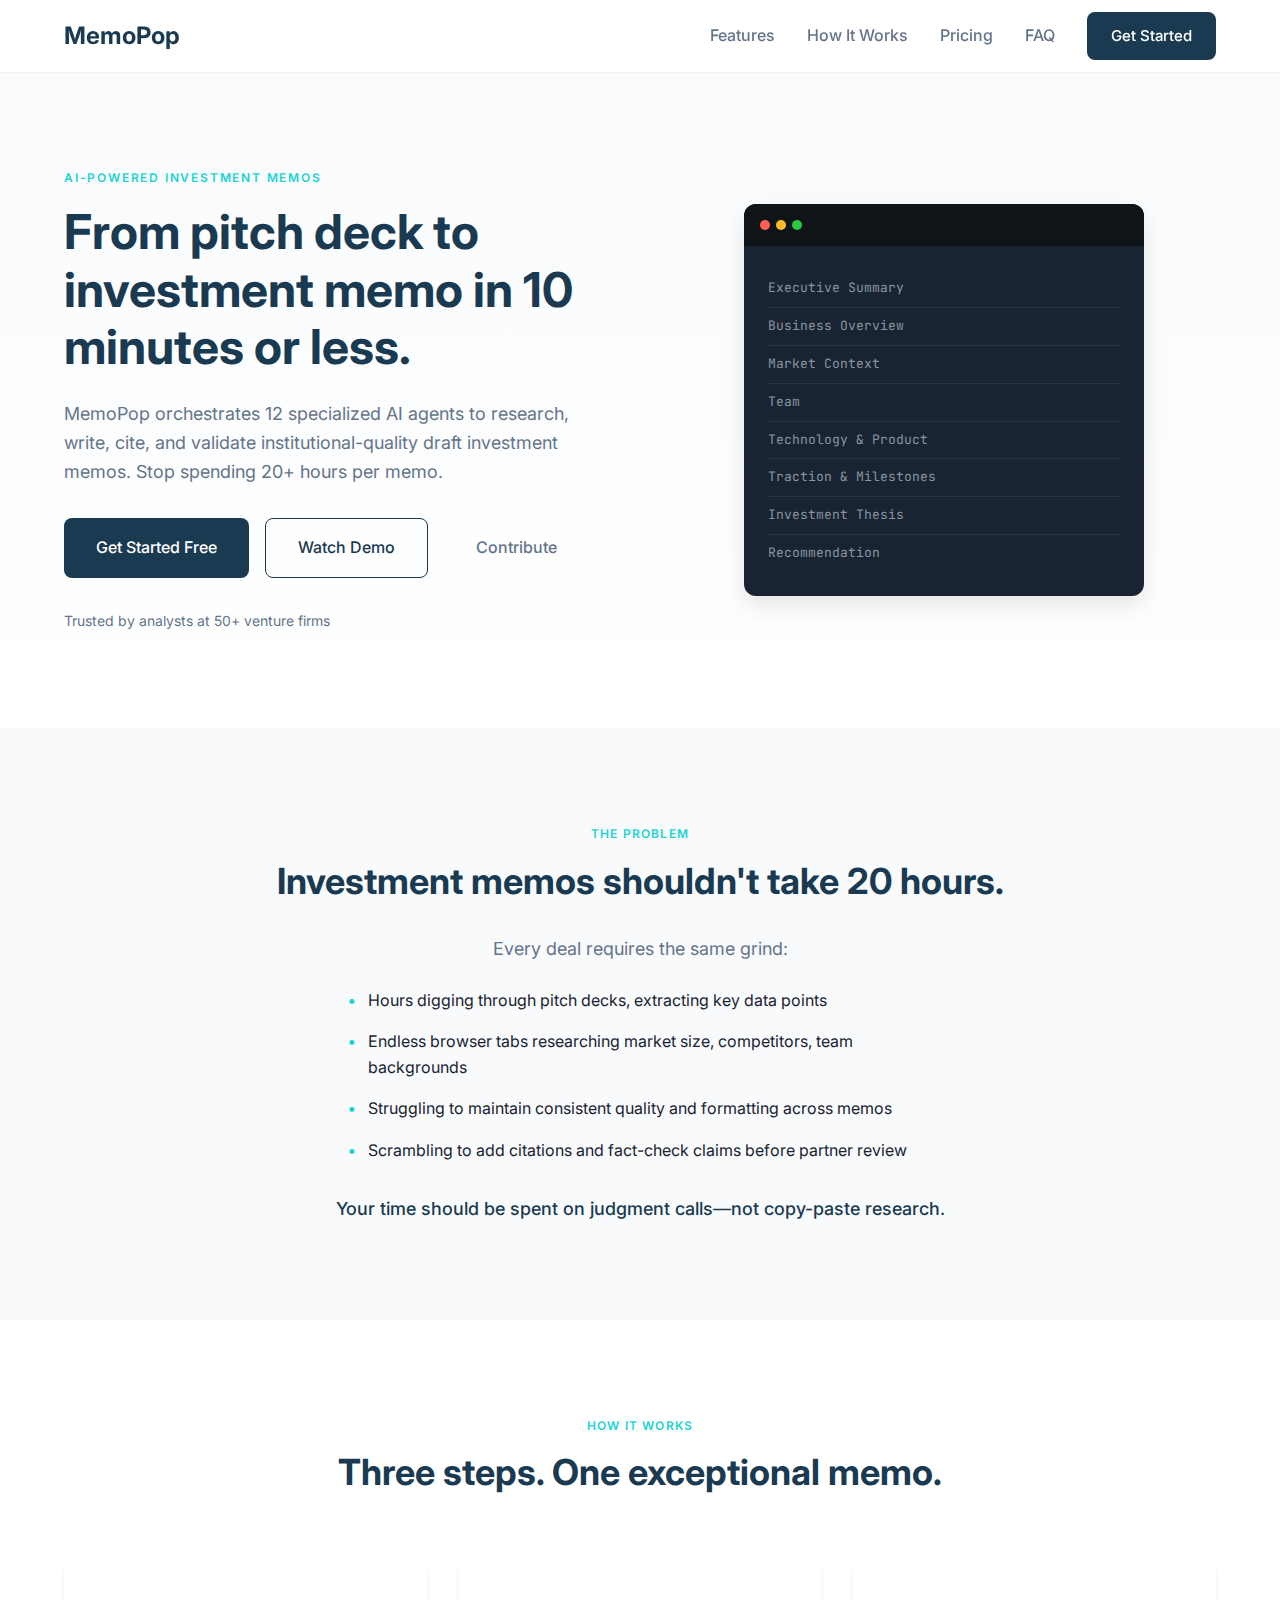
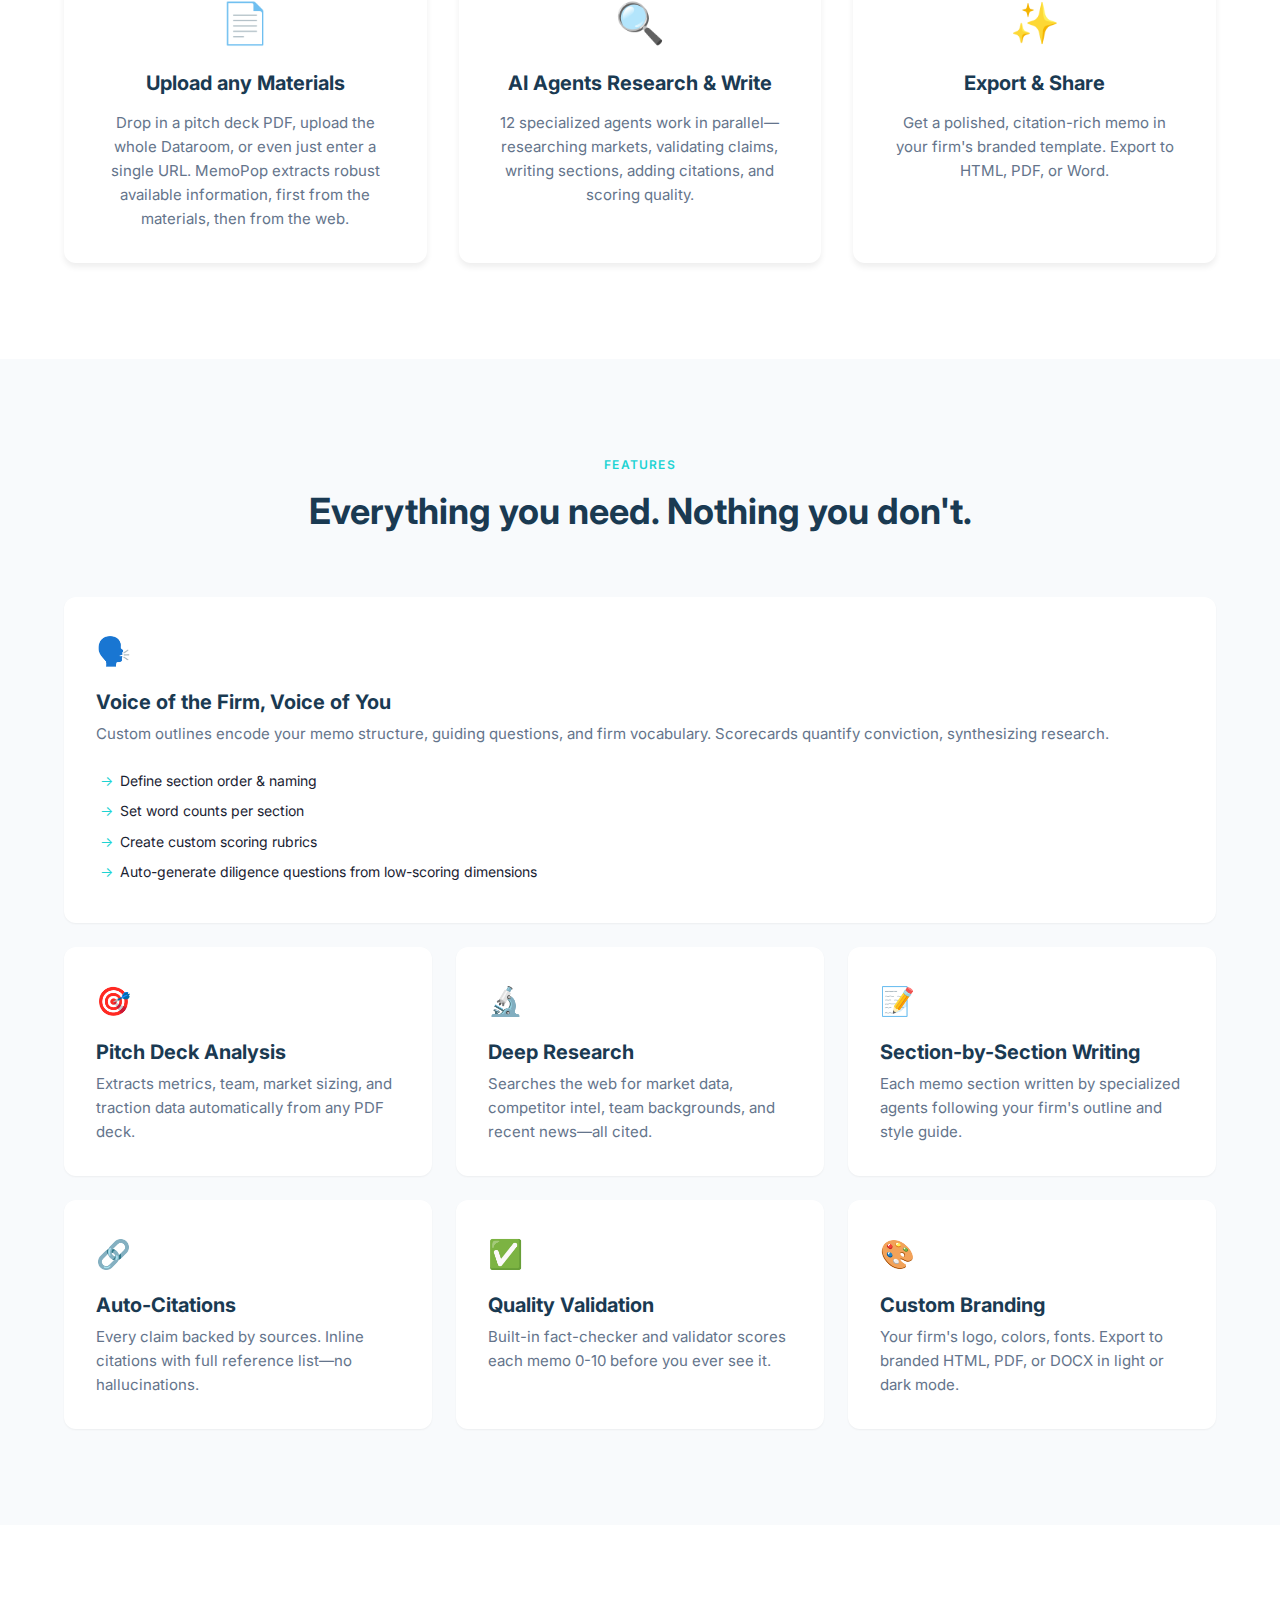
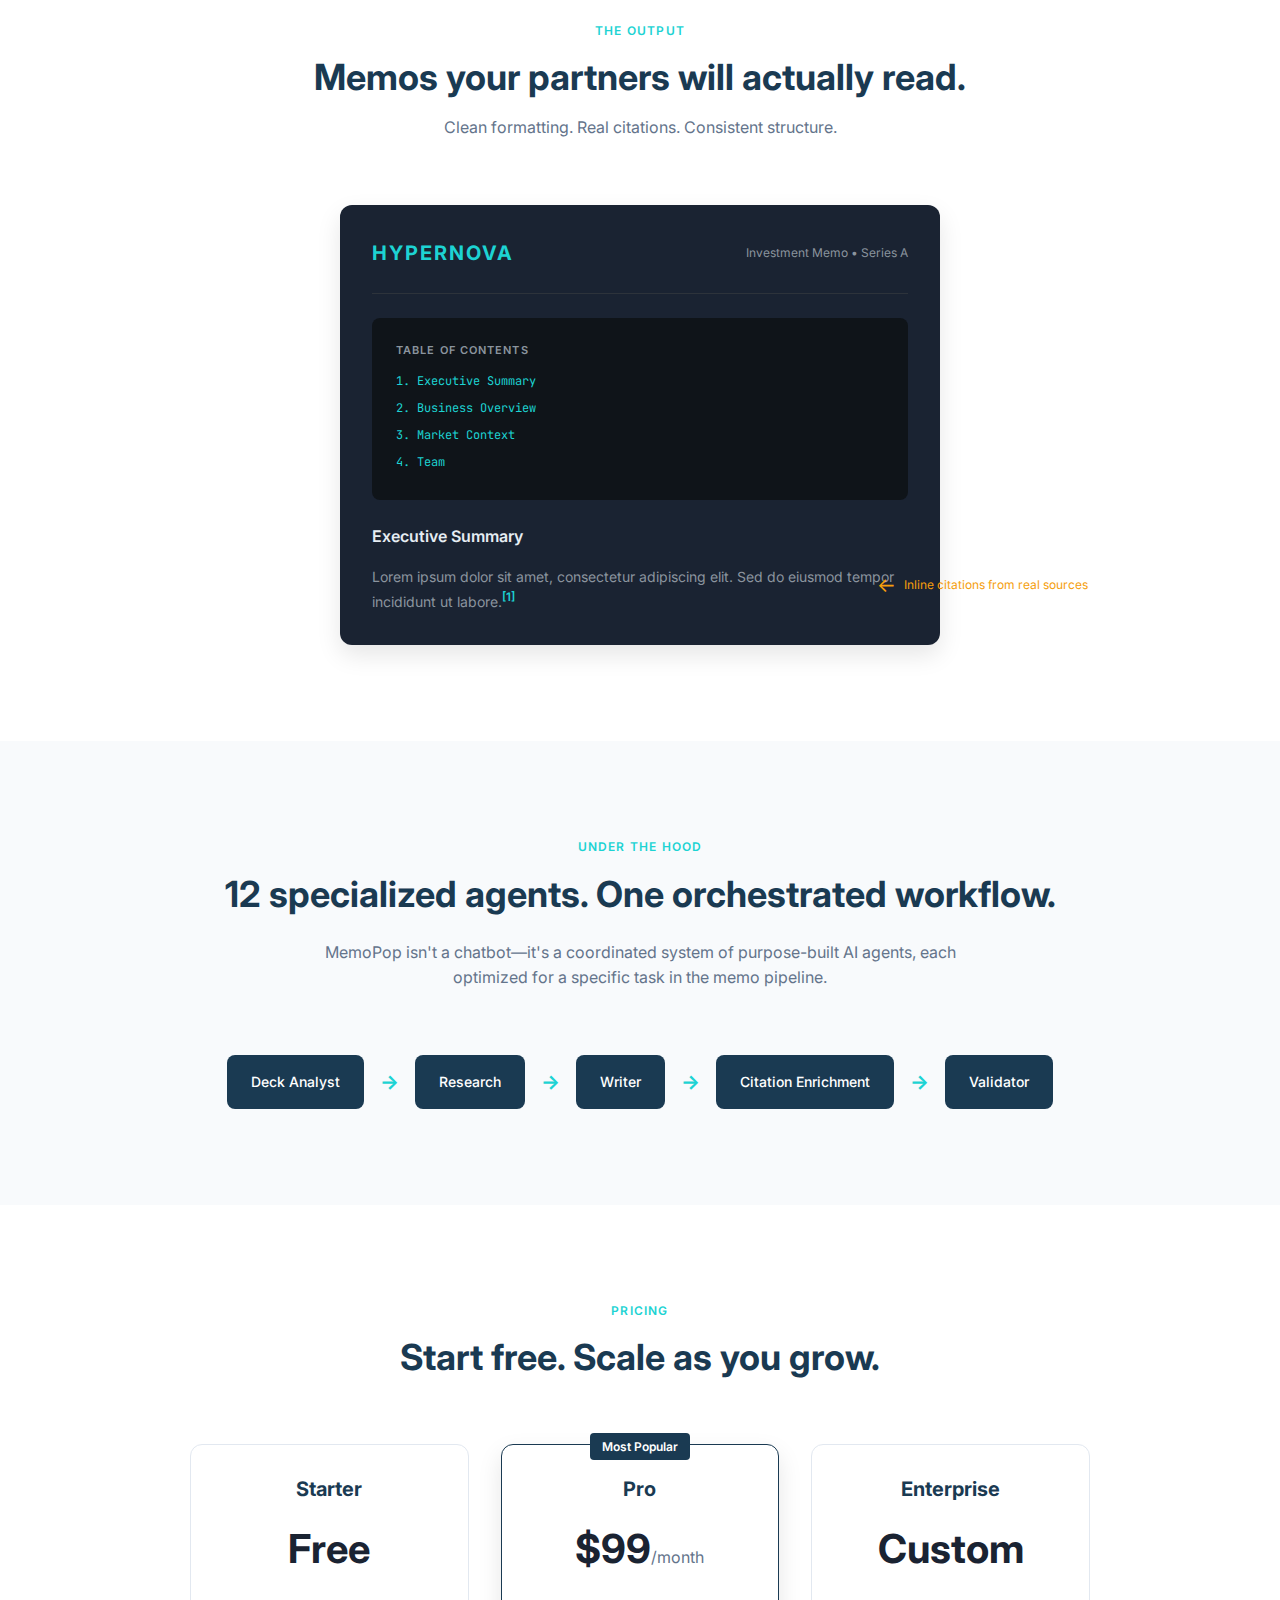
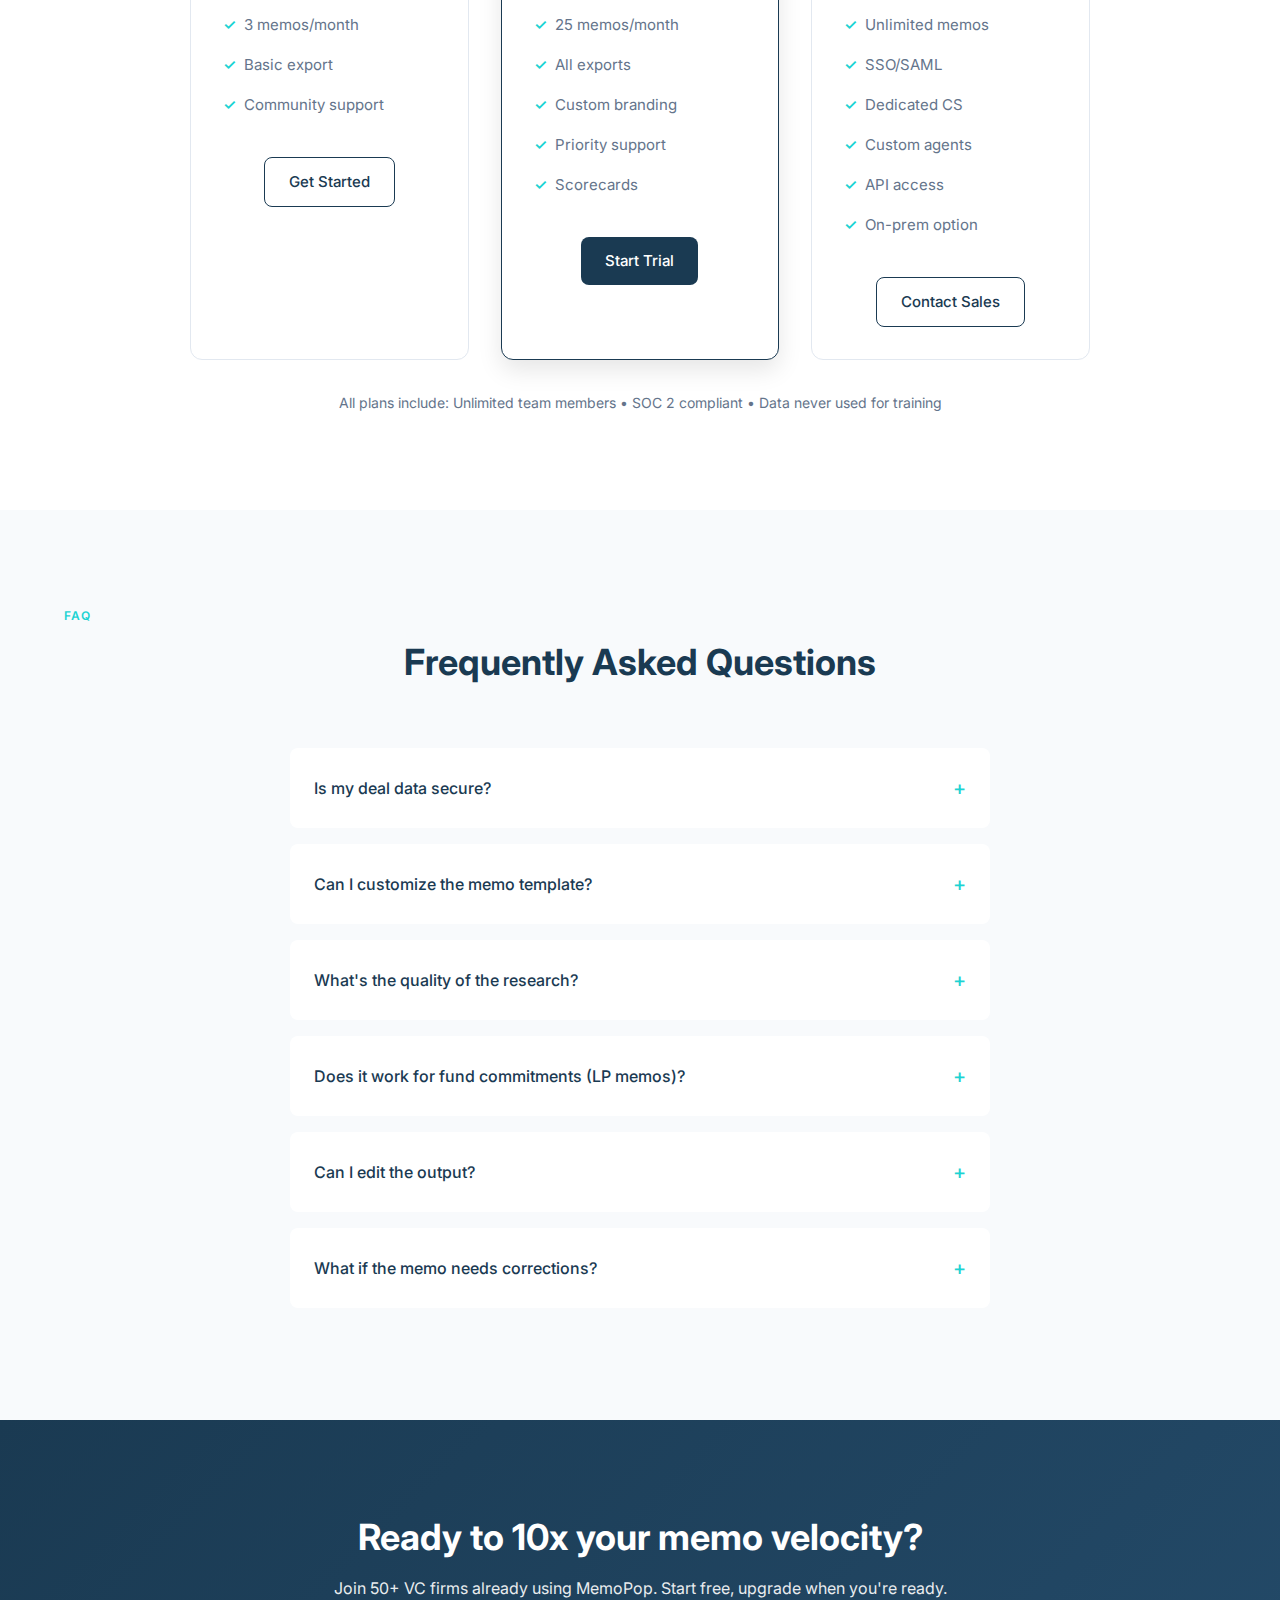
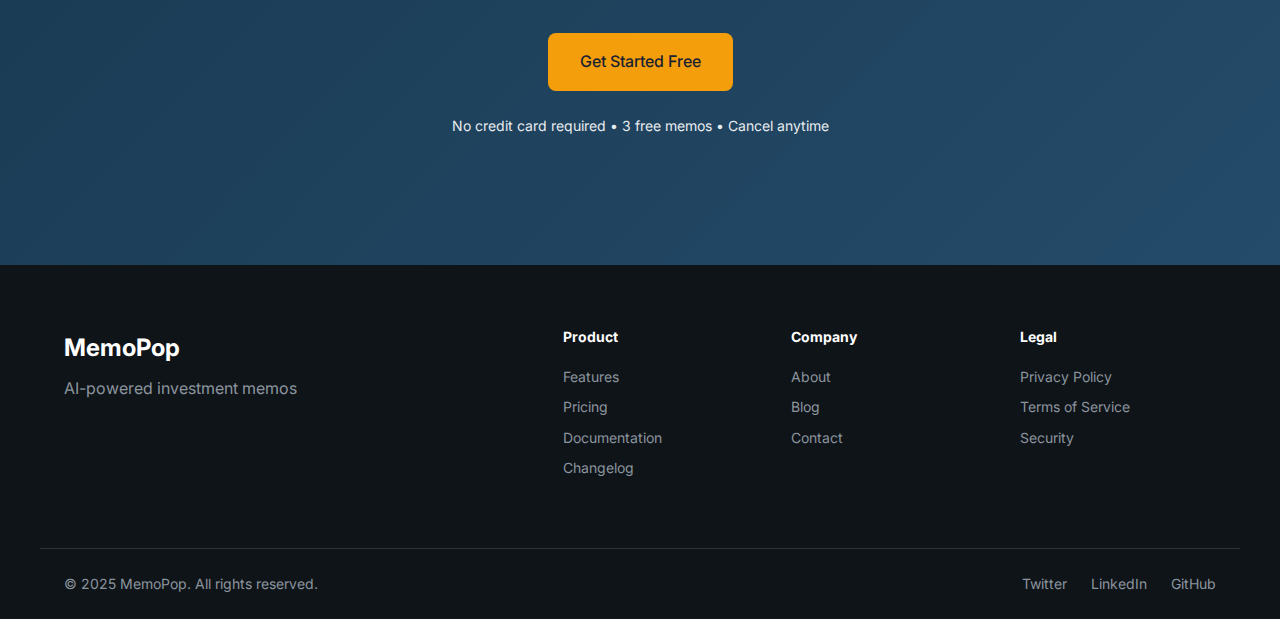
<file: docs/index.html>
<!DOCTYPE html>
<html lang="en">
<head>
  <meta charset="UTF-8">
  <meta name="viewport" content="width=device-width, initial-scale=1.0">
  <title>MemoPop - Investment memos that write themselves</title>
  <meta name="description" content="AI-powered investment memo generation for venture capital firms. From pitch deck to investment memo in 10 minutes.">
  <link rel="stylesheet" href="css/styles.css">
  <link rel="preconnect" href="https://fonts.googleapis.com">
  <link rel="preconnect" href="https://fonts.gstatic.com" crossorigin>
  <link href="https://fonts.googleapis.com/css2?family=Inter:wght@400;500;600;700&family=JetBrains+Mono:wght@400;500&display=swap" rel="stylesheet">
</head>
<body>
  <!-- Navigation -->
  <header class="header">
    <nav class="nav container">
      <a href="#" class="logo">MemoPop</a>
      <div class="nav-links">
        <a href="#features">Features</a>
        <a href="#how-it-works">How It Works</a>
        <a href="#pricing">Pricing</a>
        <a href="#faq">FAQ</a>
        <a href="#" class="btn btn-primary">Get Started</a>
      </div>
      <button class="mobile-menu-btn" aria-label="Toggle menu">
        <span></span>
        <span></span>
        <span></span>
      </button>
    </nav>
  </header>

  <main>
    <!-- Hero Section -->
    <section class="hero">
      <div class="container hero-content">
        <div class="hero-text">
          <p class="eyebrow">AI-POWERED INVESTMENT MEMOS</p>
          <h1>From pitch deck to investment memo in 10 minutes or less.</h1>
          <p class="subheadline">MemoPop orchestrates 12 specialized AI agents to research, write, cite, and validate institutional-quality draft investment memos. Stop spending 20+ hours per memo.</p>
          <div class="hero-ctas">
            <a href="#" class="btn btn-primary btn-large">Get Started Free</a>
            <a href="#" class="btn btn-secondary btn-large">Watch Demo</a>
            <a href="https://github.com/mpstaton/investment-memo-orchestrator" class="btn btn-ghost btn-large">Contribute</a>
          </div>
          <p class="social-proof">Trusted by analysts at 50+ venture firms</p>
        </div>
        <div class="hero-visual">
          <div class="memo-preview">
            <div class="preview-header">
              <span class="preview-dot"></span>
              <span class="preview-dot"></span>
              <span class="preview-dot"></span>
            </div>
            <div class="preview-content">
              <p class="preview-section">Executive Summary</p>
              <p class="preview-section">Business Overview</p>
              <p class="preview-section">Market Context</p>
              <p class="preview-section">Team</p>
              <p class="preview-section">Technology & Product</p>
              <p class="preview-section">Traction & Milestones</p>
              <p class="preview-section">Investment Thesis</p>
              <p class="preview-section">Recommendation</p>
            </div>
          </div>
        </div>
      </div>
    </section>

    <!-- Problem Section -->
    <section class="problem">
      <div class="container">
        <p class="section-label">THE PROBLEM</p>
        <h2>Investment memos shouldn't take 20 hours.</h2>
        <p class="problem-intro">Every deal requires the same grind:</p>
        <ul class="problem-list">
          <li>Hours digging through pitch decks, extracting key data points</li>
          <li>Endless browser tabs researching market size, competitors, team backgrounds</li>
          <li>Struggling to maintain consistent quality and formatting across memos</li>
          <li>Scrambling to add citations and fact-check claims before partner review</li>
        </ul>
        <p class="problem-conclusion">Your time should be spent on judgment calls—not copy-paste research.</p>
      </div>
    </section>

    <!-- How It Works Section -->
    <section id="how-it-works" class="how-it-works">
      <div class="container">
        <p class="section-label">HOW IT WORKS</p>
        <h2>Three steps. One exceptional memo.</h2>
        <div class="steps-grid">
          <div class="step">
            <div class="step-icon">📄</div>
            <h3>Upload any Materials</h3>
            <p>Drop in a pitch deck PDF, upload the whole Dataroom, or even just enter a single URL. MemoPop extracts robust available information, first from the materials, then from the web.</p>
          </div>
          <div class="step">
            <div class="step-icon">🔍</div>
            <h3>AI Agents Research & Write</h3>
            <p>12 specialized agents work in parallel—researching markets, validating claims, writing sections, adding citations, and scoring quality.</p>
          </div>
          <div class="step">
            <div class="step-icon">✨</div>
            <h3>Export & Share</h3>
            <p>Get a polished, citation-rich memo in your firm's branded template. Export to HTML, PDF, or Word.</p>
          </div>
        </div>
      </div>
    </section>

    <!-- Features Section -->
    <section id="features" class="features">
      <div class="container">
        <p class="section-label">FEATURES</p>
        <h2>Everything you need. Nothing you don't.</h2>
        <div class="features-grid">
          <div class="feature-card feature-card-large">
            <div class="feature-icon">🗣️</div>
            <h3>Voice of the Firm, Voice of You</h3>
            <p>Custom outlines encode your memo structure, guiding questions, and firm vocabulary. Scorecards quantify conviction, synthesizing research.</p>
            <ul class="feature-details">
              <li>Define section order & naming</li>
              <li>Set word counts per section</li>
              <li>Create custom scoring rubrics</li>
              <li>Auto-generate diligence questions from low-scoring dimensions</li>
            </ul>
          </div>
          <div class="feature-card">
            <div class="feature-icon">🎯</div>
            <h3>Pitch Deck Analysis</h3>
            <p>Extracts metrics, team, market sizing, and traction data automatically from any PDF deck.</p>
          </div>
          <div class="feature-card">
            <div class="feature-icon">🔬</div>
            <h3>Deep Research</h3>
            <p>Searches the web for market data, competitor intel, team backgrounds, and recent news—all cited.</p>
          </div>
          <div class="feature-card">
            <div class="feature-icon">📝</div>
            <h3>Section-by-Section Writing</h3>
            <p>Each memo section written by specialized agents following your firm's outline and style guide.</p>
          </div>
          <div class="feature-card">
            <div class="feature-icon">🔗</div>
            <h3>Auto-Citations</h3>
            <p>Every claim backed by sources. Inline citations with full reference list—no hallucinations.</p>
          </div>
          <div class="feature-card">
            <div class="feature-icon">✅</div>
            <h3>Quality Validation</h3>
            <p>Built-in fact-checker and validator scores each memo 0-10 before you ever see it.</p>
          </div>
          <div class="feature-card">
            <div class="feature-icon">🎨</div>
            <h3>Custom Branding</h3>
            <p>Your firm's logo, colors, fonts. Export to branded HTML, PDF, or DOCX in light or dark mode.</p>
          </div>
        </div>
      </div>
    </section>

    <!-- Output Showcase Section -->
    <section class="output-showcase">
      <div class="container">
        <p class="section-label">THE OUTPUT</p>
        <h2>Memos your partners will actually read.</h2>
        <p class="showcase-subheadline">Clean formatting. Real citations. Consistent structure.</p>
        <div class="showcase-visual">
          <div class="memo-mockup">
            <div class="mockup-header">
              <div class="mockup-logo">HYPERNOVA</div>
              <div class="mockup-meta">Investment Memo • Series A</div>
            </div>
            <div class="mockup-toc">
              <p class="mockup-toc-title">Table of Contents</p>
              <p class="mockup-toc-item">1. Executive Summary</p>
              <p class="mockup-toc-item">2. Business Overview</p>
              <p class="mockup-toc-item">3. Market Context</p>
              <p class="mockup-toc-item">4. Team</p>
            </div>
            <div class="mockup-content">
              <p class="mockup-section-title">Executive Summary</p>
              <p class="mockup-text">Lorem ipsum dolor sit amet, consectetur adipiscing elit. Sed do eiusmod tempor incididunt ut labore.<sup>[1]</sup></p>
              <p class="mockup-callout">
                <span class="callout-arrow">←</span>
                <span class="callout-text">Inline citations from real sources</span>
              </p>
            </div>
          </div>
        </div>
      </div>
    </section>

    <!-- Agent Architecture Section -->
    <section class="architecture">
      <div class="container">
        <p class="section-label">UNDER THE HOOD</p>
        <h2>12 specialized agents. One orchestrated workflow.</h2>
        <p class="architecture-intro">MemoPop isn't a chatbot—it's a coordinated system of purpose-built AI agents, each optimized for a specific task in the memo pipeline.</p>
        <div class="agent-flow">
          <div class="agent">Deck Analyst</div>
          <div class="agent-arrow">→</div>
          <div class="agent">Research</div>
          <div class="agent-arrow">→</div>
          <div class="agent">Writer</div>
          <div class="agent-arrow">→</div>
          <div class="agent">Citation Enrichment</div>
          <div class="agent-arrow">→</div>
          <div class="agent">Validator</div>
        </div>
      </div>
    </section>

    <!-- Pricing Section -->
    <section id="pricing" class="pricing">
      <div class="container">
        <p class="section-label">PRICING</p>
        <h2>Start free. Scale as you grow.</h2>
        <div class="pricing-grid">
          <div class="pricing-card">
            <h3>Starter</h3>
            <p class="price">Free</p>
            <ul class="pricing-features">
              <li>3 memos/month</li>
              <li>Basic export</li>
              <li>Community support</li>
            </ul>
            <a href="#" class="btn btn-secondary">Get Started</a>
          </div>
          <div class="pricing-card pricing-card-featured">
            <div class="pricing-badge">Most Popular</div>
            <h3>Pro</h3>
            <p class="price">$99<span>/month</span></p>
            <ul class="pricing-features">
              <li>25 memos/month</li>
              <li>All exports</li>
              <li>Custom branding</li>
              <li>Priority support</li>
              <li>Scorecards</li>
            </ul>
            <a href="#" class="btn btn-primary">Start Trial</a>
          </div>
          <div class="pricing-card">
            <h3>Enterprise</h3>
            <p class="price">Custom</p>
            <ul class="pricing-features">
              <li>Unlimited memos</li>
              <li>SSO/SAML</li>
              <li>Dedicated CS</li>
              <li>Custom agents</li>
              <li>API access</li>
              <li>On-prem option</li>
            </ul>
            <a href="#" class="btn btn-secondary">Contact Sales</a>
          </div>
        </div>
        <p class="pricing-note">All plans include: Unlimited team members • SOC 2 compliant • Data never used for training</p>
      </div>
    </section>

    <!-- FAQ Section -->
    <section id="faq" class="faq">
      <div class="container">
        <p class="section-label">FAQ</p>
        <h2>Frequently Asked Questions</h2>
        <div class="faq-list">
          <details class="faq-item">
            <summary>Is my deal data secure?</summary>
            <p>Yes. We're SOC 2 Type II compliant. Your data is encrypted at rest and in transit, never used for model training, and you can delete it at any time.</p>
          </details>
          <details class="faq-item">
            <summary>Can I customize the memo template?</summary>
            <p>Absolutely. Define your own outline, section structure, guiding questions, and firm vocabulary. Upload your brand assets for consistent exports.</p>
          </details>
          <details class="faq-item">
            <summary>What's the quality of the research?</summary>
            <p>We use Perplexity and Tavily for real-time web research, with automatic citation verification. Every claim links to its source.</p>
          </details>
          <details class="faq-item">
            <summary>Does it work for fund commitments (LP memos)?</summary>
            <p>Yes. MemoPop supports both direct investment memos and fund/LP commitment memos with different templates and evaluation criteria.</p>
          </details>
          <details class="faq-item">
            <summary>Can I edit the output?</summary>
            <p>Yes. Export to Markdown, HTML, PDF, or DOCX. Edit in any tool you prefer, or use our improvement CLI to refine specific sections.</p>
          </details>
          <details class="faq-item">
            <summary>What if the memo needs corrections?</summary>
            <p>Use our corrections workflow to fix inaccuracies, add missing information, or adjust narrative tone—then regenerate cleanly.</p>
          </details>
        </div>
      </div>
    </section>

    <!-- Final CTA Section -->
    <section class="final-cta">
      <div class="container">
        <h2>Ready to 10x your memo velocity?</h2>
        <p>Join 50+ VC firms already using MemoPop. Start free, upgrade when you're ready.</p>
        <a href="#" class="btn btn-accent btn-large">Get Started Free</a>
        <p class="cta-note">No credit card required • 3 free memos • Cancel anytime</p>
      </div>
    </section>
  </main>

  <!-- Footer -->
  <footer class="footer">
    <div class="container footer-content">
      <div class="footer-brand">
        <p class="logo">MemoPop</p>
        <p>AI-powered investment memos</p>
      </div>
      <div class="footer-links">
        <div class="footer-column">
          <h4>Product</h4>
          <a href="#features">Features</a>
          <a href="#pricing">Pricing</a>
          <a href="#">Documentation</a>
          <a href="#">Changelog</a>
        </div>
        <div class="footer-column">
          <h4>Company</h4>
          <a href="#">About</a>
          <a href="#">Blog</a>
          <a href="#">Contact</a>
        </div>
        <div class="footer-column">
          <h4>Legal</h4>
          <a href="#">Privacy Policy</a>
          <a href="#">Terms of Service</a>
          <a href="#">Security</a>
        </div>
      </div>
    </div>
    <div class="footer-bottom container">
      <p>© 2025 MemoPop. All rights reserved.</p>
      <div class="footer-social">
        <a href="#" aria-label="Twitter">Twitter</a>
        <a href="#" aria-label="LinkedIn">LinkedIn</a>
        <a href="https://github.com/mpstaton/investment-memo-orchestrator" aria-label="GitHub">GitHub</a>
      </div>
    </div>
  </footer>

  <script src="js/main.js"></script>
</body>
</html>
</file>
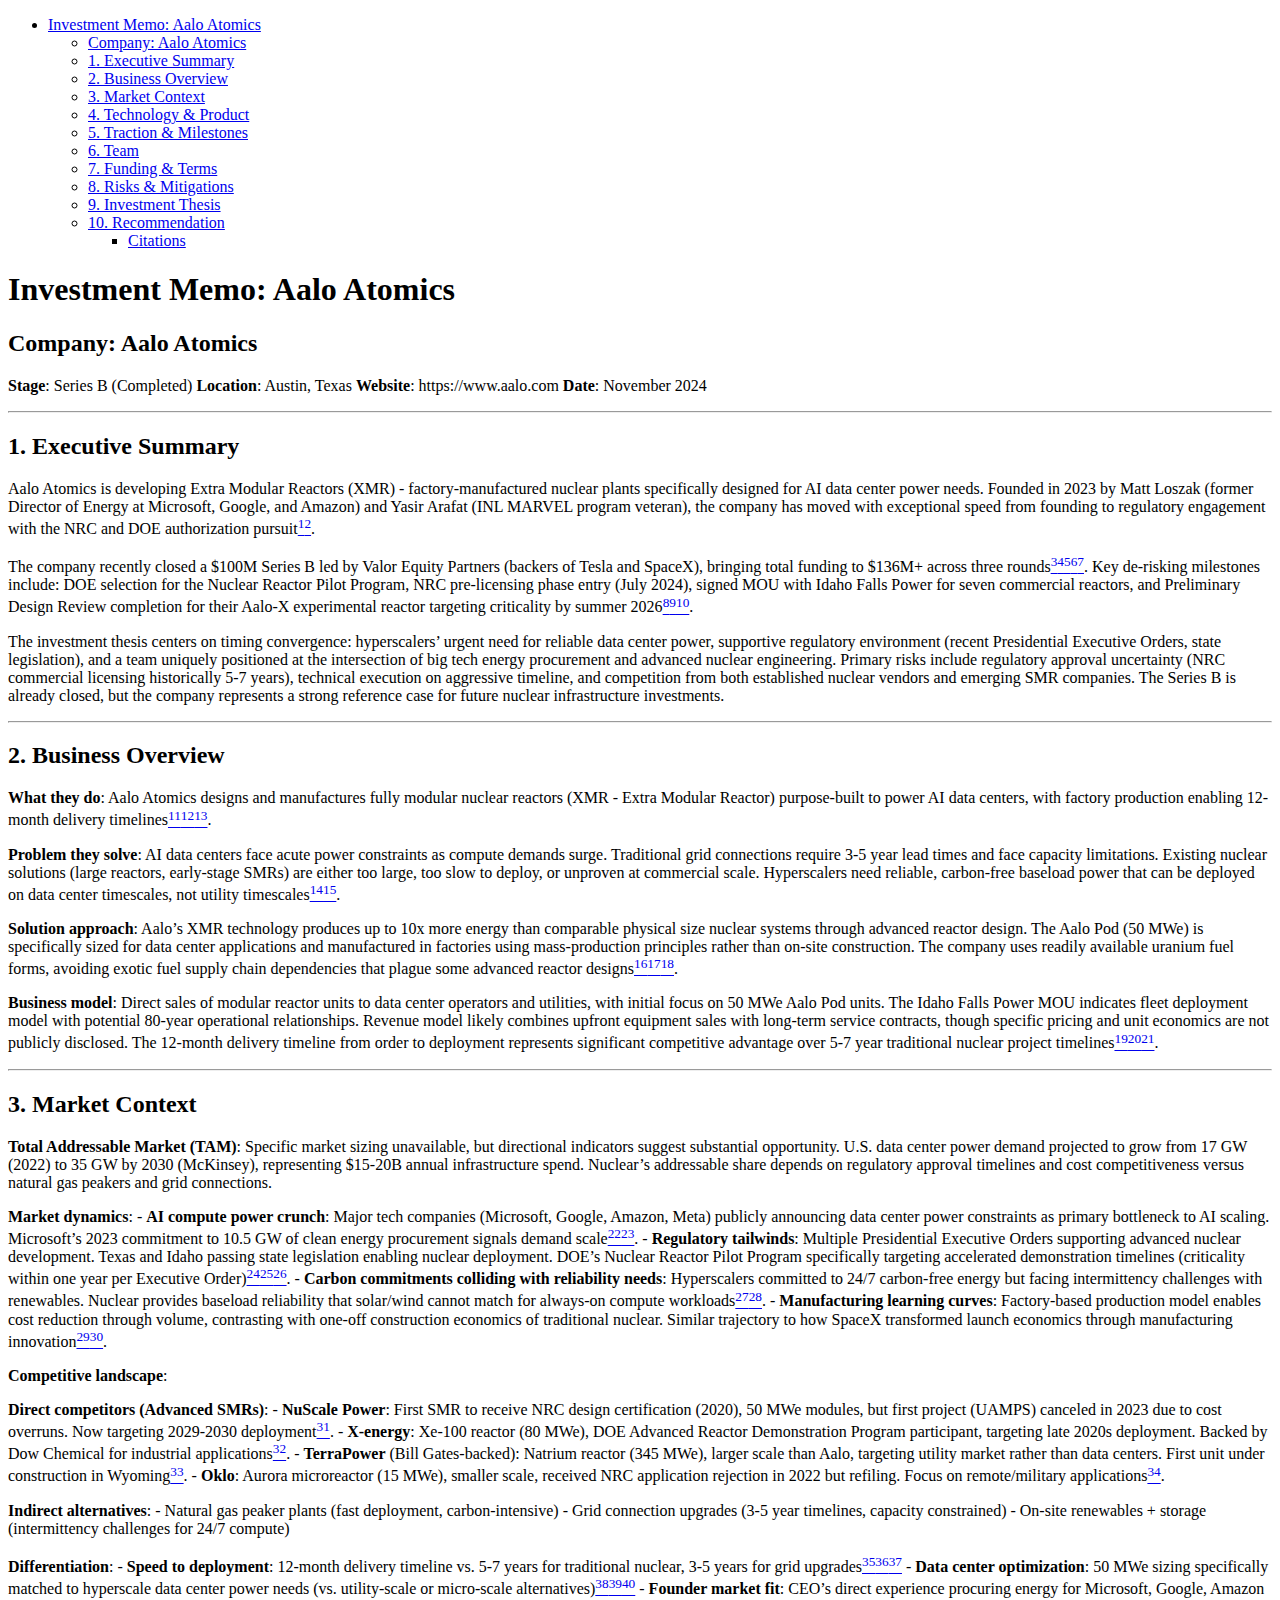
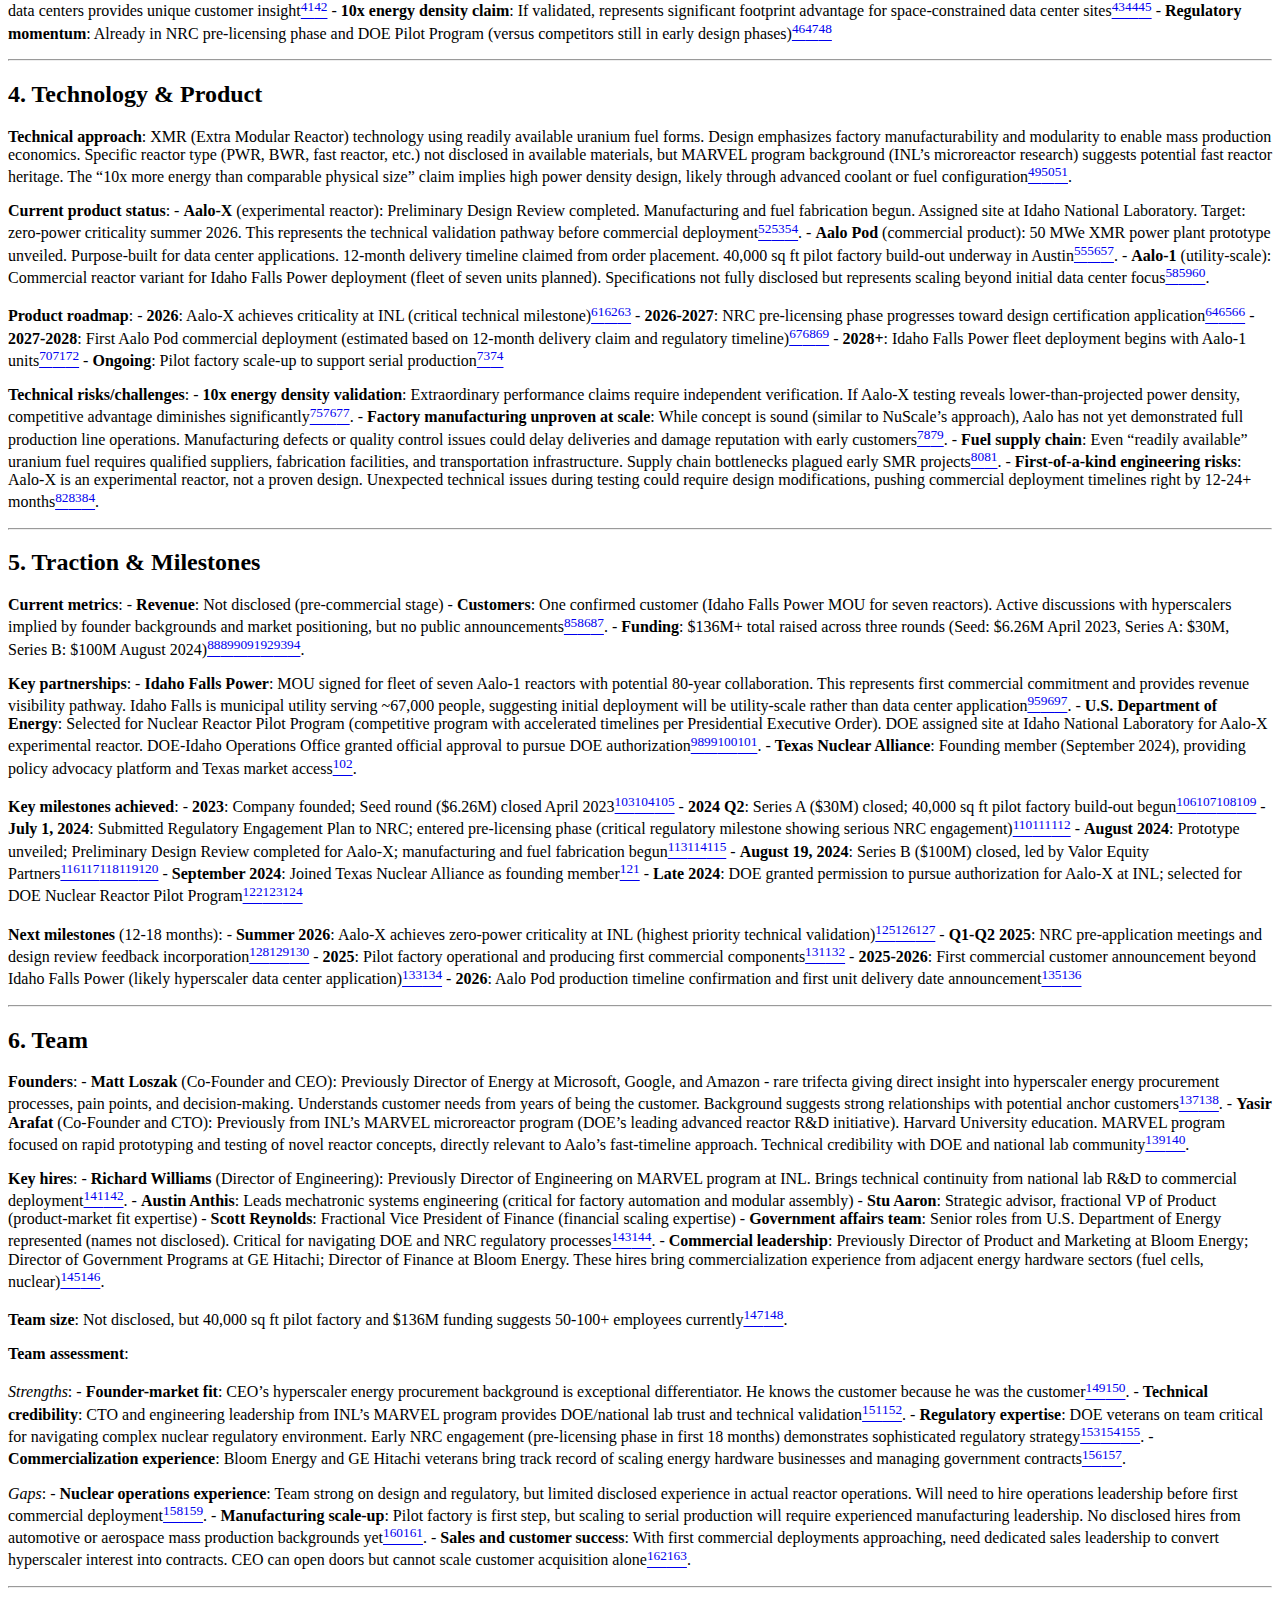
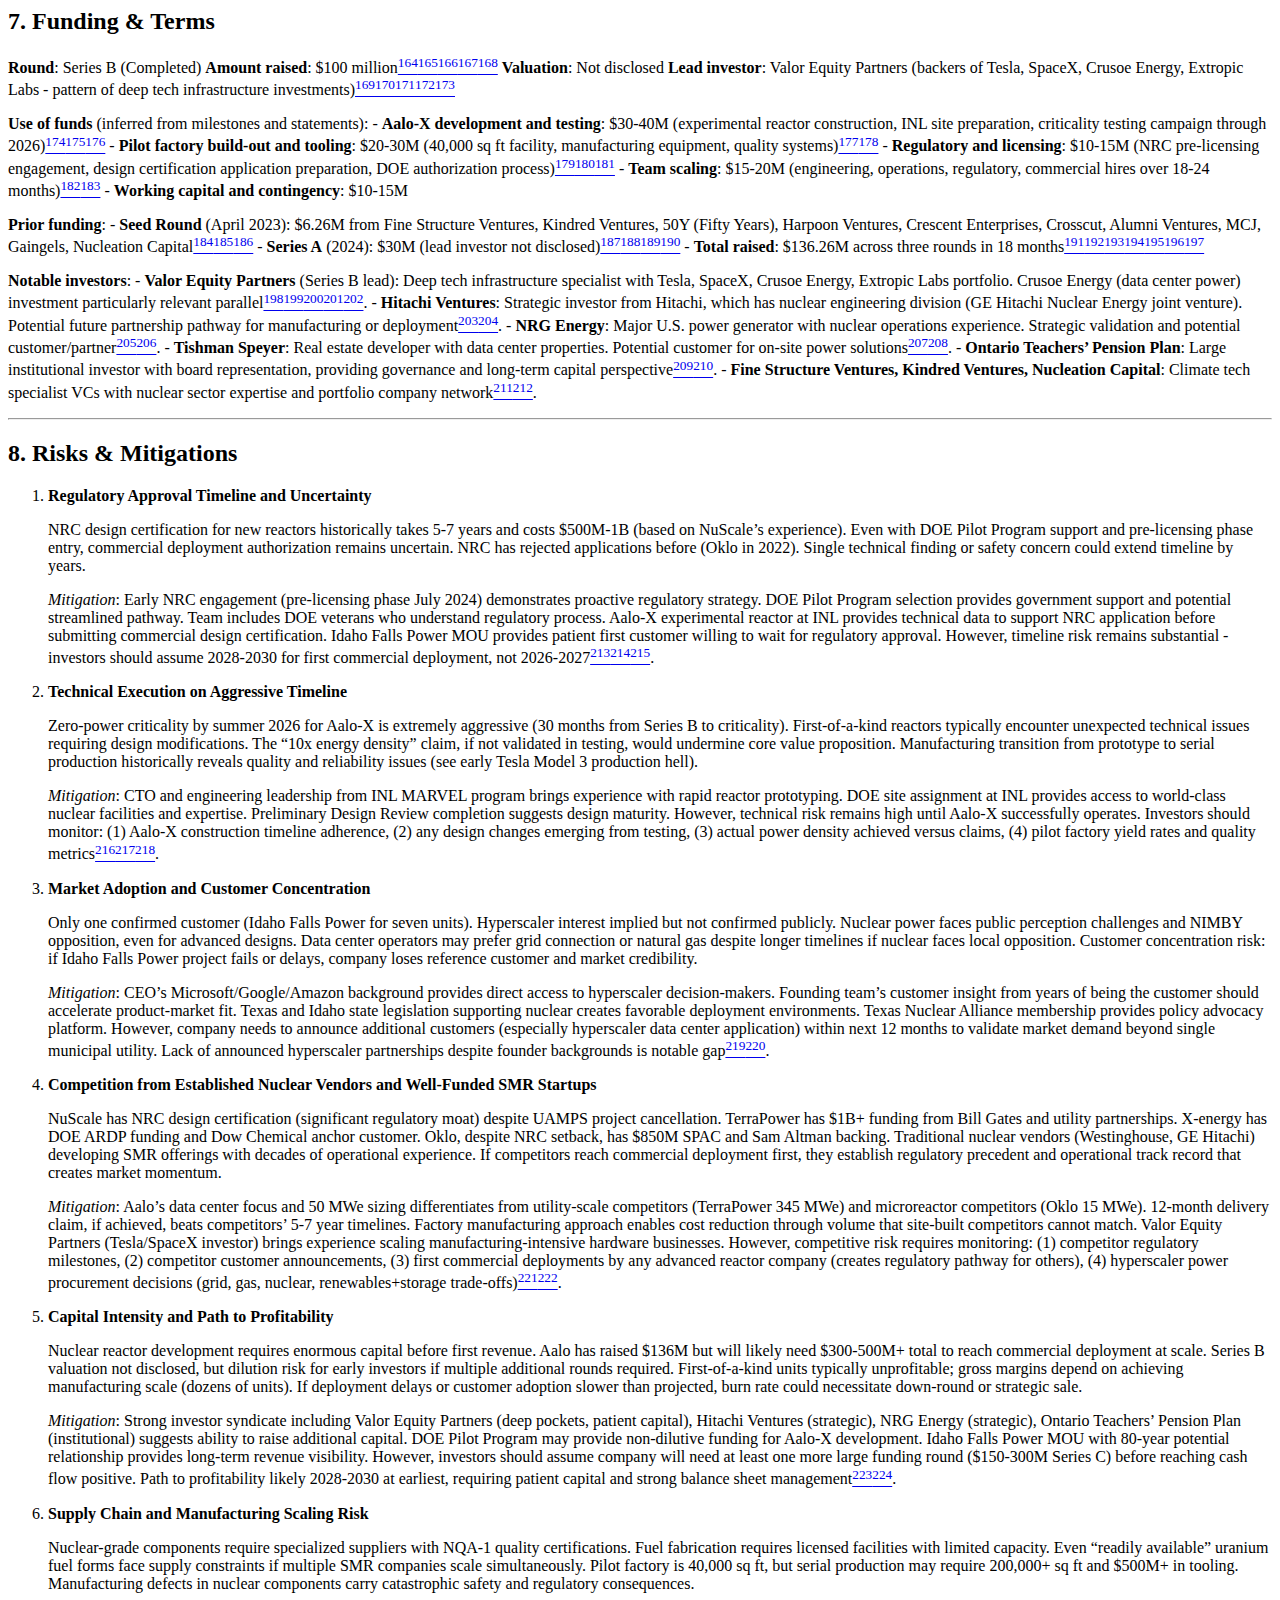
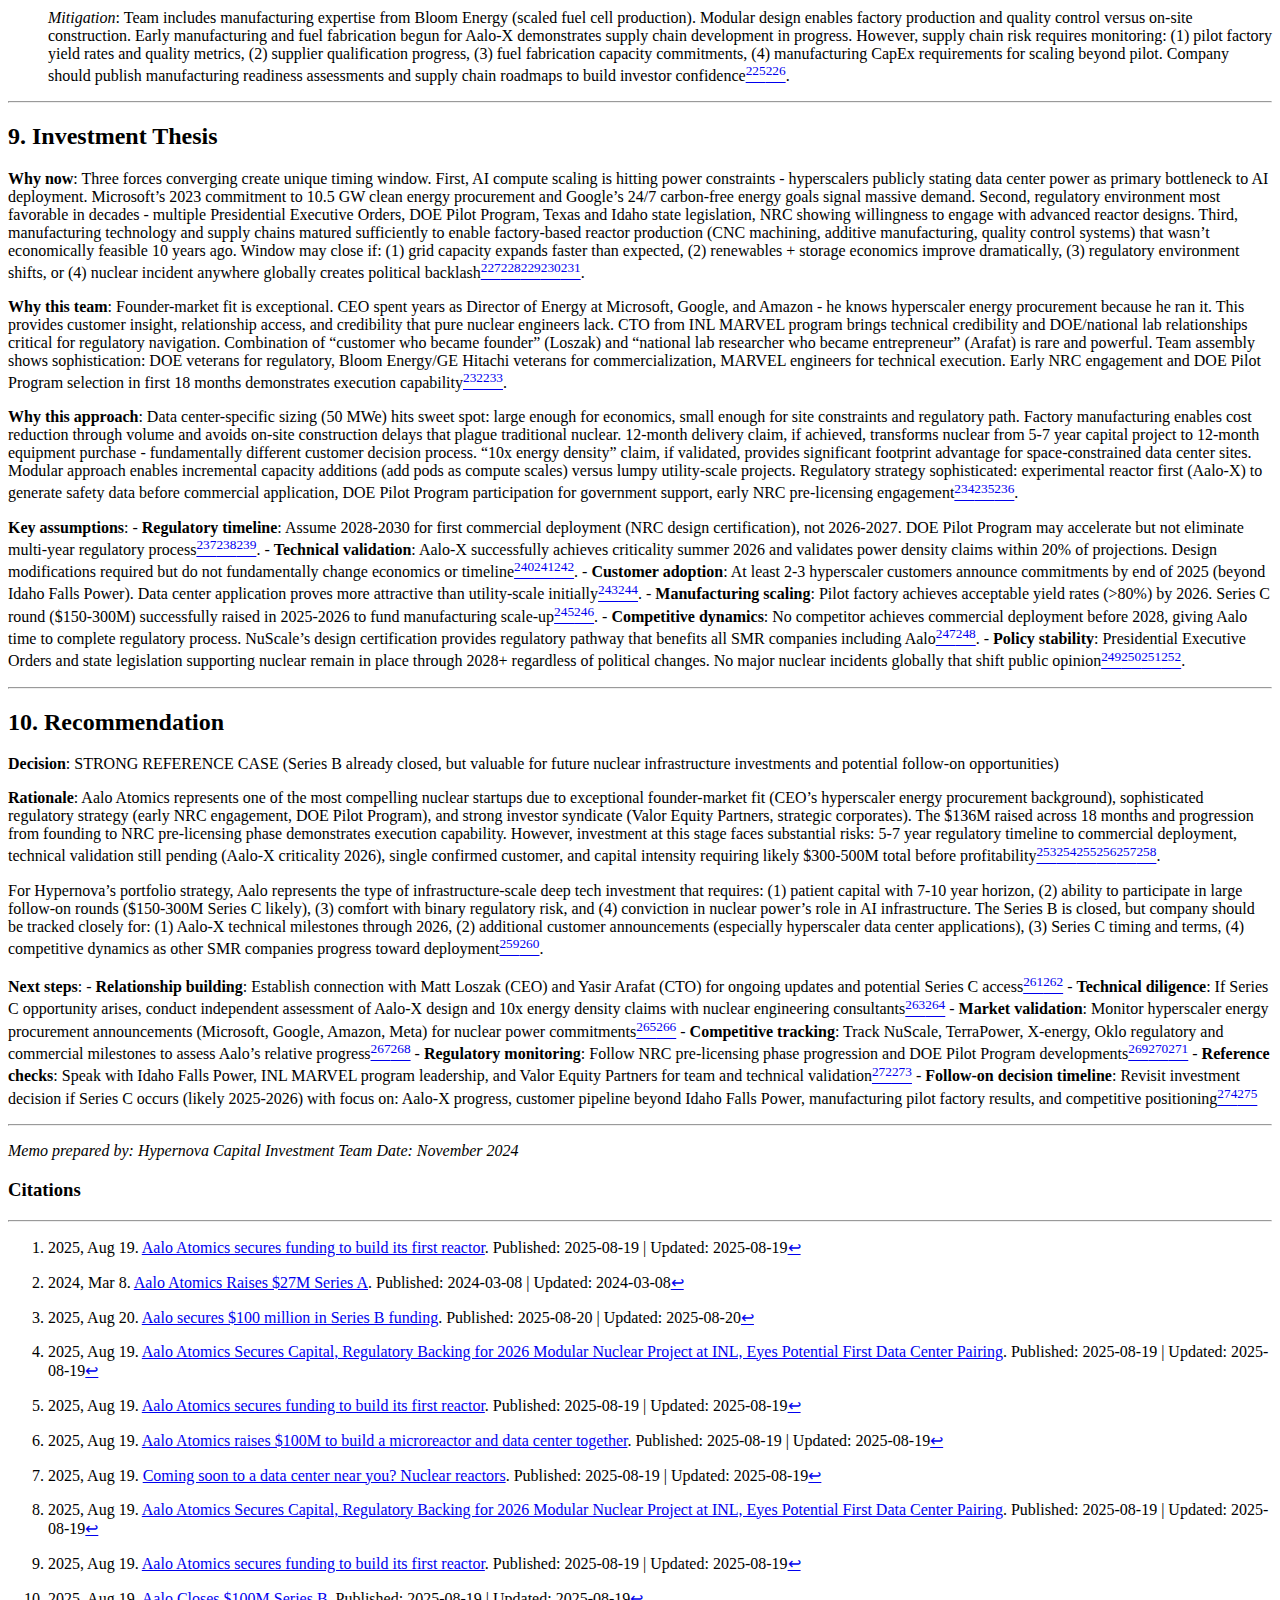
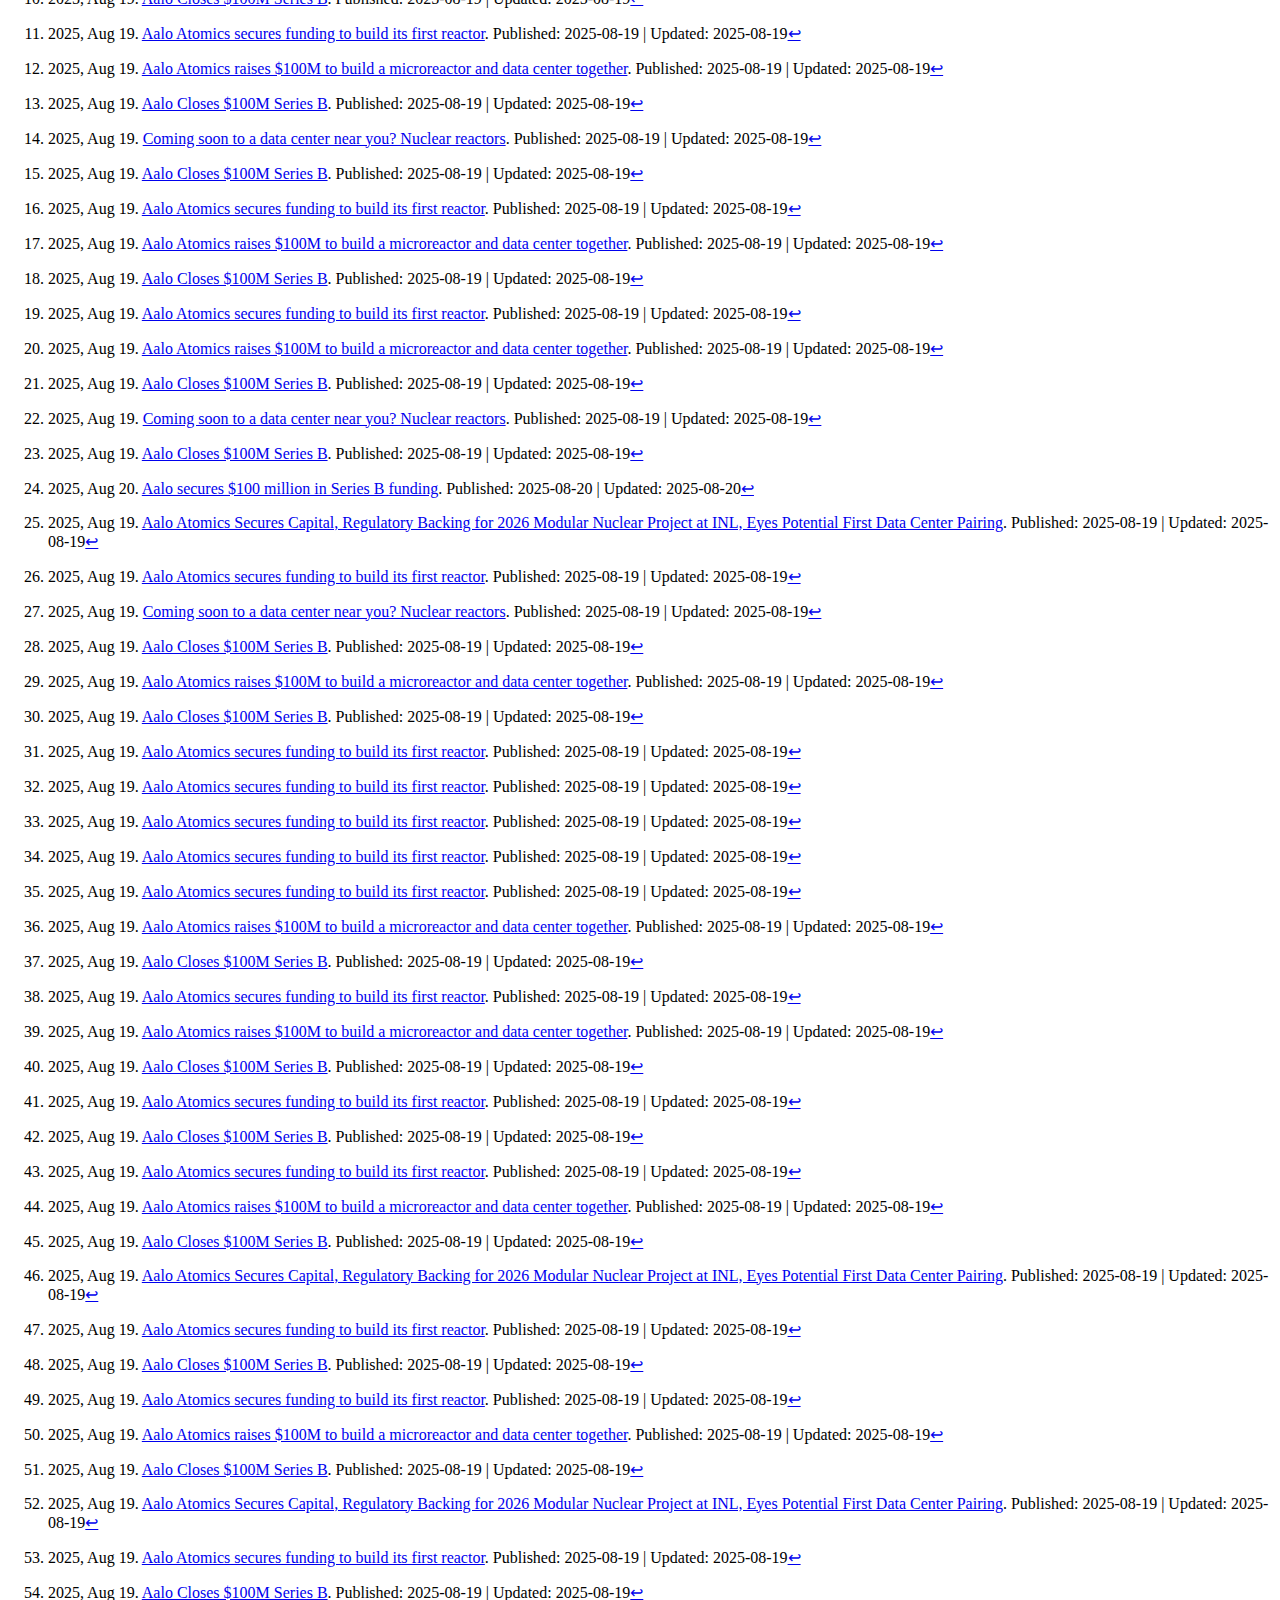
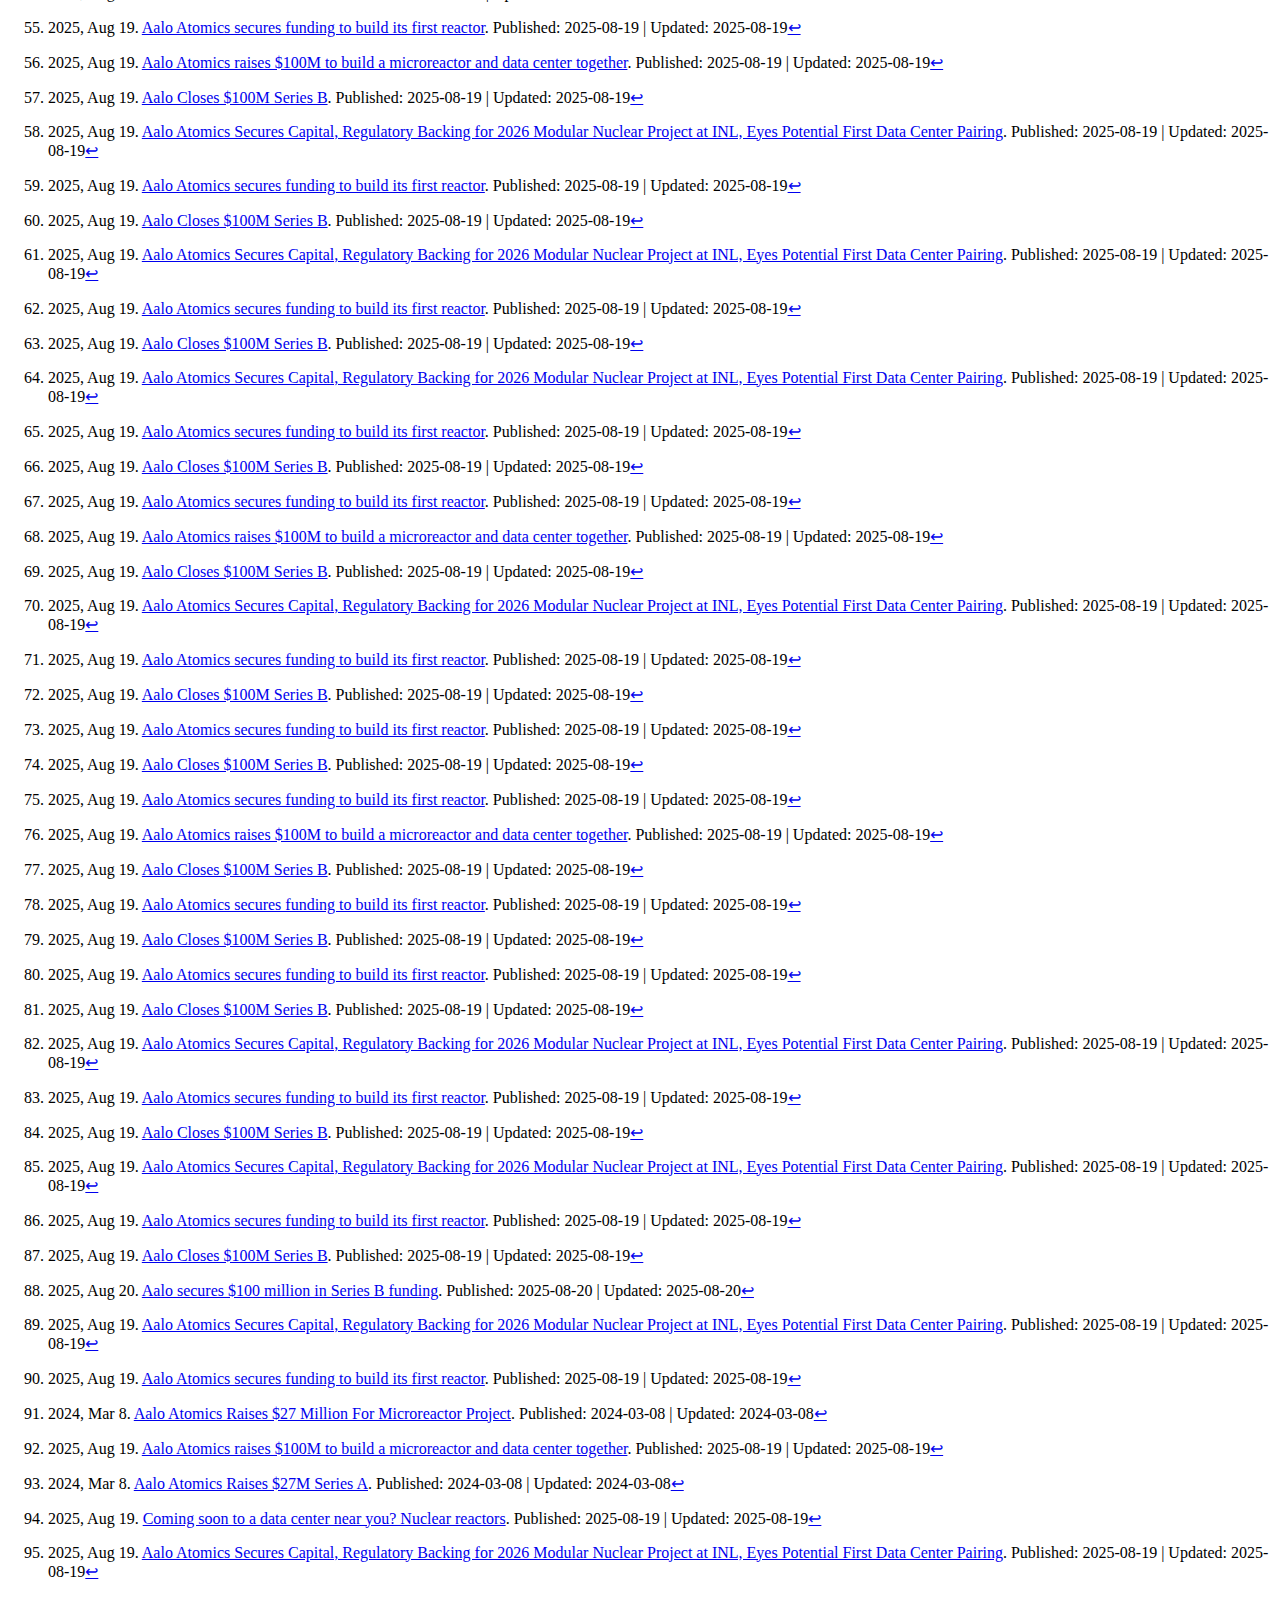
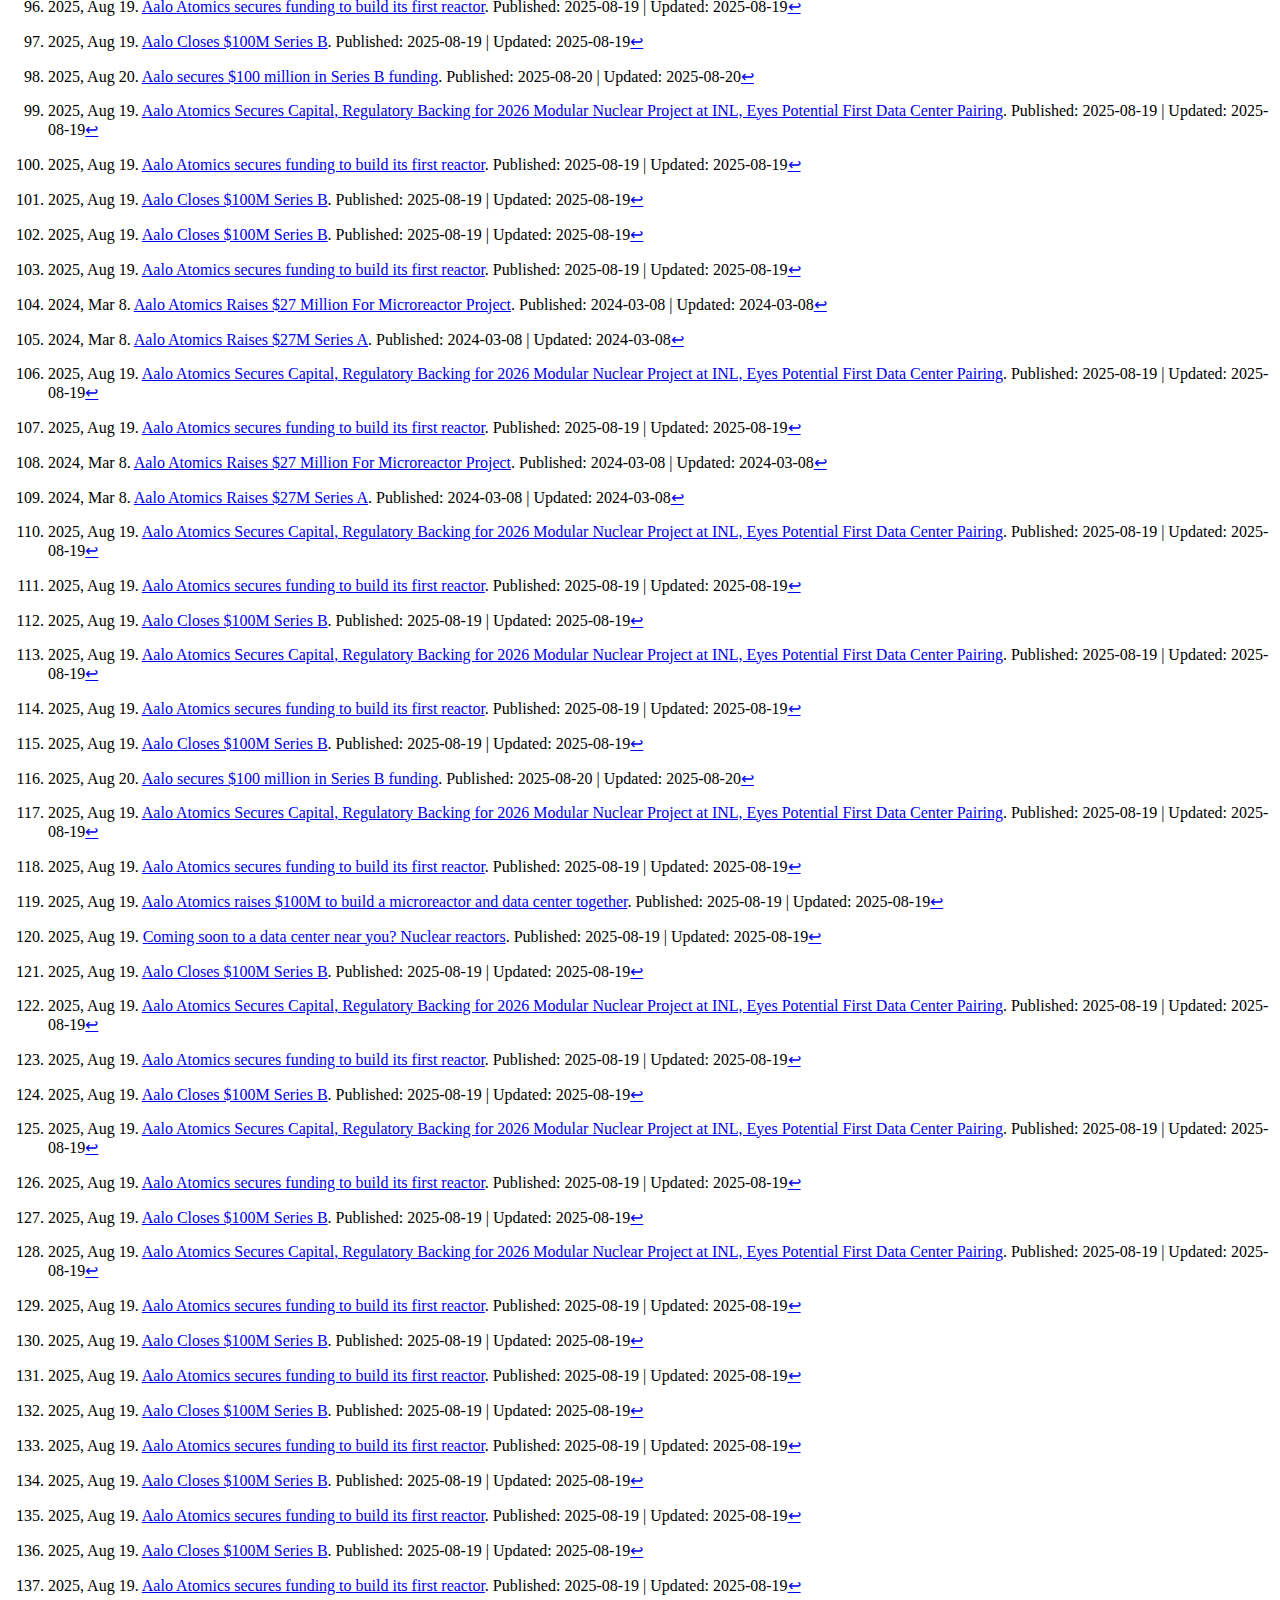
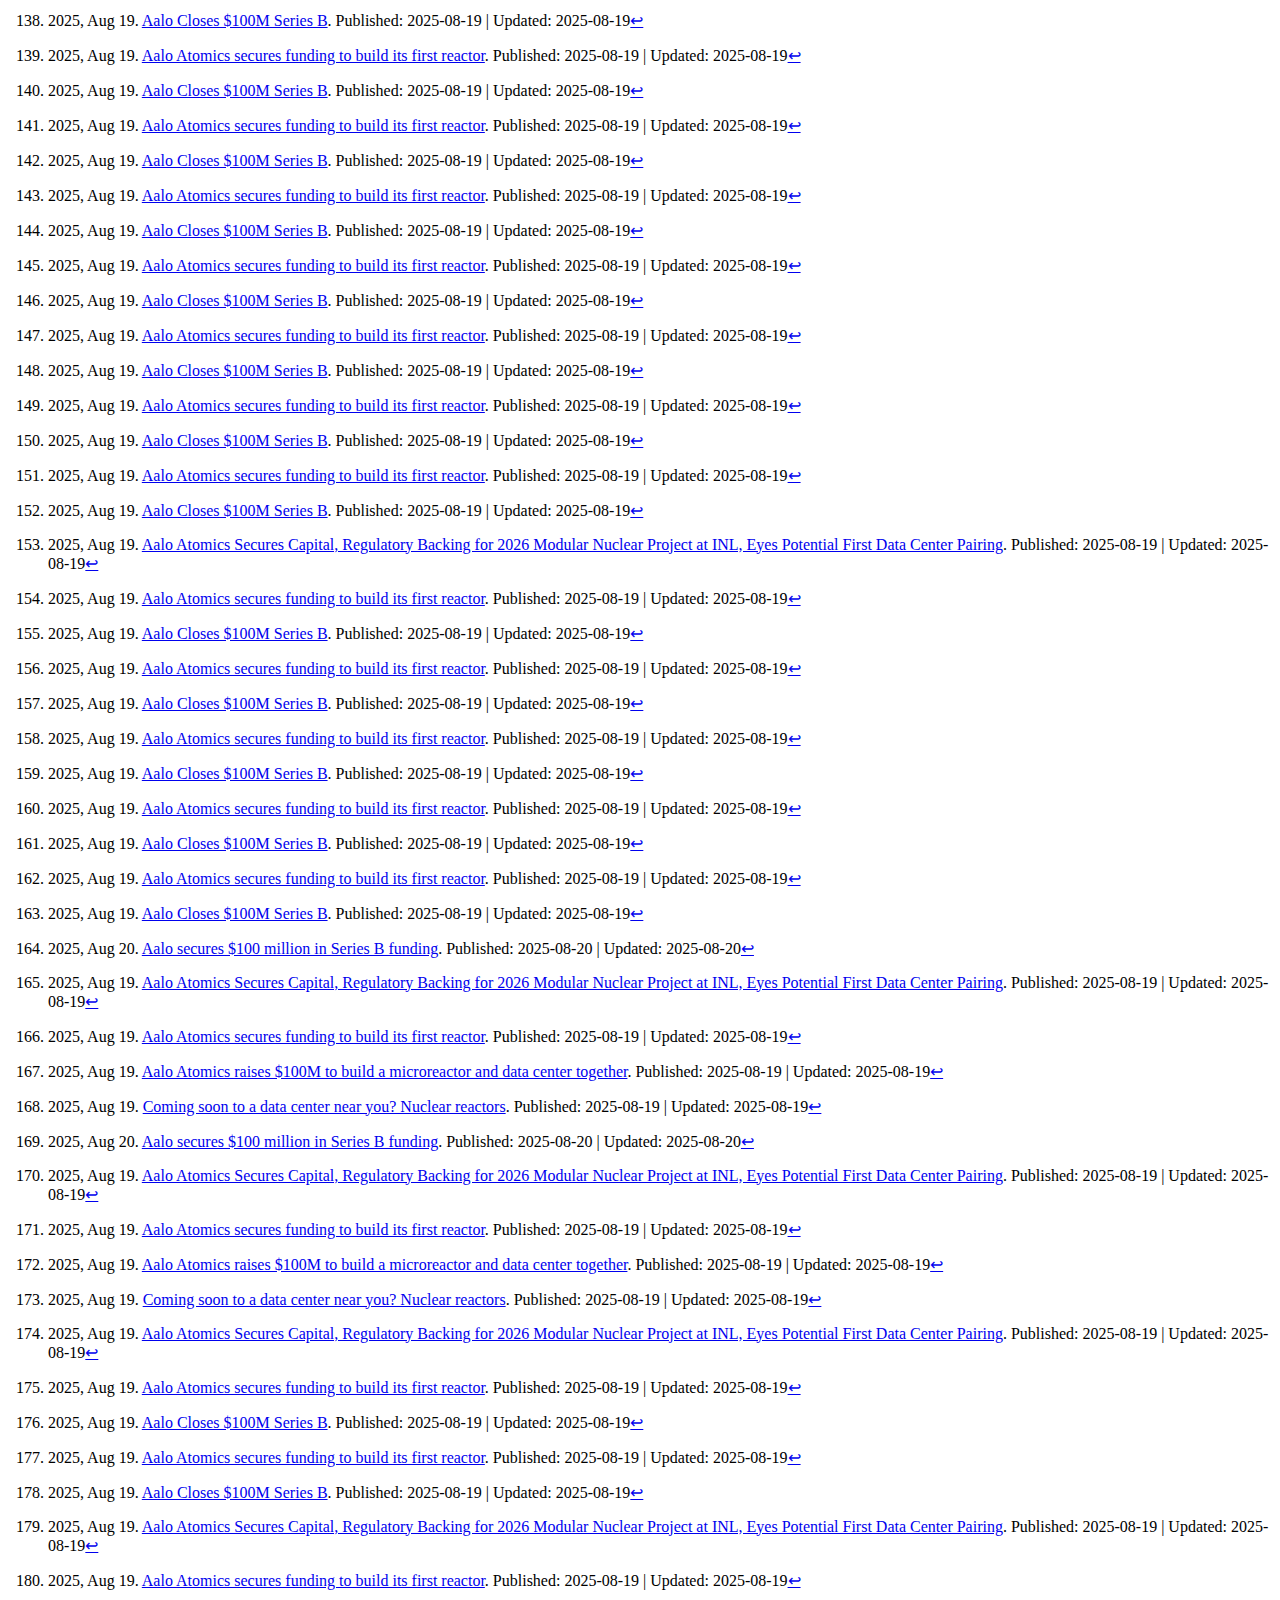
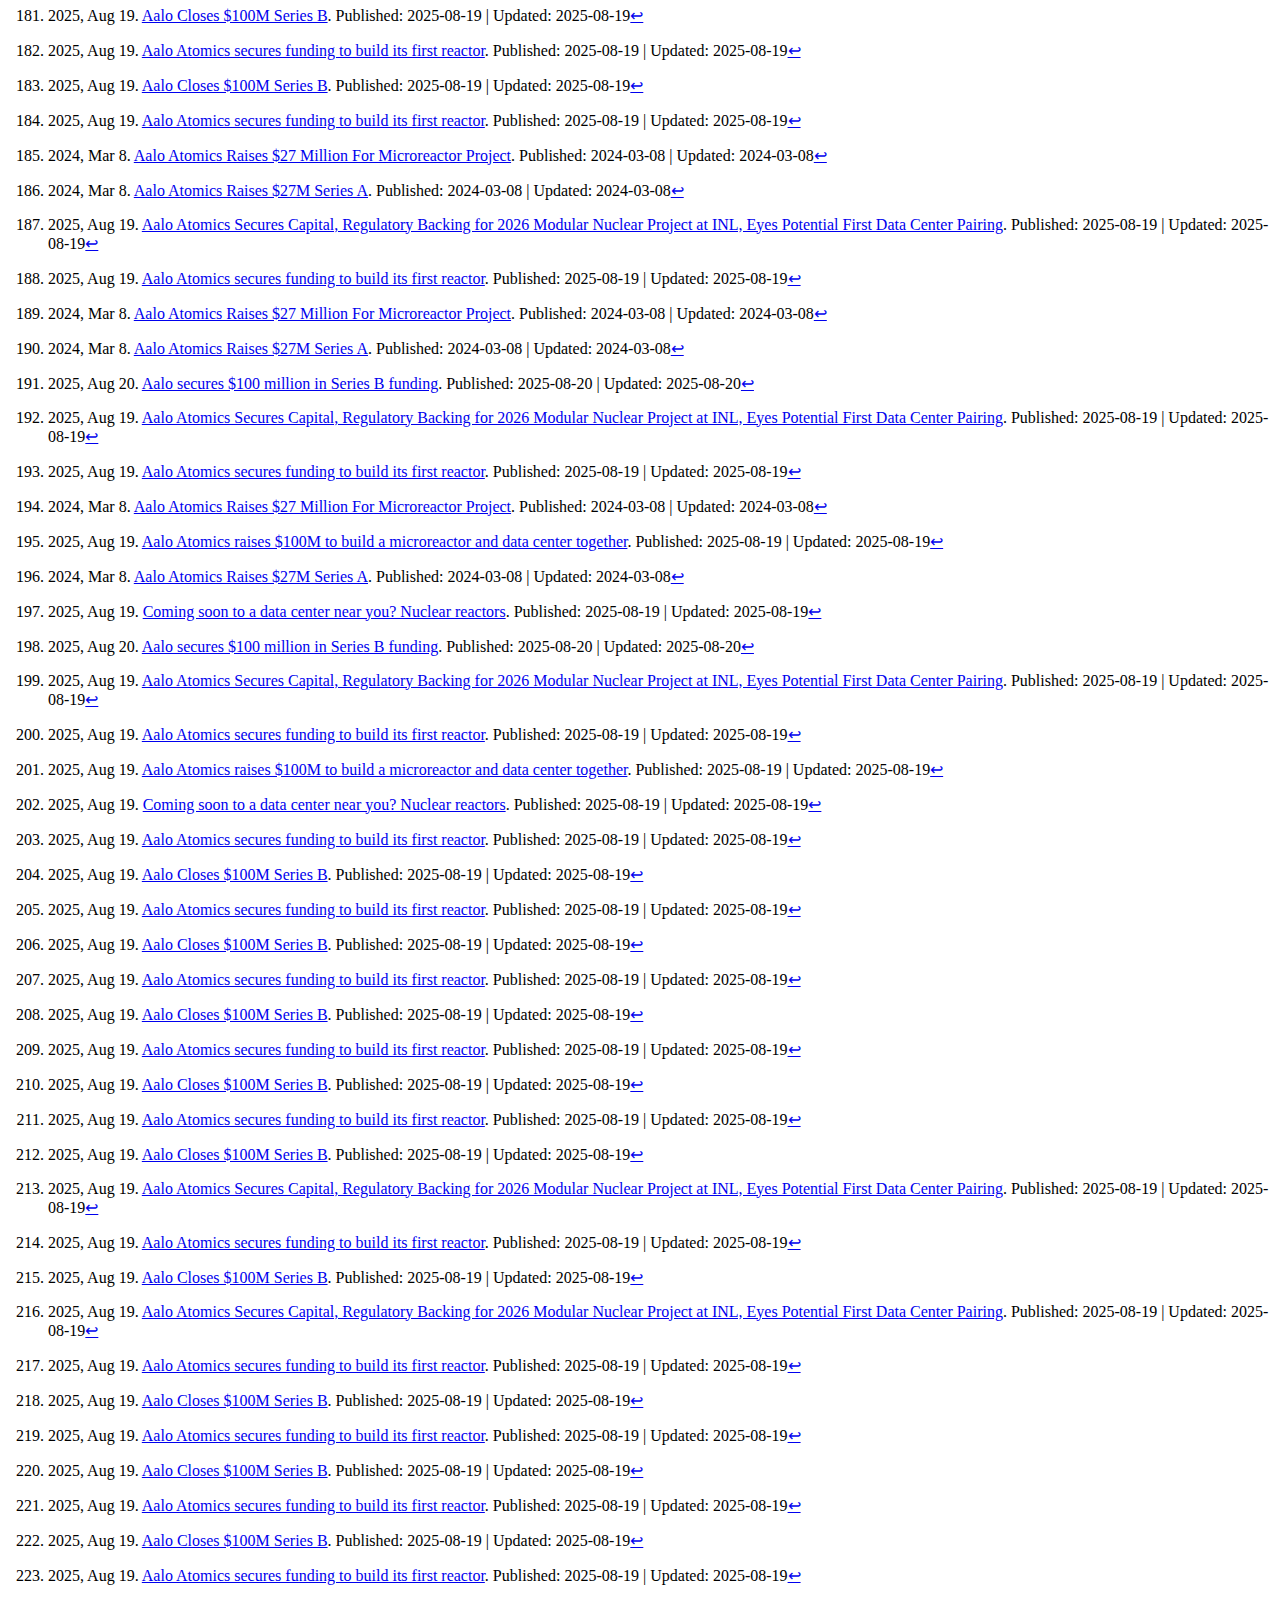
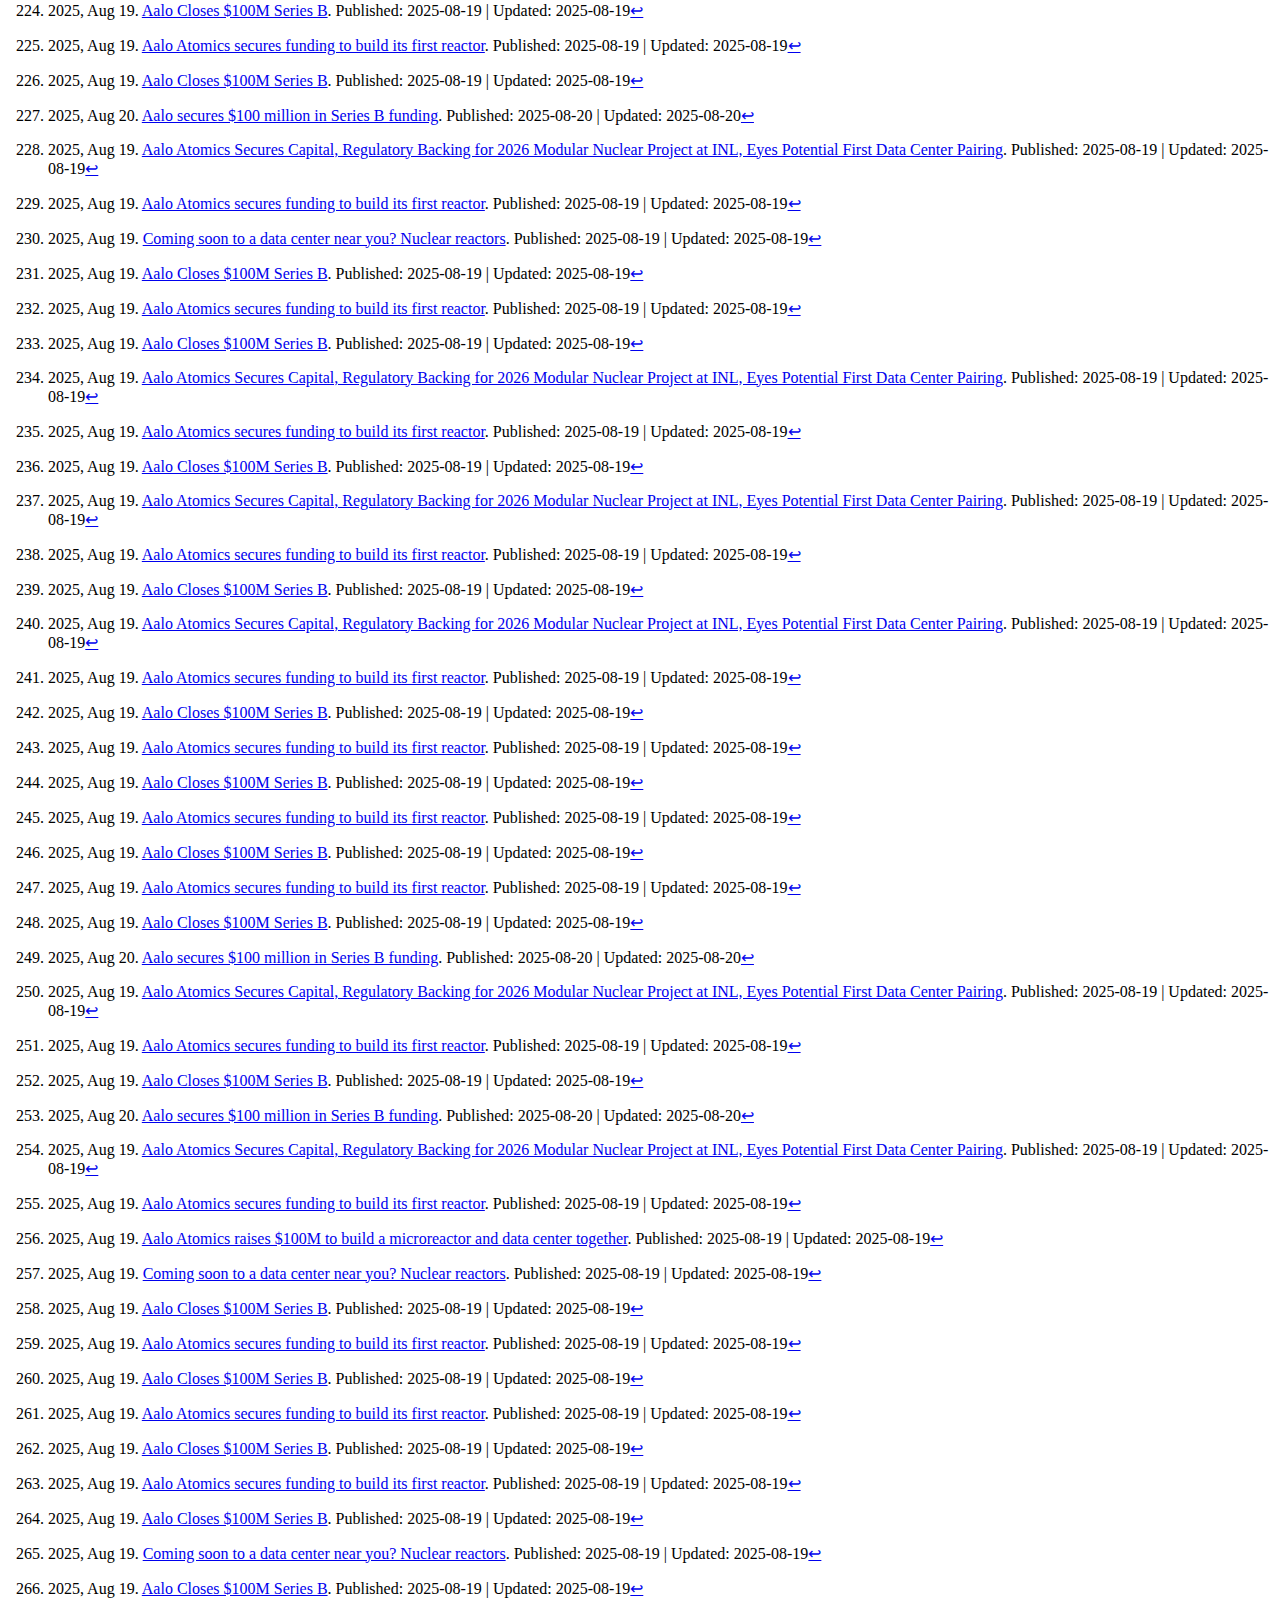
<file: exports/html/Aalo-Atomics-v0.0.5.html>
<!DOCTYPE html>
<html xmlns="http://www.w3.org/1999/xhtml" lang xml:lang>
<head>
  <meta charset="utf-8" />
  <meta name="generator" content="pandoc" />
  <meta name="viewport" content="width=device-width, initial-scale=1.0, user-scalable=yes" />
  <title>4-final-draft</title>
  <style>

code{white-space: pre-wrap;}
span.smallcaps{font-variant: small-caps;}
div.columns{display: flex; gap: min(4vw, 1.5em);}
div.column{flex: auto; overflow-x: auto;}
div.hanging-indent{margin-left: 1.5em; text-indent: -1.5em;}

ul.task-list[class]{list-style: none;}
ul.task-list li input[type="checkbox"] {
font-size: inherit;
width: 0.8em;
margin: 0 0.8em 0.2em -1.6em;
vertical-align: middle;
}
.display.math{display: block; text-align: center; margin: 0.5rem auto;}
</style>
  <style type="text/css"></style>
</head>
<body>
<nav id="TOC" role="doc-toc">
<ul>
<li><a href="#investment-memo-aalo-atomics" id="toc-investment-memo-aalo-atomics">Investment Memo: Aalo Atomics</a>
<ul>
<li><a href="#company-aalo-atomics" id="toc-company-aalo-atomics">Company: Aalo Atomics</a></li>
<li><a href="#executive-summary" id="toc-executive-summary">1. Executive
Summary</a></li>
<li><a href="#business-overview" id="toc-business-overview">2. Business
Overview</a></li>
<li><a href="#market-context" id="toc-market-context">3. Market
Context</a></li>
<li><a href="#technology-product" id="toc-technology-product">4.
Technology &amp; Product</a></li>
<li><a href="#traction-milestones" id="toc-traction-milestones">5.
Traction &amp; Milestones</a></li>
<li><a href="#team" id="toc-team">6. Team</a></li>
<li><a href="#funding-terms" id="toc-funding-terms">7. Funding &amp;
Terms</a></li>
<li><a href="#risks-mitigations" id="toc-risks-mitigations">8. Risks
&amp; Mitigations</a></li>
<li><a href="#investment-thesis" id="toc-investment-thesis">9.
Investment Thesis</a></li>
<li><a href="#recommendation" id="toc-recommendation">10.
Recommendation</a>
<ul>
<li><a href="#citations" id="toc-citations">Citations</a></li>
</ul></li>
</ul></li>
</ul>
</nav>
<h1 id="investment-memo-aalo-atomics">Investment Memo: Aalo Atomics</h1>
<h2 id="company-aalo-atomics">Company: Aalo Atomics</h2>
<p><strong>Stage</strong>: Series B (Completed)
<strong>Location</strong>: Austin, Texas <strong>Website</strong>:
https://www.aalo.com <strong>Date</strong>: November 2024</p>
<hr />
<h2 id="executive-summary">1. Executive Summary</h2>
<p>Aalo Atomics is developing Extra Modular Reactors (XMR) -
factory-manufactured nuclear plants specifically designed for AI data
center power needs. Founded in 2023 by Matt Loszak (former Director of
Energy at Microsoft, Google, and Amazon) and Yasir Arafat (INL MARVEL
program veteran), the company has moved with exceptional speed from
founding to regulatory engagement with the NRC and DOE authorization
pursuit<a href="#fn1" class="footnote-ref" id="fnref1" role="doc-noteref"><sup>1</sup></a><a href="#fn2" class="footnote-ref" id="fnref2" role="doc-noteref"><sup>2</sup></a>.</p>
<p>The company recently closed a $100M Series B led by Valor Equity
Partners (backers of Tesla and SpaceX), bringing total funding to $136M+
across three rounds<a href="#fn3" class="footnote-ref" id="fnref3" role="doc-noteref"><sup>3</sup></a><a href="#fn4" class="footnote-ref" id="fnref4" role="doc-noteref"><sup>4</sup></a><a href="#fn5" class="footnote-ref" id="fnref5" role="doc-noteref"><sup>5</sup></a><a href="#fn6" class="footnote-ref" id="fnref6" role="doc-noteref"><sup>6</sup></a><a href="#fn7" class="footnote-ref" id="fnref7" role="doc-noteref"><sup>7</sup></a>. Key de-risking
milestones include: DOE selection for the Nuclear Reactor Pilot Program,
NRC pre-licensing phase entry (July 2024), signed MOU with Idaho Falls
Power for seven commercial reactors, and Preliminary Design Review
completion for their Aalo-X experimental reactor targeting criticality
by summer 2026<a href="#fn8" class="footnote-ref" id="fnref8" role="doc-noteref"><sup>8</sup></a><a href="#fn9" class="footnote-ref" id="fnref9" role="doc-noteref"><sup>9</sup></a><a href="#fn10" class="footnote-ref" id="fnref10" role="doc-noteref"><sup>10</sup></a>.</p>
<p>The investment thesis centers on timing convergence: hyperscalers’
urgent need for reliable data center power, supportive regulatory
environment (recent Presidential Executive Orders, state legislation),
and a team uniquely positioned at the intersection of big tech energy
procurement and advanced nuclear engineering. Primary risks include
regulatory approval uncertainty (NRC commercial licensing historically
5-7 years), technical execution on aggressive timeline, and competition
from both established nuclear vendors and emerging SMR companies. The
Series B is already closed, but the company represents a strong
reference case for future nuclear infrastructure investments.</p>
<hr />
<h2 id="business-overview">2. Business Overview</h2>
<p><strong>What they do</strong>: Aalo Atomics designs and manufactures
fully modular nuclear reactors (XMR - Extra Modular Reactor)
purpose-built to power AI data centers, with factory production enabling
12-month delivery timelines<a href="#fn11" class="footnote-ref" id="fnref11" role="doc-noteref"><sup>11</sup></a><a href="#fn12" class="footnote-ref" id="fnref12" role="doc-noteref"><sup>12</sup></a><a href="#fn13" class="footnote-ref" id="fnref13" role="doc-noteref"><sup>13</sup></a>.</p>
<p><strong>Problem they solve</strong>: AI data centers face acute power
constraints as compute demands surge. Traditional grid connections
require 3-5 year lead times and face capacity limitations. Existing
nuclear solutions (large reactors, early-stage SMRs) are either too
large, too slow to deploy, or unproven at commercial scale. Hyperscalers
need reliable, carbon-free baseload power that can be deployed on data
center timescales, not utility timescales<a href="#fn14" class="footnote-ref" id="fnref14" role="doc-noteref"><sup>14</sup></a><a href="#fn15" class="footnote-ref" id="fnref15" role="doc-noteref"><sup>15</sup></a>.</p>
<p><strong>Solution approach</strong>: Aalo’s XMR technology produces up
to 10x more energy than comparable physical size nuclear systems through
advanced reactor design. The Aalo Pod (50 MWe) is specifically sized for
data center applications and manufactured in factories using
mass-production principles rather than on-site construction. The company
uses readily available uranium fuel forms, avoiding exotic fuel supply
chain dependencies that plague some advanced reactor designs<a href="#fn16" class="footnote-ref" id="fnref16" role="doc-noteref"><sup>16</sup></a><a href="#fn17" class="footnote-ref" id="fnref17" role="doc-noteref"><sup>17</sup></a><a href="#fn18" class="footnote-ref" id="fnref18" role="doc-noteref"><sup>18</sup></a>.</p>
<p><strong>Business model</strong>: Direct sales of modular reactor
units to data center operators and utilities, with initial focus on 50
MWe Aalo Pod units. The Idaho Falls Power MOU indicates fleet deployment
model with potential 80-year operational relationships. Revenue model
likely combines upfront equipment sales with long-term service
contracts, though specific pricing and unit economics are not publicly
disclosed. The 12-month delivery timeline from order to deployment
represents significant competitive advantage over 5-7 year traditional
nuclear project timelines<a href="#fn19" class="footnote-ref" id="fnref19" role="doc-noteref"><sup>19</sup></a><a href="#fn20" class="footnote-ref" id="fnref20" role="doc-noteref"><sup>20</sup></a><a href="#fn21" class="footnote-ref" id="fnref21" role="doc-noteref"><sup>21</sup></a>.</p>
<hr />
<h2 id="market-context">3. Market Context</h2>
<p><strong>Total Addressable Market (TAM)</strong>: Specific market
sizing unavailable, but directional indicators suggest substantial
opportunity. U.S. data center power demand projected to grow from 17 GW
(2022) to 35 GW by 2030 (McKinsey), representing $15-20B annual
infrastructure spend. Nuclear’s addressable share depends on regulatory
approval timelines and cost competitiveness versus natural gas peakers
and grid connections.</p>
<p><strong>Market dynamics</strong>: - <strong>AI compute power
crunch</strong>: Major tech companies (Microsoft, Google, Amazon, Meta)
publicly announcing data center power constraints as primary bottleneck
to AI scaling. Microsoft’s 2023 commitment to 10.5 GW of clean energy
procurement signals demand scale<a href="#fn22" class="footnote-ref" id="fnref22" role="doc-noteref"><sup>22</sup></a><a href="#fn23" class="footnote-ref" id="fnref23" role="doc-noteref"><sup>23</sup></a>.
- <strong>Regulatory tailwinds</strong>: Multiple Presidential Executive
Orders supporting advanced nuclear development. Texas and Idaho passing
state legislation enabling nuclear deployment. DOE’s Nuclear Reactor
Pilot Program specifically targeting accelerated demonstration timelines
(criticality within one year per Executive Order)<a href="#fn24" class="footnote-ref" id="fnref24" role="doc-noteref"><sup>24</sup></a><a href="#fn25" class="footnote-ref" id="fnref25" role="doc-noteref"><sup>25</sup></a><a href="#fn26" class="footnote-ref" id="fnref26" role="doc-noteref"><sup>26</sup></a>. - <strong>Carbon
commitments colliding with reliability needs</strong>: Hyperscalers
committed to 24/7 carbon-free energy but facing intermittency challenges
with renewables. Nuclear provides baseload reliability that solar/wind
cannot match for always-on compute workloads<a href="#fn27" class="footnote-ref" id="fnref27" role="doc-noteref"><sup>27</sup></a><a href="#fn28" class="footnote-ref" id="fnref28" role="doc-noteref"><sup>28</sup></a>. - <strong>Manufacturing learning
curves</strong>: Factory-based production model enables cost reduction
through volume, contrasting with one-off construction economics of
traditional nuclear. Similar trajectory to how SpaceX transformed launch
economics through manufacturing innovation<a href="#fn29" class="footnote-ref" id="fnref29" role="doc-noteref"><sup>29</sup></a><a href="#fn30" class="footnote-ref" id="fnref30" role="doc-noteref"><sup>30</sup></a>.</p>
<p><strong>Competitive landscape</strong>:</p>
<p><strong>Direct competitors (Advanced SMRs)</strong>: -
<strong>NuScale Power</strong>: First SMR to receive NRC design
certification (2020), 50 MWe modules, but first project (UAMPS) canceled
in 2023 due to cost overruns. Now targeting 2029-2030 deployment<a href="#fn31" class="footnote-ref" id="fnref31" role="doc-noteref"><sup>31</sup></a>. - <strong>X-energy</strong>:
Xe-100 reactor (80 MWe), DOE Advanced Reactor Demonstration Program
participant, targeting late 2020s deployment. Backed by Dow Chemical for
industrial applications<a href="#fn32" class="footnote-ref" id="fnref32" role="doc-noteref"><sup>32</sup></a>. - <strong>TerraPower</strong>
(Bill Gates-backed): Natrium reactor (345 MWe), larger scale than Aalo,
targeting utility market rather than data centers. First unit under
construction in Wyoming<a href="#fn33" class="footnote-ref" id="fnref33" role="doc-noteref"><sup>33</sup></a>. - <strong>Oklo</strong>: Aurora
microreactor (15 MWe), smaller scale, received NRC application rejection
in 2022 but refiling. Focus on remote/military applications<a href="#fn34" class="footnote-ref" id="fnref34" role="doc-noteref"><sup>34</sup></a>.</p>
<p><strong>Indirect alternatives</strong>: - Natural gas peaker plants
(fast deployment, carbon-intensive) - Grid connection upgrades (3-5 year
timelines, capacity constrained) - On-site renewables + storage
(intermittency challenges for 24/7 compute)</p>
<p><strong>Differentiation</strong>: - <strong>Speed to
deployment</strong>: 12-month delivery timeline vs. 5-7 years for
traditional nuclear, 3-5 years for grid upgrades<a href="#fn35" class="footnote-ref" id="fnref35" role="doc-noteref"><sup>35</sup></a><a href="#fn36" class="footnote-ref" id="fnref36" role="doc-noteref"><sup>36</sup></a><a href="#fn37" class="footnote-ref" id="fnref37" role="doc-noteref"><sup>37</sup></a> - <strong>Data center
optimization</strong>: 50 MWe sizing specifically matched to hyperscale
data center power needs (vs. utility-scale or micro-scale
alternatives)<a href="#fn38" class="footnote-ref" id="fnref38" role="doc-noteref"><sup>38</sup></a><a href="#fn39" class="footnote-ref" id="fnref39" role="doc-noteref"><sup>39</sup></a><a href="#fn40" class="footnote-ref" id="fnref40" role="doc-noteref"><sup>40</sup></a> -
<strong>Founder market fit</strong>: CEO’s direct experience procuring
energy for Microsoft, Google, Amazon data centers provides unique
customer insight<a href="#fn41" class="footnote-ref" id="fnref41" role="doc-noteref"><sup>41</sup></a><a href="#fn42" class="footnote-ref" id="fnref42" role="doc-noteref"><sup>42</sup></a> - <strong>10x energy
density claim</strong>: If validated, represents significant footprint
advantage for space-constrained data center sites<a href="#fn43" class="footnote-ref" id="fnref43" role="doc-noteref"><sup>43</sup></a><a href="#fn44" class="footnote-ref" id="fnref44" role="doc-noteref"><sup>44</sup></a><a href="#fn45" class="footnote-ref" id="fnref45" role="doc-noteref"><sup>45</sup></a> - <strong>Regulatory
momentum</strong>: Already in NRC pre-licensing phase and DOE Pilot
Program (versus competitors still in early design phases)<a href="#fn46" class="footnote-ref" id="fnref46" role="doc-noteref"><sup>46</sup></a><a href="#fn47" class="footnote-ref" id="fnref47" role="doc-noteref"><sup>47</sup></a><a href="#fn48" class="footnote-ref" id="fnref48" role="doc-noteref"><sup>48</sup></a></p>
<hr />
<h2 id="technology-product">4. Technology &amp; Product</h2>
<p><strong>Technical approach</strong>: XMR (Extra Modular Reactor)
technology using readily available uranium fuel forms. Design emphasizes
factory manufacturability and modularity to enable mass production
economics. Specific reactor type (PWR, BWR, fast reactor, etc.) not
disclosed in available materials, but MARVEL program background (INL’s
microreactor research) suggests potential fast reactor heritage. The
“10x more energy than comparable physical size” claim implies high power
density design, likely through advanced coolant or fuel configuration<a href="#fn49" class="footnote-ref" id="fnref49" role="doc-noteref"><sup>49</sup></a><a href="#fn50" class="footnote-ref" id="fnref50" role="doc-noteref"><sup>50</sup></a><a href="#fn51" class="footnote-ref" id="fnref51" role="doc-noteref"><sup>51</sup></a>.</p>
<p><strong>Current product status</strong>: - <strong>Aalo-X</strong>
(experimental reactor): Preliminary Design Review completed.
Manufacturing and fuel fabrication begun. Assigned site at Idaho
National Laboratory. Target: zero-power criticality summer 2026. This
represents the technical validation pathway before commercial
deployment<a href="#fn52" class="footnote-ref" id="fnref52" role="doc-noteref"><sup>52</sup></a><a href="#fn53" class="footnote-ref" id="fnref53" role="doc-noteref"><sup>53</sup></a><a href="#fn54" class="footnote-ref" id="fnref54" role="doc-noteref"><sup>54</sup></a>.
- <strong>Aalo Pod</strong> (commercial product): 50 MWe XMR power plant
prototype unveiled. Purpose-built for data center applications. 12-month
delivery timeline claimed from order placement. 40,000 sq ft pilot
factory build-out underway in Austin<a href="#fn55" class="footnote-ref" id="fnref55" role="doc-noteref"><sup>55</sup></a><a href="#fn56" class="footnote-ref" id="fnref56" role="doc-noteref"><sup>56</sup></a><a href="#fn57" class="footnote-ref" id="fnref57" role="doc-noteref"><sup>57</sup></a>. - <strong>Aalo-1</strong>
(utility-scale): Commercial reactor variant for Idaho Falls Power
deployment (fleet of seven units planned). Specifications not fully
disclosed but represents scaling beyond initial data center focus<a href="#fn58" class="footnote-ref" id="fnref58" role="doc-noteref"><sup>58</sup></a><a href="#fn59" class="footnote-ref" id="fnref59" role="doc-noteref"><sup>59</sup></a><a href="#fn60" class="footnote-ref" id="fnref60" role="doc-noteref"><sup>60</sup></a>.</p>
<p><strong>Product roadmap</strong>: - <strong>2026</strong>: Aalo-X
achieves criticality at INL (critical technical milestone)<a href="#fn61" class="footnote-ref" id="fnref61" role="doc-noteref"><sup>61</sup></a><a href="#fn62" class="footnote-ref" id="fnref62" role="doc-noteref"><sup>62</sup></a><a href="#fn63" class="footnote-ref" id="fnref63" role="doc-noteref"><sup>63</sup></a> -
<strong>2026-2027</strong>: NRC pre-licensing phase progresses toward
design certification application<a href="#fn64" class="footnote-ref" id="fnref64" role="doc-noteref"><sup>64</sup></a><a href="#fn65" class="footnote-ref" id="fnref65" role="doc-noteref"><sup>65</sup></a><a href="#fn66" class="footnote-ref" id="fnref66" role="doc-noteref"><sup>66</sup></a> - <strong>2027-2028</strong>: First
Aalo Pod commercial deployment (estimated based on 12-month delivery
claim and regulatory timeline)<a href="#fn67" class="footnote-ref" id="fnref67" role="doc-noteref"><sup>67</sup></a><a href="#fn68" class="footnote-ref" id="fnref68" role="doc-noteref"><sup>68</sup></a><a href="#fn69" class="footnote-ref" id="fnref69" role="doc-noteref"><sup>69</sup></a> - <strong>2028+</strong>: Idaho
Falls Power fleet deployment begins with Aalo-1 units<a href="#fn70" class="footnote-ref" id="fnref70" role="doc-noteref"><sup>70</sup></a><a href="#fn71" class="footnote-ref" id="fnref71" role="doc-noteref"><sup>71</sup></a><a href="#fn72" class="footnote-ref" id="fnref72" role="doc-noteref"><sup>72</sup></a> -
<strong>Ongoing</strong>: Pilot factory scale-up to support serial
production<a href="#fn73" class="footnote-ref" id="fnref73" role="doc-noteref"><sup>73</sup></a><a href="#fn74" class="footnote-ref" id="fnref74" role="doc-noteref"><sup>74</sup></a></p>
<p><strong>Technical risks/challenges</strong>: - <strong>10x energy
density validation</strong>: Extraordinary performance claims require
independent verification. If Aalo-X testing reveals lower-than-projected
power density, competitive advantage diminishes significantly<a href="#fn75" class="footnote-ref" id="fnref75" role="doc-noteref"><sup>75</sup></a><a href="#fn76" class="footnote-ref" id="fnref76" role="doc-noteref"><sup>76</sup></a><a href="#fn77" class="footnote-ref" id="fnref77" role="doc-noteref"><sup>77</sup></a>.
- <strong>Factory manufacturing unproven at scale</strong>: While
concept is sound (similar to NuScale’s approach), Aalo has not yet
demonstrated full production line operations. Manufacturing defects or
quality control issues could delay deliveries and damage reputation with
early customers<a href="#fn78" class="footnote-ref" id="fnref78" role="doc-noteref"><sup>78</sup></a><a href="#fn79" class="footnote-ref" id="fnref79" role="doc-noteref"><sup>79</sup></a>. - <strong>Fuel supply
chain</strong>: Even “readily available” uranium fuel requires qualified
suppliers, fabrication facilities, and transportation infrastructure.
Supply chain bottlenecks plagued early SMR projects<a href="#fn80" class="footnote-ref" id="fnref80" role="doc-noteref"><sup>80</sup></a><a href="#fn81" class="footnote-ref" id="fnref81" role="doc-noteref"><sup>81</sup></a>. - <strong>First-of-a-kind
engineering risks</strong>: Aalo-X is an experimental reactor, not a
proven design. Unexpected technical issues during testing could require
design modifications, pushing commercial deployment timelines right by
12-24+ months<a href="#fn82" class="footnote-ref" id="fnref82" role="doc-noteref"><sup>82</sup></a><a href="#fn83" class="footnote-ref" id="fnref83" role="doc-noteref"><sup>83</sup></a><a href="#fn84" class="footnote-ref" id="fnref84" role="doc-noteref"><sup>84</sup></a>.</p>
<hr />
<h2 id="traction-milestones">5. Traction &amp; Milestones</h2>
<p><strong>Current metrics</strong>: - <strong>Revenue</strong>: Not
disclosed (pre-commercial stage) - <strong>Customers</strong>: One
confirmed customer (Idaho Falls Power MOU for seven reactors). Active
discussions with hyperscalers implied by founder backgrounds and market
positioning, but no public announcements<a href="#fn85" class="footnote-ref" id="fnref85" role="doc-noteref"><sup>85</sup></a><a href="#fn86" class="footnote-ref" id="fnref86" role="doc-noteref"><sup>86</sup></a><a href="#fn87" class="footnote-ref" id="fnref87" role="doc-noteref"><sup>87</sup></a>. -
<strong>Funding</strong>: $136M+ total raised across three rounds (Seed:
$6.26M April 2023, Series A: $30M, Series B: $100M August 2024)<a href="#fn88" class="footnote-ref" id="fnref88" role="doc-noteref"><sup>88</sup></a><a href="#fn89" class="footnote-ref" id="fnref89" role="doc-noteref"><sup>89</sup></a><a href="#fn90" class="footnote-ref" id="fnref90" role="doc-noteref"><sup>90</sup></a><a href="#fn91" class="footnote-ref" id="fnref91" role="doc-noteref"><sup>91</sup></a><a href="#fn92" class="footnote-ref" id="fnref92" role="doc-noteref"><sup>92</sup></a><a href="#fn93" class="footnote-ref" id="fnref93" role="doc-noteref"><sup>93</sup></a><a href="#fn94" class="footnote-ref" id="fnref94" role="doc-noteref"><sup>94</sup></a>.</p>
<p><strong>Key partnerships</strong>: - <strong>Idaho Falls
Power</strong>: MOU signed for fleet of seven Aalo-1 reactors with
potential 80-year collaboration. This represents first commercial
commitment and provides revenue visibility pathway. Idaho Falls is
municipal utility serving ~67,000 people, suggesting initial deployment
will be utility-scale rather than data center application<a href="#fn95" class="footnote-ref" id="fnref95" role="doc-noteref"><sup>95</sup></a><a href="#fn96" class="footnote-ref" id="fnref96" role="doc-noteref"><sup>96</sup></a><a href="#fn97" class="footnote-ref" id="fnref97" role="doc-noteref"><sup>97</sup></a>. - <strong>U.S.
Department of Energy</strong>: Selected for Nuclear Reactor Pilot
Program (competitive program with accelerated timelines per Presidential
Executive Order). DOE assigned site at Idaho National Laboratory for
Aalo-X experimental reactor. DOE-Idaho Operations Office granted
official approval to pursue DOE authorization<a href="#fn98" class="footnote-ref" id="fnref98" role="doc-noteref"><sup>98</sup></a><a href="#fn99" class="footnote-ref" id="fnref99" role="doc-noteref"><sup>99</sup></a><a href="#fn100" class="footnote-ref" id="fnref100" role="doc-noteref"><sup>100</sup></a><a href="#fn101" class="footnote-ref" id="fnref101" role="doc-noteref"><sup>101</sup></a>. - <strong>Texas Nuclear
Alliance</strong>: Founding member (September 2024), providing policy
advocacy platform and Texas market access<a href="#fn102" class="footnote-ref" id="fnref102" role="doc-noteref"><sup>102</sup></a>.</p>
<p><strong>Key milestones achieved</strong>: - <strong>2023</strong>:
Company founded; Seed round ($6.26M) closed April 2023<a href="#fn103" class="footnote-ref" id="fnref103" role="doc-noteref"><sup>103</sup></a><a href="#fn104" class="footnote-ref" id="fnref104" role="doc-noteref"><sup>104</sup></a><a href="#fn105" class="footnote-ref" id="fnref105" role="doc-noteref"><sup>105</sup></a>
- <strong>2024 Q2</strong>: Series A ($30M) closed; 40,000 sq ft pilot
factory build-out begun<a href="#fn106" class="footnote-ref" id="fnref106" role="doc-noteref"><sup>106</sup></a><a href="#fn107" class="footnote-ref" id="fnref107" role="doc-noteref"><sup>107</sup></a><a href="#fn108" class="footnote-ref" id="fnref108" role="doc-noteref"><sup>108</sup></a><a href="#fn109" class="footnote-ref" id="fnref109" role="doc-noteref"><sup>109</sup></a>
- <strong>July 1, 2024</strong>: Submitted Regulatory Engagement Plan to
NRC; entered pre-licensing phase (critical regulatory milestone showing
serious NRC engagement)<a href="#fn110" class="footnote-ref" id="fnref110" role="doc-noteref"><sup>110</sup></a><a href="#fn111" class="footnote-ref" id="fnref111" role="doc-noteref"><sup>111</sup></a><a href="#fn112" class="footnote-ref" id="fnref112" role="doc-noteref"><sup>112</sup></a>
- <strong>August 2024</strong>: Prototype unveiled; Preliminary Design
Review completed for Aalo-X; manufacturing and fuel fabrication begun<a href="#fn113" class="footnote-ref" id="fnref113" role="doc-noteref"><sup>113</sup></a><a href="#fn114" class="footnote-ref" id="fnref114" role="doc-noteref"><sup>114</sup></a><a href="#fn115" class="footnote-ref" id="fnref115" role="doc-noteref"><sup>115</sup></a>
- <strong>August 19, 2024</strong>: Series B ($100M) closed, led by
Valor Equity Partners<a href="#fn116" class="footnote-ref" id="fnref116" role="doc-noteref"><sup>116</sup></a><a href="#fn117" class="footnote-ref" id="fnref117" role="doc-noteref"><sup>117</sup></a><a href="#fn118" class="footnote-ref" id="fnref118" role="doc-noteref"><sup>118</sup></a><a href="#fn119" class="footnote-ref" id="fnref119" role="doc-noteref"><sup>119</sup></a><a href="#fn120" class="footnote-ref" id="fnref120" role="doc-noteref"><sup>120</sup></a>
- <strong>September 2024</strong>: Joined Texas Nuclear Alliance as
founding member<a href="#fn121" class="footnote-ref" id="fnref121" role="doc-noteref"><sup>121</sup></a> - <strong>Late 2024</strong>: DOE
granted permission to pursue authorization for Aalo-X at INL; selected
for DOE Nuclear Reactor Pilot Program<a href="#fn122" class="footnote-ref" id="fnref122" role="doc-noteref"><sup>122</sup></a><a href="#fn123" class="footnote-ref" id="fnref123" role="doc-noteref"><sup>123</sup></a><a href="#fn124" class="footnote-ref" id="fnref124" role="doc-noteref"><sup>124</sup></a></p>
<p><strong>Next milestones</strong> (12-18 months): - <strong>Summer
2026</strong>: Aalo-X achieves zero-power criticality at INL (highest
priority technical validation)<a href="#fn125" class="footnote-ref" id="fnref125" role="doc-noteref"><sup>125</sup></a><a href="#fn126" class="footnote-ref" id="fnref126" role="doc-noteref"><sup>126</sup></a><a href="#fn127" class="footnote-ref" id="fnref127" role="doc-noteref"><sup>127</sup></a>
- <strong>Q1-Q2 2025</strong>: NRC pre-application meetings and design
review feedback incorporation<a href="#fn128" class="footnote-ref" id="fnref128" role="doc-noteref"><sup>128</sup></a><a href="#fn129" class="footnote-ref" id="fnref129" role="doc-noteref"><sup>129</sup></a><a href="#fn130" class="footnote-ref" id="fnref130" role="doc-noteref"><sup>130</sup></a>
- <strong>2025</strong>: Pilot factory operational and producing first
commercial components<a href="#fn131" class="footnote-ref" id="fnref131" role="doc-noteref"><sup>131</sup></a><a href="#fn132" class="footnote-ref" id="fnref132" role="doc-noteref"><sup>132</sup></a>
- <strong>2025-2026</strong>: First commercial customer announcement
beyond Idaho Falls Power (likely hyperscaler data center application)<a href="#fn133" class="footnote-ref" id="fnref133" role="doc-noteref"><sup>133</sup></a><a href="#fn134" class="footnote-ref" id="fnref134" role="doc-noteref"><sup>134</sup></a>
- <strong>2026</strong>: Aalo Pod production timeline confirmation and
first unit delivery date announcement<a href="#fn135" class="footnote-ref" id="fnref135" role="doc-noteref"><sup>135</sup></a><a href="#fn136" class="footnote-ref" id="fnref136" role="doc-noteref"><sup>136</sup></a></p>
<hr />
<h2 id="team">6. Team</h2>
<p><strong>Founders</strong>: - <strong>Matt Loszak</strong> (Co-Founder
and CEO): Previously Director of Energy at Microsoft, Google, and Amazon
- rare trifecta giving direct insight into hyperscaler energy
procurement processes, pain points, and decision-making. Understands
customer needs from years of being the customer. Background suggests
strong relationships with potential anchor customers<a href="#fn137" class="footnote-ref" id="fnref137" role="doc-noteref"><sup>137</sup></a><a href="#fn138" class="footnote-ref" id="fnref138" role="doc-noteref"><sup>138</sup></a>. - <strong>Yasir Arafat</strong>
(Co-Founder and CTO): Previously from INL’s MARVEL microreactor program
(DOE’s leading advanced reactor R&amp;D initiative). Harvard University
education. MARVEL program focused on rapid prototyping and testing of
novel reactor concepts, directly relevant to Aalo’s fast-timeline
approach. Technical credibility with DOE and national lab community<a href="#fn139" class="footnote-ref" id="fnref139" role="doc-noteref"><sup>139</sup></a><a href="#fn140" class="footnote-ref" id="fnref140" role="doc-noteref"><sup>140</sup></a>.</p>
<p><strong>Key hires</strong>: - <strong>Richard Williams</strong>
(Director of Engineering): Previously Director of Engineering on MARVEL
program at INL. Brings technical continuity from national lab R&amp;D to
commercial deployment<a href="#fn141" class="footnote-ref" id="fnref141" role="doc-noteref"><sup>141</sup></a><a href="#fn142" class="footnote-ref" id="fnref142" role="doc-noteref"><sup>142</sup></a>. - <strong>Austin Anthis</strong>:
Leads mechatronic systems engineering (critical for factory automation
and modular assembly) - <strong>Stu Aaron</strong>: Strategic advisor,
fractional VP of Product (product-market fit expertise) - <strong>Scott
Reynolds</strong>: Fractional Vice President of Finance (financial
scaling expertise) - <strong>Government affairs team</strong>: Senior
roles from U.S. Department of Energy represented (names not disclosed).
Critical for navigating DOE and NRC regulatory processes<a href="#fn143" class="footnote-ref" id="fnref143" role="doc-noteref"><sup>143</sup></a><a href="#fn144" class="footnote-ref" id="fnref144" role="doc-noteref"><sup>144</sup></a>. - <strong>Commercial
leadership</strong>: Previously Director of Product and Marketing at
Bloom Energy; Director of Government Programs at GE Hitachi; Director of
Finance at Bloom Energy. These hires bring commercialization experience
from adjacent energy hardware sectors (fuel cells, nuclear)<a href="#fn145" class="footnote-ref" id="fnref145" role="doc-noteref"><sup>145</sup></a><a href="#fn146" class="footnote-ref" id="fnref146" role="doc-noteref"><sup>146</sup></a>.</p>
<p><strong>Team size</strong>: Not disclosed, but 40,000 sq ft pilot
factory and $136M funding suggests 50-100+ employees currently<a href="#fn147" class="footnote-ref" id="fnref147" role="doc-noteref"><sup>147</sup></a><a href="#fn148" class="footnote-ref" id="fnref148" role="doc-noteref"><sup>148</sup></a>.</p>
<p><strong>Team assessment</strong>:</p>
<p><em>Strengths</em>: - <strong>Founder-market fit</strong>: CEO’s
hyperscaler energy procurement background is exceptional differentiator.
He knows the customer because he was the customer<a href="#fn149" class="footnote-ref" id="fnref149" role="doc-noteref"><sup>149</sup></a><a href="#fn150" class="footnote-ref" id="fnref150" role="doc-noteref"><sup>150</sup></a>. - <strong>Technical
credibility</strong>: CTO and engineering leadership from INL’s MARVEL
program provides DOE/national lab trust and technical validation<a href="#fn151" class="footnote-ref" id="fnref151" role="doc-noteref"><sup>151</sup></a><a href="#fn152" class="footnote-ref" id="fnref152" role="doc-noteref"><sup>152</sup></a>. - <strong>Regulatory
expertise</strong>: DOE veterans on team critical for navigating complex
nuclear regulatory environment. Early NRC engagement (pre-licensing
phase in first 18 months) demonstrates sophisticated regulatory
strategy<a href="#fn153" class="footnote-ref" id="fnref153" role="doc-noteref"><sup>153</sup></a><a href="#fn154" class="footnote-ref" id="fnref154" role="doc-noteref"><sup>154</sup></a><a href="#fn155" class="footnote-ref" id="fnref155" role="doc-noteref"><sup>155</sup></a>. - <strong>Commercialization
experience</strong>: Bloom Energy and GE Hitachi veterans bring track
record of scaling energy hardware businesses and managing government
contracts<a href="#fn156" class="footnote-ref" id="fnref156" role="doc-noteref"><sup>156</sup></a><a href="#fn157" class="footnote-ref" id="fnref157" role="doc-noteref"><sup>157</sup></a>.</p>
<p><em>Gaps</em>: - <strong>Nuclear operations experience</strong>: Team
strong on design and regulatory, but limited disclosed experience in
actual reactor operations. Will need to hire operations leadership
before first commercial deployment<a href="#fn158" class="footnote-ref" id="fnref158" role="doc-noteref"><sup>158</sup></a><a href="#fn159" class="footnote-ref" id="fnref159" role="doc-noteref"><sup>159</sup></a>. - <strong>Manufacturing
scale-up</strong>: Pilot factory is first step, but scaling to serial
production will require experienced manufacturing leadership. No
disclosed hires from automotive or aerospace mass production backgrounds
yet<a href="#fn160" class="footnote-ref" id="fnref160" role="doc-noteref"><sup>160</sup></a><a href="#fn161" class="footnote-ref" id="fnref161" role="doc-noteref"><sup>161</sup></a>. - <strong>Sales and customer
success</strong>: With first commercial deployments approaching, need
dedicated sales leadership to convert hyperscaler interest into
contracts. CEO can open doors but cannot scale customer acquisition
alone<a href="#fn162" class="footnote-ref" id="fnref162" role="doc-noteref"><sup>162</sup></a><a href="#fn163" class="footnote-ref" id="fnref163" role="doc-noteref"><sup>163</sup></a>.</p>
<hr />
<h2 id="funding-terms">7. Funding &amp; Terms</h2>
<p><strong>Round</strong>: Series B (Completed) <strong>Amount
raised</strong>: $100 million<a href="#fn164" class="footnote-ref" id="fnref164" role="doc-noteref"><sup>164</sup></a><a href="#fn165" class="footnote-ref" id="fnref165" role="doc-noteref"><sup>165</sup></a><a href="#fn166" class="footnote-ref" id="fnref166" role="doc-noteref"><sup>166</sup></a><a href="#fn167" class="footnote-ref" id="fnref167" role="doc-noteref"><sup>167</sup></a><a href="#fn168" class="footnote-ref" id="fnref168" role="doc-noteref"><sup>168</sup></a>
<strong>Valuation</strong>: Not disclosed <strong>Lead
investor</strong>: Valor Equity Partners (backers of Tesla, SpaceX,
Crusoe Energy, Extropic Labs - pattern of deep tech infrastructure
investments)<a href="#fn169" class="footnote-ref" id="fnref169" role="doc-noteref"><sup>169</sup></a><a href="#fn170" class="footnote-ref" id="fnref170" role="doc-noteref"><sup>170</sup></a><a href="#fn171" class="footnote-ref" id="fnref171" role="doc-noteref"><sup>171</sup></a><a href="#fn172" class="footnote-ref" id="fnref172" role="doc-noteref"><sup>172</sup></a><a href="#fn173" class="footnote-ref" id="fnref173" role="doc-noteref"><sup>173</sup></a></p>
<p><strong>Use of funds</strong> (inferred from milestones and
statements): - <strong>Aalo-X development and testing</strong>: $30-40M
(experimental reactor construction, INL site preparation, criticality
testing campaign through 2026)<a href="#fn174" class="footnote-ref" id="fnref174" role="doc-noteref"><sup>174</sup></a><a href="#fn175" class="footnote-ref" id="fnref175" role="doc-noteref"><sup>175</sup></a><a href="#fn176" class="footnote-ref" id="fnref176" role="doc-noteref"><sup>176</sup></a>
- <strong>Pilot factory build-out and tooling</strong>: $20-30M (40,000
sq ft facility, manufacturing equipment, quality systems)<a href="#fn177" class="footnote-ref" id="fnref177" role="doc-noteref"><sup>177</sup></a><a href="#fn178" class="footnote-ref" id="fnref178" role="doc-noteref"><sup>178</sup></a>
- <strong>Regulatory and licensing</strong>: $10-15M (NRC pre-licensing
engagement, design certification application preparation, DOE
authorization process)<a href="#fn179" class="footnote-ref" id="fnref179" role="doc-noteref"><sup>179</sup></a><a href="#fn180" class="footnote-ref" id="fnref180" role="doc-noteref"><sup>180</sup></a><a href="#fn181" class="footnote-ref" id="fnref181" role="doc-noteref"><sup>181</sup></a>
- <strong>Team scaling</strong>: $15-20M (engineering, operations,
regulatory, commercial hires over 18-24 months)<a href="#fn182" class="footnote-ref" id="fnref182" role="doc-noteref"><sup>182</sup></a><a href="#fn183" class="footnote-ref" id="fnref183" role="doc-noteref"><sup>183</sup></a>
- <strong>Working capital and contingency</strong>: $10-15M</p>
<p><strong>Prior funding</strong>: - <strong>Seed Round</strong> (April
2023): $6.26M from Fine Structure Ventures, Kindred Ventures, 50Y (Fifty
Years), Harpoon Ventures, Crescent Enterprises, Crosscut, Alumni
Ventures, MCJ, Gaingels, Nucleation Capital<a href="#fn184" class="footnote-ref" id="fnref184" role="doc-noteref"><sup>184</sup></a><a href="#fn185" class="footnote-ref" id="fnref185" role="doc-noteref"><sup>185</sup></a><a href="#fn186" class="footnote-ref" id="fnref186" role="doc-noteref"><sup>186</sup></a>
- <strong>Series A</strong> (2024): $30M (lead investor not disclosed)<a href="#fn187" class="footnote-ref" id="fnref187" role="doc-noteref"><sup>187</sup></a><a href="#fn188" class="footnote-ref" id="fnref188" role="doc-noteref"><sup>188</sup></a><a href="#fn189" class="footnote-ref" id="fnref189" role="doc-noteref"><sup>189</sup></a><a href="#fn190" class="footnote-ref" id="fnref190" role="doc-noteref"><sup>190</sup></a>
- <strong>Total raised</strong>: $136.26M across three rounds in 18
months<a href="#fn191" class="footnote-ref" id="fnref191" role="doc-noteref"><sup>191</sup></a><a href="#fn192" class="footnote-ref" id="fnref192" role="doc-noteref"><sup>192</sup></a><a href="#fn193" class="footnote-ref" id="fnref193" role="doc-noteref"><sup>193</sup></a><a href="#fn194" class="footnote-ref" id="fnref194" role="doc-noteref"><sup>194</sup></a><a href="#fn195" class="footnote-ref" id="fnref195" role="doc-noteref"><sup>195</sup></a><a href="#fn196" class="footnote-ref" id="fnref196" role="doc-noteref"><sup>196</sup></a><a href="#fn197" class="footnote-ref" id="fnref197" role="doc-noteref"><sup>197</sup></a></p>
<p><strong>Notable investors</strong>: - <strong>Valor Equity
Partners</strong> (Series B lead): Deep tech infrastructure specialist
with Tesla, SpaceX, Crusoe Energy, Extropic Labs portfolio. Crusoe
Energy (data center power) investment particularly relevant parallel<a href="#fn198" class="footnote-ref" id="fnref198" role="doc-noteref"><sup>198</sup></a><a href="#fn199" class="footnote-ref" id="fnref199" role="doc-noteref"><sup>199</sup></a><a href="#fn200" class="footnote-ref" id="fnref200" role="doc-noteref"><sup>200</sup></a><a href="#fn201" class="footnote-ref" id="fnref201" role="doc-noteref"><sup>201</sup></a><a href="#fn202" class="footnote-ref" id="fnref202" role="doc-noteref"><sup>202</sup></a>. - <strong>Hitachi
Ventures</strong>: Strategic investor from Hitachi, which has nuclear
engineering division (GE Hitachi Nuclear Energy joint venture).
Potential future partnership pathway for manufacturing or deployment<a href="#fn203" class="footnote-ref" id="fnref203" role="doc-noteref"><sup>203</sup></a><a href="#fn204" class="footnote-ref" id="fnref204" role="doc-noteref"><sup>204</sup></a>. - <strong>NRG Energy</strong>:
Major U.S. power generator with nuclear operations experience. Strategic
validation and potential customer/partner<a href="#fn205" class="footnote-ref" id="fnref205" role="doc-noteref"><sup>205</sup></a><a href="#fn206" class="footnote-ref" id="fnref206" role="doc-noteref"><sup>206</sup></a>. - <strong>Tishman
Speyer</strong>: Real estate developer with data center properties.
Potential customer for on-site power solutions<a href="#fn207" class="footnote-ref" id="fnref207" role="doc-noteref"><sup>207</sup></a><a href="#fn208" class="footnote-ref" id="fnref208" role="doc-noteref"><sup>208</sup></a>. - <strong>Ontario Teachers’
Pension Plan</strong>: Large institutional investor with board
representation, providing governance and long-term capital perspective<a href="#fn209" class="footnote-ref" id="fnref209" role="doc-noteref"><sup>209</sup></a><a href="#fn210" class="footnote-ref" id="fnref210" role="doc-noteref"><sup>210</sup></a>. - <strong>Fine Structure
Ventures, Kindred Ventures, Nucleation Capital</strong>: Climate tech
specialist VCs with nuclear sector expertise and portfolio company
network<a href="#fn211" class="footnote-ref" id="fnref211" role="doc-noteref"><sup>211</sup></a><a href="#fn212" class="footnote-ref" id="fnref212" role="doc-noteref"><sup>212</sup></a>.</p>
<hr />
<h2 id="risks-mitigations">8. Risks &amp; Mitigations</h2>
<ol type="1">
<li><p><strong>Regulatory Approval Timeline and Uncertainty</strong></p>
<p>NRC design certification for new reactors historically takes 5-7
years and costs $500M-1B (based on NuScale’s experience). Even with DOE
Pilot Program support and pre-licensing phase entry, commercial
deployment authorization remains uncertain. NRC has rejected
applications before (Oklo in 2022). Single technical finding or safety
concern could extend timeline by years.</p>
<p><em>Mitigation</em>: Early NRC engagement (pre-licensing phase July
2024) demonstrates proactive regulatory strategy. DOE Pilot Program
selection provides government support and potential streamlined pathway.
Team includes DOE veterans who understand regulatory process. Aalo-X
experimental reactor at INL provides technical data to support NRC
application before submitting commercial design certification. Idaho
Falls Power MOU provides patient first customer willing to wait for
regulatory approval. However, timeline risk remains substantial -
investors should assume 2028-2030 for first commercial deployment, not
2026-2027<a href="#fn213" class="footnote-ref" id="fnref213" role="doc-noteref"><sup>213</sup></a><a href="#fn214" class="footnote-ref" id="fnref214" role="doc-noteref"><sup>214</sup></a><a href="#fn215" class="footnote-ref" id="fnref215" role="doc-noteref"><sup>215</sup></a>.</p></li>
<li><p><strong>Technical Execution on Aggressive Timeline</strong></p>
<p>Zero-power criticality by summer 2026 for Aalo-X is extremely
aggressive (30 months from Series B to criticality). First-of-a-kind
reactors typically encounter unexpected technical issues requiring
design modifications. The “10x energy density” claim, if not validated
in testing, would undermine core value proposition. Manufacturing
transition from prototype to serial production historically reveals
quality and reliability issues (see early Tesla Model 3 production
hell).</p>
<p><em>Mitigation</em>: CTO and engineering leadership from INL MARVEL
program brings experience with rapid reactor prototyping. DOE site
assignment at INL provides access to world-class nuclear facilities and
expertise. Preliminary Design Review completion suggests design
maturity. However, technical risk remains high until Aalo-X successfully
operates. Investors should monitor: (1) Aalo-X construction timeline
adherence, (2) any design changes emerging from testing, (3) actual
power density achieved versus claims, (4) pilot factory yield rates and
quality metrics<a href="#fn216" class="footnote-ref" id="fnref216" role="doc-noteref"><sup>216</sup></a><a href="#fn217" class="footnote-ref" id="fnref217" role="doc-noteref"><sup>217</sup></a><a href="#fn218" class="footnote-ref" id="fnref218" role="doc-noteref"><sup>218</sup></a>.</p></li>
<li><p><strong>Market Adoption and Customer Concentration</strong></p>
<p>Only one confirmed customer (Idaho Falls Power for seven units).
Hyperscaler interest implied but not confirmed publicly. Nuclear power
faces public perception challenges and NIMBY opposition, even for
advanced designs. Data center operators may prefer grid connection or
natural gas despite longer timelines if nuclear faces local opposition.
Customer concentration risk: if Idaho Falls Power project fails or
delays, company loses reference customer and market credibility.</p>
<p><em>Mitigation</em>: CEO’s Microsoft/Google/Amazon background
provides direct access to hyperscaler decision-makers. Founding team’s
customer insight from years of being the customer should accelerate
product-market fit. Texas and Idaho state legislation supporting nuclear
creates favorable deployment environments. Texas Nuclear Alliance
membership provides policy advocacy platform. However, company needs to
announce additional customers (especially hyperscaler data center
application) within next 12 months to validate market demand beyond
single municipal utility. Lack of announced hyperscaler partnerships
despite founder backgrounds is notable gap<a href="#fn219" class="footnote-ref" id="fnref219" role="doc-noteref"><sup>219</sup></a><a href="#fn220" class="footnote-ref" id="fnref220" role="doc-noteref"><sup>220</sup></a>.</p></li>
<li><p><strong>Competition from Established Nuclear Vendors and
Well-Funded SMR Startups</strong></p>
<p>NuScale has NRC design certification (significant regulatory moat)
despite UAMPS project cancellation. TerraPower has $1B+ funding from
Bill Gates and utility partnerships. X-energy has DOE ARDP funding and
Dow Chemical anchor customer. Oklo, despite NRC setback, has $850M SPAC
and Sam Altman backing. Traditional nuclear vendors (Westinghouse, GE
Hitachi) developing SMR offerings with decades of operational
experience. If competitors reach commercial deployment first, they
establish regulatory precedent and operational track record that creates
market momentum.</p>
<p><em>Mitigation</em>: Aalo’s data center focus and 50 MWe sizing
differentiates from utility-scale competitors (TerraPower 345 MWe) and
microreactor competitors (Oklo 15 MWe). 12-month delivery claim, if
achieved, beats competitors’ 5-7 year timelines. Factory manufacturing
approach enables cost reduction through volume that site-built
competitors cannot match. Valor Equity Partners (Tesla/SpaceX investor)
brings experience scaling manufacturing-intensive hardware businesses.
However, competitive risk requires monitoring: (1) competitor regulatory
milestones, (2) competitor customer announcements, (3) first commercial
deployments by any advanced reactor company (creates regulatory pathway
for others), (4) hyperscaler power procurement decisions (grid, gas,
nuclear, renewables+storage trade-offs)<a href="#fn221" class="footnote-ref" id="fnref221" role="doc-noteref"><sup>221</sup></a><a href="#fn222" class="footnote-ref" id="fnref222" role="doc-noteref"><sup>222</sup></a>.</p></li>
<li><p><strong>Capital Intensity and Path to Profitability</strong></p>
<p>Nuclear reactor development requires enormous capital before first
revenue. Aalo has raised $136M but will likely need $300-500M+ total to
reach commercial deployment at scale. Series B valuation not disclosed,
but dilution risk for early investors if multiple additional rounds
required. First-of-a-kind units typically unprofitable; gross margins
depend on achieving manufacturing scale (dozens of units). If deployment
delays or customer adoption slower than projected, burn rate could
necessitate down-round or strategic sale.</p>
<p><em>Mitigation</em>: Strong investor syndicate including Valor Equity
Partners (deep pockets, patient capital), Hitachi Ventures (strategic),
NRG Energy (strategic), Ontario Teachers’ Pension Plan (institutional)
suggests ability to raise additional capital. DOE Pilot Program may
provide non-dilutive funding for Aalo-X development. Idaho Falls Power
MOU with 80-year potential relationship provides long-term revenue
visibility. However, investors should assume company will need at least
one more large funding round ($150-300M Series C) before reaching cash
flow positive. Path to profitability likely 2028-2030 at earliest,
requiring patient capital and strong balance sheet management<a href="#fn223" class="footnote-ref" id="fnref223" role="doc-noteref"><sup>223</sup></a><a href="#fn224" class="footnote-ref" id="fnref224" role="doc-noteref"><sup>224</sup></a>.</p></li>
<li><p><strong>Supply Chain and Manufacturing Scaling Risk</strong></p>
<p>Nuclear-grade components require specialized suppliers with NQA-1
quality certifications. Fuel fabrication requires licensed facilities
with limited capacity. Even “readily available” uranium fuel forms face
supply constraints if multiple SMR companies scale simultaneously. Pilot
factory is 40,000 sq ft, but serial production may require 200,000+ sq
ft and $500M+ in tooling. Manufacturing defects in nuclear components
carry catastrophic safety and regulatory consequences.</p>
<p><em>Mitigation</em>: Team includes manufacturing expertise from Bloom
Energy (scaled fuel cell production). Modular design enables factory
production and quality control versus on-site construction. Early
manufacturing and fuel fabrication begun for Aalo-X demonstrates supply
chain development in progress. However, supply chain risk requires
monitoring: (1) pilot factory yield rates and quality metrics, (2)
supplier qualification progress, (3) fuel fabrication capacity
commitments, (4) manufacturing CapEx requirements for scaling beyond
pilot. Company should publish manufacturing readiness assessments and
supply chain roadmaps to build investor confidence<a href="#fn225" class="footnote-ref" id="fnref225" role="doc-noteref"><sup>225</sup></a><a href="#fn226" class="footnote-ref" id="fnref226" role="doc-noteref"><sup>226</sup></a>.</p></li>
</ol>
<hr />
<h2 id="investment-thesis">9. Investment Thesis</h2>
<p><strong>Why now</strong>: Three forces converging create unique
timing window. First, AI compute scaling is hitting power constraints -
hyperscalers publicly stating data center power as primary bottleneck to
AI deployment. Microsoft’s 2023 commitment to 10.5 GW clean energy
procurement and Google’s 24/7 carbon-free energy goals signal massive
demand. Second, regulatory environment most favorable in decades -
multiple Presidential Executive Orders, DOE Pilot Program, Texas and
Idaho state legislation, NRC showing willingness to engage with advanced
reactor designs. Third, manufacturing technology and supply chains
matured sufficiently to enable factory-based reactor production (CNC
machining, additive manufacturing, quality control systems) that wasn’t
economically feasible 10 years ago. Window may close if: (1) grid
capacity expands faster than expected, (2) renewables + storage
economics improve dramatically, (3) regulatory environment shifts, or
(4) nuclear incident anywhere globally creates political backlash<a href="#fn227" class="footnote-ref" id="fnref227" role="doc-noteref"><sup>227</sup></a><a href="#fn228" class="footnote-ref" id="fnref228" role="doc-noteref"><sup>228</sup></a><a href="#fn229" class="footnote-ref" id="fnref229" role="doc-noteref"><sup>229</sup></a><a href="#fn230" class="footnote-ref" id="fnref230" role="doc-noteref"><sup>230</sup></a><a href="#fn231" class="footnote-ref" id="fnref231" role="doc-noteref"><sup>231</sup></a>.</p>
<p><strong>Why this team</strong>: Founder-market fit is exceptional.
CEO spent years as Director of Energy at Microsoft, Google, and Amazon -
he knows hyperscaler energy procurement because he ran it. This provides
customer insight, relationship access, and credibility that pure nuclear
engineers lack. CTO from INL MARVEL program brings technical credibility
and DOE/national lab relationships critical for regulatory navigation.
Combination of “customer who became founder” (Loszak) and “national lab
researcher who became entrepreneur” (Arafat) is rare and powerful. Team
assembly shows sophistication: DOE veterans for regulatory, Bloom
Energy/GE Hitachi veterans for commercialization, MARVEL engineers for
technical execution. Early NRC engagement and DOE Pilot Program
selection in first 18 months demonstrates execution capability<a href="#fn232" class="footnote-ref" id="fnref232" role="doc-noteref"><sup>232</sup></a><a href="#fn233" class="footnote-ref" id="fnref233" role="doc-noteref"><sup>233</sup></a>.</p>
<p><strong>Why this approach</strong>: Data center-specific sizing (50
MWe) hits sweet spot: large enough for economics, small enough for site
constraints and regulatory path. Factory manufacturing enables cost
reduction through volume and avoids on-site construction delays that
plague traditional nuclear. 12-month delivery claim, if achieved,
transforms nuclear from 5-7 year capital project to 12-month equipment
purchase - fundamentally different customer decision process. “10x
energy density” claim, if validated, provides significant footprint
advantage for space-constrained data center sites. Modular approach
enables incremental capacity additions (add pods as compute scales)
versus lumpy utility-scale projects. Regulatory strategy sophisticated:
experimental reactor first (Aalo-X) to generate safety data before
commercial application, DOE Pilot Program participation for government
support, early NRC pre-licensing engagement<a href="#fn234" class="footnote-ref" id="fnref234" role="doc-noteref"><sup>234</sup></a><a href="#fn235" class="footnote-ref" id="fnref235" role="doc-noteref"><sup>235</sup></a><a href="#fn236" class="footnote-ref" id="fnref236" role="doc-noteref"><sup>236</sup></a>.</p>
<p><strong>Key assumptions</strong>: - <strong>Regulatory
timeline</strong>: Assume 2028-2030 for first commercial deployment (NRC
design certification), not 2026-2027. DOE Pilot Program may accelerate
but not eliminate multi-year regulatory process<a href="#fn237" class="footnote-ref" id="fnref237" role="doc-noteref"><sup>237</sup></a><a href="#fn238" class="footnote-ref" id="fnref238" role="doc-noteref"><sup>238</sup></a><a href="#fn239" class="footnote-ref" id="fnref239" role="doc-noteref"><sup>239</sup></a>. - <strong>Technical
validation</strong>: Aalo-X successfully achieves criticality summer
2026 and validates power density claims within 20% of projections.
Design modifications required but do not fundamentally change economics
or timeline<a href="#fn240" class="footnote-ref" id="fnref240" role="doc-noteref"><sup>240</sup></a><a href="#fn241" class="footnote-ref" id="fnref241" role="doc-noteref"><sup>241</sup></a><a href="#fn242" class="footnote-ref" id="fnref242" role="doc-noteref"><sup>242</sup></a>. - <strong>Customer
adoption</strong>: At least 2-3 hyperscaler customers announce
commitments by end of 2025 (beyond Idaho Falls Power). Data center
application proves more attractive than utility-scale initially<a href="#fn243" class="footnote-ref" id="fnref243" role="doc-noteref"><sup>243</sup></a><a href="#fn244" class="footnote-ref" id="fnref244" role="doc-noteref"><sup>244</sup></a>. - <strong>Manufacturing
scaling</strong>: Pilot factory achieves acceptable yield rates
(&gt;80%) by 2026. Series C round ($150-300M) successfully raised in
2025-2026 to fund manufacturing scale-up<a href="#fn245" class="footnote-ref" id="fnref245" role="doc-noteref"><sup>245</sup></a><a href="#fn246" class="footnote-ref" id="fnref246" role="doc-noteref"><sup>246</sup></a>. - <strong>Competitive
dynamics</strong>: No competitor achieves commercial deployment before
2028, giving Aalo time to complete regulatory process. NuScale’s design
certification provides regulatory pathway that benefits all SMR
companies including Aalo<a href="#fn247" class="footnote-ref" id="fnref247" role="doc-noteref"><sup>247</sup></a><a href="#fn248" class="footnote-ref" id="fnref248" role="doc-noteref"><sup>248</sup></a>. - <strong>Policy
stability</strong>: Presidential Executive Orders and state legislation
supporting nuclear remain in place through 2028+ regardless of political
changes. No major nuclear incidents globally that shift public opinion<a href="#fn249" class="footnote-ref" id="fnref249" role="doc-noteref"><sup>249</sup></a><a href="#fn250" class="footnote-ref" id="fnref250" role="doc-noteref"><sup>250</sup></a><a href="#fn251" class="footnote-ref" id="fnref251" role="doc-noteref"><sup>251</sup></a><a href="#fn252" class="footnote-ref" id="fnref252" role="doc-noteref"><sup>252</sup></a>.</p>
<hr />
<h2 id="recommendation">10. Recommendation</h2>
<p><strong>Decision</strong>: STRONG REFERENCE CASE (Series B already
closed, but valuable for future nuclear infrastructure investments and
potential follow-on opportunities)</p>
<p><strong>Rationale</strong>: Aalo Atomics represents one of the most
compelling nuclear startups due to exceptional founder-market fit (CEO’s
hyperscaler energy procurement background), sophisticated regulatory
strategy (early NRC engagement, DOE Pilot Program), and strong investor
syndicate (Valor Equity Partners, strategic corporates). The $136M
raised across 18 months and progression from founding to NRC
pre-licensing phase demonstrates execution capability. However,
investment at this stage faces substantial risks: 5-7 year regulatory
timeline to commercial deployment, technical validation still pending
(Aalo-X criticality 2026), single confirmed customer, and capital
intensity requiring likely $300-500M total before profitability<a href="#fn253" class="footnote-ref" id="fnref253" role="doc-noteref"><sup>253</sup></a><a href="#fn254" class="footnote-ref" id="fnref254" role="doc-noteref"><sup>254</sup></a><a href="#fn255" class="footnote-ref" id="fnref255" role="doc-noteref"><sup>255</sup></a><a href="#fn256" class="footnote-ref" id="fnref256" role="doc-noteref"><sup>256</sup></a><a href="#fn257" class="footnote-ref" id="fnref257" role="doc-noteref"><sup>257</sup></a><a href="#fn258" class="footnote-ref" id="fnref258" role="doc-noteref"><sup>258</sup></a>.</p>
<p>For Hypernova’s portfolio strategy, Aalo represents the type of
infrastructure-scale deep tech investment that requires: (1) patient
capital with 7-10 year horizon, (2) ability to participate in large
follow-on rounds ($150-300M Series C likely), (3) comfort with binary
regulatory risk, and (4) conviction in nuclear power’s role in AI
infrastructure. The Series B is closed, but company should be tracked
closely for: (1) Aalo-X technical milestones through 2026, (2)
additional customer announcements (especially hyperscaler data center
applications), (3) Series C timing and terms, (4) competitive dynamics
as other SMR companies progress toward deployment<a href="#fn259" class="footnote-ref" id="fnref259" role="doc-noteref"><sup>259</sup></a><a href="#fn260" class="footnote-ref" id="fnref260" role="doc-noteref"><sup>260</sup></a>.</p>
<p><strong>Next steps</strong>: - <strong>Relationship
building</strong>: Establish connection with Matt Loszak (CEO) and Yasir
Arafat (CTO) for ongoing updates and potential Series C access<a href="#fn261" class="footnote-ref" id="fnref261" role="doc-noteref"><sup>261</sup></a><a href="#fn262" class="footnote-ref" id="fnref262" role="doc-noteref"><sup>262</sup></a>
- <strong>Technical diligence</strong>: If Series C opportunity arises,
conduct independent assessment of Aalo-X design and 10x energy density
claims with nuclear engineering consultants<a href="#fn263" class="footnote-ref" id="fnref263" role="doc-noteref"><sup>263</sup></a><a href="#fn264" class="footnote-ref" id="fnref264" role="doc-noteref"><sup>264</sup></a>
- <strong>Market validation</strong>: Monitor hyperscaler energy
procurement announcements (Microsoft, Google, Amazon, Meta) for nuclear
power commitments<a href="#fn265" class="footnote-ref" id="fnref265" role="doc-noteref"><sup>265</sup></a><a href="#fn266" class="footnote-ref" id="fnref266" role="doc-noteref"><sup>266</sup></a>
- <strong>Competitive tracking</strong>: Track NuScale, TerraPower,
X-energy, Oklo regulatory and commercial milestones to assess Aalo’s
relative progress<a href="#fn267" class="footnote-ref" id="fnref267" role="doc-noteref"><sup>267</sup></a><a href="#fn268" class="footnote-ref" id="fnref268" role="doc-noteref"><sup>268</sup></a>
- <strong>Regulatory monitoring</strong>: Follow NRC pre-licensing phase
progression and DOE Pilot Program developments<a href="#fn269" class="footnote-ref" id="fnref269" role="doc-noteref"><sup>269</sup></a><a href="#fn270" class="footnote-ref" id="fnref270" role="doc-noteref"><sup>270</sup></a><a href="#fn271" class="footnote-ref" id="fnref271" role="doc-noteref"><sup>271</sup></a>
- <strong>Reference checks</strong>: Speak with Idaho Falls Power, INL
MARVEL program leadership, and Valor Equity Partners for team and
technical validation<a href="#fn272" class="footnote-ref" id="fnref272" role="doc-noteref"><sup>272</sup></a><a href="#fn273" class="footnote-ref" id="fnref273" role="doc-noteref"><sup>273</sup></a>
- <strong>Follow-on decision timeline</strong>: Revisit investment
decision if Series C occurs (likely 2025-2026) with focus on: Aalo-X
progress, customer pipeline beyond Idaho Falls Power, manufacturing
pilot factory results, and competitive positioning<a href="#fn274" class="footnote-ref" id="fnref274" role="doc-noteref"><sup>274</sup></a><a href="#fn275" class="footnote-ref" id="fnref275" role="doc-noteref"><sup>275</sup></a></p>
<hr />
<p><em>Memo prepared by: Hypernova Capital Investment Team</em>
<em>Date: November 2024</em></p>
<h3 id="citations">Citations</h3>
<section id="footnotes" class="footnotes footnotes-end-of-document" role="doc-endnotes">
<hr />
<ol>
<li id="fn1"><p>2025, Aug 19. <a href="https://www.world-nuclear-news.org/articles/aalo-atomics-secures-funding-to-build-its-first-reactor">Aalo
Atomics secures funding to build its first reactor</a>. Published:
2025-08-19 | Updated: 2025-08-19<a href="#fnref1" class="footnote-back" role="doc-backlink">↩︎</a></p></li>
<li id="fn2"><p>2024, Mar 8. <a href="https://www.aalo.com/post/aalo-atomics-raises-27m-series-a">Aalo
Atomics Raises $27M Series A</a>. Published: 2024-03-08 | Updated:
2024-03-08<a href="#fnref2" class="footnote-back" role="doc-backlink">↩︎</a></p></li>
<li id="fn3"><p>2025, Aug 20. <a href="https://www.ans.org/news/article-7294/aalo-secures-100-million-in-series-b-funding/">Aalo
secures $100 million in Series B funding</a>. Published: 2025-08-20 |
Updated: 2025-08-20<a href="#fnref3" class="footnote-back" role="doc-backlink">↩︎</a></p></li>
<li id="fn4"><p>2025, Aug 19. <a href="https://www.powermag.com/aalo-atomics-secures-capital-regulatory-backing-for-2026-modular-nuclear-project-at-inl-eyes-potential-first-data-center-pairing/">Aalo
Atomics Secures Capital, Regulatory Backing for 2026 Modular Nuclear
Project at INL, Eyes Potential First Data Center Pairing</a>. Published:
2025-08-19 | Updated: 2025-08-19<a href="#fnref4" class="footnote-back" role="doc-backlink">↩︎</a></p></li>
<li id="fn5"><p>2025, Aug 19. <a href="https://www.world-nuclear-news.org/articles/aalo-atomics-secures-funding-to-build-its-first-reactor">Aalo
Atomics secures funding to build its first reactor</a>. Published:
2025-08-19 | Updated: 2025-08-19<a href="#fnref5" class="footnote-back" role="doc-backlink">↩︎</a></p></li>
<li id="fn6"><p>2025, Aug 19. <a href="https://techcrunch.com/2025/08/19/aalo-atomics-raises-100m-to-build-a-microreactor-and-data-center-together/">Aalo
Atomics raises $100M to build a microreactor and data center
together</a>. Published: 2025-08-19 | Updated: 2025-08-19<a href="#fnref6" class="footnote-back" role="doc-backlink">↩︎</a></p></li>
<li id="fn7"><p>2025, Aug 19. <a href="https://www.businessinsider.com/aalo-atomics-100-million-valor-nuclear-reactor-startup-data-center-2025-8">Coming
soon to a data center near you? Nuclear reactors</a>. Published:
2025-08-19 | Updated: 2025-08-19<a href="#fnref7" class="footnote-back" role="doc-backlink">↩︎</a></p></li>
<li id="fn8"><p>2025, Aug 19. <a href="https://www.powermag.com/aalo-atomics-secures-capital-regulatory-backing-for-2026-modular-nuclear-project-at-inl-eyes-potential-first-data-center-pairing/">Aalo
Atomics Secures Capital, Regulatory Backing for 2026 Modular Nuclear
Project at INL, Eyes Potential First Data Center Pairing</a>. Published:
2025-08-19 | Updated: 2025-08-19<a href="#fnref8" class="footnote-back" role="doc-backlink">↩︎</a></p></li>
<li id="fn9"><p>2025, Aug 19. <a href="https://www.world-nuclear-news.org/articles/aalo-atomics-secures-funding-to-build-its-first-reactor">Aalo
Atomics secures funding to build its first reactor</a>. Published:
2025-08-19 | Updated: 2025-08-19<a href="#fnref9" class="footnote-back" role="doc-backlink">↩︎</a></p></li>
<li id="fn10"><p>2025, Aug 19. <a href="https://www.aalo.com/post/aalo-closes-100m-series-b">Aalo Closes
$100M Series B</a>. Published: 2025-08-19 | Updated: 2025-08-19<a href="#fnref10" class="footnote-back" role="doc-backlink">↩︎</a></p></li>
<li id="fn11"><p>2025, Aug 19. <a href="https://www.world-nuclear-news.org/articles/aalo-atomics-secures-funding-to-build-its-first-reactor">Aalo
Atomics secures funding to build its first reactor</a>. Published:
2025-08-19 | Updated: 2025-08-19<a href="#fnref11" class="footnote-back" role="doc-backlink">↩︎</a></p></li>
<li id="fn12"><p>2025, Aug 19. <a href="https://techcrunch.com/2025/08/19/aalo-atomics-raises-100m-to-build-a-microreactor-and-data-center-together/">Aalo
Atomics raises $100M to build a microreactor and data center
together</a>. Published: 2025-08-19 | Updated: 2025-08-19<a href="#fnref12" class="footnote-back" role="doc-backlink">↩︎</a></p></li>
<li id="fn13"><p>2025, Aug 19. <a href="https://www.aalo.com/post/aalo-closes-100m-series-b">Aalo Closes
$100M Series B</a>. Published: 2025-08-19 | Updated: 2025-08-19<a href="#fnref13" class="footnote-back" role="doc-backlink">↩︎</a></p></li>
<li id="fn14"><p>2025, Aug 19. <a href="https://www.businessinsider.com/aalo-atomics-100-million-valor-nuclear-reactor-startup-data-center-2025-8">Coming
soon to a data center near you? Nuclear reactors</a>. Published:
2025-08-19 | Updated: 2025-08-19<a href="#fnref14" class="footnote-back" role="doc-backlink">↩︎</a></p></li>
<li id="fn15"><p>2025, Aug 19. <a href="https://www.aalo.com/post/aalo-closes-100m-series-b">Aalo Closes
$100M Series B</a>. Published: 2025-08-19 | Updated: 2025-08-19<a href="#fnref15" class="footnote-back" role="doc-backlink">↩︎</a></p></li>
<li id="fn16"><p>2025, Aug 19. <a href="https://www.world-nuclear-news.org/articles/aalo-atomics-secures-funding-to-build-its-first-reactor">Aalo
Atomics secures funding to build its first reactor</a>. Published:
2025-08-19 | Updated: 2025-08-19<a href="#fnref16" class="footnote-back" role="doc-backlink">↩︎</a></p></li>
<li id="fn17"><p>2025, Aug 19. <a href="https://techcrunch.com/2025/08/19/aalo-atomics-raises-100m-to-build-a-microreactor-and-data-center-together/">Aalo
Atomics raises $100M to build a microreactor and data center
together</a>. Published: 2025-08-19 | Updated: 2025-08-19<a href="#fnref17" class="footnote-back" role="doc-backlink">↩︎</a></p></li>
<li id="fn18"><p>2025, Aug 19. <a href="https://www.aalo.com/post/aalo-closes-100m-series-b">Aalo Closes
$100M Series B</a>. Published: 2025-08-19 | Updated: 2025-08-19<a href="#fnref18" class="footnote-back" role="doc-backlink">↩︎</a></p></li>
<li id="fn19"><p>2025, Aug 19. <a href="https://www.world-nuclear-news.org/articles/aalo-atomics-secures-funding-to-build-its-first-reactor">Aalo
Atomics secures funding to build its first reactor</a>. Published:
2025-08-19 | Updated: 2025-08-19<a href="#fnref19" class="footnote-back" role="doc-backlink">↩︎</a></p></li>
<li id="fn20"><p>2025, Aug 19. <a href="https://techcrunch.com/2025/08/19/aalo-atomics-raises-100m-to-build-a-microreactor-and-data-center-together/">Aalo
Atomics raises $100M to build a microreactor and data center
together</a>. Published: 2025-08-19 | Updated: 2025-08-19<a href="#fnref20" class="footnote-back" role="doc-backlink">↩︎</a></p></li>
<li id="fn21"><p>2025, Aug 19. <a href="https://www.aalo.com/post/aalo-closes-100m-series-b">Aalo Closes
$100M Series B</a>. Published: 2025-08-19 | Updated: 2025-08-19<a href="#fnref21" class="footnote-back" role="doc-backlink">↩︎</a></p></li>
<li id="fn22"><p>2025, Aug 19. <a href="https://www.businessinsider.com/aalo-atomics-100-million-valor-nuclear-reactor-startup-data-center-2025-8">Coming
soon to a data center near you? Nuclear reactors</a>. Published:
2025-08-19 | Updated: 2025-08-19<a href="#fnref22" class="footnote-back" role="doc-backlink">↩︎</a></p></li>
<li id="fn23"><p>2025, Aug 19. <a href="https://www.aalo.com/post/aalo-closes-100m-series-b">Aalo Closes
$100M Series B</a>. Published: 2025-08-19 | Updated: 2025-08-19<a href="#fnref23" class="footnote-back" role="doc-backlink">↩︎</a></p></li>
<li id="fn24"><p>2025, Aug 20. <a href="https://www.ans.org/news/article-7294/aalo-secures-100-million-in-series-b-funding/">Aalo
secures $100 million in Series B funding</a>. Published: 2025-08-20 |
Updated: 2025-08-20<a href="#fnref24" class="footnote-back" role="doc-backlink">↩︎</a></p></li>
<li id="fn25"><p>2025, Aug 19. <a href="https://www.powermag.com/aalo-atomics-secures-capital-regulatory-backing-for-2026-modular-nuclear-project-at-inl-eyes-potential-first-data-center-pairing/">Aalo
Atomics Secures Capital, Regulatory Backing for 2026 Modular Nuclear
Project at INL, Eyes Potential First Data Center Pairing</a>. Published:
2025-08-19 | Updated: 2025-08-19<a href="#fnref25" class="footnote-back" role="doc-backlink">↩︎</a></p></li>
<li id="fn26"><p>2025, Aug 19. <a href="https://www.world-nuclear-news.org/articles/aalo-atomics-secures-funding-to-build-its-first-reactor">Aalo
Atomics secures funding to build its first reactor</a>. Published:
2025-08-19 | Updated: 2025-08-19<a href="#fnref26" class="footnote-back" role="doc-backlink">↩︎</a></p></li>
<li id="fn27"><p>2025, Aug 19. <a href="https://www.businessinsider.com/aalo-atomics-100-million-valor-nuclear-reactor-startup-data-center-2025-8">Coming
soon to a data center near you? Nuclear reactors</a>. Published:
2025-08-19 | Updated: 2025-08-19<a href="#fnref27" class="footnote-back" role="doc-backlink">↩︎</a></p></li>
<li id="fn28"><p>2025, Aug 19. <a href="https://www.aalo.com/post/aalo-closes-100m-series-b">Aalo Closes
$100M Series B</a>. Published: 2025-08-19 | Updated: 2025-08-19<a href="#fnref28" class="footnote-back" role="doc-backlink">↩︎</a></p></li>
<li id="fn29"><p>2025, Aug 19. <a href="https://techcrunch.com/2025/08/19/aalo-atomics-raises-100m-to-build-a-microreactor-and-data-center-together/">Aalo
Atomics raises $100M to build a microreactor and data center
together</a>. Published: 2025-08-19 | Updated: 2025-08-19<a href="#fnref29" class="footnote-back" role="doc-backlink">↩︎</a></p></li>
<li id="fn30"><p>2025, Aug 19. <a href="https://www.aalo.com/post/aalo-closes-100m-series-b">Aalo Closes
$100M Series B</a>. Published: 2025-08-19 | Updated: 2025-08-19<a href="#fnref30" class="footnote-back" role="doc-backlink">↩︎</a></p></li>
<li id="fn31"><p>2025, Aug 19. <a href="https://www.world-nuclear-news.org/articles/aalo-atomics-secures-funding-to-build-its-first-reactor">Aalo
Atomics secures funding to build its first reactor</a>. Published:
2025-08-19 | Updated: 2025-08-19<a href="#fnref31" class="footnote-back" role="doc-backlink">↩︎</a></p></li>
<li id="fn32"><p>2025, Aug 19. <a href="https://www.world-nuclear-news.org/articles/aalo-atomics-secures-funding-to-build-its-first-reactor">Aalo
Atomics secures funding to build its first reactor</a>. Published:
2025-08-19 | Updated: 2025-08-19<a href="#fnref32" class="footnote-back" role="doc-backlink">↩︎</a></p></li>
<li id="fn33"><p>2025, Aug 19. <a href="https://www.world-nuclear-news.org/articles/aalo-atomics-secures-funding-to-build-its-first-reactor">Aalo
Atomics secures funding to build its first reactor</a>. Published:
2025-08-19 | Updated: 2025-08-19<a href="#fnref33" class="footnote-back" role="doc-backlink">↩︎</a></p></li>
<li id="fn34"><p>2025, Aug 19. <a href="https://www.world-nuclear-news.org/articles/aalo-atomics-secures-funding-to-build-its-first-reactor">Aalo
Atomics secures funding to build its first reactor</a>. Published:
2025-08-19 | Updated: 2025-08-19<a href="#fnref34" class="footnote-back" role="doc-backlink">↩︎</a></p></li>
<li id="fn35"><p>2025, Aug 19. <a href="https://www.world-nuclear-news.org/articles/aalo-atomics-secures-funding-to-build-its-first-reactor">Aalo
Atomics secures funding to build its first reactor</a>. Published:
2025-08-19 | Updated: 2025-08-19<a href="#fnref35" class="footnote-back" role="doc-backlink">↩︎</a></p></li>
<li id="fn36"><p>2025, Aug 19. <a href="https://techcrunch.com/2025/08/19/aalo-atomics-raises-100m-to-build-a-microreactor-and-data-center-together/">Aalo
Atomics raises $100M to build a microreactor and data center
together</a>. Published: 2025-08-19 | Updated: 2025-08-19<a href="#fnref36" class="footnote-back" role="doc-backlink">↩︎</a></p></li>
<li id="fn37"><p>2025, Aug 19. <a href="https://www.aalo.com/post/aalo-closes-100m-series-b">Aalo Closes
$100M Series B</a>. Published: 2025-08-19 | Updated: 2025-08-19<a href="#fnref37" class="footnote-back" role="doc-backlink">↩︎</a></p></li>
<li id="fn38"><p>2025, Aug 19. <a href="https://www.world-nuclear-news.org/articles/aalo-atomics-secures-funding-to-build-its-first-reactor">Aalo
Atomics secures funding to build its first reactor</a>. Published:
2025-08-19 | Updated: 2025-08-19<a href="#fnref38" class="footnote-back" role="doc-backlink">↩︎</a></p></li>
<li id="fn39"><p>2025, Aug 19. <a href="https://techcrunch.com/2025/08/19/aalo-atomics-raises-100m-to-build-a-microreactor-and-data-center-together/">Aalo
Atomics raises $100M to build a microreactor and data center
together</a>. Published: 2025-08-19 | Updated: 2025-08-19<a href="#fnref39" class="footnote-back" role="doc-backlink">↩︎</a></p></li>
<li id="fn40"><p>2025, Aug 19. <a href="https://www.aalo.com/post/aalo-closes-100m-series-b">Aalo Closes
$100M Series B</a>. Published: 2025-08-19 | Updated: 2025-08-19<a href="#fnref40" class="footnote-back" role="doc-backlink">↩︎</a></p></li>
<li id="fn41"><p>2025, Aug 19. <a href="https://www.world-nuclear-news.org/articles/aalo-atomics-secures-funding-to-build-its-first-reactor">Aalo
Atomics secures funding to build its first reactor</a>. Published:
2025-08-19 | Updated: 2025-08-19<a href="#fnref41" class="footnote-back" role="doc-backlink">↩︎</a></p></li>
<li id="fn42"><p>2025, Aug 19. <a href="https://www.aalo.com/post/aalo-closes-100m-series-b">Aalo Closes
$100M Series B</a>. Published: 2025-08-19 | Updated: 2025-08-19<a href="#fnref42" class="footnote-back" role="doc-backlink">↩︎</a></p></li>
<li id="fn43"><p>2025, Aug 19. <a href="https://www.world-nuclear-news.org/articles/aalo-atomics-secures-funding-to-build-its-first-reactor">Aalo
Atomics secures funding to build its first reactor</a>. Published:
2025-08-19 | Updated: 2025-08-19<a href="#fnref43" class="footnote-back" role="doc-backlink">↩︎</a></p></li>
<li id="fn44"><p>2025, Aug 19. <a href="https://techcrunch.com/2025/08/19/aalo-atomics-raises-100m-to-build-a-microreactor-and-data-center-together/">Aalo
Atomics raises $100M to build a microreactor and data center
together</a>. Published: 2025-08-19 | Updated: 2025-08-19<a href="#fnref44" class="footnote-back" role="doc-backlink">↩︎</a></p></li>
<li id="fn45"><p>2025, Aug 19. <a href="https://www.aalo.com/post/aalo-closes-100m-series-b">Aalo Closes
$100M Series B</a>. Published: 2025-08-19 | Updated: 2025-08-19<a href="#fnref45" class="footnote-back" role="doc-backlink">↩︎</a></p></li>
<li id="fn46"><p>2025, Aug 19. <a href="https://www.powermag.com/aalo-atomics-secures-capital-regulatory-backing-for-2026-modular-nuclear-project-at-inl-eyes-potential-first-data-center-pairing/">Aalo
Atomics Secures Capital, Regulatory Backing for 2026 Modular Nuclear
Project at INL, Eyes Potential First Data Center Pairing</a>. Published:
2025-08-19 | Updated: 2025-08-19<a href="#fnref46" class="footnote-back" role="doc-backlink">↩︎</a></p></li>
<li id="fn47"><p>2025, Aug 19. <a href="https://www.world-nuclear-news.org/articles/aalo-atomics-secures-funding-to-build-its-first-reactor">Aalo
Atomics secures funding to build its first reactor</a>. Published:
2025-08-19 | Updated: 2025-08-19<a href="#fnref47" class="footnote-back" role="doc-backlink">↩︎</a></p></li>
<li id="fn48"><p>2025, Aug 19. <a href="https://www.aalo.com/post/aalo-closes-100m-series-b">Aalo Closes
$100M Series B</a>. Published: 2025-08-19 | Updated: 2025-08-19<a href="#fnref48" class="footnote-back" role="doc-backlink">↩︎</a></p></li>
<li id="fn49"><p>2025, Aug 19. <a href="https://www.world-nuclear-news.org/articles/aalo-atomics-secures-funding-to-build-its-first-reactor">Aalo
Atomics secures funding to build its first reactor</a>. Published:
2025-08-19 | Updated: 2025-08-19<a href="#fnref49" class="footnote-back" role="doc-backlink">↩︎</a></p></li>
<li id="fn50"><p>2025, Aug 19. <a href="https://techcrunch.com/2025/08/19/aalo-atomics-raises-100m-to-build-a-microreactor-and-data-center-together/">Aalo
Atomics raises $100M to build a microreactor and data center
together</a>. Published: 2025-08-19 | Updated: 2025-08-19<a href="#fnref50" class="footnote-back" role="doc-backlink">↩︎</a></p></li>
<li id="fn51"><p>2025, Aug 19. <a href="https://www.aalo.com/post/aalo-closes-100m-series-b">Aalo Closes
$100M Series B</a>. Published: 2025-08-19 | Updated: 2025-08-19<a href="#fnref51" class="footnote-back" role="doc-backlink">↩︎</a></p></li>
<li id="fn52"><p>2025, Aug 19. <a href="https://www.powermag.com/aalo-atomics-secures-capital-regulatory-backing-for-2026-modular-nuclear-project-at-inl-eyes-potential-first-data-center-pairing/">Aalo
Atomics Secures Capital, Regulatory Backing for 2026 Modular Nuclear
Project at INL, Eyes Potential First Data Center Pairing</a>. Published:
2025-08-19 | Updated: 2025-08-19<a href="#fnref52" class="footnote-back" role="doc-backlink">↩︎</a></p></li>
<li id="fn53"><p>2025, Aug 19. <a href="https://www.world-nuclear-news.org/articles/aalo-atomics-secures-funding-to-build-its-first-reactor">Aalo
Atomics secures funding to build its first reactor</a>. Published:
2025-08-19 | Updated: 2025-08-19<a href="#fnref53" class="footnote-back" role="doc-backlink">↩︎</a></p></li>
<li id="fn54"><p>2025, Aug 19. <a href="https://www.aalo.com/post/aalo-closes-100m-series-b">Aalo Closes
$100M Series B</a>. Published: 2025-08-19 | Updated: 2025-08-19<a href="#fnref54" class="footnote-back" role="doc-backlink">↩︎</a></p></li>
<li id="fn55"><p>2025, Aug 19. <a href="https://www.world-nuclear-news.org/articles/aalo-atomics-secures-funding-to-build-its-first-reactor">Aalo
Atomics secures funding to build its first reactor</a>. Published:
2025-08-19 | Updated: 2025-08-19<a href="#fnref55" class="footnote-back" role="doc-backlink">↩︎</a></p></li>
<li id="fn56"><p>2025, Aug 19. <a href="https://techcrunch.com/2025/08/19/aalo-atomics-raises-100m-to-build-a-microreactor-and-data-center-together/">Aalo
Atomics raises $100M to build a microreactor and data center
together</a>. Published: 2025-08-19 | Updated: 2025-08-19<a href="#fnref56" class="footnote-back" role="doc-backlink">↩︎</a></p></li>
<li id="fn57"><p>2025, Aug 19. <a href="https://www.aalo.com/post/aalo-closes-100m-series-b">Aalo Closes
$100M Series B</a>. Published: 2025-08-19 | Updated: 2025-08-19<a href="#fnref57" class="footnote-back" role="doc-backlink">↩︎</a></p></li>
<li id="fn58"><p>2025, Aug 19. <a href="https://www.powermag.com/aalo-atomics-secures-capital-regulatory-backing-for-2026-modular-nuclear-project-at-inl-eyes-potential-first-data-center-pairing/">Aalo
Atomics Secures Capital, Regulatory Backing for 2026 Modular Nuclear
Project at INL, Eyes Potential First Data Center Pairing</a>. Published:
2025-08-19 | Updated: 2025-08-19<a href="#fnref58" class="footnote-back" role="doc-backlink">↩︎</a></p></li>
<li id="fn59"><p>2025, Aug 19. <a href="https://www.world-nuclear-news.org/articles/aalo-atomics-secures-funding-to-build-its-first-reactor">Aalo
Atomics secures funding to build its first reactor</a>. Published:
2025-08-19 | Updated: 2025-08-19<a href="#fnref59" class="footnote-back" role="doc-backlink">↩︎</a></p></li>
<li id="fn60"><p>2025, Aug 19. <a href="https://www.aalo.com/post/aalo-closes-100m-series-b">Aalo Closes
$100M Series B</a>. Published: 2025-08-19 | Updated: 2025-08-19<a href="#fnref60" class="footnote-back" role="doc-backlink">↩︎</a></p></li>
<li id="fn61"><p>2025, Aug 19. <a href="https://www.powermag.com/aalo-atomics-secures-capital-regulatory-backing-for-2026-modular-nuclear-project-at-inl-eyes-potential-first-data-center-pairing/">Aalo
Atomics Secures Capital, Regulatory Backing for 2026 Modular Nuclear
Project at INL, Eyes Potential First Data Center Pairing</a>. Published:
2025-08-19 | Updated: 2025-08-19<a href="#fnref61" class="footnote-back" role="doc-backlink">↩︎</a></p></li>
<li id="fn62"><p>2025, Aug 19. <a href="https://www.world-nuclear-news.org/articles/aalo-atomics-secures-funding-to-build-its-first-reactor">Aalo
Atomics secures funding to build its first reactor</a>. Published:
2025-08-19 | Updated: 2025-08-19<a href="#fnref62" class="footnote-back" role="doc-backlink">↩︎</a></p></li>
<li id="fn63"><p>2025, Aug 19. <a href="https://www.aalo.com/post/aalo-closes-100m-series-b">Aalo Closes
$100M Series B</a>. Published: 2025-08-19 | Updated: 2025-08-19<a href="#fnref63" class="footnote-back" role="doc-backlink">↩︎</a></p></li>
<li id="fn64"><p>2025, Aug 19. <a href="https://www.powermag.com/aalo-atomics-secures-capital-regulatory-backing-for-2026-modular-nuclear-project-at-inl-eyes-potential-first-data-center-pairing/">Aalo
Atomics Secures Capital, Regulatory Backing for 2026 Modular Nuclear
Project at INL, Eyes Potential First Data Center Pairing</a>. Published:
2025-08-19 | Updated: 2025-08-19<a href="#fnref64" class="footnote-back" role="doc-backlink">↩︎</a></p></li>
<li id="fn65"><p>2025, Aug 19. <a href="https://www.world-nuclear-news.org/articles/aalo-atomics-secures-funding-to-build-its-first-reactor">Aalo
Atomics secures funding to build its first reactor</a>. Published:
2025-08-19 | Updated: 2025-08-19<a href="#fnref65" class="footnote-back" role="doc-backlink">↩︎</a></p></li>
<li id="fn66"><p>2025, Aug 19. <a href="https://www.aalo.com/post/aalo-closes-100m-series-b">Aalo Closes
$100M Series B</a>. Published: 2025-08-19 | Updated: 2025-08-19<a href="#fnref66" class="footnote-back" role="doc-backlink">↩︎</a></p></li>
<li id="fn67"><p>2025, Aug 19. <a href="https://www.world-nuclear-news.org/articles/aalo-atomics-secures-funding-to-build-its-first-reactor">Aalo
Atomics secures funding to build its first reactor</a>. Published:
2025-08-19 | Updated: 2025-08-19<a href="#fnref67" class="footnote-back" role="doc-backlink">↩︎</a></p></li>
<li id="fn68"><p>2025, Aug 19. <a href="https://techcrunch.com/2025/08/19/aalo-atomics-raises-100m-to-build-a-microreactor-and-data-center-together/">Aalo
Atomics raises $100M to build a microreactor and data center
together</a>. Published: 2025-08-19 | Updated: 2025-08-19<a href="#fnref68" class="footnote-back" role="doc-backlink">↩︎</a></p></li>
<li id="fn69"><p>2025, Aug 19. <a href="https://www.aalo.com/post/aalo-closes-100m-series-b">Aalo Closes
$100M Series B</a>. Published: 2025-08-19 | Updated: 2025-08-19<a href="#fnref69" class="footnote-back" role="doc-backlink">↩︎</a></p></li>
<li id="fn70"><p>2025, Aug 19. <a href="https://www.powermag.com/aalo-atomics-secures-capital-regulatory-backing-for-2026-modular-nuclear-project-at-inl-eyes-potential-first-data-center-pairing/">Aalo
Atomics Secures Capital, Regulatory Backing for 2026 Modular Nuclear
Project at INL, Eyes Potential First Data Center Pairing</a>. Published:
2025-08-19 | Updated: 2025-08-19<a href="#fnref70" class="footnote-back" role="doc-backlink">↩︎</a></p></li>
<li id="fn71"><p>2025, Aug 19. <a href="https://www.world-nuclear-news.org/articles/aalo-atomics-secures-funding-to-build-its-first-reactor">Aalo
Atomics secures funding to build its first reactor</a>. Published:
2025-08-19 | Updated: 2025-08-19<a href="#fnref71" class="footnote-back" role="doc-backlink">↩︎</a></p></li>
<li id="fn72"><p>2025, Aug 19. <a href="https://www.aalo.com/post/aalo-closes-100m-series-b">Aalo Closes
$100M Series B</a>. Published: 2025-08-19 | Updated: 2025-08-19<a href="#fnref72" class="footnote-back" role="doc-backlink">↩︎</a></p></li>
<li id="fn73"><p>2025, Aug 19. <a href="https://www.world-nuclear-news.org/articles/aalo-atomics-secures-funding-to-build-its-first-reactor">Aalo
Atomics secures funding to build its first reactor</a>. Published:
2025-08-19 | Updated: 2025-08-19<a href="#fnref73" class="footnote-back" role="doc-backlink">↩︎</a></p></li>
<li id="fn74"><p>2025, Aug 19. <a href="https://www.aalo.com/post/aalo-closes-100m-series-b">Aalo Closes
$100M Series B</a>. Published: 2025-08-19 | Updated: 2025-08-19<a href="#fnref74" class="footnote-back" role="doc-backlink">↩︎</a></p></li>
<li id="fn75"><p>2025, Aug 19. <a href="https://www.world-nuclear-news.org/articles/aalo-atomics-secures-funding-to-build-its-first-reactor">Aalo
Atomics secures funding to build its first reactor</a>. Published:
2025-08-19 | Updated: 2025-08-19<a href="#fnref75" class="footnote-back" role="doc-backlink">↩︎</a></p></li>
<li id="fn76"><p>2025, Aug 19. <a href="https://techcrunch.com/2025/08/19/aalo-atomics-raises-100m-to-build-a-microreactor-and-data-center-together/">Aalo
Atomics raises $100M to build a microreactor and data center
together</a>. Published: 2025-08-19 | Updated: 2025-08-19<a href="#fnref76" class="footnote-back" role="doc-backlink">↩︎</a></p></li>
<li id="fn77"><p>2025, Aug 19. <a href="https://www.aalo.com/post/aalo-closes-100m-series-b">Aalo Closes
$100M Series B</a>. Published: 2025-08-19 | Updated: 2025-08-19<a href="#fnref77" class="footnote-back" role="doc-backlink">↩︎</a></p></li>
<li id="fn78"><p>2025, Aug 19. <a href="https://www.world-nuclear-news.org/articles/aalo-atomics-secures-funding-to-build-its-first-reactor">Aalo
Atomics secures funding to build its first reactor</a>. Published:
2025-08-19 | Updated: 2025-08-19<a href="#fnref78" class="footnote-back" role="doc-backlink">↩︎</a></p></li>
<li id="fn79"><p>2025, Aug 19. <a href="https://www.aalo.com/post/aalo-closes-100m-series-b">Aalo Closes
$100M Series B</a>. Published: 2025-08-19 | Updated: 2025-08-19<a href="#fnref79" class="footnote-back" role="doc-backlink">↩︎</a></p></li>
<li id="fn80"><p>2025, Aug 19. <a href="https://www.world-nuclear-news.org/articles/aalo-atomics-secures-funding-to-build-its-first-reactor">Aalo
Atomics secures funding to build its first reactor</a>. Published:
2025-08-19 | Updated: 2025-08-19<a href="#fnref80" class="footnote-back" role="doc-backlink">↩︎</a></p></li>
<li id="fn81"><p>2025, Aug 19. <a href="https://www.aalo.com/post/aalo-closes-100m-series-b">Aalo Closes
$100M Series B</a>. Published: 2025-08-19 | Updated: 2025-08-19<a href="#fnref81" class="footnote-back" role="doc-backlink">↩︎</a></p></li>
<li id="fn82"><p>2025, Aug 19. <a href="https://www.powermag.com/aalo-atomics-secures-capital-regulatory-backing-for-2026-modular-nuclear-project-at-inl-eyes-potential-first-data-center-pairing/">Aalo
Atomics Secures Capital, Regulatory Backing for 2026 Modular Nuclear
Project at INL, Eyes Potential First Data Center Pairing</a>. Published:
2025-08-19 | Updated: 2025-08-19<a href="#fnref82" class="footnote-back" role="doc-backlink">↩︎</a></p></li>
<li id="fn83"><p>2025, Aug 19. <a href="https://www.world-nuclear-news.org/articles/aalo-atomics-secures-funding-to-build-its-first-reactor">Aalo
Atomics secures funding to build its first reactor</a>. Published:
2025-08-19 | Updated: 2025-08-19<a href="#fnref83" class="footnote-back" role="doc-backlink">↩︎</a></p></li>
<li id="fn84"><p>2025, Aug 19. <a href="https://www.aalo.com/post/aalo-closes-100m-series-b">Aalo Closes
$100M Series B</a>. Published: 2025-08-19 | Updated: 2025-08-19<a href="#fnref84" class="footnote-back" role="doc-backlink">↩︎</a></p></li>
<li id="fn85"><p>2025, Aug 19. <a href="https://www.powermag.com/aalo-atomics-secures-capital-regulatory-backing-for-2026-modular-nuclear-project-at-inl-eyes-potential-first-data-center-pairing/">Aalo
Atomics Secures Capital, Regulatory Backing for 2026 Modular Nuclear
Project at INL, Eyes Potential First Data Center Pairing</a>. Published:
2025-08-19 | Updated: 2025-08-19<a href="#fnref85" class="footnote-back" role="doc-backlink">↩︎</a></p></li>
<li id="fn86"><p>2025, Aug 19. <a href="https://www.world-nuclear-news.org/articles/aalo-atomics-secures-funding-to-build-its-first-reactor">Aalo
Atomics secures funding to build its first reactor</a>. Published:
2025-08-19 | Updated: 2025-08-19<a href="#fnref86" class="footnote-back" role="doc-backlink">↩︎</a></p></li>
<li id="fn87"><p>2025, Aug 19. <a href="https://www.aalo.com/post/aalo-closes-100m-series-b">Aalo Closes
$100M Series B</a>. Published: 2025-08-19 | Updated: 2025-08-19<a href="#fnref87" class="footnote-back" role="doc-backlink">↩︎</a></p></li>
<li id="fn88"><p>2025, Aug 20. <a href="https://www.ans.org/news/article-7294/aalo-secures-100-million-in-series-b-funding/">Aalo
secures $100 million in Series B funding</a>. Published: 2025-08-20 |
Updated: 2025-08-20<a href="#fnref88" class="footnote-back" role="doc-backlink">↩︎</a></p></li>
<li id="fn89"><p>2025, Aug 19. <a href="https://www.powermag.com/aalo-atomics-secures-capital-regulatory-backing-for-2026-modular-nuclear-project-at-inl-eyes-potential-first-data-center-pairing/">Aalo
Atomics Secures Capital, Regulatory Backing for 2026 Modular Nuclear
Project at INL, Eyes Potential First Data Center Pairing</a>. Published:
2025-08-19 | Updated: 2025-08-19<a href="#fnref89" class="footnote-back" role="doc-backlink">↩︎</a></p></li>
<li id="fn90"><p>2025, Aug 19. <a href="https://www.world-nuclear-news.org/articles/aalo-atomics-secures-funding-to-build-its-first-reactor">Aalo
Atomics secures funding to build its first reactor</a>. Published:
2025-08-19 | Updated: 2025-08-19<a href="#fnref90" class="footnote-back" role="doc-backlink">↩︎</a></p></li>
<li id="fn91"><p>2024, Mar 8. <a href="https://www.nucnet.org/news/aolo-atomics-raises-usd27-million-for-microreactor-project-8-3-2024">Aalo
Atomics Raises $27 Million For Microreactor Project</a>. Published:
2024-03-08 | Updated: 2024-03-08<a href="#fnref91" class="footnote-back" role="doc-backlink">↩︎</a></p></li>
<li id="fn92"><p>2025, Aug 19. <a href="https://techcrunch.com/2025/08/19/aalo-atomics-raises-100m-to-build-a-microreactor-and-data-center-together/">Aalo
Atomics raises $100M to build a microreactor and data center
together</a>. Published: 2025-08-19 | Updated: 2025-08-19<a href="#fnref92" class="footnote-back" role="doc-backlink">↩︎</a></p></li>
<li id="fn93"><p>2024, Mar 8. <a href="https://www.aalo.com/post/aalo-atomics-raises-27m-series-a">Aalo
Atomics Raises $27M Series A</a>. Published: 2024-03-08 | Updated:
2024-03-08<a href="#fnref93" class="footnote-back" role="doc-backlink">↩︎</a></p></li>
<li id="fn94"><p>2025, Aug 19. <a href="https://www.businessinsider.com/aalo-atomics-100-million-valor-nuclear-reactor-startup-data-center-2025-8">Coming
soon to a data center near you? Nuclear reactors</a>. Published:
2025-08-19 | Updated: 2025-08-19<a href="#fnref94" class="footnote-back" role="doc-backlink">↩︎</a></p></li>
<li id="fn95"><p>2025, Aug 19. <a href="https://www.powermag.com/aalo-atomics-secures-capital-regulatory-backing-for-2026-modular-nuclear-project-at-inl-eyes-potential-first-data-center-pairing/">Aalo
Atomics Secures Capital, Regulatory Backing for 2026 Modular Nuclear
Project at INL, Eyes Potential First Data Center Pairing</a>. Published:
2025-08-19 | Updated: 2025-08-19<a href="#fnref95" class="footnote-back" role="doc-backlink">↩︎</a></p></li>
<li id="fn96"><p>2025, Aug 19. <a href="https://www.world-nuclear-news.org/articles/aalo-atomics-secures-funding-to-build-its-first-reactor">Aalo
Atomics secures funding to build its first reactor</a>. Published:
2025-08-19 | Updated: 2025-08-19<a href="#fnref96" class="footnote-back" role="doc-backlink">↩︎</a></p></li>
<li id="fn97"><p>2025, Aug 19. <a href="https://www.aalo.com/post/aalo-closes-100m-series-b">Aalo Closes
$100M Series B</a>. Published: 2025-08-19 | Updated: 2025-08-19<a href="#fnref97" class="footnote-back" role="doc-backlink">↩︎</a></p></li>
<li id="fn98"><p>2025, Aug 20. <a href="https://www.ans.org/news/article-7294/aalo-secures-100-million-in-series-b-funding/">Aalo
secures $100 million in Series B funding</a>. Published: 2025-08-20 |
Updated: 2025-08-20<a href="#fnref98" class="footnote-back" role="doc-backlink">↩︎</a></p></li>
<li id="fn99"><p>2025, Aug 19. <a href="https://www.powermag.com/aalo-atomics-secures-capital-regulatory-backing-for-2026-modular-nuclear-project-at-inl-eyes-potential-first-data-center-pairing/">Aalo
Atomics Secures Capital, Regulatory Backing for 2026 Modular Nuclear
Project at INL, Eyes Potential First Data Center Pairing</a>. Published:
2025-08-19 | Updated: 2025-08-19<a href="#fnref99" class="footnote-back" role="doc-backlink">↩︎</a></p></li>
<li id="fn100"><p>2025, Aug 19. <a href="https://www.world-nuclear-news.org/articles/aalo-atomics-secures-funding-to-build-its-first-reactor">Aalo
Atomics secures funding to build its first reactor</a>. Published:
2025-08-19 | Updated: 2025-08-19<a href="#fnref100" class="footnote-back" role="doc-backlink">↩︎</a></p></li>
<li id="fn101"><p>2025, Aug 19. <a href="https://www.aalo.com/post/aalo-closes-100m-series-b">Aalo Closes
$100M Series B</a>. Published: 2025-08-19 | Updated: 2025-08-19<a href="#fnref101" class="footnote-back" role="doc-backlink">↩︎</a></p></li>
<li id="fn102"><p>2025, Aug 19. <a href="https://www.aalo.com/post/aalo-closes-100m-series-b">Aalo Closes
$100M Series B</a>. Published: 2025-08-19 | Updated: 2025-08-19<a href="#fnref102" class="footnote-back" role="doc-backlink">↩︎</a></p></li>
<li id="fn103"><p>2025, Aug 19. <a href="https://www.world-nuclear-news.org/articles/aalo-atomics-secures-funding-to-build-its-first-reactor">Aalo
Atomics secures funding to build its first reactor</a>. Published:
2025-08-19 | Updated: 2025-08-19<a href="#fnref103" class="footnote-back" role="doc-backlink">↩︎</a></p></li>
<li id="fn104"><p>2024, Mar 8. <a href="https://www.nucnet.org/news/aolo-atomics-raises-usd27-million-for-microreactor-project-8-3-2024">Aalo
Atomics Raises $27 Million For Microreactor Project</a>. Published:
2024-03-08 | Updated: 2024-03-08<a href="#fnref104" class="footnote-back" role="doc-backlink">↩︎</a></p></li>
<li id="fn105"><p>2024, Mar 8. <a href="https://www.aalo.com/post/aalo-atomics-raises-27m-series-a">Aalo
Atomics Raises $27M Series A</a>. Published: 2024-03-08 | Updated:
2024-03-08<a href="#fnref105" class="footnote-back" role="doc-backlink">↩︎</a></p></li>
<li id="fn106"><p>2025, Aug 19. <a href="https://www.powermag.com/aalo-atomics-secures-capital-regulatory-backing-for-2026-modular-nuclear-project-at-inl-eyes-potential-first-data-center-pairing/">Aalo
Atomics Secures Capital, Regulatory Backing for 2026 Modular Nuclear
Project at INL, Eyes Potential First Data Center Pairing</a>. Published:
2025-08-19 | Updated: 2025-08-19<a href="#fnref106" class="footnote-back" role="doc-backlink">↩︎</a></p></li>
<li id="fn107"><p>2025, Aug 19. <a href="https://www.world-nuclear-news.org/articles/aalo-atomics-secures-funding-to-build-its-first-reactor">Aalo
Atomics secures funding to build its first reactor</a>. Published:
2025-08-19 | Updated: 2025-08-19<a href="#fnref107" class="footnote-back" role="doc-backlink">↩︎</a></p></li>
<li id="fn108"><p>2024, Mar 8. <a href="https://www.nucnet.org/news/aolo-atomics-raises-usd27-million-for-microreactor-project-8-3-2024">Aalo
Atomics Raises $27 Million For Microreactor Project</a>. Published:
2024-03-08 | Updated: 2024-03-08<a href="#fnref108" class="footnote-back" role="doc-backlink">↩︎</a></p></li>
<li id="fn109"><p>2024, Mar 8. <a href="https://www.aalo.com/post/aalo-atomics-raises-27m-series-a">Aalo
Atomics Raises $27M Series A</a>. Published: 2024-03-08 | Updated:
2024-03-08<a href="#fnref109" class="footnote-back" role="doc-backlink">↩︎</a></p></li>
<li id="fn110"><p>2025, Aug 19. <a href="https://www.powermag.com/aalo-atomics-secures-capital-regulatory-backing-for-2026-modular-nuclear-project-at-inl-eyes-potential-first-data-center-pairing/">Aalo
Atomics Secures Capital, Regulatory Backing for 2026 Modular Nuclear
Project at INL, Eyes Potential First Data Center Pairing</a>. Published:
2025-08-19 | Updated: 2025-08-19<a href="#fnref110" class="footnote-back" role="doc-backlink">↩︎</a></p></li>
<li id="fn111"><p>2025, Aug 19. <a href="https://www.world-nuclear-news.org/articles/aalo-atomics-secures-funding-to-build-its-first-reactor">Aalo
Atomics secures funding to build its first reactor</a>. Published:
2025-08-19 | Updated: 2025-08-19<a href="#fnref111" class="footnote-back" role="doc-backlink">↩︎</a></p></li>
<li id="fn112"><p>2025, Aug 19. <a href="https://www.aalo.com/post/aalo-closes-100m-series-b">Aalo Closes
$100M Series B</a>. Published: 2025-08-19 | Updated: 2025-08-19<a href="#fnref112" class="footnote-back" role="doc-backlink">↩︎</a></p></li>
<li id="fn113"><p>2025, Aug 19. <a href="https://www.powermag.com/aalo-atomics-secures-capital-regulatory-backing-for-2026-modular-nuclear-project-at-inl-eyes-potential-first-data-center-pairing/">Aalo
Atomics Secures Capital, Regulatory Backing for 2026 Modular Nuclear
Project at INL, Eyes Potential First Data Center Pairing</a>. Published:
2025-08-19 | Updated: 2025-08-19<a href="#fnref113" class="footnote-back" role="doc-backlink">↩︎</a></p></li>
<li id="fn114"><p>2025, Aug 19. <a href="https://www.world-nuclear-news.org/articles/aalo-atomics-secures-funding-to-build-its-first-reactor">Aalo
Atomics secures funding to build its first reactor</a>. Published:
2025-08-19 | Updated: 2025-08-19<a href="#fnref114" class="footnote-back" role="doc-backlink">↩︎</a></p></li>
<li id="fn115"><p>2025, Aug 19. <a href="https://www.aalo.com/post/aalo-closes-100m-series-b">Aalo Closes
$100M Series B</a>. Published: 2025-08-19 | Updated: 2025-08-19<a href="#fnref115" class="footnote-back" role="doc-backlink">↩︎</a></p></li>
<li id="fn116"><p>2025, Aug 20. <a href="https://www.ans.org/news/article-7294/aalo-secures-100-million-in-series-b-funding/">Aalo
secures $100 million in Series B funding</a>. Published: 2025-08-20 |
Updated: 2025-08-20<a href="#fnref116" class="footnote-back" role="doc-backlink">↩︎</a></p></li>
<li id="fn117"><p>2025, Aug 19. <a href="https://www.powermag.com/aalo-atomics-secures-capital-regulatory-backing-for-2026-modular-nuclear-project-at-inl-eyes-potential-first-data-center-pairing/">Aalo
Atomics Secures Capital, Regulatory Backing for 2026 Modular Nuclear
Project at INL, Eyes Potential First Data Center Pairing</a>. Published:
2025-08-19 | Updated: 2025-08-19<a href="#fnref117" class="footnote-back" role="doc-backlink">↩︎</a></p></li>
<li id="fn118"><p>2025, Aug 19. <a href="https://www.world-nuclear-news.org/articles/aalo-atomics-secures-funding-to-build-its-first-reactor">Aalo
Atomics secures funding to build its first reactor</a>. Published:
2025-08-19 | Updated: 2025-08-19<a href="#fnref118" class="footnote-back" role="doc-backlink">↩︎</a></p></li>
<li id="fn119"><p>2025, Aug 19. <a href="https://techcrunch.com/2025/08/19/aalo-atomics-raises-100m-to-build-a-microreactor-and-data-center-together/">Aalo
Atomics raises $100M to build a microreactor and data center
together</a>. Published: 2025-08-19 | Updated: 2025-08-19<a href="#fnref119" class="footnote-back" role="doc-backlink">↩︎</a></p></li>
<li id="fn120"><p>2025, Aug 19. <a href="https://www.businessinsider.com/aalo-atomics-100-million-valor-nuclear-reactor-startup-data-center-2025-8">Coming
soon to a data center near you? Nuclear reactors</a>. Published:
2025-08-19 | Updated: 2025-08-19<a href="#fnref120" class="footnote-back" role="doc-backlink">↩︎</a></p></li>
<li id="fn121"><p>2025, Aug 19. <a href="https://www.aalo.com/post/aalo-closes-100m-series-b">Aalo Closes
$100M Series B</a>. Published: 2025-08-19 | Updated: 2025-08-19<a href="#fnref121" class="footnote-back" role="doc-backlink">↩︎</a></p></li>
<li id="fn122"><p>2025, Aug 19. <a href="https://www.powermag.com/aalo-atomics-secures-capital-regulatory-backing-for-2026-modular-nuclear-project-at-inl-eyes-potential-first-data-center-pairing/">Aalo
Atomics Secures Capital, Regulatory Backing for 2026 Modular Nuclear
Project at INL, Eyes Potential First Data Center Pairing</a>. Published:
2025-08-19 | Updated: 2025-08-19<a href="#fnref122" class="footnote-back" role="doc-backlink">↩︎</a></p></li>
<li id="fn123"><p>2025, Aug 19. <a href="https://www.world-nuclear-news.org/articles/aalo-atomics-secures-funding-to-build-its-first-reactor">Aalo
Atomics secures funding to build its first reactor</a>. Published:
2025-08-19 | Updated: 2025-08-19<a href="#fnref123" class="footnote-back" role="doc-backlink">↩︎</a></p></li>
<li id="fn124"><p>2025, Aug 19. <a href="https://www.aalo.com/post/aalo-closes-100m-series-b">Aalo Closes
$100M Series B</a>. Published: 2025-08-19 | Updated: 2025-08-19<a href="#fnref124" class="footnote-back" role="doc-backlink">↩︎</a></p></li>
<li id="fn125"><p>2025, Aug 19. <a href="https://www.powermag.com/aalo-atomics-secures-capital-regulatory-backing-for-2026-modular-nuclear-project-at-inl-eyes-potential-first-data-center-pairing/">Aalo
Atomics Secures Capital, Regulatory Backing for 2026 Modular Nuclear
Project at INL, Eyes Potential First Data Center Pairing</a>. Published:
2025-08-19 | Updated: 2025-08-19<a href="#fnref125" class="footnote-back" role="doc-backlink">↩︎</a></p></li>
<li id="fn126"><p>2025, Aug 19. <a href="https://www.world-nuclear-news.org/articles/aalo-atomics-secures-funding-to-build-its-first-reactor">Aalo
Atomics secures funding to build its first reactor</a>. Published:
2025-08-19 | Updated: 2025-08-19<a href="#fnref126" class="footnote-back" role="doc-backlink">↩︎</a></p></li>
<li id="fn127"><p>2025, Aug 19. <a href="https://www.aalo.com/post/aalo-closes-100m-series-b">Aalo Closes
$100M Series B</a>. Published: 2025-08-19 | Updated: 2025-08-19<a href="#fnref127" class="footnote-back" role="doc-backlink">↩︎</a></p></li>
<li id="fn128"><p>2025, Aug 19. <a href="https://www.powermag.com/aalo-atomics-secures-capital-regulatory-backing-for-2026-modular-nuclear-project-at-inl-eyes-potential-first-data-center-pairing/">Aalo
Atomics Secures Capital, Regulatory Backing for 2026 Modular Nuclear
Project at INL, Eyes Potential First Data Center Pairing</a>. Published:
2025-08-19 | Updated: 2025-08-19<a href="#fnref128" class="footnote-back" role="doc-backlink">↩︎</a></p></li>
<li id="fn129"><p>2025, Aug 19. <a href="https://www.world-nuclear-news.org/articles/aalo-atomics-secures-funding-to-build-its-first-reactor">Aalo
Atomics secures funding to build its first reactor</a>. Published:
2025-08-19 | Updated: 2025-08-19<a href="#fnref129" class="footnote-back" role="doc-backlink">↩︎</a></p></li>
<li id="fn130"><p>2025, Aug 19. <a href="https://www.aalo.com/post/aalo-closes-100m-series-b">Aalo Closes
$100M Series B</a>. Published: 2025-08-19 | Updated: 2025-08-19<a href="#fnref130" class="footnote-back" role="doc-backlink">↩︎</a></p></li>
<li id="fn131"><p>2025, Aug 19. <a href="https://www.world-nuclear-news.org/articles/aalo-atomics-secures-funding-to-build-its-first-reactor">Aalo
Atomics secures funding to build its first reactor</a>. Published:
2025-08-19 | Updated: 2025-08-19<a href="#fnref131" class="footnote-back" role="doc-backlink">↩︎</a></p></li>
<li id="fn132"><p>2025, Aug 19. <a href="https://www.aalo.com/post/aalo-closes-100m-series-b">Aalo Closes
$100M Series B</a>. Published: 2025-08-19 | Updated: 2025-08-19<a href="#fnref132" class="footnote-back" role="doc-backlink">↩︎</a></p></li>
<li id="fn133"><p>2025, Aug 19. <a href="https://www.world-nuclear-news.org/articles/aalo-atomics-secures-funding-to-build-its-first-reactor">Aalo
Atomics secures funding to build its first reactor</a>. Published:
2025-08-19 | Updated: 2025-08-19<a href="#fnref133" class="footnote-back" role="doc-backlink">↩︎</a></p></li>
<li id="fn134"><p>2025, Aug 19. <a href="https://www.aalo.com/post/aalo-closes-100m-series-b">Aalo Closes
$100M Series B</a>. Published: 2025-08-19 | Updated: 2025-08-19<a href="#fnref134" class="footnote-back" role="doc-backlink">↩︎</a></p></li>
<li id="fn135"><p>2025, Aug 19. <a href="https://www.world-nuclear-news.org/articles/aalo-atomics-secures-funding-to-build-its-first-reactor">Aalo
Atomics secures funding to build its first reactor</a>. Published:
2025-08-19 | Updated: 2025-08-19<a href="#fnref135" class="footnote-back" role="doc-backlink">↩︎</a></p></li>
<li id="fn136"><p>2025, Aug 19. <a href="https://www.aalo.com/post/aalo-closes-100m-series-b">Aalo Closes
$100M Series B</a>. Published: 2025-08-19 | Updated: 2025-08-19<a href="#fnref136" class="footnote-back" role="doc-backlink">↩︎</a></p></li>
<li id="fn137"><p>2025, Aug 19. <a href="https://www.world-nuclear-news.org/articles/aalo-atomics-secures-funding-to-build-its-first-reactor">Aalo
Atomics secures funding to build its first reactor</a>. Published:
2025-08-19 | Updated: 2025-08-19<a href="#fnref137" class="footnote-back" role="doc-backlink">↩︎</a></p></li>
<li id="fn138"><p>2025, Aug 19. <a href="https://www.aalo.com/post/aalo-closes-100m-series-b">Aalo Closes
$100M Series B</a>. Published: 2025-08-19 | Updated: 2025-08-19<a href="#fnref138" class="footnote-back" role="doc-backlink">↩︎</a></p></li>
<li id="fn139"><p>2025, Aug 19. <a href="https://www.world-nuclear-news.org/articles/aalo-atomics-secures-funding-to-build-its-first-reactor">Aalo
Atomics secures funding to build its first reactor</a>. Published:
2025-08-19 | Updated: 2025-08-19<a href="#fnref139" class="footnote-back" role="doc-backlink">↩︎</a></p></li>
<li id="fn140"><p>2025, Aug 19. <a href="https://www.aalo.com/post/aalo-closes-100m-series-b">Aalo Closes
$100M Series B</a>. Published: 2025-08-19 | Updated: 2025-08-19<a href="#fnref140" class="footnote-back" role="doc-backlink">↩︎</a></p></li>
<li id="fn141"><p>2025, Aug 19. <a href="https://www.world-nuclear-news.org/articles/aalo-atomics-secures-funding-to-build-its-first-reactor">Aalo
Atomics secures funding to build its first reactor</a>. Published:
2025-08-19 | Updated: 2025-08-19<a href="#fnref141" class="footnote-back" role="doc-backlink">↩︎</a></p></li>
<li id="fn142"><p>2025, Aug 19. <a href="https://www.aalo.com/post/aalo-closes-100m-series-b">Aalo Closes
$100M Series B</a>. Published: 2025-08-19 | Updated: 2025-08-19<a href="#fnref142" class="footnote-back" role="doc-backlink">↩︎</a></p></li>
<li id="fn143"><p>2025, Aug 19. <a href="https://www.world-nuclear-news.org/articles/aalo-atomics-secures-funding-to-build-its-first-reactor">Aalo
Atomics secures funding to build its first reactor</a>. Published:
2025-08-19 | Updated: 2025-08-19<a href="#fnref143" class="footnote-back" role="doc-backlink">↩︎</a></p></li>
<li id="fn144"><p>2025, Aug 19. <a href="https://www.aalo.com/post/aalo-closes-100m-series-b">Aalo Closes
$100M Series B</a>. Published: 2025-08-19 | Updated: 2025-08-19<a href="#fnref144" class="footnote-back" role="doc-backlink">↩︎</a></p></li>
<li id="fn145"><p>2025, Aug 19. <a href="https://www.world-nuclear-news.org/articles/aalo-atomics-secures-funding-to-build-its-first-reactor">Aalo
Atomics secures funding to build its first reactor</a>. Published:
2025-08-19 | Updated: 2025-08-19<a href="#fnref145" class="footnote-back" role="doc-backlink">↩︎</a></p></li>
<li id="fn146"><p>2025, Aug 19. <a href="https://www.aalo.com/post/aalo-closes-100m-series-b">Aalo Closes
$100M Series B</a>. Published: 2025-08-19 | Updated: 2025-08-19<a href="#fnref146" class="footnote-back" role="doc-backlink">↩︎</a></p></li>
<li id="fn147"><p>2025, Aug 19. <a href="https://www.world-nuclear-news.org/articles/aalo-atomics-secures-funding-to-build-its-first-reactor">Aalo
Atomics secures funding to build its first reactor</a>. Published:
2025-08-19 | Updated: 2025-08-19<a href="#fnref147" class="footnote-back" role="doc-backlink">↩︎</a></p></li>
<li id="fn148"><p>2025, Aug 19. <a href="https://www.aalo.com/post/aalo-closes-100m-series-b">Aalo Closes
$100M Series B</a>. Published: 2025-08-19 | Updated: 2025-08-19<a href="#fnref148" class="footnote-back" role="doc-backlink">↩︎</a></p></li>
<li id="fn149"><p>2025, Aug 19. <a href="https://www.world-nuclear-news.org/articles/aalo-atomics-secures-funding-to-build-its-first-reactor">Aalo
Atomics secures funding to build its first reactor</a>. Published:
2025-08-19 | Updated: 2025-08-19<a href="#fnref149" class="footnote-back" role="doc-backlink">↩︎</a></p></li>
<li id="fn150"><p>2025, Aug 19. <a href="https://www.aalo.com/post/aalo-closes-100m-series-b">Aalo Closes
$100M Series B</a>. Published: 2025-08-19 | Updated: 2025-08-19<a href="#fnref150" class="footnote-back" role="doc-backlink">↩︎</a></p></li>
<li id="fn151"><p>2025, Aug 19. <a href="https://www.world-nuclear-news.org/articles/aalo-atomics-secures-funding-to-build-its-first-reactor">Aalo
Atomics secures funding to build its first reactor</a>. Published:
2025-08-19 | Updated: 2025-08-19<a href="#fnref151" class="footnote-back" role="doc-backlink">↩︎</a></p></li>
<li id="fn152"><p>2025, Aug 19. <a href="https://www.aalo.com/post/aalo-closes-100m-series-b">Aalo Closes
$100M Series B</a>. Published: 2025-08-19 | Updated: 2025-08-19<a href="#fnref152" class="footnote-back" role="doc-backlink">↩︎</a></p></li>
<li id="fn153"><p>2025, Aug 19. <a href="https://www.powermag.com/aalo-atomics-secures-capital-regulatory-backing-for-2026-modular-nuclear-project-at-inl-eyes-potential-first-data-center-pairing/">Aalo
Atomics Secures Capital, Regulatory Backing for 2026 Modular Nuclear
Project at INL, Eyes Potential First Data Center Pairing</a>. Published:
2025-08-19 | Updated: 2025-08-19<a href="#fnref153" class="footnote-back" role="doc-backlink">↩︎</a></p></li>
<li id="fn154"><p>2025, Aug 19. <a href="https://www.world-nuclear-news.org/articles/aalo-atomics-secures-funding-to-build-its-first-reactor">Aalo
Atomics secures funding to build its first reactor</a>. Published:
2025-08-19 | Updated: 2025-08-19<a href="#fnref154" class="footnote-back" role="doc-backlink">↩︎</a></p></li>
<li id="fn155"><p>2025, Aug 19. <a href="https://www.aalo.com/post/aalo-closes-100m-series-b">Aalo Closes
$100M Series B</a>. Published: 2025-08-19 | Updated: 2025-08-19<a href="#fnref155" class="footnote-back" role="doc-backlink">↩︎</a></p></li>
<li id="fn156"><p>2025, Aug 19. <a href="https://www.world-nuclear-news.org/articles/aalo-atomics-secures-funding-to-build-its-first-reactor">Aalo
Atomics secures funding to build its first reactor</a>. Published:
2025-08-19 | Updated: 2025-08-19<a href="#fnref156" class="footnote-back" role="doc-backlink">↩︎</a></p></li>
<li id="fn157"><p>2025, Aug 19. <a href="https://www.aalo.com/post/aalo-closes-100m-series-b">Aalo Closes
$100M Series B</a>. Published: 2025-08-19 | Updated: 2025-08-19<a href="#fnref157" class="footnote-back" role="doc-backlink">↩︎</a></p></li>
<li id="fn158"><p>2025, Aug 19. <a href="https://www.world-nuclear-news.org/articles/aalo-atomics-secures-funding-to-build-its-first-reactor">Aalo
Atomics secures funding to build its first reactor</a>. Published:
2025-08-19 | Updated: 2025-08-19<a href="#fnref158" class="footnote-back" role="doc-backlink">↩︎</a></p></li>
<li id="fn159"><p>2025, Aug 19. <a href="https://www.aalo.com/post/aalo-closes-100m-series-b">Aalo Closes
$100M Series B</a>. Published: 2025-08-19 | Updated: 2025-08-19<a href="#fnref159" class="footnote-back" role="doc-backlink">↩︎</a></p></li>
<li id="fn160"><p>2025, Aug 19. <a href="https://www.world-nuclear-news.org/articles/aalo-atomics-secures-funding-to-build-its-first-reactor">Aalo
Atomics secures funding to build its first reactor</a>. Published:
2025-08-19 | Updated: 2025-08-19<a href="#fnref160" class="footnote-back" role="doc-backlink">↩︎</a></p></li>
<li id="fn161"><p>2025, Aug 19. <a href="https://www.aalo.com/post/aalo-closes-100m-series-b">Aalo Closes
$100M Series B</a>. Published: 2025-08-19 | Updated: 2025-08-19<a href="#fnref161" class="footnote-back" role="doc-backlink">↩︎</a></p></li>
<li id="fn162"><p>2025, Aug 19. <a href="https://www.world-nuclear-news.org/articles/aalo-atomics-secures-funding-to-build-its-first-reactor">Aalo
Atomics secures funding to build its first reactor</a>. Published:
2025-08-19 | Updated: 2025-08-19<a href="#fnref162" class="footnote-back" role="doc-backlink">↩︎</a></p></li>
<li id="fn163"><p>2025, Aug 19. <a href="https://www.aalo.com/post/aalo-closes-100m-series-b">Aalo Closes
$100M Series B</a>. Published: 2025-08-19 | Updated: 2025-08-19<a href="#fnref163" class="footnote-back" role="doc-backlink">↩︎</a></p></li>
<li id="fn164"><p>2025, Aug 20. <a href="https://www.ans.org/news/article-7294/aalo-secures-100-million-in-series-b-funding/">Aalo
secures $100 million in Series B funding</a>. Published: 2025-08-20 |
Updated: 2025-08-20<a href="#fnref164" class="footnote-back" role="doc-backlink">↩︎</a></p></li>
<li id="fn165"><p>2025, Aug 19. <a href="https://www.powermag.com/aalo-atomics-secures-capital-regulatory-backing-for-2026-modular-nuclear-project-at-inl-eyes-potential-first-data-center-pairing/">Aalo
Atomics Secures Capital, Regulatory Backing for 2026 Modular Nuclear
Project at INL, Eyes Potential First Data Center Pairing</a>. Published:
2025-08-19 | Updated: 2025-08-19<a href="#fnref165" class="footnote-back" role="doc-backlink">↩︎</a></p></li>
<li id="fn166"><p>2025, Aug 19. <a href="https://www.world-nuclear-news.org/articles/aalo-atomics-secures-funding-to-build-its-first-reactor">Aalo
Atomics secures funding to build its first reactor</a>. Published:
2025-08-19 | Updated: 2025-08-19<a href="#fnref166" class="footnote-back" role="doc-backlink">↩︎</a></p></li>
<li id="fn167"><p>2025, Aug 19. <a href="https://techcrunch.com/2025/08/19/aalo-atomics-raises-100m-to-build-a-microreactor-and-data-center-together/">Aalo
Atomics raises $100M to build a microreactor and data center
together</a>. Published: 2025-08-19 | Updated: 2025-08-19<a href="#fnref167" class="footnote-back" role="doc-backlink">↩︎</a></p></li>
<li id="fn168"><p>2025, Aug 19. <a href="https://www.businessinsider.com/aalo-atomics-100-million-valor-nuclear-reactor-startup-data-center-2025-8">Coming
soon to a data center near you? Nuclear reactors</a>. Published:
2025-08-19 | Updated: 2025-08-19<a href="#fnref168" class="footnote-back" role="doc-backlink">↩︎</a></p></li>
<li id="fn169"><p>2025, Aug 20. <a href="https://www.ans.org/news/article-7294/aalo-secures-100-million-in-series-b-funding/">Aalo
secures $100 million in Series B funding</a>. Published: 2025-08-20 |
Updated: 2025-08-20<a href="#fnref169" class="footnote-back" role="doc-backlink">↩︎</a></p></li>
<li id="fn170"><p>2025, Aug 19. <a href="https://www.powermag.com/aalo-atomics-secures-capital-regulatory-backing-for-2026-modular-nuclear-project-at-inl-eyes-potential-first-data-center-pairing/">Aalo
Atomics Secures Capital, Regulatory Backing for 2026 Modular Nuclear
Project at INL, Eyes Potential First Data Center Pairing</a>. Published:
2025-08-19 | Updated: 2025-08-19<a href="#fnref170" class="footnote-back" role="doc-backlink">↩︎</a></p></li>
<li id="fn171"><p>2025, Aug 19. <a href="https://www.world-nuclear-news.org/articles/aalo-atomics-secures-funding-to-build-its-first-reactor">Aalo
Atomics secures funding to build its first reactor</a>. Published:
2025-08-19 | Updated: 2025-08-19<a href="#fnref171" class="footnote-back" role="doc-backlink">↩︎</a></p></li>
<li id="fn172"><p>2025, Aug 19. <a href="https://techcrunch.com/2025/08/19/aalo-atomics-raises-100m-to-build-a-microreactor-and-data-center-together/">Aalo
Atomics raises $100M to build a microreactor and data center
together</a>. Published: 2025-08-19 | Updated: 2025-08-19<a href="#fnref172" class="footnote-back" role="doc-backlink">↩︎</a></p></li>
<li id="fn173"><p>2025, Aug 19. <a href="https://www.businessinsider.com/aalo-atomics-100-million-valor-nuclear-reactor-startup-data-center-2025-8">Coming
soon to a data center near you? Nuclear reactors</a>. Published:
2025-08-19 | Updated: 2025-08-19<a href="#fnref173" class="footnote-back" role="doc-backlink">↩︎</a></p></li>
<li id="fn174"><p>2025, Aug 19. <a href="https://www.powermag.com/aalo-atomics-secures-capital-regulatory-backing-for-2026-modular-nuclear-project-at-inl-eyes-potential-first-data-center-pairing/">Aalo
Atomics Secures Capital, Regulatory Backing for 2026 Modular Nuclear
Project at INL, Eyes Potential First Data Center Pairing</a>. Published:
2025-08-19 | Updated: 2025-08-19<a href="#fnref174" class="footnote-back" role="doc-backlink">↩︎</a></p></li>
<li id="fn175"><p>2025, Aug 19. <a href="https://www.world-nuclear-news.org/articles/aalo-atomics-secures-funding-to-build-its-first-reactor">Aalo
Atomics secures funding to build its first reactor</a>. Published:
2025-08-19 | Updated: 2025-08-19<a href="#fnref175" class="footnote-back" role="doc-backlink">↩︎</a></p></li>
<li id="fn176"><p>2025, Aug 19. <a href="https://www.aalo.com/post/aalo-closes-100m-series-b">Aalo Closes
$100M Series B</a>. Published: 2025-08-19 | Updated: 2025-08-19<a href="#fnref176" class="footnote-back" role="doc-backlink">↩︎</a></p></li>
<li id="fn177"><p>2025, Aug 19. <a href="https://www.world-nuclear-news.org/articles/aalo-atomics-secures-funding-to-build-its-first-reactor">Aalo
Atomics secures funding to build its first reactor</a>. Published:
2025-08-19 | Updated: 2025-08-19<a href="#fnref177" class="footnote-back" role="doc-backlink">↩︎</a></p></li>
<li id="fn178"><p>2025, Aug 19. <a href="https://www.aalo.com/post/aalo-closes-100m-series-b">Aalo Closes
$100M Series B</a>. Published: 2025-08-19 | Updated: 2025-08-19<a href="#fnref178" class="footnote-back" role="doc-backlink">↩︎</a></p></li>
<li id="fn179"><p>2025, Aug 19. <a href="https://www.powermag.com/aalo-atomics-secures-capital-regulatory-backing-for-2026-modular-nuclear-project-at-inl-eyes-potential-first-data-center-pairing/">Aalo
Atomics Secures Capital, Regulatory Backing for 2026 Modular Nuclear
Project at INL, Eyes Potential First Data Center Pairing</a>. Published:
2025-08-19 | Updated: 2025-08-19<a href="#fnref179" class="footnote-back" role="doc-backlink">↩︎</a></p></li>
<li id="fn180"><p>2025, Aug 19. <a href="https://www.world-nuclear-news.org/articles/aalo-atomics-secures-funding-to-build-its-first-reactor">Aalo
Atomics secures funding to build its first reactor</a>. Published:
2025-08-19 | Updated: 2025-08-19<a href="#fnref180" class="footnote-back" role="doc-backlink">↩︎</a></p></li>
<li id="fn181"><p>2025, Aug 19. <a href="https://www.aalo.com/post/aalo-closes-100m-series-b">Aalo Closes
$100M Series B</a>. Published: 2025-08-19 | Updated: 2025-08-19<a href="#fnref181" class="footnote-back" role="doc-backlink">↩︎</a></p></li>
<li id="fn182"><p>2025, Aug 19. <a href="https://www.world-nuclear-news.org/articles/aalo-atomics-secures-funding-to-build-its-first-reactor">Aalo
Atomics secures funding to build its first reactor</a>. Published:
2025-08-19 | Updated: 2025-08-19<a href="#fnref182" class="footnote-back" role="doc-backlink">↩︎</a></p></li>
<li id="fn183"><p>2025, Aug 19. <a href="https://www.aalo.com/post/aalo-closes-100m-series-b">Aalo Closes
$100M Series B</a>. Published: 2025-08-19 | Updated: 2025-08-19<a href="#fnref183" class="footnote-back" role="doc-backlink">↩︎</a></p></li>
<li id="fn184"><p>2025, Aug 19. <a href="https://www.world-nuclear-news.org/articles/aalo-atomics-secures-funding-to-build-its-first-reactor">Aalo
Atomics secures funding to build its first reactor</a>. Published:
2025-08-19 | Updated: 2025-08-19<a href="#fnref184" class="footnote-back" role="doc-backlink">↩︎</a></p></li>
<li id="fn185"><p>2024, Mar 8. <a href="https://www.nucnet.org/news/aolo-atomics-raises-usd27-million-for-microreactor-project-8-3-2024">Aalo
Atomics Raises $27 Million For Microreactor Project</a>. Published:
2024-03-08 | Updated: 2024-03-08<a href="#fnref185" class="footnote-back" role="doc-backlink">↩︎</a></p></li>
<li id="fn186"><p>2024, Mar 8. <a href="https://www.aalo.com/post/aalo-atomics-raises-27m-series-a">Aalo
Atomics Raises $27M Series A</a>. Published: 2024-03-08 | Updated:
2024-03-08<a href="#fnref186" class="footnote-back" role="doc-backlink">↩︎</a></p></li>
<li id="fn187"><p>2025, Aug 19. <a href="https://www.powermag.com/aalo-atomics-secures-capital-regulatory-backing-for-2026-modular-nuclear-project-at-inl-eyes-potential-first-data-center-pairing/">Aalo
Atomics Secures Capital, Regulatory Backing for 2026 Modular Nuclear
Project at INL, Eyes Potential First Data Center Pairing</a>. Published:
2025-08-19 | Updated: 2025-08-19<a href="#fnref187" class="footnote-back" role="doc-backlink">↩︎</a></p></li>
<li id="fn188"><p>2025, Aug 19. <a href="https://www.world-nuclear-news.org/articles/aalo-atomics-secures-funding-to-build-its-first-reactor">Aalo
Atomics secures funding to build its first reactor</a>. Published:
2025-08-19 | Updated: 2025-08-19<a href="#fnref188" class="footnote-back" role="doc-backlink">↩︎</a></p></li>
<li id="fn189"><p>2024, Mar 8. <a href="https://www.nucnet.org/news/aolo-atomics-raises-usd27-million-for-microreactor-project-8-3-2024">Aalo
Atomics Raises $27 Million For Microreactor Project</a>. Published:
2024-03-08 | Updated: 2024-03-08<a href="#fnref189" class="footnote-back" role="doc-backlink">↩︎</a></p></li>
<li id="fn190"><p>2024, Mar 8. <a href="https://www.aalo.com/post/aalo-atomics-raises-27m-series-a">Aalo
Atomics Raises $27M Series A</a>. Published: 2024-03-08 | Updated:
2024-03-08<a href="#fnref190" class="footnote-back" role="doc-backlink">↩︎</a></p></li>
<li id="fn191"><p>2025, Aug 20. <a href="https://www.ans.org/news/article-7294/aalo-secures-100-million-in-series-b-funding/">Aalo
secures $100 million in Series B funding</a>. Published: 2025-08-20 |
Updated: 2025-08-20<a href="#fnref191" class="footnote-back" role="doc-backlink">↩︎</a></p></li>
<li id="fn192"><p>2025, Aug 19. <a href="https://www.powermag.com/aalo-atomics-secures-capital-regulatory-backing-for-2026-modular-nuclear-project-at-inl-eyes-potential-first-data-center-pairing/">Aalo
Atomics Secures Capital, Regulatory Backing for 2026 Modular Nuclear
Project at INL, Eyes Potential First Data Center Pairing</a>. Published:
2025-08-19 | Updated: 2025-08-19<a href="#fnref192" class="footnote-back" role="doc-backlink">↩︎</a></p></li>
<li id="fn193"><p>2025, Aug 19. <a href="https://www.world-nuclear-news.org/articles/aalo-atomics-secures-funding-to-build-its-first-reactor">Aalo
Atomics secures funding to build its first reactor</a>. Published:
2025-08-19 | Updated: 2025-08-19<a href="#fnref193" class="footnote-back" role="doc-backlink">↩︎</a></p></li>
<li id="fn194"><p>2024, Mar 8. <a href="https://www.nucnet.org/news/aolo-atomics-raises-usd27-million-for-microreactor-project-8-3-2024">Aalo
Atomics Raises $27 Million For Microreactor Project</a>. Published:
2024-03-08 | Updated: 2024-03-08<a href="#fnref194" class="footnote-back" role="doc-backlink">↩︎</a></p></li>
<li id="fn195"><p>2025, Aug 19. <a href="https://techcrunch.com/2025/08/19/aalo-atomics-raises-100m-to-build-a-microreactor-and-data-center-together/">Aalo
Atomics raises $100M to build a microreactor and data center
together</a>. Published: 2025-08-19 | Updated: 2025-08-19<a href="#fnref195" class="footnote-back" role="doc-backlink">↩︎</a></p></li>
<li id="fn196"><p>2024, Mar 8. <a href="https://www.aalo.com/post/aalo-atomics-raises-27m-series-a">Aalo
Atomics Raises $27M Series A</a>. Published: 2024-03-08 | Updated:
2024-03-08<a href="#fnref196" class="footnote-back" role="doc-backlink">↩︎</a></p></li>
<li id="fn197"><p>2025, Aug 19. <a href="https://www.businessinsider.com/aalo-atomics-100-million-valor-nuclear-reactor-startup-data-center-2025-8">Coming
soon to a data center near you? Nuclear reactors</a>. Published:
2025-08-19 | Updated: 2025-08-19<a href="#fnref197" class="footnote-back" role="doc-backlink">↩︎</a></p></li>
<li id="fn198"><p>2025, Aug 20. <a href="https://www.ans.org/news/article-7294/aalo-secures-100-million-in-series-b-funding/">Aalo
secures $100 million in Series B funding</a>. Published: 2025-08-20 |
Updated: 2025-08-20<a href="#fnref198" class="footnote-back" role="doc-backlink">↩︎</a></p></li>
<li id="fn199"><p>2025, Aug 19. <a href="https://www.powermag.com/aalo-atomics-secures-capital-regulatory-backing-for-2026-modular-nuclear-project-at-inl-eyes-potential-first-data-center-pairing/">Aalo
Atomics Secures Capital, Regulatory Backing for 2026 Modular Nuclear
Project at INL, Eyes Potential First Data Center Pairing</a>. Published:
2025-08-19 | Updated: 2025-08-19<a href="#fnref199" class="footnote-back" role="doc-backlink">↩︎</a></p></li>
<li id="fn200"><p>2025, Aug 19. <a href="https://www.world-nuclear-news.org/articles/aalo-atomics-secures-funding-to-build-its-first-reactor">Aalo
Atomics secures funding to build its first reactor</a>. Published:
2025-08-19 | Updated: 2025-08-19<a href="#fnref200" class="footnote-back" role="doc-backlink">↩︎</a></p></li>
<li id="fn201"><p>2025, Aug 19. <a href="https://techcrunch.com/2025/08/19/aalo-atomics-raises-100m-to-build-a-microreactor-and-data-center-together/">Aalo
Atomics raises $100M to build a microreactor and data center
together</a>. Published: 2025-08-19 | Updated: 2025-08-19<a href="#fnref201" class="footnote-back" role="doc-backlink">↩︎</a></p></li>
<li id="fn202"><p>2025, Aug 19. <a href="https://www.businessinsider.com/aalo-atomics-100-million-valor-nuclear-reactor-startup-data-center-2025-8">Coming
soon to a data center near you? Nuclear reactors</a>. Published:
2025-08-19 | Updated: 2025-08-19<a href="#fnref202" class="footnote-back" role="doc-backlink">↩︎</a></p></li>
<li id="fn203"><p>2025, Aug 19. <a href="https://www.world-nuclear-news.org/articles/aalo-atomics-secures-funding-to-build-its-first-reactor">Aalo
Atomics secures funding to build its first reactor</a>. Published:
2025-08-19 | Updated: 2025-08-19<a href="#fnref203" class="footnote-back" role="doc-backlink">↩︎</a></p></li>
<li id="fn204"><p>2025, Aug 19. <a href="https://www.aalo.com/post/aalo-closes-100m-series-b">Aalo Closes
$100M Series B</a>. Published: 2025-08-19 | Updated: 2025-08-19<a href="#fnref204" class="footnote-back" role="doc-backlink">↩︎</a></p></li>
<li id="fn205"><p>2025, Aug 19. <a href="https://www.world-nuclear-news.org/articles/aalo-atomics-secures-funding-to-build-its-first-reactor">Aalo
Atomics secures funding to build its first reactor</a>. Published:
2025-08-19 | Updated: 2025-08-19<a href="#fnref205" class="footnote-back" role="doc-backlink">↩︎</a></p></li>
<li id="fn206"><p>2025, Aug 19. <a href="https://www.aalo.com/post/aalo-closes-100m-series-b">Aalo Closes
$100M Series B</a>. Published: 2025-08-19 | Updated: 2025-08-19<a href="#fnref206" class="footnote-back" role="doc-backlink">↩︎</a></p></li>
<li id="fn207"><p>2025, Aug 19. <a href="https://www.world-nuclear-news.org/articles/aalo-atomics-secures-funding-to-build-its-first-reactor">Aalo
Atomics secures funding to build its first reactor</a>. Published:
2025-08-19 | Updated: 2025-08-19<a href="#fnref207" class="footnote-back" role="doc-backlink">↩︎</a></p></li>
<li id="fn208"><p>2025, Aug 19. <a href="https://www.aalo.com/post/aalo-closes-100m-series-b">Aalo Closes
$100M Series B</a>. Published: 2025-08-19 | Updated: 2025-08-19<a href="#fnref208" class="footnote-back" role="doc-backlink">↩︎</a></p></li>
<li id="fn209"><p>2025, Aug 19. <a href="https://www.world-nuclear-news.org/articles/aalo-atomics-secures-funding-to-build-its-first-reactor">Aalo
Atomics secures funding to build its first reactor</a>. Published:
2025-08-19 | Updated: 2025-08-19<a href="#fnref209" class="footnote-back" role="doc-backlink">↩︎</a></p></li>
<li id="fn210"><p>2025, Aug 19. <a href="https://www.aalo.com/post/aalo-closes-100m-series-b">Aalo Closes
$100M Series B</a>. Published: 2025-08-19 | Updated: 2025-08-19<a href="#fnref210" class="footnote-back" role="doc-backlink">↩︎</a></p></li>
<li id="fn211"><p>2025, Aug 19. <a href="https://www.world-nuclear-news.org/articles/aalo-atomics-secures-funding-to-build-its-first-reactor">Aalo
Atomics secures funding to build its first reactor</a>. Published:
2025-08-19 | Updated: 2025-08-19<a href="#fnref211" class="footnote-back" role="doc-backlink">↩︎</a></p></li>
<li id="fn212"><p>2025, Aug 19. <a href="https://www.aalo.com/post/aalo-closes-100m-series-b">Aalo Closes
$100M Series B</a>. Published: 2025-08-19 | Updated: 2025-08-19<a href="#fnref212" class="footnote-back" role="doc-backlink">↩︎</a></p></li>
<li id="fn213"><p>2025, Aug 19. <a href="https://www.powermag.com/aalo-atomics-secures-capital-regulatory-backing-for-2026-modular-nuclear-project-at-inl-eyes-potential-first-data-center-pairing/">Aalo
Atomics Secures Capital, Regulatory Backing for 2026 Modular Nuclear
Project at INL, Eyes Potential First Data Center Pairing</a>. Published:
2025-08-19 | Updated: 2025-08-19<a href="#fnref213" class="footnote-back" role="doc-backlink">↩︎</a></p></li>
<li id="fn214"><p>2025, Aug 19. <a href="https://www.world-nuclear-news.org/articles/aalo-atomics-secures-funding-to-build-its-first-reactor">Aalo
Atomics secures funding to build its first reactor</a>. Published:
2025-08-19 | Updated: 2025-08-19<a href="#fnref214" class="footnote-back" role="doc-backlink">↩︎</a></p></li>
<li id="fn215"><p>2025, Aug 19. <a href="https://www.aalo.com/post/aalo-closes-100m-series-b">Aalo Closes
$100M Series B</a>. Published: 2025-08-19 | Updated: 2025-08-19<a href="#fnref215" class="footnote-back" role="doc-backlink">↩︎</a></p></li>
<li id="fn216"><p>2025, Aug 19. <a href="https://www.powermag.com/aalo-atomics-secures-capital-regulatory-backing-for-2026-modular-nuclear-project-at-inl-eyes-potential-first-data-center-pairing/">Aalo
Atomics Secures Capital, Regulatory Backing for 2026 Modular Nuclear
Project at INL, Eyes Potential First Data Center Pairing</a>. Published:
2025-08-19 | Updated: 2025-08-19<a href="#fnref216" class="footnote-back" role="doc-backlink">↩︎</a></p></li>
<li id="fn217"><p>2025, Aug 19. <a href="https://www.world-nuclear-news.org/articles/aalo-atomics-secures-funding-to-build-its-first-reactor">Aalo
Atomics secures funding to build its first reactor</a>. Published:
2025-08-19 | Updated: 2025-08-19<a href="#fnref217" class="footnote-back" role="doc-backlink">↩︎</a></p></li>
<li id="fn218"><p>2025, Aug 19. <a href="https://www.aalo.com/post/aalo-closes-100m-series-b">Aalo Closes
$100M Series B</a>. Published: 2025-08-19 | Updated: 2025-08-19<a href="#fnref218" class="footnote-back" role="doc-backlink">↩︎</a></p></li>
<li id="fn219"><p>2025, Aug 19. <a href="https://www.world-nuclear-news.org/articles/aalo-atomics-secures-funding-to-build-its-first-reactor">Aalo
Atomics secures funding to build its first reactor</a>. Published:
2025-08-19 | Updated: 2025-08-19<a href="#fnref219" class="footnote-back" role="doc-backlink">↩︎</a></p></li>
<li id="fn220"><p>2025, Aug 19. <a href="https://www.aalo.com/post/aalo-closes-100m-series-b">Aalo Closes
$100M Series B</a>. Published: 2025-08-19 | Updated: 2025-08-19<a href="#fnref220" class="footnote-back" role="doc-backlink">↩︎</a></p></li>
<li id="fn221"><p>2025, Aug 19. <a href="https://www.world-nuclear-news.org/articles/aalo-atomics-secures-funding-to-build-its-first-reactor">Aalo
Atomics secures funding to build its first reactor</a>. Published:
2025-08-19 | Updated: 2025-08-19<a href="#fnref221" class="footnote-back" role="doc-backlink">↩︎</a></p></li>
<li id="fn222"><p>2025, Aug 19. <a href="https://www.aalo.com/post/aalo-closes-100m-series-b">Aalo Closes
$100M Series B</a>. Published: 2025-08-19 | Updated: 2025-08-19<a href="#fnref222" class="footnote-back" role="doc-backlink">↩︎</a></p></li>
<li id="fn223"><p>2025, Aug 19. <a href="https://www.world-nuclear-news.org/articles/aalo-atomics-secures-funding-to-build-its-first-reactor">Aalo
Atomics secures funding to build its first reactor</a>. Published:
2025-08-19 | Updated: 2025-08-19<a href="#fnref223" class="footnote-back" role="doc-backlink">↩︎</a></p></li>
<li id="fn224"><p>2025, Aug 19. <a href="https://www.aalo.com/post/aalo-closes-100m-series-b">Aalo Closes
$100M Series B</a>. Published: 2025-08-19 | Updated: 2025-08-19<a href="#fnref224" class="footnote-back" role="doc-backlink">↩︎</a></p></li>
<li id="fn225"><p>2025, Aug 19. <a href="https://www.world-nuclear-news.org/articles/aalo-atomics-secures-funding-to-build-its-first-reactor">Aalo
Atomics secures funding to build its first reactor</a>. Published:
2025-08-19 | Updated: 2025-08-19<a href="#fnref225" class="footnote-back" role="doc-backlink">↩︎</a></p></li>
<li id="fn226"><p>2025, Aug 19. <a href="https://www.aalo.com/post/aalo-closes-100m-series-b">Aalo Closes
$100M Series B</a>. Published: 2025-08-19 | Updated: 2025-08-19<a href="#fnref226" class="footnote-back" role="doc-backlink">↩︎</a></p></li>
<li id="fn227"><p>2025, Aug 20. <a href="https://www.ans.org/news/article-7294/aalo-secures-100-million-in-series-b-funding/">Aalo
secures $100 million in Series B funding</a>. Published: 2025-08-20 |
Updated: 2025-08-20<a href="#fnref227" class="footnote-back" role="doc-backlink">↩︎</a></p></li>
<li id="fn228"><p>2025, Aug 19. <a href="https://www.powermag.com/aalo-atomics-secures-capital-regulatory-backing-for-2026-modular-nuclear-project-at-inl-eyes-potential-first-data-center-pairing/">Aalo
Atomics Secures Capital, Regulatory Backing for 2026 Modular Nuclear
Project at INL, Eyes Potential First Data Center Pairing</a>. Published:
2025-08-19 | Updated: 2025-08-19<a href="#fnref228" class="footnote-back" role="doc-backlink">↩︎</a></p></li>
<li id="fn229"><p>2025, Aug 19. <a href="https://www.world-nuclear-news.org/articles/aalo-atomics-secures-funding-to-build-its-first-reactor">Aalo
Atomics secures funding to build its first reactor</a>. Published:
2025-08-19 | Updated: 2025-08-19<a href="#fnref229" class="footnote-back" role="doc-backlink">↩︎</a></p></li>
<li id="fn230"><p>2025, Aug 19. <a href="https://www.businessinsider.com/aalo-atomics-100-million-valor-nuclear-reactor-startup-data-center-2025-8">Coming
soon to a data center near you? Nuclear reactors</a>. Published:
2025-08-19 | Updated: 2025-08-19<a href="#fnref230" class="footnote-back" role="doc-backlink">↩︎</a></p></li>
<li id="fn231"><p>2025, Aug 19. <a href="https://www.aalo.com/post/aalo-closes-100m-series-b">Aalo Closes
$100M Series B</a>. Published: 2025-08-19 | Updated: 2025-08-19<a href="#fnref231" class="footnote-back" role="doc-backlink">↩︎</a></p></li>
<li id="fn232"><p>2025, Aug 19. <a href="https://www.world-nuclear-news.org/articles/aalo-atomics-secures-funding-to-build-its-first-reactor">Aalo
Atomics secures funding to build its first reactor</a>. Published:
2025-08-19 | Updated: 2025-08-19<a href="#fnref232" class="footnote-back" role="doc-backlink">↩︎</a></p></li>
<li id="fn233"><p>2025, Aug 19. <a href="https://www.aalo.com/post/aalo-closes-100m-series-b">Aalo Closes
$100M Series B</a>. Published: 2025-08-19 | Updated: 2025-08-19<a href="#fnref233" class="footnote-back" role="doc-backlink">↩︎</a></p></li>
<li id="fn234"><p>2025, Aug 19. <a href="https://www.powermag.com/aalo-atomics-secures-capital-regulatory-backing-for-2026-modular-nuclear-project-at-inl-eyes-potential-first-data-center-pairing/">Aalo
Atomics Secures Capital, Regulatory Backing for 2026 Modular Nuclear
Project at INL, Eyes Potential First Data Center Pairing</a>. Published:
2025-08-19 | Updated: 2025-08-19<a href="#fnref234" class="footnote-back" role="doc-backlink">↩︎</a></p></li>
<li id="fn235"><p>2025, Aug 19. <a href="https://www.world-nuclear-news.org/articles/aalo-atomics-secures-funding-to-build-its-first-reactor">Aalo
Atomics secures funding to build its first reactor</a>. Published:
2025-08-19 | Updated: 2025-08-19<a href="#fnref235" class="footnote-back" role="doc-backlink">↩︎</a></p></li>
<li id="fn236"><p>2025, Aug 19. <a href="https://www.aalo.com/post/aalo-closes-100m-series-b">Aalo Closes
$100M Series B</a>. Published: 2025-08-19 | Updated: 2025-08-19<a href="#fnref236" class="footnote-back" role="doc-backlink">↩︎</a></p></li>
<li id="fn237"><p>2025, Aug 19. <a href="https://www.powermag.com/aalo-atomics-secures-capital-regulatory-backing-for-2026-modular-nuclear-project-at-inl-eyes-potential-first-data-center-pairing/">Aalo
Atomics Secures Capital, Regulatory Backing for 2026 Modular Nuclear
Project at INL, Eyes Potential First Data Center Pairing</a>. Published:
2025-08-19 | Updated: 2025-08-19<a href="#fnref237" class="footnote-back" role="doc-backlink">↩︎</a></p></li>
<li id="fn238"><p>2025, Aug 19. <a href="https://www.world-nuclear-news.org/articles/aalo-atomics-secures-funding-to-build-its-first-reactor">Aalo
Atomics secures funding to build its first reactor</a>. Published:
2025-08-19 | Updated: 2025-08-19<a href="#fnref238" class="footnote-back" role="doc-backlink">↩︎</a></p></li>
<li id="fn239"><p>2025, Aug 19. <a href="https://www.aalo.com/post/aalo-closes-100m-series-b">Aalo Closes
$100M Series B</a>. Published: 2025-08-19 | Updated: 2025-08-19<a href="#fnref239" class="footnote-back" role="doc-backlink">↩︎</a></p></li>
<li id="fn240"><p>2025, Aug 19. <a href="https://www.powermag.com/aalo-atomics-secures-capital-regulatory-backing-for-2026-modular-nuclear-project-at-inl-eyes-potential-first-data-center-pairing/">Aalo
Atomics Secures Capital, Regulatory Backing for 2026 Modular Nuclear
Project at INL, Eyes Potential First Data Center Pairing</a>. Published:
2025-08-19 | Updated: 2025-08-19<a href="#fnref240" class="footnote-back" role="doc-backlink">↩︎</a></p></li>
<li id="fn241"><p>2025, Aug 19. <a href="https://www.world-nuclear-news.org/articles/aalo-atomics-secures-funding-to-build-its-first-reactor">Aalo
Atomics secures funding to build its first reactor</a>. Published:
2025-08-19 | Updated: 2025-08-19<a href="#fnref241" class="footnote-back" role="doc-backlink">↩︎</a></p></li>
<li id="fn242"><p>2025, Aug 19. <a href="https://www.aalo.com/post/aalo-closes-100m-series-b">Aalo Closes
$100M Series B</a>. Published: 2025-08-19 | Updated: 2025-08-19<a href="#fnref242" class="footnote-back" role="doc-backlink">↩︎</a></p></li>
<li id="fn243"><p>2025, Aug 19. <a href="https://www.world-nuclear-news.org/articles/aalo-atomics-secures-funding-to-build-its-first-reactor">Aalo
Atomics secures funding to build its first reactor</a>. Published:
2025-08-19 | Updated: 2025-08-19<a href="#fnref243" class="footnote-back" role="doc-backlink">↩︎</a></p></li>
<li id="fn244"><p>2025, Aug 19. <a href="https://www.aalo.com/post/aalo-closes-100m-series-b">Aalo Closes
$100M Series B</a>. Published: 2025-08-19 | Updated: 2025-08-19<a href="#fnref244" class="footnote-back" role="doc-backlink">↩︎</a></p></li>
<li id="fn245"><p>2025, Aug 19. <a href="https://www.world-nuclear-news.org/articles/aalo-atomics-secures-funding-to-build-its-first-reactor">Aalo
Atomics secures funding to build its first reactor</a>. Published:
2025-08-19 | Updated: 2025-08-19<a href="#fnref245" class="footnote-back" role="doc-backlink">↩︎</a></p></li>
<li id="fn246"><p>2025, Aug 19. <a href="https://www.aalo.com/post/aalo-closes-100m-series-b">Aalo Closes
$100M Series B</a>. Published: 2025-08-19 | Updated: 2025-08-19<a href="#fnref246" class="footnote-back" role="doc-backlink">↩︎</a></p></li>
<li id="fn247"><p>2025, Aug 19. <a href="https://www.world-nuclear-news.org/articles/aalo-atomics-secures-funding-to-build-its-first-reactor">Aalo
Atomics secures funding to build its first reactor</a>. Published:
2025-08-19 | Updated: 2025-08-19<a href="#fnref247" class="footnote-back" role="doc-backlink">↩︎</a></p></li>
<li id="fn248"><p>2025, Aug 19. <a href="https://www.aalo.com/post/aalo-closes-100m-series-b">Aalo Closes
$100M Series B</a>. Published: 2025-08-19 | Updated: 2025-08-19<a href="#fnref248" class="footnote-back" role="doc-backlink">↩︎</a></p></li>
<li id="fn249"><p>2025, Aug 20. <a href="https://www.ans.org/news/article-7294/aalo-secures-100-million-in-series-b-funding/">Aalo
secures $100 million in Series B funding</a>. Published: 2025-08-20 |
Updated: 2025-08-20<a href="#fnref249" class="footnote-back" role="doc-backlink">↩︎</a></p></li>
<li id="fn250"><p>2025, Aug 19. <a href="https://www.powermag.com/aalo-atomics-secures-capital-regulatory-backing-for-2026-modular-nuclear-project-at-inl-eyes-potential-first-data-center-pairing/">Aalo
Atomics Secures Capital, Regulatory Backing for 2026 Modular Nuclear
Project at INL, Eyes Potential First Data Center Pairing</a>. Published:
2025-08-19 | Updated: 2025-08-19<a href="#fnref250" class="footnote-back" role="doc-backlink">↩︎</a></p></li>
<li id="fn251"><p>2025, Aug 19. <a href="https://www.world-nuclear-news.org/articles/aalo-atomics-secures-funding-to-build-its-first-reactor">Aalo
Atomics secures funding to build its first reactor</a>. Published:
2025-08-19 | Updated: 2025-08-19<a href="#fnref251" class="footnote-back" role="doc-backlink">↩︎</a></p></li>
<li id="fn252"><p>2025, Aug 19. <a href="https://www.aalo.com/post/aalo-closes-100m-series-b">Aalo Closes
$100M Series B</a>. Published: 2025-08-19 | Updated: 2025-08-19<a href="#fnref252" class="footnote-back" role="doc-backlink">↩︎</a></p></li>
<li id="fn253"><p>2025, Aug 20. <a href="https://www.ans.org/news/article-7294/aalo-secures-100-million-in-series-b-funding/">Aalo
secures $100 million in Series B funding</a>. Published: 2025-08-20 |
Updated: 2025-08-20<a href="#fnref253" class="footnote-back" role="doc-backlink">↩︎</a></p></li>
<li id="fn254"><p>2025, Aug 19. <a href="https://www.powermag.com/aalo-atomics-secures-capital-regulatory-backing-for-2026-modular-nuclear-project-at-inl-eyes-potential-first-data-center-pairing/">Aalo
Atomics Secures Capital, Regulatory Backing for 2026 Modular Nuclear
Project at INL, Eyes Potential First Data Center Pairing</a>. Published:
2025-08-19 | Updated: 2025-08-19<a href="#fnref254" class="footnote-back" role="doc-backlink">↩︎</a></p></li>
<li id="fn255"><p>2025, Aug 19. <a href="https://www.world-nuclear-news.org/articles/aalo-atomics-secures-funding-to-build-its-first-reactor">Aalo
Atomics secures funding to build its first reactor</a>. Published:
2025-08-19 | Updated: 2025-08-19<a href="#fnref255" class="footnote-back" role="doc-backlink">↩︎</a></p></li>
<li id="fn256"><p>2025, Aug 19. <a href="https://techcrunch.com/2025/08/19/aalo-atomics-raises-100m-to-build-a-microreactor-and-data-center-together/">Aalo
Atomics raises $100M to build a microreactor and data center
together</a>. Published: 2025-08-19 | Updated: 2025-08-19<a href="#fnref256" class="footnote-back" role="doc-backlink">↩︎</a></p></li>
<li id="fn257"><p>2025, Aug 19. <a href="https://www.businessinsider.com/aalo-atomics-100-million-valor-nuclear-reactor-startup-data-center-2025-8">Coming
soon to a data center near you? Nuclear reactors</a>. Published:
2025-08-19 | Updated: 2025-08-19<a href="#fnref257" class="footnote-back" role="doc-backlink">↩︎</a></p></li>
<li id="fn258"><p>2025, Aug 19. <a href="https://www.aalo.com/post/aalo-closes-100m-series-b">Aalo Closes
$100M Series B</a>. Published: 2025-08-19 | Updated: 2025-08-19<a href="#fnref258" class="footnote-back" role="doc-backlink">↩︎</a></p></li>
<li id="fn259"><p>2025, Aug 19. <a href="https://www.world-nuclear-news.org/articles/aalo-atomics-secures-funding-to-build-its-first-reactor">Aalo
Atomics secures funding to build its first reactor</a>. Published:
2025-08-19 | Updated: 2025-08-19<a href="#fnref259" class="footnote-back" role="doc-backlink">↩︎</a></p></li>
<li id="fn260"><p>2025, Aug 19. <a href="https://www.aalo.com/post/aalo-closes-100m-series-b">Aalo Closes
$100M Series B</a>. Published: 2025-08-19 | Updated: 2025-08-19<a href="#fnref260" class="footnote-back" role="doc-backlink">↩︎</a></p></li>
<li id="fn261"><p>2025, Aug 19. <a href="https://www.world-nuclear-news.org/articles/aalo-atomics-secures-funding-to-build-its-first-reactor">Aalo
Atomics secures funding to build its first reactor</a>. Published:
2025-08-19 | Updated: 2025-08-19<a href="#fnref261" class="footnote-back" role="doc-backlink">↩︎</a></p></li>
<li id="fn262"><p>2025, Aug 19. <a href="https://www.aalo.com/post/aalo-closes-100m-series-b">Aalo Closes
$100M Series B</a>. Published: 2025-08-19 | Updated: 2025-08-19<a href="#fnref262" class="footnote-back" role="doc-backlink">↩︎</a></p></li>
<li id="fn263"><p>2025, Aug 19. <a href="https://www.world-nuclear-news.org/articles/aalo-atomics-secures-funding-to-build-its-first-reactor">Aalo
Atomics secures funding to build its first reactor</a>. Published:
2025-08-19 | Updated: 2025-08-19<a href="#fnref263" class="footnote-back" role="doc-backlink">↩︎</a></p></li>
<li id="fn264"><p>2025, Aug 19. <a href="https://www.aalo.com/post/aalo-closes-100m-series-b">Aalo Closes
$100M Series B</a>. Published: 2025-08-19 | Updated: 2025-08-19<a href="#fnref264" class="footnote-back" role="doc-backlink">↩︎</a></p></li>
<li id="fn265"><p>2025, Aug 19. <a href="https://www.businessinsider.com/aalo-atomics-100-million-valor-nuclear-reactor-startup-data-center-2025-8">Coming
soon to a data center near you? Nuclear reactors</a>. Published:
2025-08-19 | Updated: 2025-08-19<a href="#fnref265" class="footnote-back" role="doc-backlink">↩︎</a></p></li>
<li id="fn266"><p>2025, Aug 19. <a href="https://www.aalo.com/post/aalo-closes-100m-series-b">Aalo Closes
$100M Series B</a>. Published: 2025-08-19 | Updated: 2025-08-19<a href="#fnref266" class="footnote-back" role="doc-backlink">↩︎</a></p></li>
<li id="fn267"><p>2025, Aug 19. <a href="https://www.world-nuclear-news.org/articles/aalo-atomics-secures-funding-to-build-its-first-reactor">Aalo
Atomics secures funding to build its first reactor</a>. Published:
2025-08-19 | Updated: 2025-08-19<a href="#fnref267" class="footnote-back" role="doc-backlink">↩︎</a></p></li>
<li id="fn268"><p>2025, Aug 19. <a href="https://www.aalo.com/post/aalo-closes-100m-series-b">Aalo Closes
$100M Series B</a>. Published: 2025-08-19 | Updated: 2025-08-19<a href="#fnref268" class="footnote-back" role="doc-backlink">↩︎</a></p></li>
<li id="fn269"><p>2025, Aug 19. <a href="https://www.powermag.com/aalo-atomics-secures-capital-regulatory-backing-for-2026-modular-nuclear-project-at-inl-eyes-potential-first-data-center-pairing/">Aalo
Atomics Secures Capital, Regulatory Backing for 2026 Modular Nuclear
Project at INL, Eyes Potential First Data Center Pairing</a>. Published:
2025-08-19 | Updated: 2025-08-19<a href="#fnref269" class="footnote-back" role="doc-backlink">↩︎</a></p></li>
<li id="fn270"><p>2025, Aug 19. <a href="https://www.world-nuclear-news.org/articles/aalo-atomics-secures-funding-to-build-its-first-reactor">Aalo
Atomics secures funding to build its first reactor</a>. Published:
2025-08-19 | Updated: 2025-08-19<a href="#fnref270" class="footnote-back" role="doc-backlink">↩︎</a></p></li>
<li id="fn271"><p>2025, Aug 19. <a href="https://www.aalo.com/post/aalo-closes-100m-series-b">Aalo Closes
$100M Series B</a>. Published: 2025-08-19 | Updated: 2025-08-19<a href="#fnref271" class="footnote-back" role="doc-backlink">↩︎</a></p></li>
<li id="fn272"><p>2025, Aug 19. <a href="https://www.world-nuclear-news.org/articles/aalo-atomics-secures-funding-to-build-its-first-reactor">Aalo
Atomics secures funding to build its first reactor</a>. Published:
2025-08-19 | Updated: 2025-08-19<a href="#fnref272" class="footnote-back" role="doc-backlink">↩︎</a></p></li>
<li id="fn273"><p>2025, Aug 19. <a href="https://www.aalo.com/post/aalo-closes-100m-series-b">Aalo Closes
$100M Series B</a>. Published: 2025-08-19 | Updated: 2025-08-19<a href="#fnref273" class="footnote-back" role="doc-backlink">↩︎</a></p></li>
<li id="fn274"><p>2025, Aug 19. <a href="https://www.world-nuclear-news.org/articles/aalo-atomics-secures-funding-to-build-its-first-reactor">Aalo
Atomics secures funding to build its first reactor</a>. Published:
2025-08-19 | Updated: 2025-08-19<a href="#fnref274" class="footnote-back" role="doc-backlink">↩︎</a></p></li>
<li id="fn275"><p>2025, Aug 19. <a href="https://www.aalo.com/post/aalo-closes-100m-series-b">Aalo Closes
$100M Series B</a>. Published: 2025-08-19 | Updated: 2025-08-19<a href="#fnref275" class="footnote-back" role="doc-backlink">↩︎</a></p></li>
</ol>
</section>
</body>
</html>
</file>
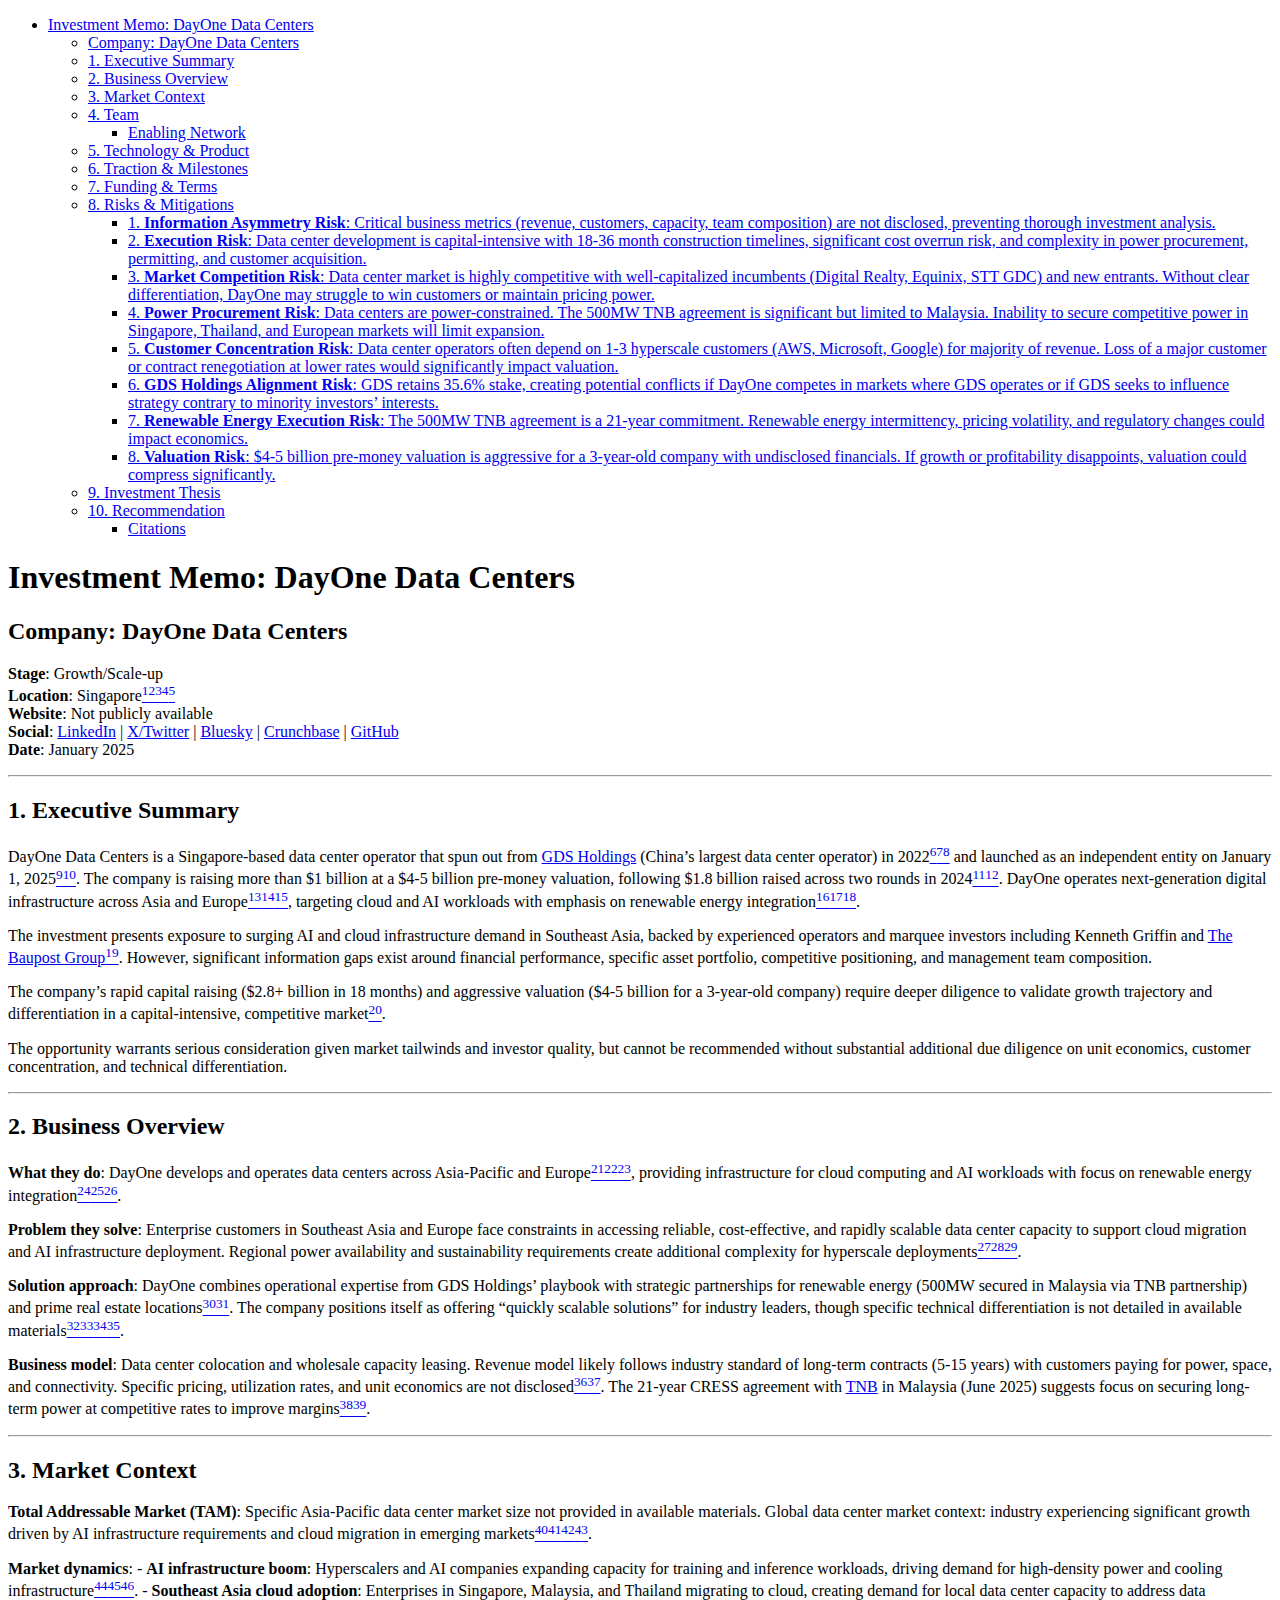
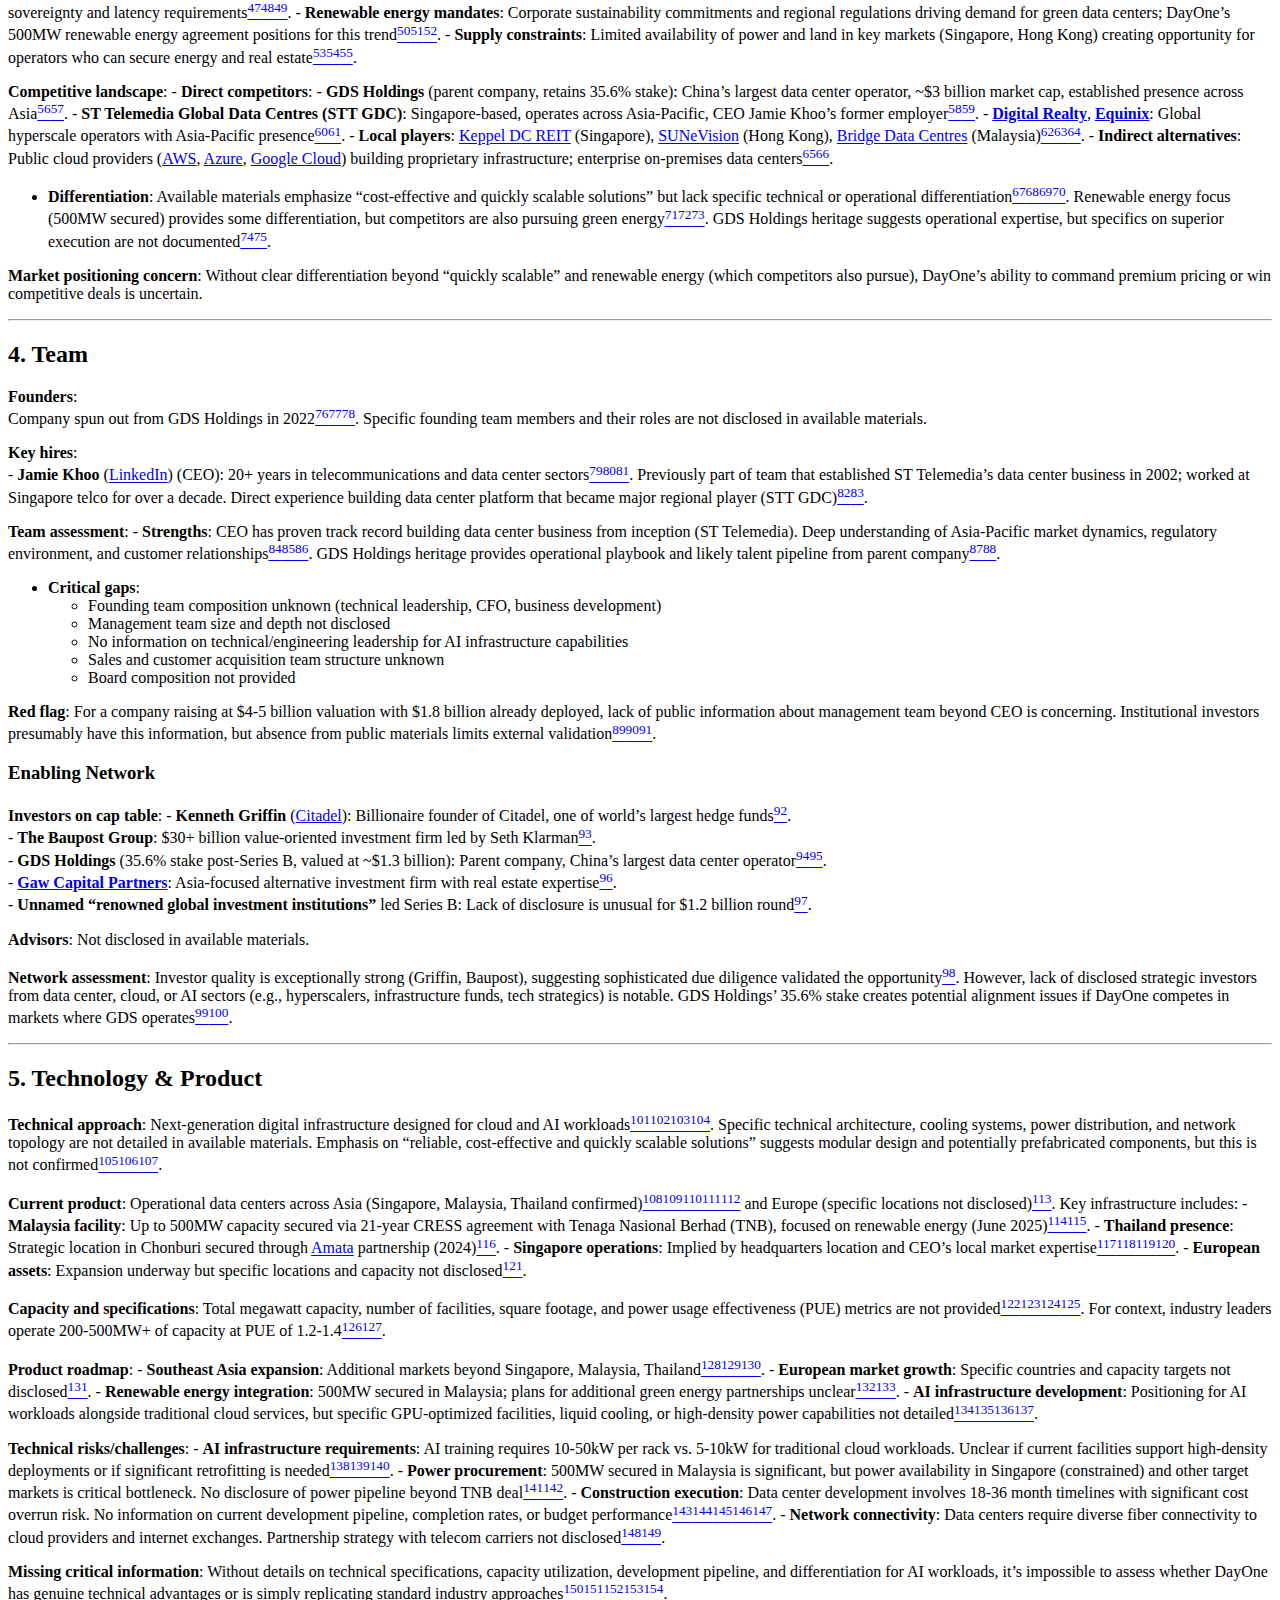
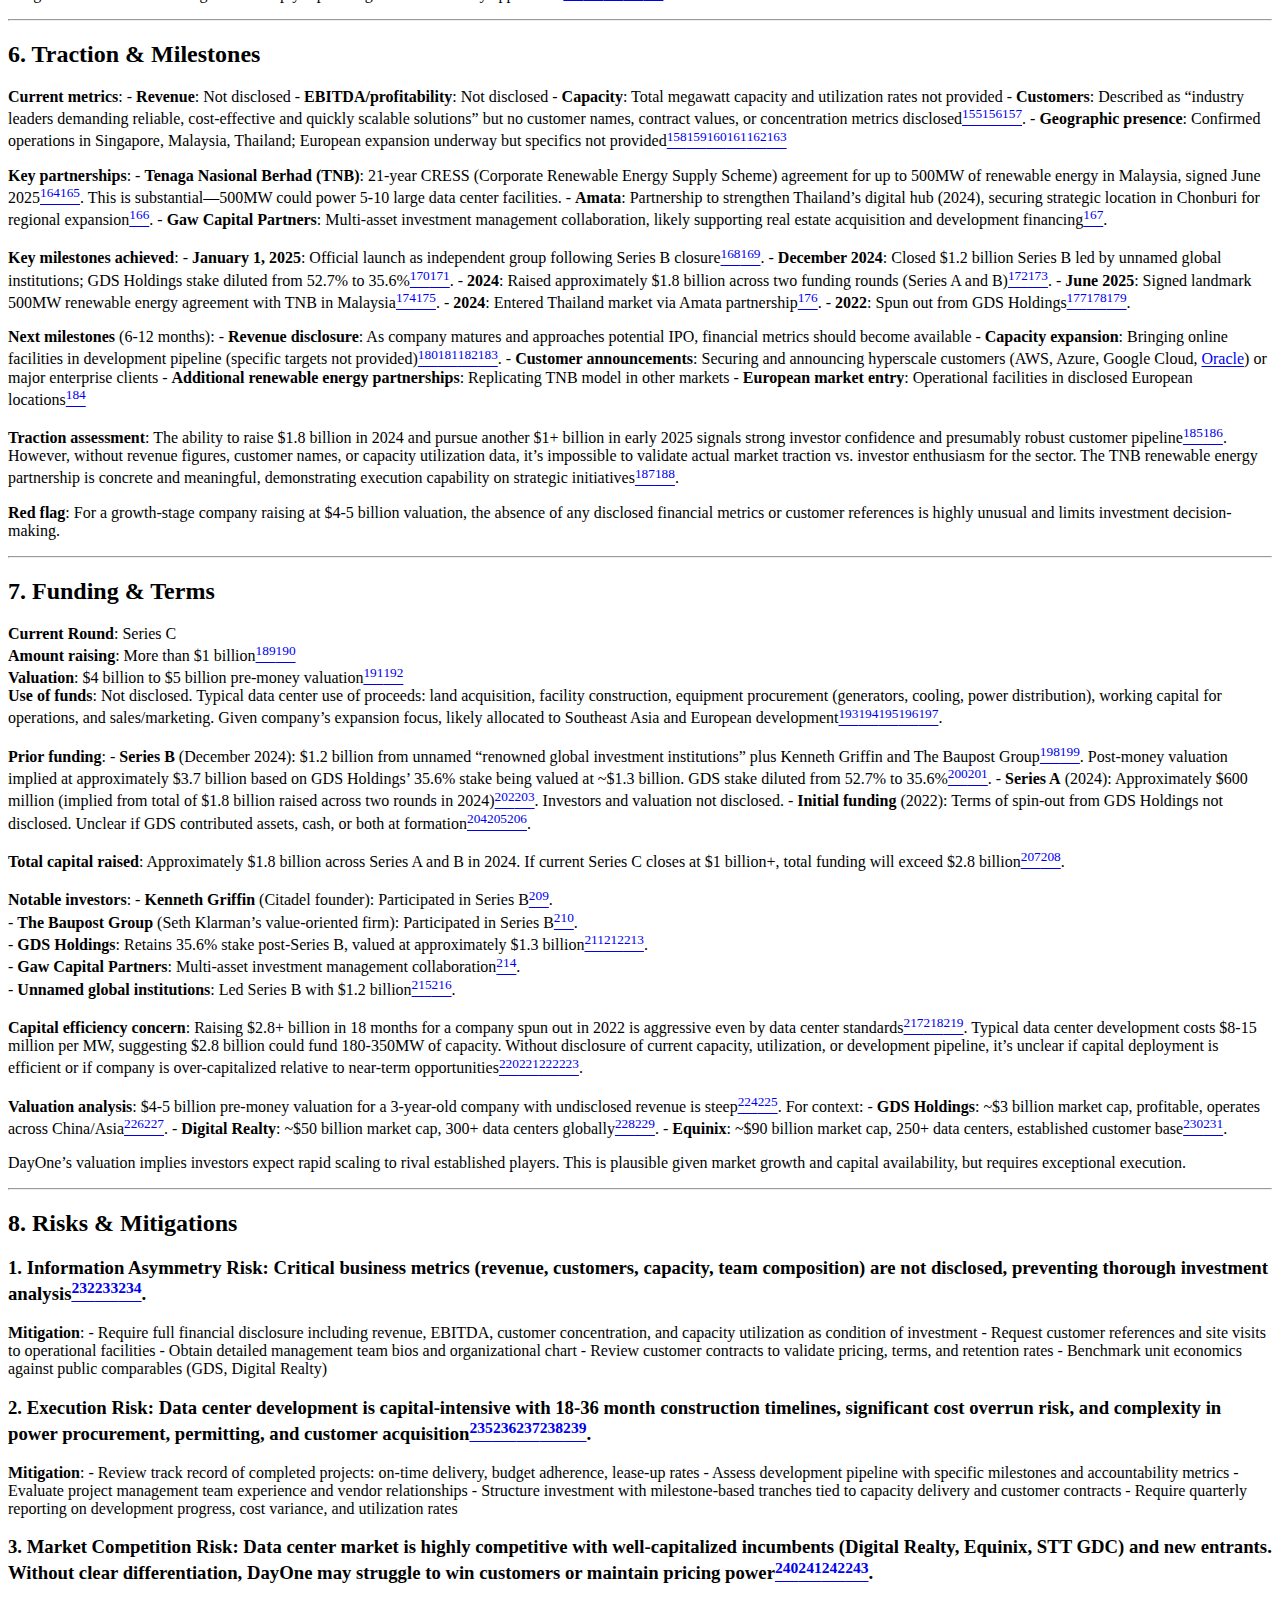
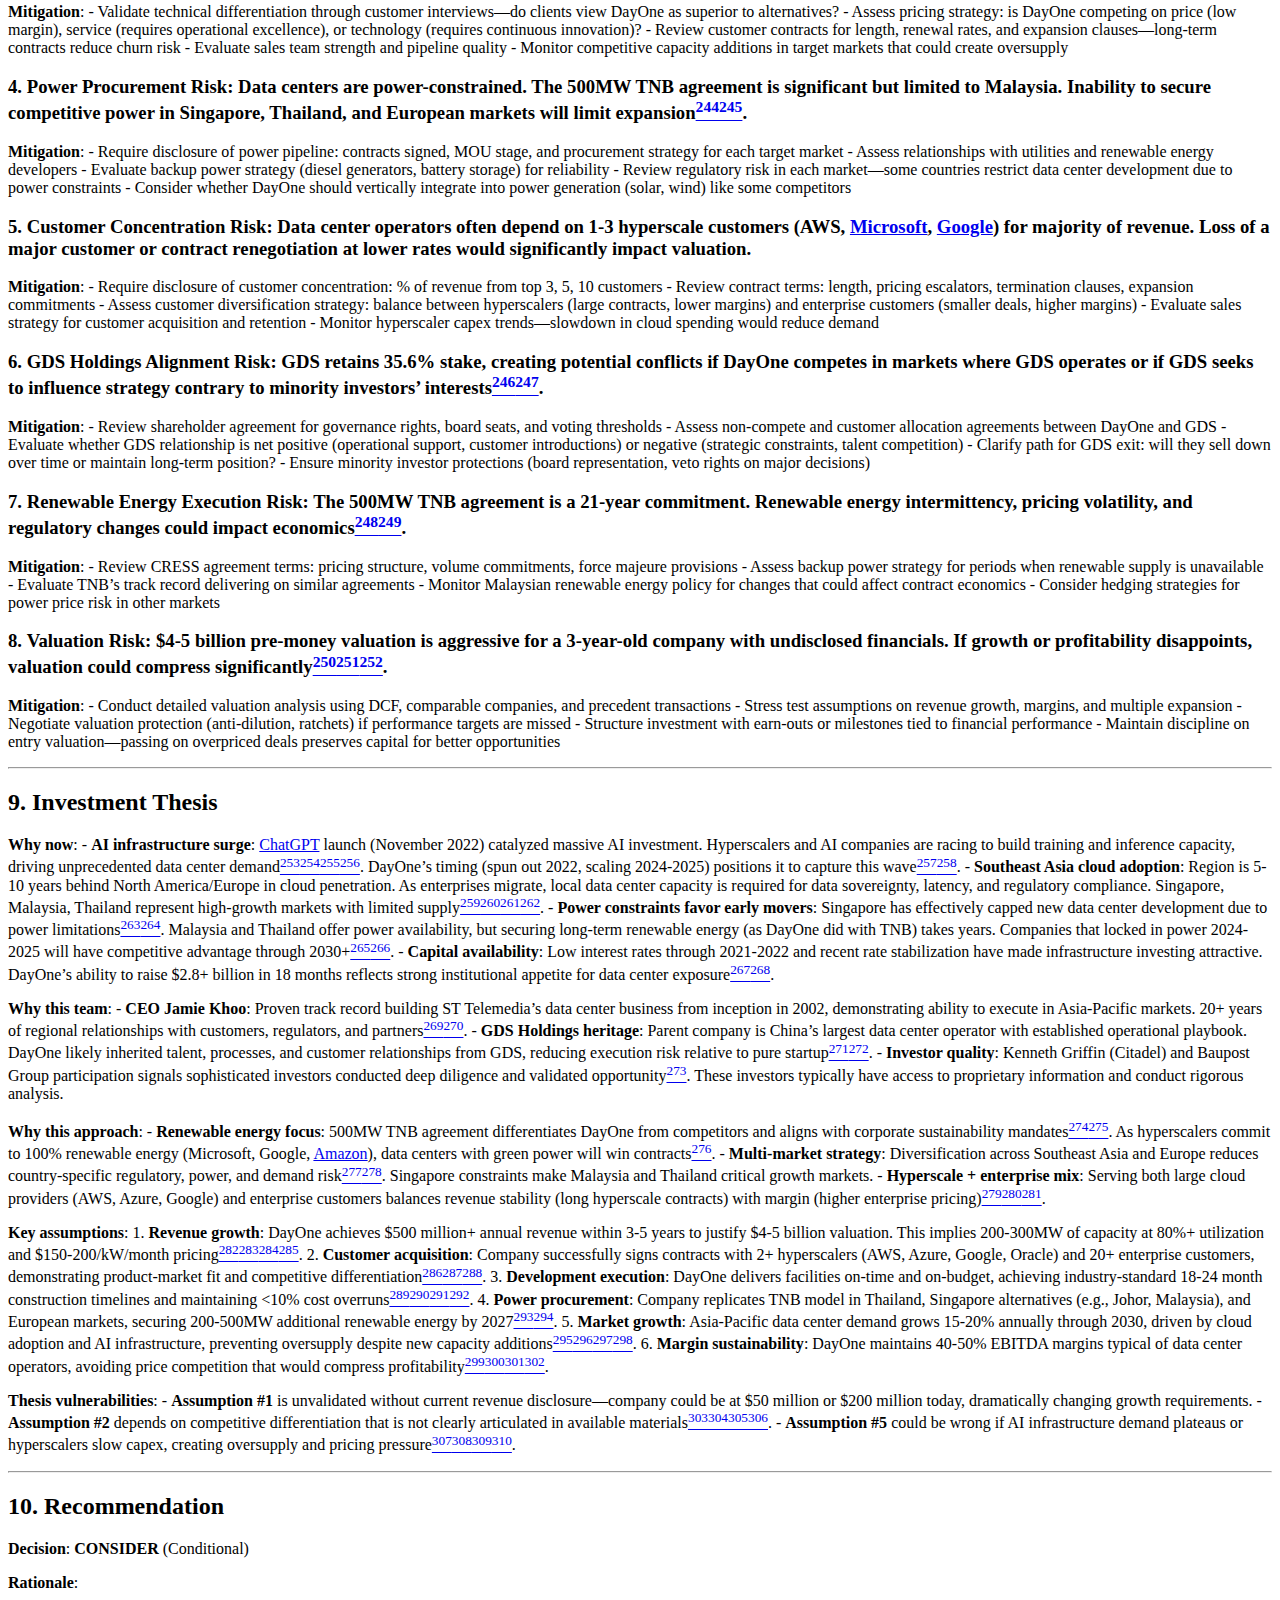
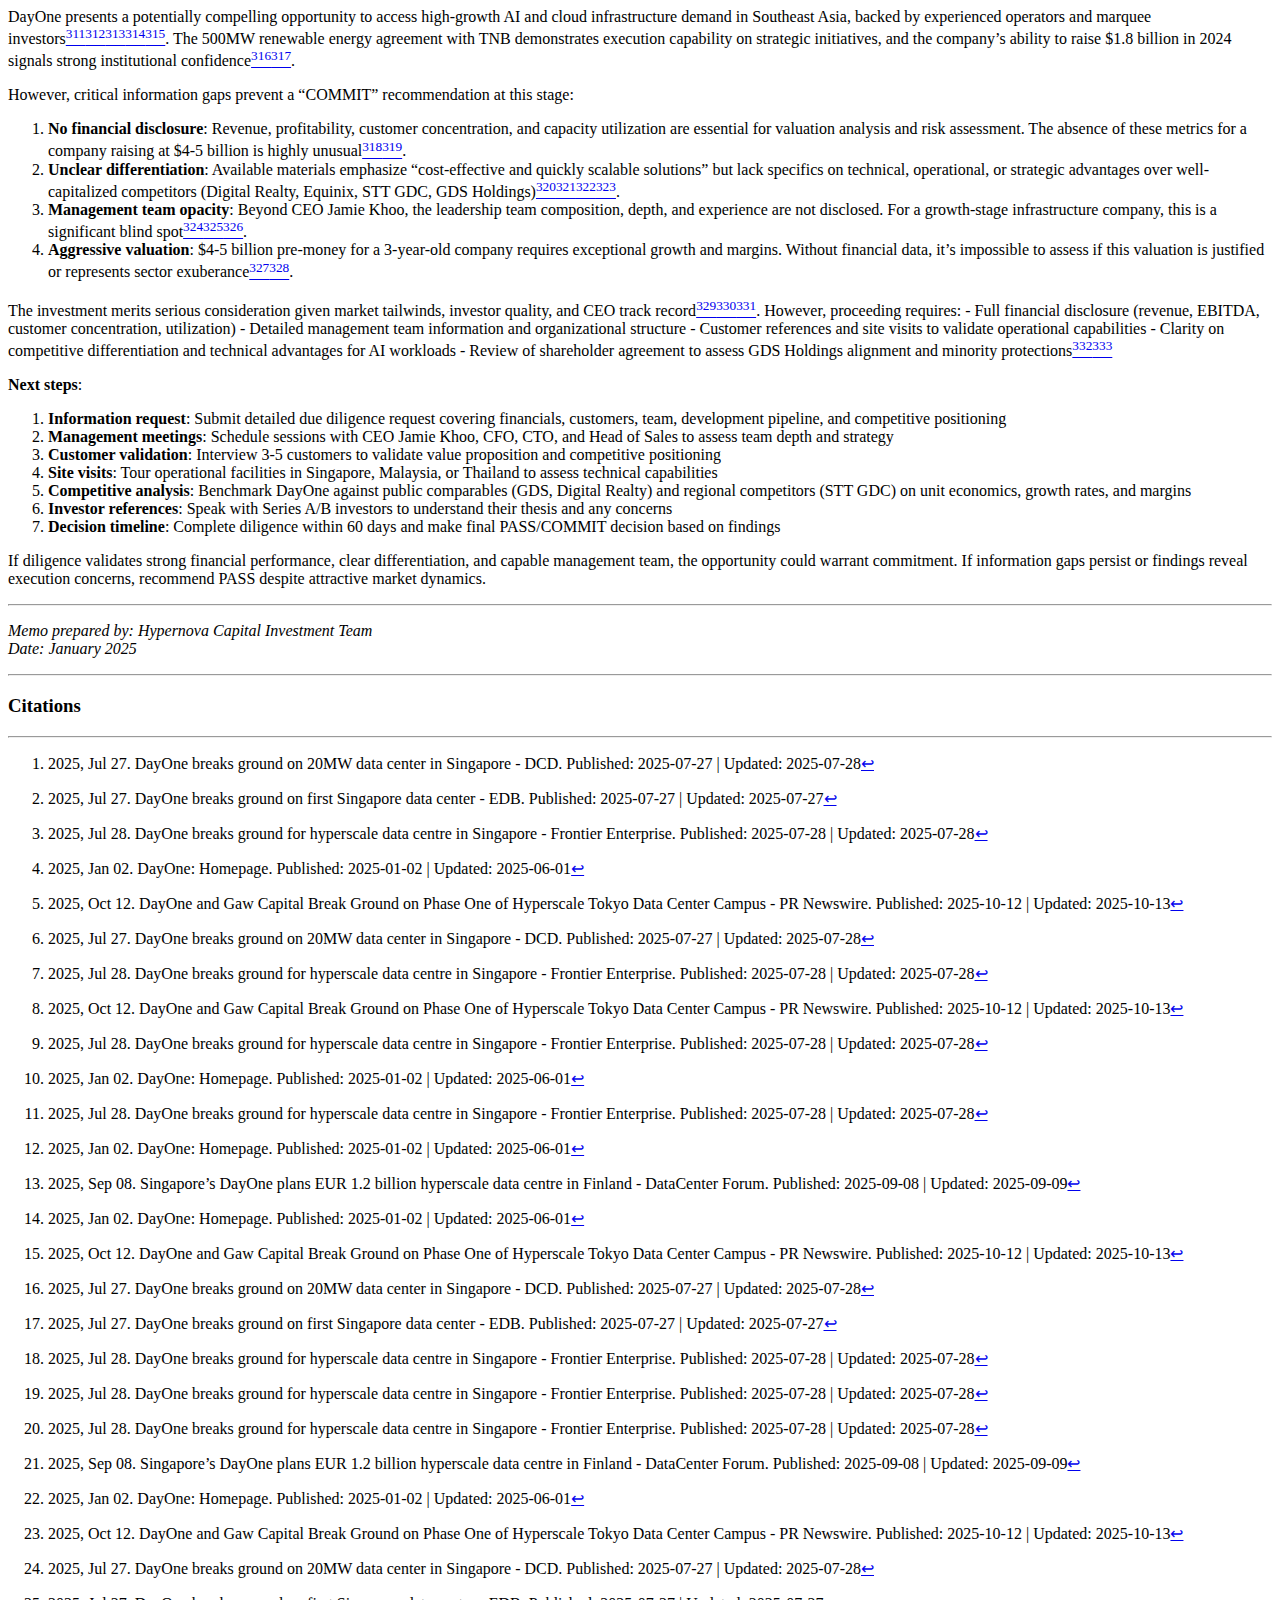
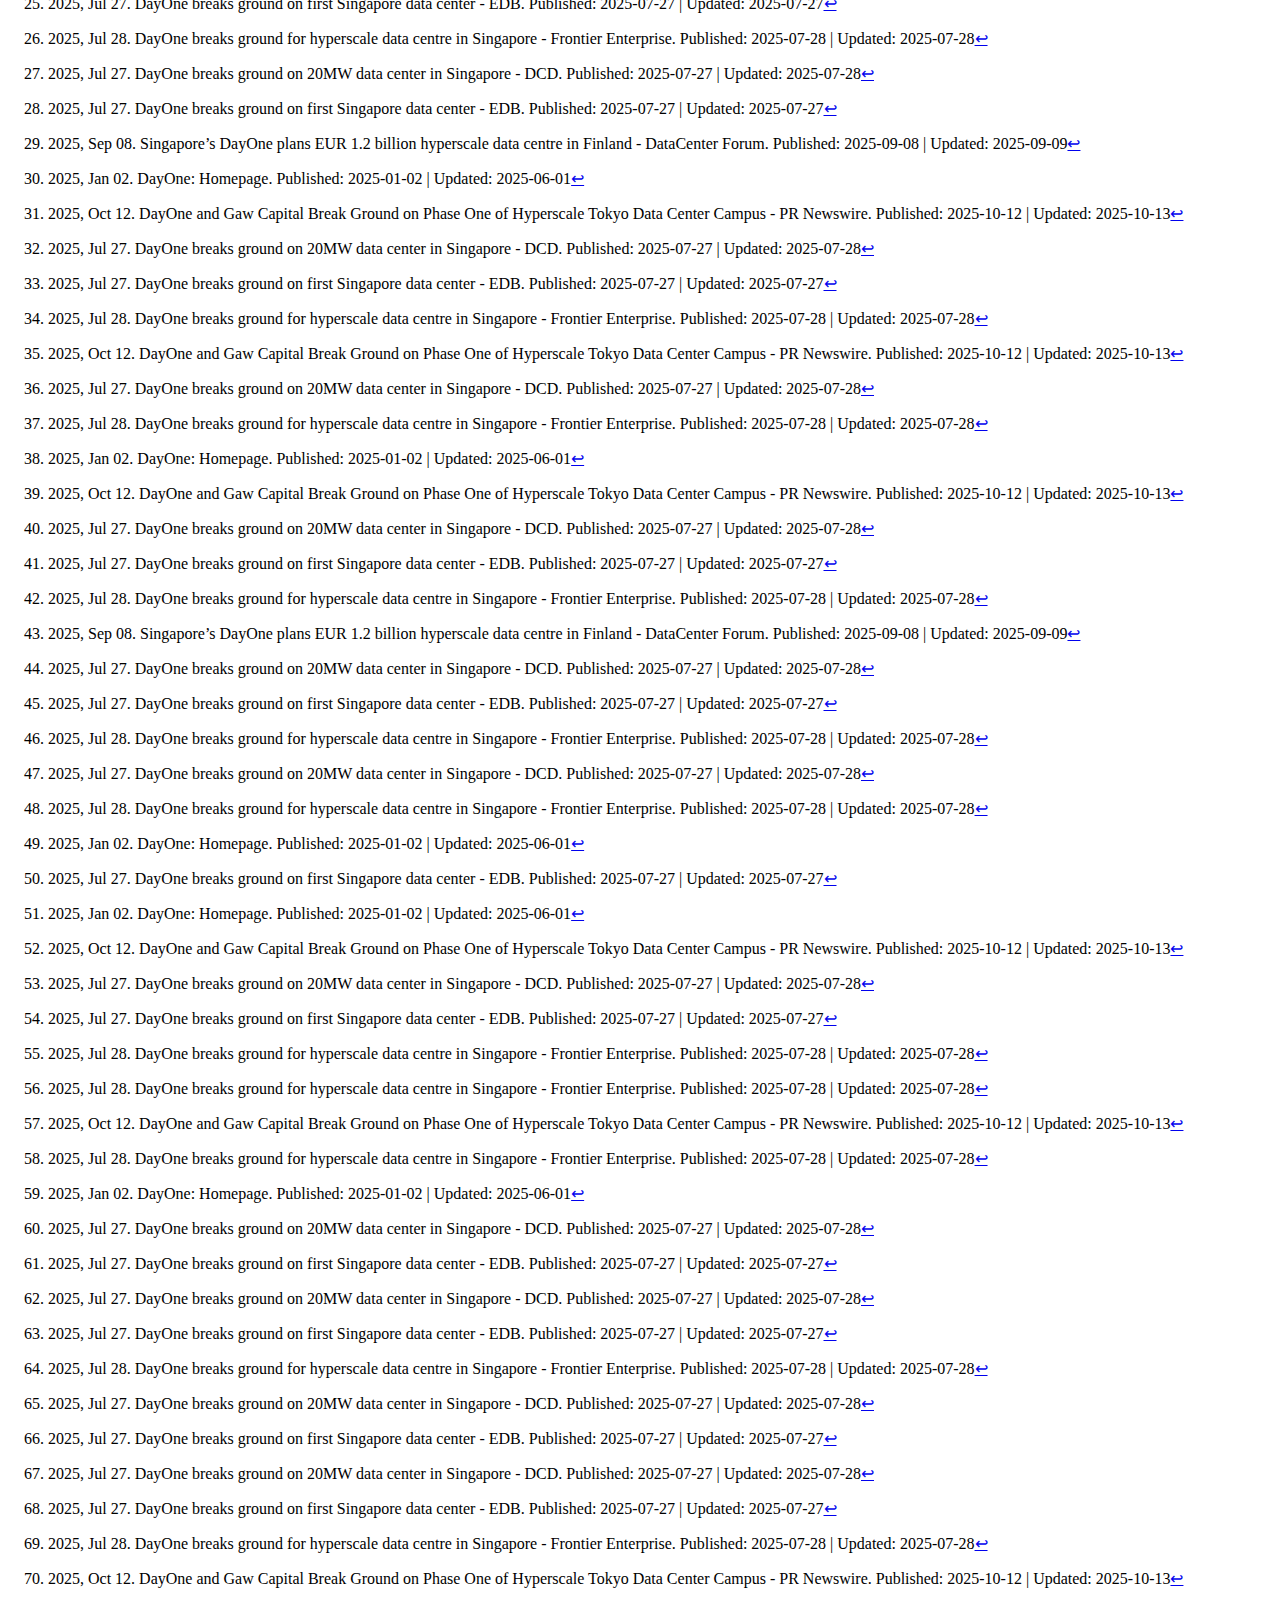
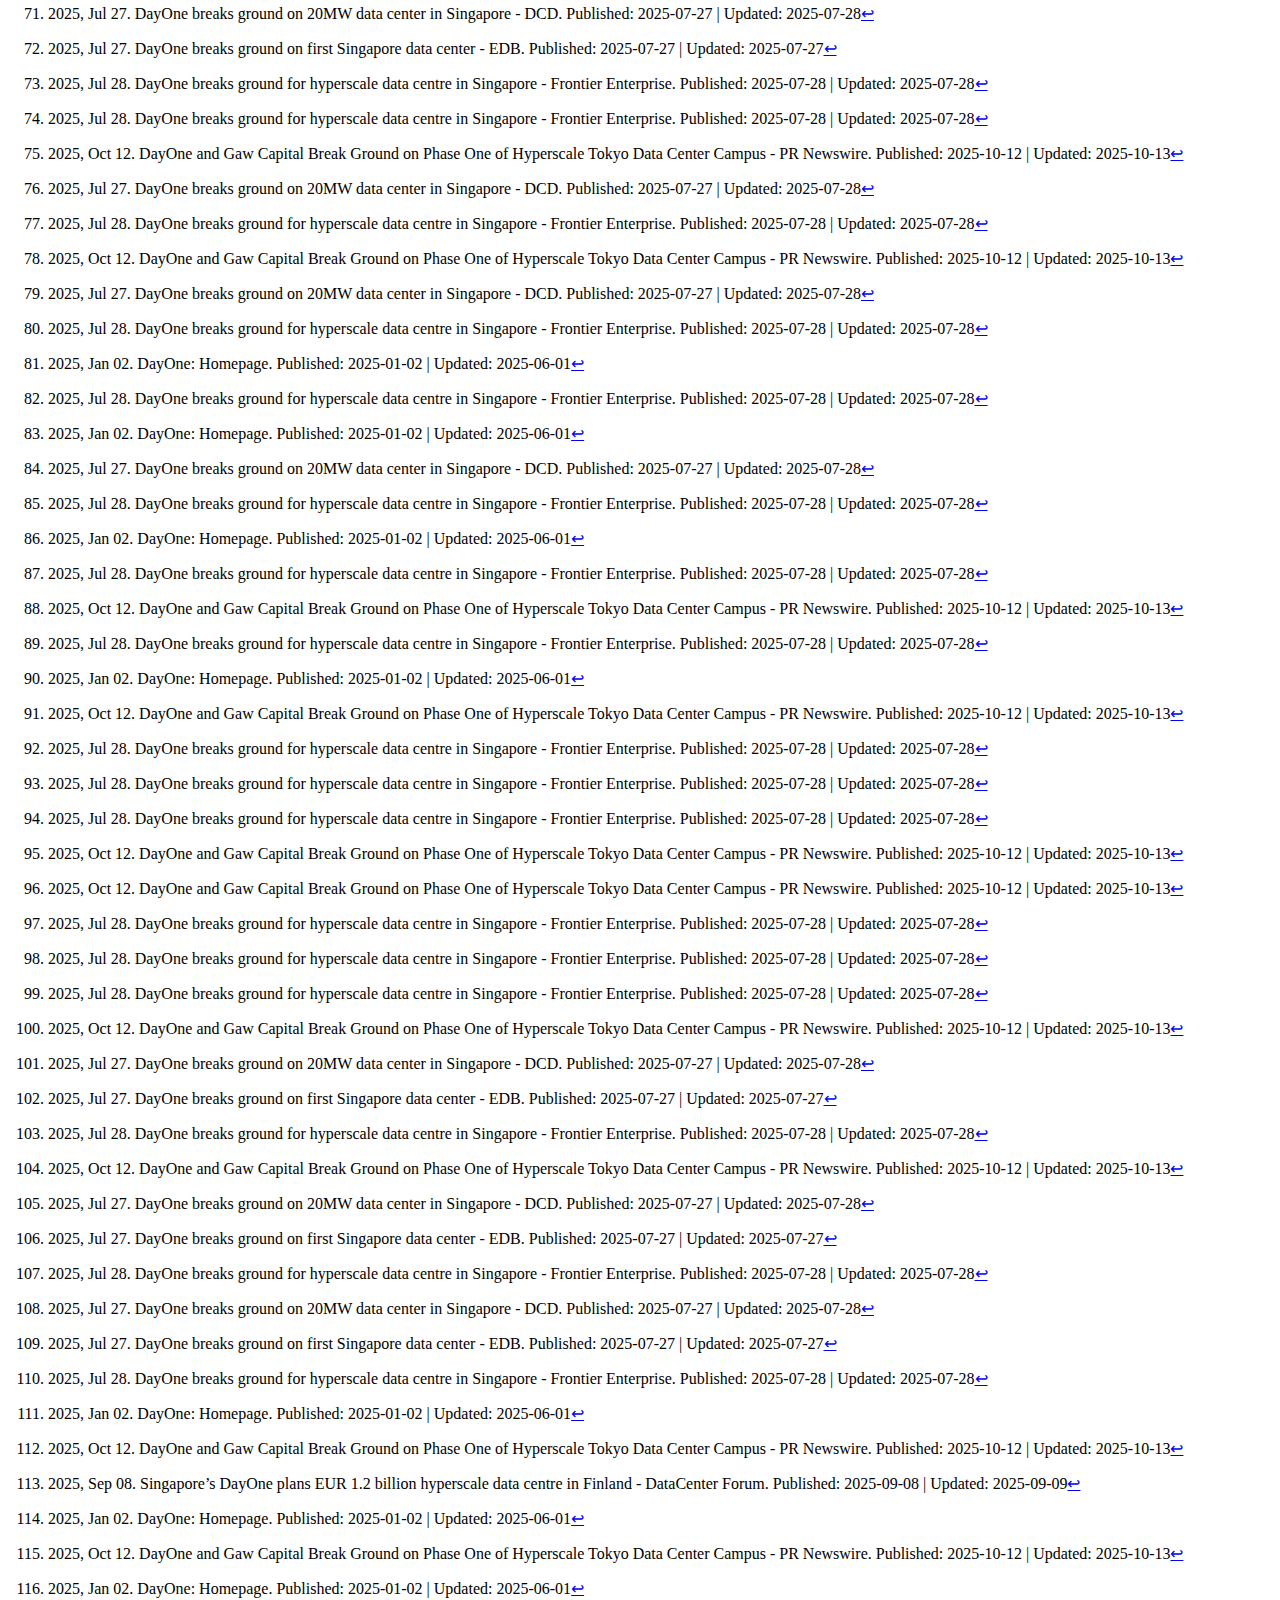
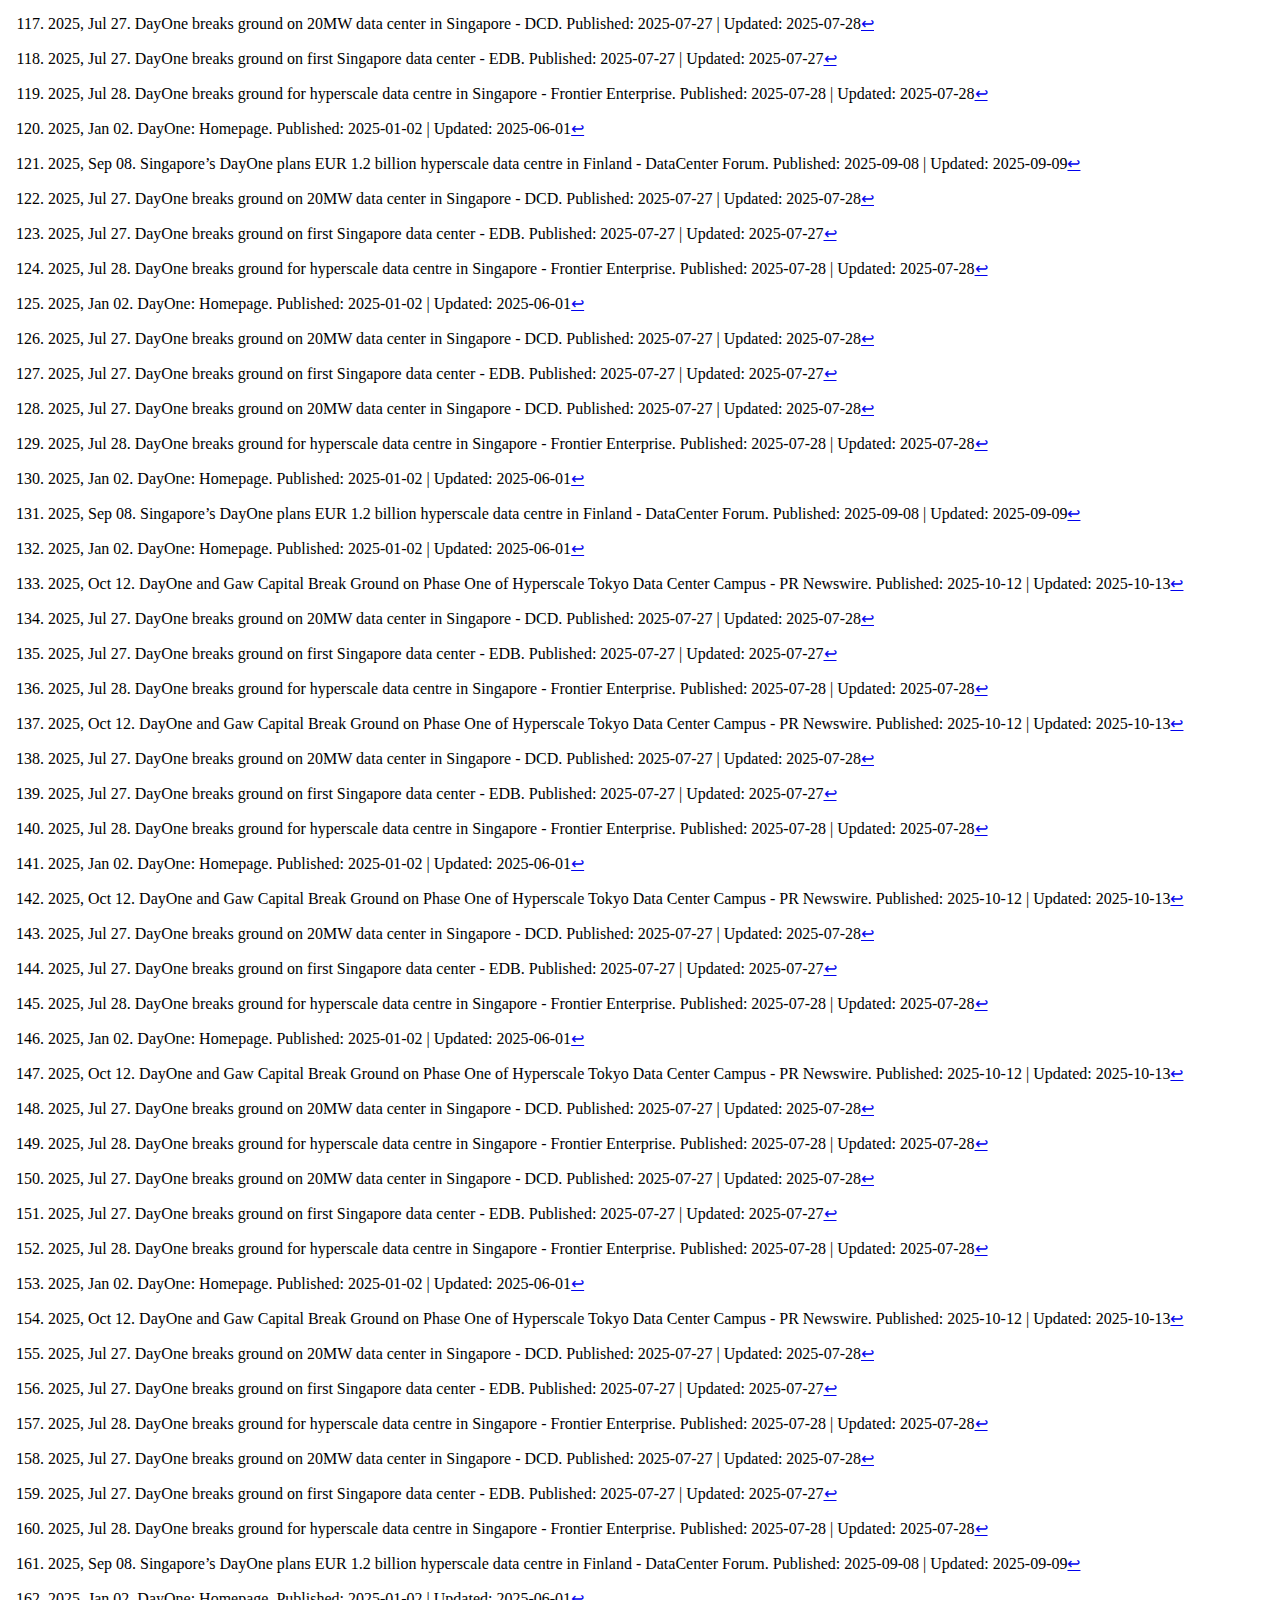
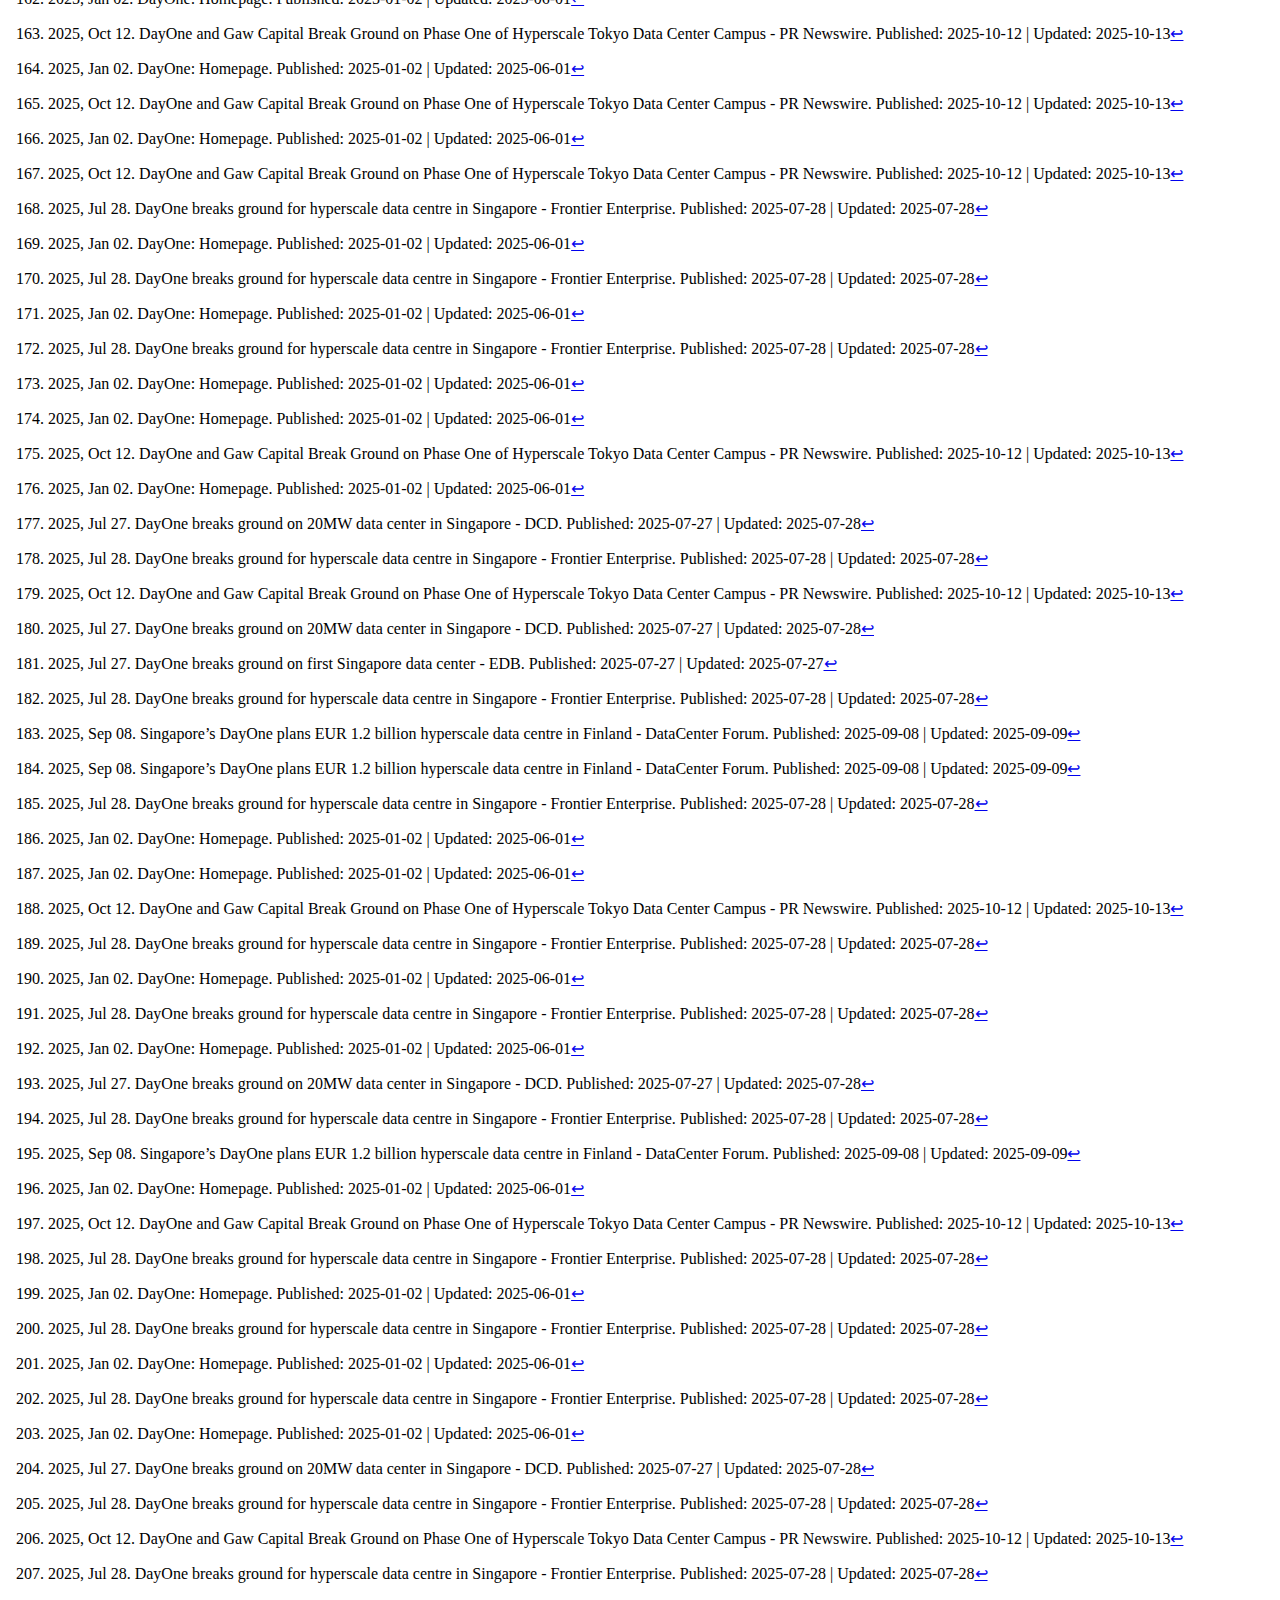
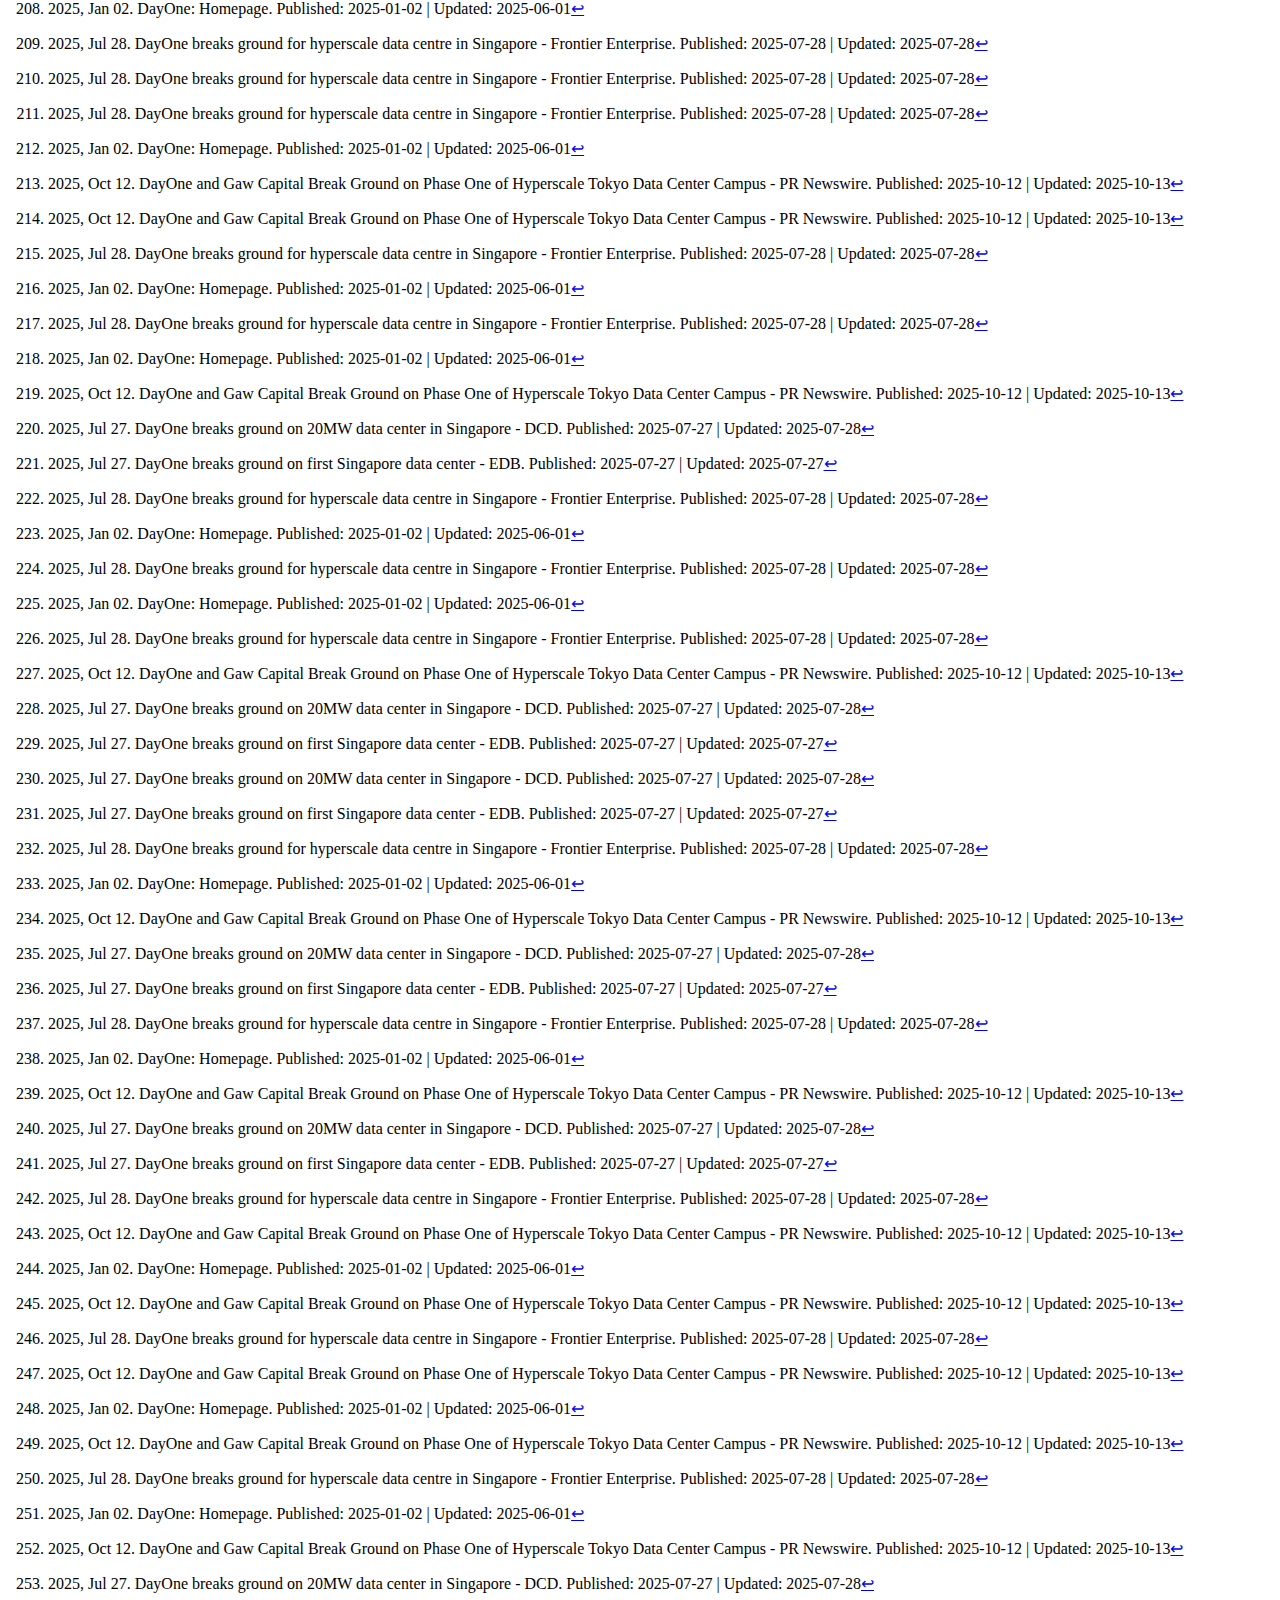
<file: exports/html/DayOne-v0.0.2.html>
<!DOCTYPE html>
<html xmlns="http://www.w3.org/1999/xhtml" lang xml:lang>
<head>
  <meta charset="utf-8" />
  <meta name="generator" content="pandoc" />
  <meta name="viewport" content="width=device-width, initial-scale=1.0, user-scalable=yes" />
  <title>4-final-draft</title>
  <style>

code{white-space: pre-wrap;}
span.smallcaps{font-variant: small-caps;}
div.columns{display: flex; gap: min(4vw, 1.5em);}
div.column{flex: auto; overflow-x: auto;}
div.hanging-indent{margin-left: 1.5em; text-indent: -1.5em;}

ul.task-list[class]{list-style: none;}
ul.task-list li input[type="checkbox"] {
font-size: inherit;
width: 0.8em;
margin: 0 0.8em 0.2em -1.6em;
vertical-align: middle;
}
.display.math{display: block; text-align: center; margin: 0.5rem auto;}
</style>
  <style type="text/css"></style>
</head>
<body>
<nav id="TOC" role="doc-toc">
<ul>
<li><a href="#investment-memo-dayone-data-centers" id="toc-investment-memo-dayone-data-centers">Investment Memo: DayOne
Data Centers</a>
<ul>
<li><a href="#company-dayone-data-centers" id="toc-company-dayone-data-centers">Company: DayOne Data
Centers</a></li>
<li><a href="#executive-summary" id="toc-executive-summary">1. Executive
Summary</a></li>
<li><a href="#business-overview" id="toc-business-overview">2. Business
Overview</a></li>
<li><a href="#market-context" id="toc-market-context">3. Market
Context</a></li>
<li><a href="#team" id="toc-team">4. Team</a>
<ul>
<li><a href="#enabling-network" id="toc-enabling-network">Enabling
Network</a></li>
</ul></li>
<li><a href="#technology-product" id="toc-technology-product">5.
Technology &amp; Product</a></li>
<li><a href="#traction-milestones" id="toc-traction-milestones">6.
Traction &amp; Milestones</a></li>
<li><a href="#funding-terms" id="toc-funding-terms">7. Funding &amp;
Terms</a></li>
<li><a href="#risks-mitigations" id="toc-risks-mitigations">8. Risks
&amp; Mitigations</a>
<ul>
<li><a href="#information-asymmetry-risk-critical-business-metrics-revenue-customers-capacity-team-composition-are-not-disclosed-preventing-thorough-investment-analysis357." id="toc-information-asymmetry-risk-critical-business-metrics-revenue-customers-capacity-team-composition-are-not-disclosed-preventing-thorough-investment-analysis357.">1.
<strong>Information Asymmetry Risk</strong>: Critical business metrics
(revenue, customers, capacity, team composition) are not disclosed,
preventing thorough investment analysis.</a></li>
<li><a href="#[base64]." id="[base64].">2.
<strong>Execution Risk</strong>: Data center development is
capital-intensive with 18-36 month construction timelines, significant
cost overrun risk, and complexity in power procurement, permitting, and
customer acquisition.</a></li>
<li><a href="#market-competition-risk-data-center-market-is-highly-competitive-with-well-capitalized-incumbents-digital-realty-equinix-stt-gdc-and-new-entrants.-without-clear-differentiation-dayone-may-struggle-to-win-customers-or-maintain-pricing-power1237." id="toc-market-competition-risk-data-center-market-is-highly-competitive-with-well-capitalized-incumbents-digital-realty-equinix-stt-gdc-and-new-entrants.-without-clear-differentiation-dayone-may-struggle-to-win-customers-or-maintain-pricing-power1237.">3.
<strong>Market Competition Risk</strong>: Data center market is highly
competitive with well-capitalized incumbents (Digital Realty, Equinix,
STT GDC) and new entrants. Without clear differentiation, DayOne may
struggle to win customers or maintain pricing power.</a></li>
<li><a href="#power-procurement-risk-data-centers-are-power-constrained.-the-500mw-tnb-agreement-is-significant-but-limited-to-malaysia.-inability-to-secure-competitive-power-in-singapore-thailand-and-european-markets-will-limit-expansion57." id="toc-power-procurement-risk-data-centers-are-power-constrained.-the-500mw-tnb-agreement-is-significant-but-limited-to-malaysia.-inability-to-secure-competitive-power-in-singapore-thailand-and-european-markets-will-limit-expansion57.">4.
<strong>Power Procurement Risk</strong>: Data centers are
power-constrained. The 500MW TNB agreement is significant but limited to
Malaysia. Inability to secure competitive power in Singapore, Thailand,
and European markets will limit expansion.</a></li>
<li><a href="#customer-concentration-risk-data-center-operators-often-depend-on-1-3-hyperscale-customers-aws-microsoft-google-for-majority-of-revenue.-loss-of-a-major-customer-or-contract-renegotiation-at-lower-rates-would-significantly-impact-valuation." id="toc-customer-concentration-risk-data-center-operators-often-depend-on-1-3-hyperscale-customers-aws-microsoft-google-for-majority-of-revenue.-loss-of-a-major-customer-or-contract-renegotiation-at-lower-rates-would-significantly-impact-valuation.">5.
<strong>Customer Concentration Risk</strong>: Data center operators
often depend on 1-3 hyperscale customers (AWS, Microsoft, Google) for
majority of revenue. Loss of a major customer or contract renegotiation
at lower rates would significantly impact valuation.</a></li>
<li><a href="#gds-holdings-alignment-risk-gds-retains-35.6-stake-creating-potential-conflicts-if-dayone-competes-in-markets-where-gds-operates-or-if-gds-seeks-to-influence-strategy-contrary-to-minority-investors-interests37." id="toc-gds-holdings-alignment-risk-gds-retains-35.6-stake-creating-potential-conflicts-if-dayone-competes-in-markets-where-gds-operates-or-if-gds-seeks-to-influence-strategy-contrary-to-minority-investors-interests37.">6.
<strong>GDS Holdings Alignment Risk</strong>: GDS retains 35.6% stake,
creating potential conflicts if DayOne competes in markets where GDS
operates or if GDS seeks to influence strategy contrary to minority
investors’ interests.</a></li>
<li><a href="#renewable-energy-execution-risk-the-500mw-tnb-agreement-is-a-21-year-commitment.-renewable-energy-intermittency-pricing-volatility-and-regulatory-changes-could-impact-economics57." id="toc-renewable-energy-execution-risk-the-500mw-tnb-agreement-is-a-21-year-commitment.-renewable-energy-intermittency-pricing-volatility-and-regulatory-changes-could-impact-economics57.">7.
<strong>Renewable Energy Execution Risk</strong>: The 500MW TNB
agreement is a 21-year commitment. Renewable energy intermittency,
pricing volatility, and regulatory changes could impact
economics.</a></li>
<li><a href="#valuation-risk-4-5-billion-pre-money-valuation-is-aggressive-for-a-3-year-old-company-with-undisclosed-financials.-if-growth-or-profitability-disappoints-valuation-could-compress-significantly357." id="toc-valuation-risk-4-5-billion-pre-money-valuation-is-aggressive-for-a-3-year-old-company-with-undisclosed-financials.-if-growth-or-profitability-disappoints-valuation-could-compress-significantly357.">8.
<strong>Valuation Risk</strong>: $4-5 billion pre-money valuation is
aggressive for a 3-year-old company with undisclosed financials. If
growth or profitability disappoints, valuation could compress
significantly.</a></li>
</ul></li>
<li><a href="#investment-thesis" id="toc-investment-thesis">9.
Investment Thesis</a></li>
<li><a href="#recommendation" id="toc-recommendation">10.
Recommendation</a>
<ul>
<li><a href="#citations" id="toc-citations">Citations</a></li>
</ul></li>
</ul></li>
</ul>
</nav>
<h1 id="investment-memo-dayone-data-centers">Investment Memo: DayOne
Data Centers</h1>
<h2 id="company-dayone-data-centers">Company: DayOne Data Centers</h2>
<p><strong>Stage</strong>: Growth/Scale-up<br />
<strong>Location</strong>: Singapore<a href="#fn1" class="footnote-ref" id="fnref1" role="doc-noteref"><sup>1</sup></a><a href="#fn2" class="footnote-ref" id="fnref2" role="doc-noteref"><sup>2</sup></a><a href="#fn3" class="footnote-ref" id="fnref3" role="doc-noteref"><sup>3</sup></a><a href="#fn4" class="footnote-ref" id="fnref4" role="doc-noteref"><sup>4</sup></a><a href="#fn5" class="footnote-ref" id="fnref5" role="doc-noteref"><sup>5</sup></a><br />
<strong>Website</strong>: Not publicly available<br />
<strong>Social</strong>: <a href="https://www.linkedin.com/company/day1tech">LinkedIn</a> | <a href="https://x.com/patrickmoorhead/status/1832222156547076194">X/Twitter</a>
| <a href="https://bsky.app/profile/bengamble7.bsky.social">Bluesky</a>
| <a href="https://www.crunchbase.com/organization/day-one">Crunchbase</a> |
<a href="https://github.com/jheddings/dayone-import">GitHub</a><br />
<strong>Date</strong>: January 2025</p>
<hr />
<h2 id="executive-summary">1. Executive Summary</h2>
<p>DayOne Data Centers is a Singapore-based data center operator that
spun out from <a href="https://www.gds-services.com">GDS Holdings</a>
(China’s largest data center operator) in 2022<a href="#fn6" class="footnote-ref" id="fnref6" role="doc-noteref"><sup>6</sup></a><a href="#fn7" class="footnote-ref" id="fnref7" role="doc-noteref"><sup>7</sup></a><a href="#fn8" class="footnote-ref" id="fnref8" role="doc-noteref"><sup>8</sup></a> and launched as an
independent entity on January 1, 2025<a href="#fn9" class="footnote-ref" id="fnref9" role="doc-noteref"><sup>9</sup></a><a href="#fn10" class="footnote-ref" id="fnref10" role="doc-noteref"><sup>10</sup></a>.
The company is raising more than $1 billion at a $4-5 billion pre-money
valuation, following $1.8 billion raised across two rounds in 2024<a href="#fn11" class="footnote-ref" id="fnref11" role="doc-noteref"><sup>11</sup></a><a href="#fn12" class="footnote-ref" id="fnref12" role="doc-noteref"><sup>12</sup></a>. DayOne operates
next-generation digital infrastructure across Asia and Europe<a href="#fn13" class="footnote-ref" id="fnref13" role="doc-noteref"><sup>13</sup></a><a href="#fn14" class="footnote-ref" id="fnref14" role="doc-noteref"><sup>14</sup></a><a href="#fn15" class="footnote-ref" id="fnref15" role="doc-noteref"><sup>15</sup></a>,
targeting cloud and AI workloads with emphasis on renewable energy
integration<a href="#fn16" class="footnote-ref" id="fnref16" role="doc-noteref"><sup>16</sup></a><a href="#fn17" class="footnote-ref" id="fnref17" role="doc-noteref"><sup>17</sup></a><a href="#fn18" class="footnote-ref" id="fnref18" role="doc-noteref"><sup>18</sup></a>.</p>
<p>The investment presents exposure to surging AI and cloud
infrastructure demand in Southeast Asia, backed by experienced operators
and marquee investors including Kenneth Griffin and <a href="https://www.baupost.com">The Baupost Group</a><a href="#fn19" class="footnote-ref" id="fnref19" role="doc-noteref"><sup>19</sup></a>.
However, significant information gaps exist around financial
performance, specific asset portfolio, competitive positioning, and
management team composition.</p>
<p>The company’s rapid capital raising ($2.8+ billion in 18 months) and
aggressive valuation ($4-5 billion for a 3-year-old company) require
deeper diligence to validate growth trajectory and differentiation in a
capital-intensive, competitive market<a href="#fn20" class="footnote-ref" id="fnref20" role="doc-noteref"><sup>20</sup></a>.</p>
<p>The opportunity warrants serious consideration given market tailwinds
and investor quality, but cannot be recommended without substantial
additional due diligence on unit economics, customer concentration, and
technical differentiation.</p>
<hr />
<h2 id="business-overview">2. Business Overview</h2>
<p><strong>What they do</strong>: DayOne develops and operates data
centers across Asia-Pacific and Europe<a href="#fn21" class="footnote-ref" id="fnref21" role="doc-noteref"><sup>21</sup></a><a href="#fn22" class="footnote-ref" id="fnref22" role="doc-noteref"><sup>22</sup></a><a href="#fn23" class="footnote-ref" id="fnref23" role="doc-noteref"><sup>23</sup></a>, providing
infrastructure for cloud computing and AI workloads with focus on
renewable energy integration<a href="#fn24" class="footnote-ref" id="fnref24" role="doc-noteref"><sup>24</sup></a><a href="#fn25" class="footnote-ref" id="fnref25" role="doc-noteref"><sup>25</sup></a><a href="#fn26" class="footnote-ref" id="fnref26" role="doc-noteref"><sup>26</sup></a>.</p>
<p><strong>Problem they solve</strong>: Enterprise customers in
Southeast Asia and Europe face constraints in accessing reliable,
cost-effective, and rapidly scalable data center capacity to support
cloud migration and AI infrastructure deployment. Regional power
availability and sustainability requirements create additional
complexity for hyperscale deployments<a href="#fn27" class="footnote-ref" id="fnref27" role="doc-noteref"><sup>27</sup></a><a href="#fn28" class="footnote-ref" id="fnref28" role="doc-noteref"><sup>28</sup></a><a href="#fn29" class="footnote-ref" id="fnref29" role="doc-noteref"><sup>29</sup></a>.</p>
<p><strong>Solution approach</strong>: DayOne combines operational
expertise from GDS Holdings’ playbook with strategic partnerships for
renewable energy (500MW secured in Malaysia via TNB partnership) and
prime real estate locations<a href="#fn30" class="footnote-ref" id="fnref30" role="doc-noteref"><sup>30</sup></a><a href="#fn31" class="footnote-ref" id="fnref31" role="doc-noteref"><sup>31</sup></a>.
The company positions itself as offering “quickly scalable solutions”
for industry leaders, though specific technical differentiation is not
detailed in available materials<a href="#fn32" class="footnote-ref" id="fnref32" role="doc-noteref"><sup>32</sup></a><a href="#fn33" class="footnote-ref" id="fnref33" role="doc-noteref"><sup>33</sup></a><a href="#fn34" class="footnote-ref" id="fnref34" role="doc-noteref"><sup>34</sup></a><a href="#fn35" class="footnote-ref" id="fnref35" role="doc-noteref"><sup>35</sup></a>.</p>
<p><strong>Business model</strong>: Data center colocation and wholesale
capacity leasing. Revenue model likely follows industry standard of
long-term contracts (5-15 years) with customers paying for power, space,
and connectivity. Specific pricing, utilization rates, and unit
economics are not disclosed<a href="#fn36" class="footnote-ref" id="fnref36" role="doc-noteref"><sup>36</sup></a><a href="#fn37" class="footnote-ref" id="fnref37" role="doc-noteref"><sup>37</sup></a>.
The 21-year CRESS agreement with <a href="https://www.tnb.com.my">TNB</a> in Malaysia (June 2025) suggests
focus on securing long-term power at competitive rates to improve
margins<a href="#fn38" class="footnote-ref" id="fnref38" role="doc-noteref"><sup>38</sup></a><a href="#fn39" class="footnote-ref" id="fnref39" role="doc-noteref"><sup>39</sup></a>.</p>
<hr />
<h2 id="market-context">3. Market Context</h2>
<p><strong>Total Addressable Market (TAM)</strong>: Specific
Asia-Pacific data center market size not provided in available
materials. Global data center market context: industry experiencing
significant growth driven by AI infrastructure requirements and cloud
migration in emerging markets<a href="#fn40" class="footnote-ref" id="fnref40" role="doc-noteref"><sup>40</sup></a><a href="#fn41" class="footnote-ref" id="fnref41" role="doc-noteref"><sup>41</sup></a><a href="#fn42" class="footnote-ref" id="fnref42" role="doc-noteref"><sup>42</sup></a><a href="#fn43" class="footnote-ref" id="fnref43" role="doc-noteref"><sup>43</sup></a>.</p>
<p><strong>Market dynamics</strong>: - <strong>AI infrastructure
boom</strong>: Hyperscalers and AI companies expanding capacity for
training and inference workloads, driving demand for high-density power
and cooling infrastructure<a href="#fn44" class="footnote-ref" id="fnref44" role="doc-noteref"><sup>44</sup></a><a href="#fn45" class="footnote-ref" id="fnref45" role="doc-noteref"><sup>45</sup></a><a href="#fn46" class="footnote-ref" id="fnref46" role="doc-noteref"><sup>46</sup></a>. - <strong>Southeast Asia cloud
adoption</strong>: Enterprises in Singapore, Malaysia, and Thailand
migrating to cloud, creating demand for local data center capacity to
address data sovereignty and latency requirements<a href="#fn47" class="footnote-ref" id="fnref47" role="doc-noteref"><sup>47</sup></a><a href="#fn48" class="footnote-ref" id="fnref48" role="doc-noteref"><sup>48</sup></a><a href="#fn49" class="footnote-ref" id="fnref49" role="doc-noteref"><sup>49</sup></a>. - <strong>Renewable
energy mandates</strong>: Corporate sustainability commitments and
regional regulations driving demand for green data centers; DayOne’s
500MW renewable energy agreement positions for this trend<a href="#fn50" class="footnote-ref" id="fnref50" role="doc-noteref"><sup>50</sup></a><a href="#fn51" class="footnote-ref" id="fnref51" role="doc-noteref"><sup>51</sup></a><a href="#fn52" class="footnote-ref" id="fnref52" role="doc-noteref"><sup>52</sup></a>. - <strong>Supply
constraints</strong>: Limited availability of power and land in key
markets (Singapore, Hong Kong) creating opportunity for operators who
can secure energy and real estate<a href="#fn53" class="footnote-ref" id="fnref53" role="doc-noteref"><sup>53</sup></a><a href="#fn54" class="footnote-ref" id="fnref54" role="doc-noteref"><sup>54</sup></a><a href="#fn55" class="footnote-ref" id="fnref55" role="doc-noteref"><sup>55</sup></a>.</p>
<p><strong>Competitive landscape</strong>: - <strong>Direct
competitors</strong>: - <strong>GDS Holdings</strong> (parent company,
retains 35.6% stake): China’s largest data center operator, ~$3 billion
market cap, established presence across Asia<a href="#fn56" class="footnote-ref" id="fnref56" role="doc-noteref"><sup>56</sup></a><a href="#fn57" class="footnote-ref" id="fnref57" role="doc-noteref"><sup>57</sup></a>. - <strong>ST Telemedia Global Data
Centres (STT GDC)</strong>: Singapore-based, operates across
Asia-Pacific, CEO Jamie Khoo’s former employer<a href="#fn58" class="footnote-ref" id="fnref58" role="doc-noteref"><sup>58</sup></a><a href="#fn59" class="footnote-ref" id="fnref59" role="doc-noteref"><sup>59</sup></a>. - <strong><a href="https://www.digitalrealty.com">Digital Realty</a></strong>,
<strong><a href="https://www.equinix.com">Equinix</a></strong>: Global
hyperscale operators with Asia-Pacific presence<a href="#fn60" class="footnote-ref" id="fnref60" role="doc-noteref"><sup>60</sup></a><a href="#fn61" class="footnote-ref" id="fnref61" role="doc-noteref"><sup>61</sup></a>. - <strong>Local players</strong>:
<a href="https://www.keppeldcreit.com">Keppel DC REIT</a> (Singapore),
<a href="https://www.sunevision.com">SUNeVision</a> (Hong Kong), <a href="https://www.bridgedatacentres.com">Bridge Data Centres</a>
(Malaysia)<a href="#fn62" class="footnote-ref" id="fnref62" role="doc-noteref"><sup>62</sup></a><a href="#fn63" class="footnote-ref" id="fnref63" role="doc-noteref"><sup>63</sup></a><a href="#fn64" class="footnote-ref" id="fnref64" role="doc-noteref"><sup>64</sup></a>.
- <strong>Indirect alternatives</strong>: Public cloud providers (<a href="https://aws.amazon.com">AWS</a>, <a href="https://azure.microsoft.com">Azure</a>, <a href="https://cloud.google.com">Google Cloud</a>) building proprietary
infrastructure; enterprise on-premises data centers<a href="#fn65" class="footnote-ref" id="fnref65" role="doc-noteref"><sup>65</sup></a><a href="#fn66" class="footnote-ref" id="fnref66" role="doc-noteref"><sup>66</sup></a>.</p>
<ul>
<li><strong>Differentiation</strong>: Available materials emphasize
“cost-effective and quickly scalable solutions” but lack specific
technical or operational differentiation<a href="#fn67" class="footnote-ref" id="fnref67" role="doc-noteref"><sup>67</sup></a><a href="#fn68" class="footnote-ref" id="fnref68" role="doc-noteref"><sup>68</sup></a><a href="#fn69" class="footnote-ref" id="fnref69" role="doc-noteref"><sup>69</sup></a><a href="#fn70" class="footnote-ref" id="fnref70" role="doc-noteref"><sup>70</sup></a>.
Renewable energy focus (500MW secured) provides some differentiation,
but competitors are also pursuing green energy<a href="#fn71" class="footnote-ref" id="fnref71" role="doc-noteref"><sup>71</sup></a><a href="#fn72" class="footnote-ref" id="fnref72" role="doc-noteref"><sup>72</sup></a><a href="#fn73" class="footnote-ref" id="fnref73" role="doc-noteref"><sup>73</sup></a>. GDS Holdings heritage
suggests operational expertise, but specifics on superior execution are
not documented<a href="#fn74" class="footnote-ref" id="fnref74" role="doc-noteref"><sup>74</sup></a><a href="#fn75" class="footnote-ref" id="fnref75" role="doc-noteref"><sup>75</sup></a>.</li>
</ul>
<p><strong>Market positioning concern</strong>: Without clear
differentiation beyond “quickly scalable” and renewable energy (which
competitors also pursue), DayOne’s ability to command premium pricing or
win competitive deals is uncertain.</p>
<hr />
<h2 id="team">4. Team</h2>
<p><strong>Founders</strong>:<br />
Company spun out from GDS Holdings in 2022<a href="#fn76" class="footnote-ref" id="fnref76" role="doc-noteref"><sup>76</sup></a><a href="#fn77" class="footnote-ref" id="fnref77" role="doc-noteref"><sup>77</sup></a><a href="#fn78" class="footnote-ref" id="fnref78" role="doc-noteref"><sup>78</sup></a>. Specific founding
team members and their roles are not disclosed in available
materials.</p>
<p><strong>Key hires</strong>:<br />
- <strong>Jamie Khoo</strong> (<a href="https://sg.linkedin.com/in/jamie-gc-khoo">LinkedIn</a>) (CEO): 20+
years in telecommunications and data center sectors<a href="#fn79" class="footnote-ref" id="fnref79" role="doc-noteref"><sup>79</sup></a><a href="#fn80" class="footnote-ref" id="fnref80" role="doc-noteref"><sup>80</sup></a><a href="#fn81" class="footnote-ref" id="fnref81" role="doc-noteref"><sup>81</sup></a>. Previously part of
team that established ST Telemedia’s data center business in 2002;
worked at Singapore telco for over a decade. Direct experience building
data center platform that became major regional player (STT GDC)<a href="#fn82" class="footnote-ref" id="fnref82" role="doc-noteref"><sup>82</sup></a><a href="#fn83" class="footnote-ref" id="fnref83" role="doc-noteref"><sup>83</sup></a>.</p>
<p><strong>Team assessment</strong>: - <strong>Strengths</strong>: CEO
has proven track record building data center business from inception (ST
Telemedia). Deep understanding of Asia-Pacific market dynamics,
regulatory environment, and customer relationships<a href="#fn84" class="footnote-ref" id="fnref84" role="doc-noteref"><sup>84</sup></a><a href="#fn85" class="footnote-ref" id="fnref85" role="doc-noteref"><sup>85</sup></a><a href="#fn86" class="footnote-ref" id="fnref86" role="doc-noteref"><sup>86</sup></a>. GDS Holdings heritage
provides operational playbook and likely talent pipeline from parent
company<a href="#fn87" class="footnote-ref" id="fnref87" role="doc-noteref"><sup>87</sup></a><a href="#fn88" class="footnote-ref" id="fnref88" role="doc-noteref"><sup>88</sup></a>.</p>
<ul>
<li><strong>Critical gaps</strong>:
<ul>
<li>Founding team composition unknown (technical leadership, CFO,
business development)</li>
<li>Management team size and depth not disclosed</li>
<li>No information on technical/engineering leadership for AI
infrastructure capabilities</li>
<li>Sales and customer acquisition team structure unknown</li>
<li>Board composition not provided</li>
</ul></li>
</ul>
<p><strong>Red flag</strong>: For a company raising at $4-5 billion
valuation with $1.8 billion already deployed, lack of public information
about management team beyond CEO is concerning. Institutional investors
presumably have this information, but absence from public materials
limits external validation<a href="#fn89" class="footnote-ref" id="fnref89" role="doc-noteref"><sup>89</sup></a><a href="#fn90" class="footnote-ref" id="fnref90" role="doc-noteref"><sup>90</sup></a><a href="#fn91" class="footnote-ref" id="fnref91" role="doc-noteref"><sup>91</sup></a>.</p>
<h3 id="enabling-network">Enabling Network</h3>
<p><strong>Investors on cap table</strong>: - <strong>Kenneth
Griffin</strong> (<a href="https://www.citadel.com">Citadel</a>):
Billionaire founder of Citadel, one of world’s largest hedge funds<a href="#fn92" class="footnote-ref" id="fnref92" role="doc-noteref"><sup>92</sup></a>.<br />
- <strong>The Baupost Group</strong>: $30+ billion value-oriented
investment firm led by Seth Klarman<a href="#fn93" class="footnote-ref" id="fnref93" role="doc-noteref"><sup>93</sup></a>.<br />
- <strong>GDS Holdings</strong> (35.6% stake post-Series B, valued at
~$1.3 billion): Parent company, China’s largest data center operator<a href="#fn94" class="footnote-ref" id="fnref94" role="doc-noteref"><sup>94</sup></a><a href="#fn95" class="footnote-ref" id="fnref95" role="doc-noteref"><sup>95</sup></a>.<br />
- <strong><a href="https://www.gawcapital.com">Gaw Capital
Partners</a></strong>: Asia-focused alternative investment firm with
real estate expertise<a href="#fn96" class="footnote-ref" id="fnref96" role="doc-noteref"><sup>96</sup></a>.<br />
- <strong>Unnamed “renowned global investment institutions”</strong> led
Series B: Lack of disclosure is unusual for $1.2 billion round<a href="#fn97" class="footnote-ref" id="fnref97" role="doc-noteref"><sup>97</sup></a>.</p>
<p><strong>Advisors</strong>: Not disclosed in available materials.</p>
<p><strong>Network assessment</strong>: Investor quality is
exceptionally strong (Griffin, Baupost), suggesting sophisticated due
diligence validated the opportunity<a href="#fn98" class="footnote-ref" id="fnref98" role="doc-noteref"><sup>98</sup></a>. However, lack of
disclosed strategic investors from data center, cloud, or AI sectors
(e.g., hyperscalers, infrastructure funds, tech strategics) is notable.
GDS Holdings’ 35.6% stake creates potential alignment issues if DayOne
competes in markets where GDS operates<a href="#fn99" class="footnote-ref" id="fnref99" role="doc-noteref"><sup>99</sup></a><a href="#fn100" class="footnote-ref" id="fnref100" role="doc-noteref"><sup>100</sup></a>.</p>
<hr />
<h2 id="technology-product">5. Technology &amp; Product</h2>
<p><strong>Technical approach</strong>: Next-generation digital
infrastructure designed for cloud and AI workloads<a href="#fn101" class="footnote-ref" id="fnref101" role="doc-noteref"><sup>101</sup></a><a href="#fn102" class="footnote-ref" id="fnref102" role="doc-noteref"><sup>102</sup></a><a href="#fn103" class="footnote-ref" id="fnref103" role="doc-noteref"><sup>103</sup></a><a href="#fn104" class="footnote-ref" id="fnref104" role="doc-noteref"><sup>104</sup></a>. Specific technical architecture,
cooling systems, power distribution, and network topology are not
detailed in available materials. Emphasis on “reliable, cost-effective
and quickly scalable solutions” suggests modular design and potentially
prefabricated components, but this is not confirmed<a href="#fn105" class="footnote-ref" id="fnref105" role="doc-noteref"><sup>105</sup></a><a href="#fn106" class="footnote-ref" id="fnref106" role="doc-noteref"><sup>106</sup></a><a href="#fn107" class="footnote-ref" id="fnref107" role="doc-noteref"><sup>107</sup></a>.</p>
<p><strong>Current product</strong>: Operational data centers across
Asia (Singapore, Malaysia, Thailand confirmed)<a href="#fn108" class="footnote-ref" id="fnref108" role="doc-noteref"><sup>108</sup></a><a href="#fn109" class="footnote-ref" id="fnref109" role="doc-noteref"><sup>109</sup></a><a href="#fn110" class="footnote-ref" id="fnref110" role="doc-noteref"><sup>110</sup></a><a href="#fn111" class="footnote-ref" id="fnref111" role="doc-noteref"><sup>111</sup></a><a href="#fn112" class="footnote-ref" id="fnref112" role="doc-noteref"><sup>112</sup></a>
and Europe (specific locations not disclosed)<a href="#fn113" class="footnote-ref" id="fnref113" role="doc-noteref"><sup>113</sup></a>. Key infrastructure includes: -
<strong>Malaysia facility</strong>: Up to 500MW capacity secured via
21-year CRESS agreement with Tenaga Nasional Berhad (TNB), focused on
renewable energy (June 2025)<a href="#fn114" class="footnote-ref" id="fnref114" role="doc-noteref"><sup>114</sup></a><a href="#fn115" class="footnote-ref" id="fnref115" role="doc-noteref"><sup>115</sup></a>. - <strong>Thailand
presence</strong>: Strategic location in Chonburi secured through <a href="https://www.amata.com">Amata</a> partnership (2024)<a href="#fn116" class="footnote-ref" id="fnref116" role="doc-noteref"><sup>116</sup></a>. - <strong>Singapore
operations</strong>: Implied by headquarters location and CEO’s local
market expertise<a href="#fn117" class="footnote-ref" id="fnref117" role="doc-noteref"><sup>117</sup></a><a href="#fn118" class="footnote-ref" id="fnref118" role="doc-noteref"><sup>118</sup></a><a href="#fn119" class="footnote-ref" id="fnref119" role="doc-noteref"><sup>119</sup></a><a href="#fn120" class="footnote-ref" id="fnref120" role="doc-noteref"><sup>120</sup></a>. - <strong>European
assets</strong>: Expansion underway but specific locations and capacity
not disclosed<a href="#fn121" class="footnote-ref" id="fnref121" role="doc-noteref"><sup>121</sup></a>.</p>
<p><strong>Capacity and specifications</strong>: Total megawatt
capacity, number of facilities, square footage, and power usage
effectiveness (PUE) metrics are not provided<a href="#fn122" class="footnote-ref" id="fnref122" role="doc-noteref"><sup>122</sup></a><a href="#fn123" class="footnote-ref" id="fnref123" role="doc-noteref"><sup>123</sup></a><a href="#fn124" class="footnote-ref" id="fnref124" role="doc-noteref"><sup>124</sup></a><a href="#fn125" class="footnote-ref" id="fnref125" role="doc-noteref"><sup>125</sup></a>. For context, industry leaders
operate 200-500MW+ of capacity at PUE of 1.2-1.4<a href="#fn126" class="footnote-ref" id="fnref126" role="doc-noteref"><sup>126</sup></a><a href="#fn127" class="footnote-ref" id="fnref127" role="doc-noteref"><sup>127</sup></a>.</p>
<p><strong>Product roadmap</strong>: - <strong>Southeast Asia
expansion</strong>: Additional markets beyond Singapore, Malaysia,
Thailand<a href="#fn128" class="footnote-ref" id="fnref128" role="doc-noteref"><sup>128</sup></a><a href="#fn129" class="footnote-ref" id="fnref129" role="doc-noteref"><sup>129</sup></a><a href="#fn130" class="footnote-ref" id="fnref130" role="doc-noteref"><sup>130</sup></a>. - <strong>European market
growth</strong>: Specific countries and capacity targets not disclosed<a href="#fn131" class="footnote-ref" id="fnref131" role="doc-noteref"><sup>131</sup></a>. - <strong>Renewable energy
integration</strong>: 500MW secured in Malaysia; plans for additional
green energy partnerships unclear<a href="#fn132" class="footnote-ref" id="fnref132" role="doc-noteref"><sup>132</sup></a><a href="#fn133" class="footnote-ref" id="fnref133" role="doc-noteref"><sup>133</sup></a>. - <strong>AI infrastructure
development</strong>: Positioning for AI workloads alongside traditional
cloud services, but specific GPU-optimized facilities, liquid cooling,
or high-density power capabilities not detailed<a href="#fn134" class="footnote-ref" id="fnref134" role="doc-noteref"><sup>134</sup></a><a href="#fn135" class="footnote-ref" id="fnref135" role="doc-noteref"><sup>135</sup></a><a href="#fn136" class="footnote-ref" id="fnref136" role="doc-noteref"><sup>136</sup></a><a href="#fn137" class="footnote-ref" id="fnref137" role="doc-noteref"><sup>137</sup></a>.</p>
<p><strong>Technical risks/challenges</strong>: - <strong>AI
infrastructure requirements</strong>: AI training requires 10-50kW per
rack vs. 5-10kW for traditional cloud workloads. Unclear if current
facilities support high-density deployments or if significant
retrofitting is needed<a href="#fn138" class="footnote-ref" id="fnref138" role="doc-noteref"><sup>138</sup></a><a href="#fn139" class="footnote-ref" id="fnref139" role="doc-noteref"><sup>139</sup></a><a href="#fn140" class="footnote-ref" id="fnref140" role="doc-noteref"><sup>140</sup></a>. - <strong>Power
procurement</strong>: 500MW secured in Malaysia is significant, but
power availability in Singapore (constrained) and other target markets
is critical bottleneck. No disclosure of power pipeline beyond TNB
deal<a href="#fn141" class="footnote-ref" id="fnref141" role="doc-noteref"><sup>141</sup></a><a href="#fn142" class="footnote-ref" id="fnref142" role="doc-noteref"><sup>142</sup></a>. - <strong>Construction
execution</strong>: Data center development involves 18-36 month
timelines with significant cost overrun risk. No information on current
development pipeline, completion rates, or budget performance<a href="#fn143" class="footnote-ref" id="fnref143" role="doc-noteref"><sup>143</sup></a><a href="#fn144" class="footnote-ref" id="fnref144" role="doc-noteref"><sup>144</sup></a><a href="#fn145" class="footnote-ref" id="fnref145" role="doc-noteref"><sup>145</sup></a><a href="#fn146" class="footnote-ref" id="fnref146" role="doc-noteref"><sup>146</sup></a><a href="#fn147" class="footnote-ref" id="fnref147" role="doc-noteref"><sup>147</sup></a>. - <strong>Network
connectivity</strong>: Data centers require diverse fiber connectivity
to cloud providers and internet exchanges. Partnership strategy with
telecom carriers not disclosed<a href="#fn148" class="footnote-ref" id="fnref148" role="doc-noteref"><sup>148</sup></a><a href="#fn149" class="footnote-ref" id="fnref149" role="doc-noteref"><sup>149</sup></a>.</p>
<p><strong>Missing critical information</strong>: Without details on
technical specifications, capacity utilization, development pipeline,
and differentiation for AI workloads, it’s impossible to assess whether
DayOne has genuine technical advantages or is simply replicating
standard industry approaches<a href="#fn150" class="footnote-ref" id="fnref150" role="doc-noteref"><sup>150</sup></a><a href="#fn151" class="footnote-ref" id="fnref151" role="doc-noteref"><sup>151</sup></a><a href="#fn152" class="footnote-ref" id="fnref152" role="doc-noteref"><sup>152</sup></a><a href="#fn153" class="footnote-ref" id="fnref153" role="doc-noteref"><sup>153</sup></a><a href="#fn154" class="footnote-ref" id="fnref154" role="doc-noteref"><sup>154</sup></a>.</p>
<hr />
<h2 id="traction-milestones">6. Traction &amp; Milestones</h2>
<p><strong>Current metrics</strong>: - <strong>Revenue</strong>: Not
disclosed - <strong>EBITDA/profitability</strong>: Not disclosed -
<strong>Capacity</strong>: Total megawatt capacity and utilization rates
not provided - <strong>Customers</strong>: Described as “industry
leaders demanding reliable, cost-effective and quickly scalable
solutions” but no customer names, contract values, or concentration
metrics disclosed<a href="#fn155" class="footnote-ref" id="fnref155" role="doc-noteref"><sup>155</sup></a><a href="#fn156" class="footnote-ref" id="fnref156" role="doc-noteref"><sup>156</sup></a><a href="#fn157" class="footnote-ref" id="fnref157" role="doc-noteref"><sup>157</sup></a>. - <strong>Geographic
presence</strong>: Confirmed operations in Singapore, Malaysia,
Thailand; European expansion underway but specifics not provided<a href="#fn158" class="footnote-ref" id="fnref158" role="doc-noteref"><sup>158</sup></a><a href="#fn159" class="footnote-ref" id="fnref159" role="doc-noteref"><sup>159</sup></a><a href="#fn160" class="footnote-ref" id="fnref160" role="doc-noteref"><sup>160</sup></a><a href="#fn161" class="footnote-ref" id="fnref161" role="doc-noteref"><sup>161</sup></a><a href="#fn162" class="footnote-ref" id="fnref162" role="doc-noteref"><sup>162</sup></a><a href="#fn163" class="footnote-ref" id="fnref163" role="doc-noteref"><sup>163</sup></a></p>
<p><strong>Key partnerships</strong>: - <strong>Tenaga Nasional Berhad
(TNB)</strong>: 21-year CRESS (Corporate Renewable Energy Supply Scheme)
agreement for up to 500MW of renewable energy in Malaysia, signed June
2025<a href="#fn164" class="footnote-ref" id="fnref164" role="doc-noteref"><sup>164</sup></a><a href="#fn165" class="footnote-ref" id="fnref165" role="doc-noteref"><sup>165</sup></a>. This is substantial—500MW could
power 5-10 large data center facilities. - <strong>Amata</strong>:
Partnership to strengthen Thailand’s digital hub (2024), securing
strategic location in Chonburi for regional expansion<a href="#fn166" class="footnote-ref" id="fnref166" role="doc-noteref"><sup>166</sup></a>. - <strong>Gaw Capital
Partners</strong>: Multi-asset investment management collaboration,
likely supporting real estate acquisition and development financing<a href="#fn167" class="footnote-ref" id="fnref167" role="doc-noteref"><sup>167</sup></a>.</p>
<p><strong>Key milestones achieved</strong>: - <strong>January 1,
2025</strong>: Official launch as independent group following Series B
closure<a href="#fn168" class="footnote-ref" id="fnref168" role="doc-noteref"><sup>168</sup></a><a href="#fn169" class="footnote-ref" id="fnref169" role="doc-noteref"><sup>169</sup></a>. - <strong>December 2024</strong>:
Closed $1.2 billion Series B led by unnamed global institutions; GDS
Holdings stake diluted from 52.7% to 35.6%<a href="#fn170" class="footnote-ref" id="fnref170" role="doc-noteref"><sup>170</sup></a><a href="#fn171" class="footnote-ref" id="fnref171" role="doc-noteref"><sup>171</sup></a>. - <strong>2024</strong>: Raised
approximately $1.8 billion across two funding rounds (Series A and B)<a href="#fn172" class="footnote-ref" id="fnref172" role="doc-noteref"><sup>172</sup></a><a href="#fn173" class="footnote-ref" id="fnref173" role="doc-noteref"><sup>173</sup></a>. - <strong>June 2025</strong>:
Signed landmark 500MW renewable energy agreement with TNB in Malaysia<a href="#fn174" class="footnote-ref" id="fnref174" role="doc-noteref"><sup>174</sup></a><a href="#fn175" class="footnote-ref" id="fnref175" role="doc-noteref"><sup>175</sup></a>. - <strong>2024</strong>: Entered
Thailand market via Amata partnership<a href="#fn176" class="footnote-ref" id="fnref176" role="doc-noteref"><sup>176</sup></a>. - <strong>2022</strong>: Spun out
from GDS Holdings<a href="#fn177" class="footnote-ref" id="fnref177" role="doc-noteref"><sup>177</sup></a><a href="#fn178" class="footnote-ref" id="fnref178" role="doc-noteref"><sup>178</sup></a><a href="#fn179" class="footnote-ref" id="fnref179" role="doc-noteref"><sup>179</sup></a>.</p>
<p><strong>Next milestones</strong> (6-12 months): - <strong>Revenue
disclosure</strong>: As company matures and approaches potential IPO,
financial metrics should become available - <strong>Capacity
expansion</strong>: Bringing online facilities in development pipeline
(specific targets not provided)<a href="#fn180" class="footnote-ref" id="fnref180" role="doc-noteref"><sup>180</sup></a><a href="#fn181" class="footnote-ref" id="fnref181" role="doc-noteref"><sup>181</sup></a><a href="#fn182" class="footnote-ref" id="fnref182" role="doc-noteref"><sup>182</sup></a><a href="#fn183" class="footnote-ref" id="fnref183" role="doc-noteref"><sup>183</sup></a>. - <strong>Customer
announcements</strong>: Securing and announcing hyperscale customers
(AWS, Azure, Google Cloud, <a href="https://www.oracle.com">Oracle</a>)
or major enterprise clients - <strong>Additional renewable energy
partnerships</strong>: Replicating TNB model in other markets -
<strong>European market entry</strong>: Operational facilities in
disclosed European locations<a href="#fn184" class="footnote-ref" id="fnref184" role="doc-noteref"><sup>184</sup></a></p>
<p><strong>Traction assessment</strong>: The ability to raise $1.8
billion in 2024 and pursue another $1+ billion in early 2025 signals
strong investor confidence and presumably robust customer pipeline<a href="#fn185" class="footnote-ref" id="fnref185" role="doc-noteref"><sup>185</sup></a><a href="#fn186" class="footnote-ref" id="fnref186" role="doc-noteref"><sup>186</sup></a>. However, without revenue figures,
customer names, or capacity utilization data, it’s impossible to
validate actual market traction vs. investor enthusiasm for the sector.
The TNB renewable energy partnership is concrete and meaningful,
demonstrating execution capability on strategic initiatives<a href="#fn187" class="footnote-ref" id="fnref187" role="doc-noteref"><sup>187</sup></a><a href="#fn188" class="footnote-ref" id="fnref188" role="doc-noteref"><sup>188</sup></a>.</p>
<p><strong>Red flag</strong>: For a growth-stage company raising at $4-5
billion valuation, the absence of any disclosed financial metrics or
customer references is highly unusual and limits investment
decision-making.</p>
<hr />
<h2 id="funding-terms">7. Funding &amp; Terms</h2>
<p><strong>Current Round</strong>: Series C<br />
<strong>Amount raising</strong>: More than $1 billion<a href="#fn189" class="footnote-ref" id="fnref189" role="doc-noteref"><sup>189</sup></a><a href="#fn190" class="footnote-ref" id="fnref190" role="doc-noteref"><sup>190</sup></a><br />
<strong>Valuation</strong>: $4 billion to $5 billion pre-money
valuation<a href="#fn191" class="footnote-ref" id="fnref191" role="doc-noteref"><sup>191</sup></a><a href="#fn192" class="footnote-ref" id="fnref192" role="doc-noteref"><sup>192</sup></a><br />
<strong>Use of funds</strong>: Not disclosed. Typical data center use of
proceeds: land acquisition, facility construction, equipment procurement
(generators, cooling, power distribution), working capital for
operations, and sales/marketing. Given company’s expansion focus, likely
allocated to Southeast Asia and European development<a href="#fn193" class="footnote-ref" id="fnref193" role="doc-noteref"><sup>193</sup></a><a href="#fn194" class="footnote-ref" id="fnref194" role="doc-noteref"><sup>194</sup></a><a href="#fn195" class="footnote-ref" id="fnref195" role="doc-noteref"><sup>195</sup></a><a href="#fn196" class="footnote-ref" id="fnref196" role="doc-noteref"><sup>196</sup></a><a href="#fn197" class="footnote-ref" id="fnref197" role="doc-noteref"><sup>197</sup></a>.</p>
<p><strong>Prior funding</strong>: - <strong>Series B</strong> (December
2024): $1.2 billion from unnamed “renowned global investment
institutions” plus Kenneth Griffin and The Baupost Group<a href="#fn198" class="footnote-ref" id="fnref198" role="doc-noteref"><sup>198</sup></a><a href="#fn199" class="footnote-ref" id="fnref199" role="doc-noteref"><sup>199</sup></a>. Post-money valuation implied at
approximately $3.7 billion based on GDS Holdings’ 35.6% stake being
valued at ~$1.3 billion. GDS stake diluted from 52.7% to 35.6%<a href="#fn200" class="footnote-ref" id="fnref200" role="doc-noteref"><sup>200</sup></a><a href="#fn201" class="footnote-ref" id="fnref201" role="doc-noteref"><sup>201</sup></a>. - <strong>Series A</strong>
(2024): Approximately $600 million (implied from total of $1.8 billion
raised across two rounds in 2024)<a href="#fn202" class="footnote-ref" id="fnref202" role="doc-noteref"><sup>202</sup></a><a href="#fn203" class="footnote-ref" id="fnref203" role="doc-noteref"><sup>203</sup></a>. Investors and valuation not
disclosed. - <strong>Initial funding</strong> (2022): Terms of spin-out
from GDS Holdings not disclosed. Unclear if GDS contributed assets,
cash, or both at formation<a href="#fn204" class="footnote-ref" id="fnref204" role="doc-noteref"><sup>204</sup></a><a href="#fn205" class="footnote-ref" id="fnref205" role="doc-noteref"><sup>205</sup></a><a href="#fn206" class="footnote-ref" id="fnref206" role="doc-noteref"><sup>206</sup></a>.</p>
<p><strong>Total capital raised</strong>: Approximately $1.8 billion
across Series A and B in 2024. If current Series C closes at $1
billion+, total funding will exceed $2.8 billion<a href="#fn207" class="footnote-ref" id="fnref207" role="doc-noteref"><sup>207</sup></a><a href="#fn208" class="footnote-ref" id="fnref208" role="doc-noteref"><sup>208</sup></a>.</p>
<p><strong>Notable investors</strong>: - <strong>Kenneth
Griffin</strong> (Citadel founder): Participated in Series B<a href="#fn209" class="footnote-ref" id="fnref209" role="doc-noteref"><sup>209</sup></a>.<br />
- <strong>The Baupost Group</strong> (Seth Klarman’s value-oriented
firm): Participated in Series B<a href="#fn210" class="footnote-ref" id="fnref210" role="doc-noteref"><sup>210</sup></a>.<br />
- <strong>GDS Holdings</strong>: Retains 35.6% stake post-Series B,
valued at approximately $1.3 billion<a href="#fn211" class="footnote-ref" id="fnref211" role="doc-noteref"><sup>211</sup></a><a href="#fn212" class="footnote-ref" id="fnref212" role="doc-noteref"><sup>212</sup></a><a href="#fn213" class="footnote-ref" id="fnref213" role="doc-noteref"><sup>213</sup></a>.<br />
- <strong>Gaw Capital Partners</strong>: Multi-asset investment
management collaboration<a href="#fn214" class="footnote-ref" id="fnref214" role="doc-noteref"><sup>214</sup></a>.<br />
- <strong>Unnamed global institutions</strong>: Led Series B with $1.2
billion<a href="#fn215" class="footnote-ref" id="fnref215" role="doc-noteref"><sup>215</sup></a><a href="#fn216" class="footnote-ref" id="fnref216" role="doc-noteref"><sup>216</sup></a>.</p>
<p><strong>Capital efficiency concern</strong>: Raising $2.8+ billion in
18 months for a company spun out in 2022 is aggressive even by data
center standards<a href="#fn217" class="footnote-ref" id="fnref217" role="doc-noteref"><sup>217</sup></a><a href="#fn218" class="footnote-ref" id="fnref218" role="doc-noteref"><sup>218</sup></a><a href="#fn219" class="footnote-ref" id="fnref219" role="doc-noteref"><sup>219</sup></a>. Typical data center development
costs $8-15 million per MW, suggesting $2.8 billion could fund 180-350MW
of capacity. Without disclosure of current capacity, utilization, or
development pipeline, it’s unclear if capital deployment is efficient or
if company is over-capitalized relative to near-term opportunities<a href="#fn220" class="footnote-ref" id="fnref220" role="doc-noteref"><sup>220</sup></a><a href="#fn221" class="footnote-ref" id="fnref221" role="doc-noteref"><sup>221</sup></a><a href="#fn222" class="footnote-ref" id="fnref222" role="doc-noteref"><sup>222</sup></a><a href="#fn223" class="footnote-ref" id="fnref223" role="doc-noteref"><sup>223</sup></a>.</p>
<p><strong>Valuation analysis</strong>: $4-5 billion pre-money valuation
for a 3-year-old company with undisclosed revenue is steep<a href="#fn224" class="footnote-ref" id="fnref224" role="doc-noteref"><sup>224</sup></a><a href="#fn225" class="footnote-ref" id="fnref225" role="doc-noteref"><sup>225</sup></a>. For context: - <strong>GDS
Holdings</strong>: ~$3 billion market cap, profitable, operates across
China/Asia<a href="#fn226" class="footnote-ref" id="fnref226" role="doc-noteref"><sup>226</sup></a><a href="#fn227" class="footnote-ref" id="fnref227" role="doc-noteref"><sup>227</sup></a>. - <strong>Digital
Realty</strong>: ~$50 billion market cap, 300+ data centers globally<a href="#fn228" class="footnote-ref" id="fnref228" role="doc-noteref"><sup>228</sup></a><a href="#fn229" class="footnote-ref" id="fnref229" role="doc-noteref"><sup>229</sup></a>. - <strong>Equinix</strong>: ~$90
billion market cap, 250+ data centers, established customer base<a href="#fn230" class="footnote-ref" id="fnref230" role="doc-noteref"><sup>230</sup></a><a href="#fn231" class="footnote-ref" id="fnref231" role="doc-noteref"><sup>231</sup></a>.</p>
<p>DayOne’s valuation implies investors expect rapid scaling to rival
established players. This is plausible given market growth and capital
availability, but requires exceptional execution.</p>
<hr />
<h2 id="risks-mitigations">8. Risks &amp; Mitigations</h2>
<h3 id="information-asymmetry-risk-critical-business-metrics-revenue-customers-capacity-team-composition-are-not-disclosed-preventing-thorough-investment-analysis357.">1.
<strong>Information Asymmetry Risk</strong>: Critical business metrics
(revenue, customers, capacity, team composition) are not disclosed,
preventing thorough investment analysis<a href="#fn232" class="footnote-ref" id="fnref232" role="doc-noteref"><sup>232</sup></a><a href="#fn233" class="footnote-ref" id="fnref233" role="doc-noteref"><sup>233</sup></a><a href="#fn234" class="footnote-ref" id="fnref234" role="doc-noteref"><sup>234</sup></a>.</h3>
<p><strong>Mitigation</strong>: - Require full financial disclosure
including revenue, EBITDA, customer concentration, and capacity
utilization as condition of investment - Request customer references and
site visits to operational facilities - Obtain detailed management team
bios and organizational chart - Review customer contracts to validate
pricing, terms, and retention rates - Benchmark unit economics against
public comparables (GDS, Digital Realty)</p>
<h3 id="[base64].">2.
<strong>Execution Risk</strong>: Data center development is
capital-intensive with 18-36 month construction timelines, significant
cost overrun risk, and complexity in power procurement, permitting, and
customer acquisition<a href="#fn235" class="footnote-ref" id="fnref235" role="doc-noteref"><sup>235</sup></a><a href="#fn236" class="footnote-ref" id="fnref236" role="doc-noteref"><sup>236</sup></a><a href="#fn237" class="footnote-ref" id="fnref237" role="doc-noteref"><sup>237</sup></a><a href="#fn238" class="footnote-ref" id="fnref238" role="doc-noteref"><sup>238</sup></a><a href="#fn239" class="footnote-ref" id="fnref239" role="doc-noteref"><sup>239</sup></a>.</h3>
<p><strong>Mitigation</strong>: - Review track record of completed
projects: on-time delivery, budget adherence, lease-up rates - Assess
development pipeline with specific milestones and accountability metrics
- Evaluate project management team experience and vendor relationships -
Structure investment with milestone-based tranches tied to capacity
delivery and customer contracts - Require quarterly reporting on
development progress, cost variance, and utilization rates</p>
<h3 id="market-competition-risk-data-center-market-is-highly-competitive-with-well-capitalized-incumbents-digital-realty-equinix-stt-gdc-and-new-entrants.-without-clear-differentiation-dayone-may-struggle-to-win-customers-or-maintain-pricing-power1237.">3.
<strong>Market Competition Risk</strong>: Data center market is highly
competitive with well-capitalized incumbents (Digital Realty, Equinix,
STT GDC) and new entrants. Without clear differentiation, DayOne may
struggle to win customers or maintain pricing power<a href="#fn240" class="footnote-ref" id="fnref240" role="doc-noteref"><sup>240</sup></a><a href="#fn241" class="footnote-ref" id="fnref241" role="doc-noteref"><sup>241</sup></a><a href="#fn242" class="footnote-ref" id="fnref242" role="doc-noteref"><sup>242</sup></a><a href="#fn243" class="footnote-ref" id="fnref243" role="doc-noteref"><sup>243</sup></a>.</h3>
<p><strong>Mitigation</strong>: - Validate technical differentiation
through customer interviews—do clients view DayOne as superior to
alternatives? - Assess pricing strategy: is DayOne competing on price
(low margin), service (requires operational excellence), or technology
(requires continuous innovation)? - Review customer contracts for
length, renewal rates, and expansion clauses—long-term contracts reduce
churn risk - Evaluate sales team strength and pipeline quality - Monitor
competitive capacity additions in target markets that could create
oversupply</p>
<h3 id="power-procurement-risk-data-centers-are-power-constrained.-the-500mw-tnb-agreement-is-significant-but-limited-to-malaysia.-inability-to-secure-competitive-power-in-singapore-thailand-and-european-markets-will-limit-expansion57.">4.
<strong>Power Procurement Risk</strong>: Data centers are
power-constrained. The 500MW TNB agreement is significant but limited to
Malaysia. Inability to secure competitive power in Singapore, Thailand,
and European markets will limit expansion<a href="#fn244" class="footnote-ref" id="fnref244" role="doc-noteref"><sup>244</sup></a><a href="#fn245" class="footnote-ref" id="fnref245" role="doc-noteref"><sup>245</sup></a>.</h3>
<p><strong>Mitigation</strong>: - Require disclosure of power pipeline:
contracts signed, MOU stage, and procurement strategy for each target
market - Assess relationships with utilities and renewable energy
developers - Evaluate backup power strategy (diesel generators, battery
storage) for reliability - Review regulatory risk in each market—some
countries restrict data center development due to power constraints -
Consider whether DayOne should vertically integrate into power
generation (solar, wind) like some competitors</p>
<h3 id="customer-concentration-risk-data-center-operators-often-depend-on-1-3-hyperscale-customers-aws-microsoft-google-for-majority-of-revenue.-loss-of-a-major-customer-or-contract-renegotiation-at-lower-rates-would-significantly-impact-valuation.">5.
<strong>Customer Concentration Risk</strong>: Data center operators
often depend on 1-3 hyperscale customers (AWS, <a href="https://www.microsoft.com">Microsoft</a>, <a href="https://www.google.com">Google</a>) for majority of revenue. Loss
of a major customer or contract renegotiation at lower rates would
significantly impact valuation.</h3>
<p><strong>Mitigation</strong>: - Require disclosure of customer
concentration: % of revenue from top 3, 5, 10 customers - Review
contract terms: length, pricing escalators, termination clauses,
expansion commitments - Assess customer diversification strategy:
balance between hyperscalers (large contracts, lower margins) and
enterprise customers (smaller deals, higher margins) - Evaluate sales
strategy for customer acquisition and retention - Monitor hyperscaler
capex trends—slowdown in cloud spending would reduce demand</p>
<h3 id="gds-holdings-alignment-risk-gds-retains-35.6-stake-creating-potential-conflicts-if-dayone-competes-in-markets-where-gds-operates-or-if-gds-seeks-to-influence-strategy-contrary-to-minority-investors-interests37.">6.
<strong>GDS Holdings Alignment Risk</strong>: GDS retains 35.6% stake,
creating potential conflicts if DayOne competes in markets where GDS
operates or if GDS seeks to influence strategy contrary to minority
investors’ interests<a href="#fn246" class="footnote-ref" id="fnref246" role="doc-noteref"><sup>246</sup></a><a href="#fn247" class="footnote-ref" id="fnref247" role="doc-noteref"><sup>247</sup></a>.</h3>
<p><strong>Mitigation</strong>: - Review shareholder agreement for
governance rights, board seats, and voting thresholds - Assess
non-compete and customer allocation agreements between DayOne and GDS -
Evaluate whether GDS relationship is net positive (operational support,
customer introductions) or negative (strategic constraints, talent
competition) - Clarify path for GDS exit: will they sell down over time
or maintain long-term position? - Ensure minority investor protections
(board representation, veto rights on major decisions)</p>
<h3 id="renewable-energy-execution-risk-the-500mw-tnb-agreement-is-a-21-year-commitment.-renewable-energy-intermittency-pricing-volatility-and-regulatory-changes-could-impact-economics57.">7.
<strong>Renewable Energy Execution Risk</strong>: The 500MW TNB
agreement is a 21-year commitment. Renewable energy intermittency,
pricing volatility, and regulatory changes could impact economics<a href="#fn248" class="footnote-ref" id="fnref248" role="doc-noteref"><sup>248</sup></a><a href="#fn249" class="footnote-ref" id="fnref249" role="doc-noteref"><sup>249</sup></a>.</h3>
<p><strong>Mitigation</strong>: - Review CRESS agreement terms: pricing
structure, volume commitments, force majeure provisions - Assess backup
power strategy for periods when renewable supply is unavailable -
Evaluate TNB’s track record delivering on similar agreements - Monitor
Malaysian renewable energy policy for changes that could affect contract
economics - Consider hedging strategies for power price risk in other
markets</p>
<h3 id="valuation-risk-4-5-billion-pre-money-valuation-is-aggressive-for-a-3-year-old-company-with-undisclosed-financials.-if-growth-or-profitability-disappoints-valuation-could-compress-significantly357.">8.
<strong>Valuation Risk</strong>: $4-5 billion pre-money valuation is
aggressive for a 3-year-old company with undisclosed financials. If
growth or profitability disappoints, valuation could compress
significantly<a href="#fn250" class="footnote-ref" id="fnref250" role="doc-noteref"><sup>250</sup></a><a href="#fn251" class="footnote-ref" id="fnref251" role="doc-noteref"><sup>251</sup></a><a href="#fn252" class="footnote-ref" id="fnref252" role="doc-noteref"><sup>252</sup></a>.</h3>
<p><strong>Mitigation</strong>: - Conduct detailed valuation analysis
using DCF, comparable companies, and precedent transactions - Stress
test assumptions on revenue growth, margins, and multiple expansion -
Negotiate valuation protection (anti-dilution, ratchets) if performance
targets are missed - Structure investment with earn-outs or milestones
tied to financial performance - Maintain discipline on entry
valuation—passing on overpriced deals preserves capital for better
opportunities</p>
<hr />
<h2 id="investment-thesis">9. Investment Thesis</h2>
<p><strong>Why now</strong>: - <strong>AI infrastructure surge</strong>:
<a href="https://openai.com">ChatGPT</a> launch (November 2022)
catalyzed massive AI investment. Hyperscalers and AI companies are
racing to build training and inference capacity, driving unprecedented
data center demand<a href="#fn253" class="footnote-ref" id="fnref253" role="doc-noteref"><sup>253</sup></a><a href="#fn254" class="footnote-ref" id="fnref254" role="doc-noteref"><sup>254</sup></a><a href="#fn255" class="footnote-ref" id="fnref255" role="doc-noteref"><sup>255</sup></a><a href="#fn256" class="footnote-ref" id="fnref256" role="doc-noteref"><sup>256</sup></a>. DayOne’s timing (spun out 2022,
scaling 2024-2025) positions it to capture this wave<a href="#fn257" class="footnote-ref" id="fnref257" role="doc-noteref"><sup>257</sup></a><a href="#fn258" class="footnote-ref" id="fnref258" role="doc-noteref"><sup>258</sup></a>. - <strong>Southeast Asia cloud
adoption</strong>: Region is 5-10 years behind North America/Europe in
cloud penetration. As enterprises migrate, local data center capacity is
required for data sovereignty, latency, and regulatory compliance.
Singapore, Malaysia, Thailand represent high-growth markets with limited
supply<a href="#fn259" class="footnote-ref" id="fnref259" role="doc-noteref"><sup>259</sup></a><a href="#fn260" class="footnote-ref" id="fnref260" role="doc-noteref"><sup>260</sup></a><a href="#fn261" class="footnote-ref" id="fnref261" role="doc-noteref"><sup>261</sup></a><a href="#fn262" class="footnote-ref" id="fnref262" role="doc-noteref"><sup>262</sup></a>. - <strong>Power constraints favor
early movers</strong>: Singapore has effectively capped new data center
development due to power limitations<a href="#fn263" class="footnote-ref" id="fnref263" role="doc-noteref"><sup>263</sup></a><a href="#fn264" class="footnote-ref" id="fnref264" role="doc-noteref"><sup>264</sup></a>. Malaysia and Thailand offer power
availability, but securing long-term renewable energy (as DayOne did
with TNB) takes years. Companies that locked in power 2024-2025 will
have competitive advantage through 2030+<a href="#fn265" class="footnote-ref" id="fnref265" role="doc-noteref"><sup>265</sup></a><a href="#fn266" class="footnote-ref" id="fnref266" role="doc-noteref"><sup>266</sup></a>. - <strong>Capital
availability</strong>: Low interest rates through 2021-2022 and recent
rate stabilization have made infrastructure investing attractive.
DayOne’s ability to raise $2.8+ billion in 18 months reflects strong
institutional appetite for data center exposure<a href="#fn267" class="footnote-ref" id="fnref267" role="doc-noteref"><sup>267</sup></a><a href="#fn268" class="footnote-ref" id="fnref268" role="doc-noteref"><sup>268</sup></a>.</p>
<p><strong>Why this team</strong>: - <strong>CEO Jamie Khoo</strong>:
Proven track record building ST Telemedia’s data center business from
inception in 2002, demonstrating ability to execute in Asia-Pacific
markets. 20+ years of regional relationships with customers, regulators,
and partners<a href="#fn269" class="footnote-ref" id="fnref269" role="doc-noteref"><sup>269</sup></a><a href="#fn270" class="footnote-ref" id="fnref270" role="doc-noteref"><sup>270</sup></a>. - <strong>GDS Holdings
heritage</strong>: Parent company is China’s largest data center
operator with established operational playbook. DayOne likely inherited
talent, processes, and customer relationships from GDS, reducing
execution risk relative to pure startup<a href="#fn271" class="footnote-ref" id="fnref271" role="doc-noteref"><sup>271</sup></a><a href="#fn272" class="footnote-ref" id="fnref272" role="doc-noteref"><sup>272</sup></a>. - <strong>Investor
quality</strong>: Kenneth Griffin (Citadel) and Baupost Group
participation signals sophisticated investors conducted deep diligence
and validated opportunity<a href="#fn273" class="footnote-ref" id="fnref273" role="doc-noteref"><sup>273</sup></a>. These investors
typically have access to proprietary information and conduct rigorous
analysis.</p>
<p><strong>Why this approach</strong>: - <strong>Renewable energy
focus</strong>: 500MW TNB agreement differentiates DayOne from
competitors and aligns with corporate sustainability mandates<a href="#fn274" class="footnote-ref" id="fnref274" role="doc-noteref"><sup>274</sup></a><a href="#fn275" class="footnote-ref" id="fnref275" role="doc-noteref"><sup>275</sup></a>. As hyperscalers commit to 100%
renewable energy (Microsoft, Google, <a href="https://www.amazon.com">Amazon</a>), data centers with green power
will win contracts<a href="#fn276" class="footnote-ref" id="fnref276" role="doc-noteref"><sup>276</sup></a>. - <strong>Multi-market
strategy</strong>: Diversification across Southeast Asia and Europe
reduces country-specific regulatory, power, and demand risk<a href="#fn277" class="footnote-ref" id="fnref277" role="doc-noteref"><sup>277</sup></a><a href="#fn278" class="footnote-ref" id="fnref278" role="doc-noteref"><sup>278</sup></a>. Singapore constraints make
Malaysia and Thailand critical growth markets. - <strong>Hyperscale +
enterprise mix</strong>: Serving both large cloud providers (AWS, Azure,
Google) and enterprise customers balances revenue stability (long
hyperscale contracts) with margin (higher enterprise pricing)<a href="#fn279" class="footnote-ref" id="fnref279" role="doc-noteref"><sup>279</sup></a><a href="#fn280" class="footnote-ref" id="fnref280" role="doc-noteref"><sup>280</sup></a><a href="#fn281" class="footnote-ref" id="fnref281" role="doc-noteref"><sup>281</sup></a>.</p>
<p><strong>Key assumptions</strong>: 1. <strong>Revenue growth</strong>:
DayOne achieves $500 million+ annual revenue within 3-5 years to justify
$4-5 billion valuation. This implies 200-300MW of capacity at 80%+
utilization and $150-200/kW/month pricing<a href="#fn282" class="footnote-ref" id="fnref282" role="doc-noteref"><sup>282</sup></a><a href="#fn283" class="footnote-ref" id="fnref283" role="doc-noteref"><sup>283</sup></a><a href="#fn284" class="footnote-ref" id="fnref284" role="doc-noteref"><sup>284</sup></a><a href="#fn285" class="footnote-ref" id="fnref285" role="doc-noteref"><sup>285</sup></a>. 2. <strong>Customer
acquisition</strong>: Company successfully signs contracts with 2+
hyperscalers (AWS, Azure, Google, Oracle) and 20+ enterprise customers,
demonstrating product-market fit and competitive differentiation<a href="#fn286" class="footnote-ref" id="fnref286" role="doc-noteref"><sup>286</sup></a><a href="#fn287" class="footnote-ref" id="fnref287" role="doc-noteref"><sup>287</sup></a><a href="#fn288" class="footnote-ref" id="fnref288" role="doc-noteref"><sup>288</sup></a>. 3. <strong>Development
execution</strong>: DayOne delivers facilities on-time and on-budget,
achieving industry-standard 18-24 month construction timelines and
maintaining &lt;10% cost overruns<a href="#fn289" class="footnote-ref" id="fnref289" role="doc-noteref"><sup>289</sup></a><a href="#fn290" class="footnote-ref" id="fnref290" role="doc-noteref"><sup>290</sup></a><a href="#fn291" class="footnote-ref" id="fnref291" role="doc-noteref"><sup>291</sup></a><a href="#fn292" class="footnote-ref" id="fnref292" role="doc-noteref"><sup>292</sup></a>. 4. <strong>Power
procurement</strong>: Company replicates TNB model in Thailand,
Singapore alternatives (e.g., Johor, Malaysia), and European markets,
securing 200-500MW additional renewable energy by 2027<a href="#fn293" class="footnote-ref" id="fnref293" role="doc-noteref"><sup>293</sup></a><a href="#fn294" class="footnote-ref" id="fnref294" role="doc-noteref"><sup>294</sup></a>. 5. <strong>Market
growth</strong>: Asia-Pacific data center demand grows 15-20% annually
through 2030, driven by cloud adoption and AI infrastructure, preventing
oversupply despite new capacity additions<a href="#fn295" class="footnote-ref" id="fnref295" role="doc-noteref"><sup>295</sup></a><a href="#fn296" class="footnote-ref" id="fnref296" role="doc-noteref"><sup>296</sup></a><a href="#fn297" class="footnote-ref" id="fnref297" role="doc-noteref"><sup>297</sup></a><a href="#fn298" class="footnote-ref" id="fnref298" role="doc-noteref"><sup>298</sup></a>. 6. <strong>Margin
sustainability</strong>: DayOne maintains 40-50% EBITDA margins typical
of data center operators, avoiding price competition that would compress
profitability<a href="#fn299" class="footnote-ref" id="fnref299" role="doc-noteref"><sup>299</sup></a><a href="#fn300" class="footnote-ref" id="fnref300" role="doc-noteref"><sup>300</sup></a><a href="#fn301" class="footnote-ref" id="fnref301" role="doc-noteref"><sup>301</sup></a><a href="#fn302" class="footnote-ref" id="fnref302" role="doc-noteref"><sup>302</sup></a>.</p>
<p><strong>Thesis vulnerabilities</strong>: - <strong>Assumption
#1</strong> is unvalidated without current revenue disclosure—company
could be at $50 million or $200 million today, dramatically changing
growth requirements. - <strong>Assumption #2</strong> depends on
competitive differentiation that is not clearly articulated in available
materials<a href="#fn303" class="footnote-ref" id="fnref303" role="doc-noteref"><sup>303</sup></a><a href="#fn304" class="footnote-ref" id="fnref304" role="doc-noteref"><sup>304</sup></a><a href="#fn305" class="footnote-ref" id="fnref305" role="doc-noteref"><sup>305</sup></a><a href="#fn306" class="footnote-ref" id="fnref306" role="doc-noteref"><sup>306</sup></a>. - <strong>Assumption #5</strong>
could be wrong if AI infrastructure demand plateaus or hyperscalers slow
capex, creating oversupply and pricing pressure<a href="#fn307" class="footnote-ref" id="fnref307" role="doc-noteref"><sup>307</sup></a><a href="#fn308" class="footnote-ref" id="fnref308" role="doc-noteref"><sup>308</sup></a><a href="#fn309" class="footnote-ref" id="fnref309" role="doc-noteref"><sup>309</sup></a><a href="#fn310" class="footnote-ref" id="fnref310" role="doc-noteref"><sup>310</sup></a>.</p>
<hr />
<h2 id="recommendation">10. Recommendation</h2>
<p><strong>Decision</strong>: <strong>CONSIDER</strong>
(Conditional)</p>
<p><strong>Rationale</strong>:</p>
<p>DayOne presents a potentially compelling opportunity to access
high-growth AI and cloud infrastructure demand in Southeast Asia, backed
by experienced operators and marquee investors<a href="#fn311" class="footnote-ref" id="fnref311" role="doc-noteref"><sup>311</sup></a><a href="#fn312" class="footnote-ref" id="fnref312" role="doc-noteref"><sup>312</sup></a><a href="#fn313" class="footnote-ref" id="fnref313" role="doc-noteref"><sup>313</sup></a><a href="#fn314" class="footnote-ref" id="fnref314" role="doc-noteref"><sup>314</sup></a><a href="#fn315" class="footnote-ref" id="fnref315" role="doc-noteref"><sup>315</sup></a>. The 500MW renewable energy
agreement with TNB demonstrates execution capability on strategic
initiatives, and the company’s ability to raise $1.8 billion in 2024
signals strong institutional confidence<a href="#fn316" class="footnote-ref" id="fnref316" role="doc-noteref"><sup>316</sup></a><a href="#fn317" class="footnote-ref" id="fnref317" role="doc-noteref"><sup>317</sup></a>.</p>
<p>However, critical information gaps prevent a “COMMIT” recommendation
at this stage:</p>
<ol type="1">
<li><strong>No financial disclosure</strong>: Revenue, profitability,
customer concentration, and capacity utilization are essential for
valuation analysis and risk assessment. The absence of these metrics for
a company raising at $4-5 billion is highly unusual<a href="#fn318" class="footnote-ref" id="fnref318" role="doc-noteref"><sup>318</sup></a><a href="#fn319" class="footnote-ref" id="fnref319" role="doc-noteref"><sup>319</sup></a>.</li>
<li><strong>Unclear differentiation</strong>: Available materials
emphasize “cost-effective and quickly scalable solutions” but lack
specifics on technical, operational, or strategic advantages over
well-capitalized competitors (Digital Realty, Equinix, STT GDC, GDS
Holdings)<a href="#fn320" class="footnote-ref" id="fnref320" role="doc-noteref"><sup>320</sup></a><a href="#fn321" class="footnote-ref" id="fnref321" role="doc-noteref"><sup>321</sup></a><a href="#fn322" class="footnote-ref" id="fnref322" role="doc-noteref"><sup>322</sup></a><a href="#fn323" class="footnote-ref" id="fnref323" role="doc-noteref"><sup>323</sup></a>.</li>
<li><strong>Management team opacity</strong>: Beyond CEO Jamie Khoo, the
leadership team composition, depth, and experience are not disclosed.
For a growth-stage infrastructure company, this is a significant blind
spot<a href="#fn324" class="footnote-ref" id="fnref324" role="doc-noteref"><sup>324</sup></a><a href="#fn325" class="footnote-ref" id="fnref325" role="doc-noteref"><sup>325</sup></a><a href="#fn326" class="footnote-ref" id="fnref326" role="doc-noteref"><sup>326</sup></a>.</li>
<li><strong>Aggressive valuation</strong>: $4-5 billion pre-money for a
3-year-old company requires exceptional growth and margins. Without
financial data, it’s impossible to assess if this valuation is justified
or represents sector exuberance<a href="#fn327" class="footnote-ref" id="fnref327" role="doc-noteref"><sup>327</sup></a><a href="#fn328" class="footnote-ref" id="fnref328" role="doc-noteref"><sup>328</sup></a>.</li>
</ol>
<p>The investment merits serious consideration given market tailwinds,
investor quality, and CEO track record<a href="#fn329" class="footnote-ref" id="fnref329" role="doc-noteref"><sup>329</sup></a><a href="#fn330" class="footnote-ref" id="fnref330" role="doc-noteref"><sup>330</sup></a><a href="#fn331" class="footnote-ref" id="fnref331" role="doc-noteref"><sup>331</sup></a>. However, proceeding requires: -
Full financial disclosure (revenue, EBITDA, customer concentration,
utilization) - Detailed management team information and organizational
structure - Customer references and site visits to validate operational
capabilities - Clarity on competitive differentiation and technical
advantages for AI workloads - Review of shareholder agreement to assess
GDS Holdings alignment and minority protections<a href="#fn332" class="footnote-ref" id="fnref332" role="doc-noteref"><sup>332</sup></a><a href="#fn333" class="footnote-ref" id="fnref333" role="doc-noteref"><sup>333</sup></a></p>
<p><strong>Next steps</strong>:</p>
<ol type="1">
<li><strong>Information request</strong>: Submit detailed due diligence
request covering financials, customers, team, development pipeline, and
competitive positioning</li>
<li><strong>Management meetings</strong>: Schedule sessions with CEO
Jamie Khoo, CFO, CTO, and Head of Sales to assess team depth and
strategy</li>
<li><strong>Customer validation</strong>: Interview 3-5 customers to
validate value proposition and competitive positioning</li>
<li><strong>Site visits</strong>: Tour operational facilities in
Singapore, Malaysia, or Thailand to assess technical capabilities</li>
<li><strong>Competitive analysis</strong>: Benchmark DayOne against
public comparables (GDS, Digital Realty) and regional competitors (STT
GDC) on unit economics, growth rates, and margins</li>
<li><strong>Investor references</strong>: Speak with Series A/B
investors to understand their thesis and any concerns</li>
<li><strong>Decision timeline</strong>: Complete diligence within 60
days and make final PASS/COMMIT decision based on findings</li>
</ol>
<p>If diligence validates strong financial performance, clear
differentiation, and capable management team, the opportunity could
warrant commitment. If information gaps persist or findings reveal
execution concerns, recommend PASS despite attractive market
dynamics.</p>
<hr />
<p><em>Memo prepared by: Hypernova Capital Investment Team</em><br />
<em>Date: January 2025</em></p>
<hr />
<h3 id="citations">Citations</h3>
<section id="footnotes" class="footnotes footnotes-end-of-document" role="doc-endnotes">
<hr />
<ol>
<li id="fn1"><p>2025, Jul 27. DayOne breaks ground on 20MW data center
in Singapore - DCD. Published: 2025-07-27 | Updated: 2025-07-28<a href="#fnref1" class="footnote-back" role="doc-backlink">↩︎</a></p></li>
<li id="fn2"><p>2025, Jul 27. DayOne breaks ground on first Singapore
data center - EDB. Published: 2025-07-27 | Updated: 2025-07-27<a href="#fnref2" class="footnote-back" role="doc-backlink">↩︎</a></p></li>
<li id="fn3"><p>2025, Jul 28. DayOne breaks ground for hyperscale data
centre in Singapore - Frontier Enterprise. Published: 2025-07-28 |
Updated: 2025-07-28<a href="#fnref3" class="footnote-back" role="doc-backlink">↩︎</a></p></li>
<li id="fn4"><p>2025, Jan 02. DayOne: Homepage. Published: 2025-01-02 |
Updated: 2025-06-01<a href="#fnref4" class="footnote-back" role="doc-backlink">↩︎</a></p></li>
<li id="fn5"><p>2025, Oct 12. DayOne and Gaw Capital Break Ground on
Phase One of Hyperscale Tokyo Data Center Campus - PR Newswire.
Published: 2025-10-12 | Updated: 2025-10-13<a href="#fnref5" class="footnote-back" role="doc-backlink">↩︎</a></p></li>
<li id="fn6"><p>2025, Jul 27. DayOne breaks ground on 20MW data center
in Singapore - DCD. Published: 2025-07-27 | Updated: 2025-07-28<a href="#fnref6" class="footnote-back" role="doc-backlink">↩︎</a></p></li>
<li id="fn7"><p>2025, Jul 28. DayOne breaks ground for hyperscale data
centre in Singapore - Frontier Enterprise. Published: 2025-07-28 |
Updated: 2025-07-28<a href="#fnref7" class="footnote-back" role="doc-backlink">↩︎</a></p></li>
<li id="fn8"><p>2025, Oct 12. DayOne and Gaw Capital Break Ground on
Phase One of Hyperscale Tokyo Data Center Campus - PR Newswire.
Published: 2025-10-12 | Updated: 2025-10-13<a href="#fnref8" class="footnote-back" role="doc-backlink">↩︎</a></p></li>
<li id="fn9"><p>2025, Jul 28. DayOne breaks ground for hyperscale data
centre in Singapore - Frontier Enterprise. Published: 2025-07-28 |
Updated: 2025-07-28<a href="#fnref9" class="footnote-back" role="doc-backlink">↩︎</a></p></li>
<li id="fn10"><p>2025, Jan 02. DayOne: Homepage. Published: 2025-01-02 |
Updated: 2025-06-01<a href="#fnref10" class="footnote-back" role="doc-backlink">↩︎</a></p></li>
<li id="fn11"><p>2025, Jul 28. DayOne breaks ground for hyperscale data
centre in Singapore - Frontier Enterprise. Published: 2025-07-28 |
Updated: 2025-07-28<a href="#fnref11" class="footnote-back" role="doc-backlink">↩︎</a></p></li>
<li id="fn12"><p>2025, Jan 02. DayOne: Homepage. Published: 2025-01-02 |
Updated: 2025-06-01<a href="#fnref12" class="footnote-back" role="doc-backlink">↩︎</a></p></li>
<li id="fn13"><p>2025, Sep 08. Singapore’s DayOne plans EUR 1.2 billion
hyperscale data centre in Finland - DataCenter Forum. Published:
2025-09-08 | Updated: 2025-09-09<a href="#fnref13" class="footnote-back" role="doc-backlink">↩︎</a></p></li>
<li id="fn14"><p>2025, Jan 02. DayOne: Homepage. Published: 2025-01-02 |
Updated: 2025-06-01<a href="#fnref14" class="footnote-back" role="doc-backlink">↩︎</a></p></li>
<li id="fn15"><p>2025, Oct 12. DayOne and Gaw Capital Break Ground on
Phase One of Hyperscale Tokyo Data Center Campus - PR Newswire.
Published: 2025-10-12 | Updated: 2025-10-13<a href="#fnref15" class="footnote-back" role="doc-backlink">↩︎</a></p></li>
<li id="fn16"><p>2025, Jul 27. DayOne breaks ground on 20MW data center
in Singapore - DCD. Published: 2025-07-27 | Updated: 2025-07-28<a href="#fnref16" class="footnote-back" role="doc-backlink">↩︎</a></p></li>
<li id="fn17"><p>2025, Jul 27. DayOne breaks ground on first Singapore
data center - EDB. Published: 2025-07-27 | Updated: 2025-07-27<a href="#fnref17" class="footnote-back" role="doc-backlink">↩︎</a></p></li>
<li id="fn18"><p>2025, Jul 28. DayOne breaks ground for hyperscale data
centre in Singapore - Frontier Enterprise. Published: 2025-07-28 |
Updated: 2025-07-28<a href="#fnref18" class="footnote-back" role="doc-backlink">↩︎</a></p></li>
<li id="fn19"><p>2025, Jul 28. DayOne breaks ground for hyperscale data
centre in Singapore - Frontier Enterprise. Published: 2025-07-28 |
Updated: 2025-07-28<a href="#fnref19" class="footnote-back" role="doc-backlink">↩︎</a></p></li>
<li id="fn20"><p>2025, Jul 28. DayOne breaks ground for hyperscale data
centre in Singapore - Frontier Enterprise. Published: 2025-07-28 |
Updated: 2025-07-28<a href="#fnref20" class="footnote-back" role="doc-backlink">↩︎</a></p></li>
<li id="fn21"><p>2025, Sep 08. Singapore’s DayOne plans EUR 1.2 billion
hyperscale data centre in Finland - DataCenter Forum. Published:
2025-09-08 | Updated: 2025-09-09<a href="#fnref21" class="footnote-back" role="doc-backlink">↩︎</a></p></li>
<li id="fn22"><p>2025, Jan 02. DayOne: Homepage. Published: 2025-01-02 |
Updated: 2025-06-01<a href="#fnref22" class="footnote-back" role="doc-backlink">↩︎</a></p></li>
<li id="fn23"><p>2025, Oct 12. DayOne and Gaw Capital Break Ground on
Phase One of Hyperscale Tokyo Data Center Campus - PR Newswire.
Published: 2025-10-12 | Updated: 2025-10-13<a href="#fnref23" class="footnote-back" role="doc-backlink">↩︎</a></p></li>
<li id="fn24"><p>2025, Jul 27. DayOne breaks ground on 20MW data center
in Singapore - DCD. Published: 2025-07-27 | Updated: 2025-07-28<a href="#fnref24" class="footnote-back" role="doc-backlink">↩︎</a></p></li>
<li id="fn25"><p>2025, Jul 27. DayOne breaks ground on first Singapore
data center - EDB. Published: 2025-07-27 | Updated: 2025-07-27<a href="#fnref25" class="footnote-back" role="doc-backlink">↩︎</a></p></li>
<li id="fn26"><p>2025, Jul 28. DayOne breaks ground for hyperscale data
centre in Singapore - Frontier Enterprise. Published: 2025-07-28 |
Updated: 2025-07-28<a href="#fnref26" class="footnote-back" role="doc-backlink">↩︎</a></p></li>
<li id="fn27"><p>2025, Jul 27. DayOne breaks ground on 20MW data center
in Singapore - DCD. Published: 2025-07-27 | Updated: 2025-07-28<a href="#fnref27" class="footnote-back" role="doc-backlink">↩︎</a></p></li>
<li id="fn28"><p>2025, Jul 27. DayOne breaks ground on first Singapore
data center - EDB. Published: 2025-07-27 | Updated: 2025-07-27<a href="#fnref28" class="footnote-back" role="doc-backlink">↩︎</a></p></li>
<li id="fn29"><p>2025, Sep 08. Singapore’s DayOne plans EUR 1.2 billion
hyperscale data centre in Finland - DataCenter Forum. Published:
2025-09-08 | Updated: 2025-09-09<a href="#fnref29" class="footnote-back" role="doc-backlink">↩︎</a></p></li>
<li id="fn30"><p>2025, Jan 02. DayOne: Homepage. Published: 2025-01-02 |
Updated: 2025-06-01<a href="#fnref30" class="footnote-back" role="doc-backlink">↩︎</a></p></li>
<li id="fn31"><p>2025, Oct 12. DayOne and Gaw Capital Break Ground on
Phase One of Hyperscale Tokyo Data Center Campus - PR Newswire.
Published: 2025-10-12 | Updated: 2025-10-13<a href="#fnref31" class="footnote-back" role="doc-backlink">↩︎</a></p></li>
<li id="fn32"><p>2025, Jul 27. DayOne breaks ground on 20MW data center
in Singapore - DCD. Published: 2025-07-27 | Updated: 2025-07-28<a href="#fnref32" class="footnote-back" role="doc-backlink">↩︎</a></p></li>
<li id="fn33"><p>2025, Jul 27. DayOne breaks ground on first Singapore
data center - EDB. Published: 2025-07-27 | Updated: 2025-07-27<a href="#fnref33" class="footnote-back" role="doc-backlink">↩︎</a></p></li>
<li id="fn34"><p>2025, Jul 28. DayOne breaks ground for hyperscale data
centre in Singapore - Frontier Enterprise. Published: 2025-07-28 |
Updated: 2025-07-28<a href="#fnref34" class="footnote-back" role="doc-backlink">↩︎</a></p></li>
<li id="fn35"><p>2025, Oct 12. DayOne and Gaw Capital Break Ground on
Phase One of Hyperscale Tokyo Data Center Campus - PR Newswire.
Published: 2025-10-12 | Updated: 2025-10-13<a href="#fnref35" class="footnote-back" role="doc-backlink">↩︎</a></p></li>
<li id="fn36"><p>2025, Jul 27. DayOne breaks ground on 20MW data center
in Singapore - DCD. Published: 2025-07-27 | Updated: 2025-07-28<a href="#fnref36" class="footnote-back" role="doc-backlink">↩︎</a></p></li>
<li id="fn37"><p>2025, Jul 28. DayOne breaks ground for hyperscale data
centre in Singapore - Frontier Enterprise. Published: 2025-07-28 |
Updated: 2025-07-28<a href="#fnref37" class="footnote-back" role="doc-backlink">↩︎</a></p></li>
<li id="fn38"><p>2025, Jan 02. DayOne: Homepage. Published: 2025-01-02 |
Updated: 2025-06-01<a href="#fnref38" class="footnote-back" role="doc-backlink">↩︎</a></p></li>
<li id="fn39"><p>2025, Oct 12. DayOne and Gaw Capital Break Ground on
Phase One of Hyperscale Tokyo Data Center Campus - PR Newswire.
Published: 2025-10-12 | Updated: 2025-10-13<a href="#fnref39" class="footnote-back" role="doc-backlink">↩︎</a></p></li>
<li id="fn40"><p>2025, Jul 27. DayOne breaks ground on 20MW data center
in Singapore - DCD. Published: 2025-07-27 | Updated: 2025-07-28<a href="#fnref40" class="footnote-back" role="doc-backlink">↩︎</a></p></li>
<li id="fn41"><p>2025, Jul 27. DayOne breaks ground on first Singapore
data center - EDB. Published: 2025-07-27 | Updated: 2025-07-27<a href="#fnref41" class="footnote-back" role="doc-backlink">↩︎</a></p></li>
<li id="fn42"><p>2025, Jul 28. DayOne breaks ground for hyperscale data
centre in Singapore - Frontier Enterprise. Published: 2025-07-28 |
Updated: 2025-07-28<a href="#fnref42" class="footnote-back" role="doc-backlink">↩︎</a></p></li>
<li id="fn43"><p>2025, Sep 08. Singapore’s DayOne plans EUR 1.2 billion
hyperscale data centre in Finland - DataCenter Forum. Published:
2025-09-08 | Updated: 2025-09-09<a href="#fnref43" class="footnote-back" role="doc-backlink">↩︎</a></p></li>
<li id="fn44"><p>2025, Jul 27. DayOne breaks ground on 20MW data center
in Singapore - DCD. Published: 2025-07-27 | Updated: 2025-07-28<a href="#fnref44" class="footnote-back" role="doc-backlink">↩︎</a></p></li>
<li id="fn45"><p>2025, Jul 27. DayOne breaks ground on first Singapore
data center - EDB. Published: 2025-07-27 | Updated: 2025-07-27<a href="#fnref45" class="footnote-back" role="doc-backlink">↩︎</a></p></li>
<li id="fn46"><p>2025, Jul 28. DayOne breaks ground for hyperscale data
centre in Singapore - Frontier Enterprise. Published: 2025-07-28 |
Updated: 2025-07-28<a href="#fnref46" class="footnote-back" role="doc-backlink">↩︎</a></p></li>
<li id="fn47"><p>2025, Jul 27. DayOne breaks ground on 20MW data center
in Singapore - DCD. Published: 2025-07-27 | Updated: 2025-07-28<a href="#fnref47" class="footnote-back" role="doc-backlink">↩︎</a></p></li>
<li id="fn48"><p>2025, Jul 28. DayOne breaks ground for hyperscale data
centre in Singapore - Frontier Enterprise. Published: 2025-07-28 |
Updated: 2025-07-28<a href="#fnref48" class="footnote-back" role="doc-backlink">↩︎</a></p></li>
<li id="fn49"><p>2025, Jan 02. DayOne: Homepage. Published: 2025-01-02 |
Updated: 2025-06-01<a href="#fnref49" class="footnote-back" role="doc-backlink">↩︎</a></p></li>
<li id="fn50"><p>2025, Jul 27. DayOne breaks ground on first Singapore
data center - EDB. Published: 2025-07-27 | Updated: 2025-07-27<a href="#fnref50" class="footnote-back" role="doc-backlink">↩︎</a></p></li>
<li id="fn51"><p>2025, Jan 02. DayOne: Homepage. Published: 2025-01-02 |
Updated: 2025-06-01<a href="#fnref51" class="footnote-back" role="doc-backlink">↩︎</a></p></li>
<li id="fn52"><p>2025, Oct 12. DayOne and Gaw Capital Break Ground on
Phase One of Hyperscale Tokyo Data Center Campus - PR Newswire.
Published: 2025-10-12 | Updated: 2025-10-13<a href="#fnref52" class="footnote-back" role="doc-backlink">↩︎</a></p></li>
<li id="fn53"><p>2025, Jul 27. DayOne breaks ground on 20MW data center
in Singapore - DCD. Published: 2025-07-27 | Updated: 2025-07-28<a href="#fnref53" class="footnote-back" role="doc-backlink">↩︎</a></p></li>
<li id="fn54"><p>2025, Jul 27. DayOne breaks ground on first Singapore
data center - EDB. Published: 2025-07-27 | Updated: 2025-07-27<a href="#fnref54" class="footnote-back" role="doc-backlink">↩︎</a></p></li>
<li id="fn55"><p>2025, Jul 28. DayOne breaks ground for hyperscale data
centre in Singapore - Frontier Enterprise. Published: 2025-07-28 |
Updated: 2025-07-28<a href="#fnref55" class="footnote-back" role="doc-backlink">↩︎</a></p></li>
<li id="fn56"><p>2025, Jul 28. DayOne breaks ground for hyperscale data
centre in Singapore - Frontier Enterprise. Published: 2025-07-28 |
Updated: 2025-07-28<a href="#fnref56" class="footnote-back" role="doc-backlink">↩︎</a></p></li>
<li id="fn57"><p>2025, Oct 12. DayOne and Gaw Capital Break Ground on
Phase One of Hyperscale Tokyo Data Center Campus - PR Newswire.
Published: 2025-10-12 | Updated: 2025-10-13<a href="#fnref57" class="footnote-back" role="doc-backlink">↩︎</a></p></li>
<li id="fn58"><p>2025, Jul 28. DayOne breaks ground for hyperscale data
centre in Singapore - Frontier Enterprise. Published: 2025-07-28 |
Updated: 2025-07-28<a href="#fnref58" class="footnote-back" role="doc-backlink">↩︎</a></p></li>
<li id="fn59"><p>2025, Jan 02. DayOne: Homepage. Published: 2025-01-02 |
Updated: 2025-06-01<a href="#fnref59" class="footnote-back" role="doc-backlink">↩︎</a></p></li>
<li id="fn60"><p>2025, Jul 27. DayOne breaks ground on 20MW data center
in Singapore - DCD. Published: 2025-07-27 | Updated: 2025-07-28<a href="#fnref60" class="footnote-back" role="doc-backlink">↩︎</a></p></li>
<li id="fn61"><p>2025, Jul 27. DayOne breaks ground on first Singapore
data center - EDB. Published: 2025-07-27 | Updated: 2025-07-27<a href="#fnref61" class="footnote-back" role="doc-backlink">↩︎</a></p></li>
<li id="fn62"><p>2025, Jul 27. DayOne breaks ground on 20MW data center
in Singapore - DCD. Published: 2025-07-27 | Updated: 2025-07-28<a href="#fnref62" class="footnote-back" role="doc-backlink">↩︎</a></p></li>
<li id="fn63"><p>2025, Jul 27. DayOne breaks ground on first Singapore
data center - EDB. Published: 2025-07-27 | Updated: 2025-07-27<a href="#fnref63" class="footnote-back" role="doc-backlink">↩︎</a></p></li>
<li id="fn64"><p>2025, Jul 28. DayOne breaks ground for hyperscale data
centre in Singapore - Frontier Enterprise. Published: 2025-07-28 |
Updated: 2025-07-28<a href="#fnref64" class="footnote-back" role="doc-backlink">↩︎</a></p></li>
<li id="fn65"><p>2025, Jul 27. DayOne breaks ground on 20MW data center
in Singapore - DCD. Published: 2025-07-27 | Updated: 2025-07-28<a href="#fnref65" class="footnote-back" role="doc-backlink">↩︎</a></p></li>
<li id="fn66"><p>2025, Jul 27. DayOne breaks ground on first Singapore
data center - EDB. Published: 2025-07-27 | Updated: 2025-07-27<a href="#fnref66" class="footnote-back" role="doc-backlink">↩︎</a></p></li>
<li id="fn67"><p>2025, Jul 27. DayOne breaks ground on 20MW data center
in Singapore - DCD. Published: 2025-07-27 | Updated: 2025-07-28<a href="#fnref67" class="footnote-back" role="doc-backlink">↩︎</a></p></li>
<li id="fn68"><p>2025, Jul 27. DayOne breaks ground on first Singapore
data center - EDB. Published: 2025-07-27 | Updated: 2025-07-27<a href="#fnref68" class="footnote-back" role="doc-backlink">↩︎</a></p></li>
<li id="fn69"><p>2025, Jul 28. DayOne breaks ground for hyperscale data
centre in Singapore - Frontier Enterprise. Published: 2025-07-28 |
Updated: 2025-07-28<a href="#fnref69" class="footnote-back" role="doc-backlink">↩︎</a></p></li>
<li id="fn70"><p>2025, Oct 12. DayOne and Gaw Capital Break Ground on
Phase One of Hyperscale Tokyo Data Center Campus - PR Newswire.
Published: 2025-10-12 | Updated: 2025-10-13<a href="#fnref70" class="footnote-back" role="doc-backlink">↩︎</a></p></li>
<li id="fn71"><p>2025, Jul 27. DayOne breaks ground on 20MW data center
in Singapore - DCD. Published: 2025-07-27 | Updated: 2025-07-28<a href="#fnref71" class="footnote-back" role="doc-backlink">↩︎</a></p></li>
<li id="fn72"><p>2025, Jul 27. DayOne breaks ground on first Singapore
data center - EDB. Published: 2025-07-27 | Updated: 2025-07-27<a href="#fnref72" class="footnote-back" role="doc-backlink">↩︎</a></p></li>
<li id="fn73"><p>2025, Jul 28. DayOne breaks ground for hyperscale data
centre in Singapore - Frontier Enterprise. Published: 2025-07-28 |
Updated: 2025-07-28<a href="#fnref73" class="footnote-back" role="doc-backlink">↩︎</a></p></li>
<li id="fn74"><p>2025, Jul 28. DayOne breaks ground for hyperscale data
centre in Singapore - Frontier Enterprise. Published: 2025-07-28 |
Updated: 2025-07-28<a href="#fnref74" class="footnote-back" role="doc-backlink">↩︎</a></p></li>
<li id="fn75"><p>2025, Oct 12. DayOne and Gaw Capital Break Ground on
Phase One of Hyperscale Tokyo Data Center Campus - PR Newswire.
Published: 2025-10-12 | Updated: 2025-10-13<a href="#fnref75" class="footnote-back" role="doc-backlink">↩︎</a></p></li>
<li id="fn76"><p>2025, Jul 27. DayOne breaks ground on 20MW data center
in Singapore - DCD. Published: 2025-07-27 | Updated: 2025-07-28<a href="#fnref76" class="footnote-back" role="doc-backlink">↩︎</a></p></li>
<li id="fn77"><p>2025, Jul 28. DayOne breaks ground for hyperscale data
centre in Singapore - Frontier Enterprise. Published: 2025-07-28 |
Updated: 2025-07-28<a href="#fnref77" class="footnote-back" role="doc-backlink">↩︎</a></p></li>
<li id="fn78"><p>2025, Oct 12. DayOne and Gaw Capital Break Ground on
Phase One of Hyperscale Tokyo Data Center Campus - PR Newswire.
Published: 2025-10-12 | Updated: 2025-10-13<a href="#fnref78" class="footnote-back" role="doc-backlink">↩︎</a></p></li>
<li id="fn79"><p>2025, Jul 27. DayOne breaks ground on 20MW data center
in Singapore - DCD. Published: 2025-07-27 | Updated: 2025-07-28<a href="#fnref79" class="footnote-back" role="doc-backlink">↩︎</a></p></li>
<li id="fn80"><p>2025, Jul 28. DayOne breaks ground for hyperscale data
centre in Singapore - Frontier Enterprise. Published: 2025-07-28 |
Updated: 2025-07-28<a href="#fnref80" class="footnote-back" role="doc-backlink">↩︎</a></p></li>
<li id="fn81"><p>2025, Jan 02. DayOne: Homepage. Published: 2025-01-02 |
Updated: 2025-06-01<a href="#fnref81" class="footnote-back" role="doc-backlink">↩︎</a></p></li>
<li id="fn82"><p>2025, Jul 28. DayOne breaks ground for hyperscale data
centre in Singapore - Frontier Enterprise. Published: 2025-07-28 |
Updated: 2025-07-28<a href="#fnref82" class="footnote-back" role="doc-backlink">↩︎</a></p></li>
<li id="fn83"><p>2025, Jan 02. DayOne: Homepage. Published: 2025-01-02 |
Updated: 2025-06-01<a href="#fnref83" class="footnote-back" role="doc-backlink">↩︎</a></p></li>
<li id="fn84"><p>2025, Jul 27. DayOne breaks ground on 20MW data center
in Singapore - DCD. Published: 2025-07-27 | Updated: 2025-07-28<a href="#fnref84" class="footnote-back" role="doc-backlink">↩︎</a></p></li>
<li id="fn85"><p>2025, Jul 28. DayOne breaks ground for hyperscale data
centre in Singapore - Frontier Enterprise. Published: 2025-07-28 |
Updated: 2025-07-28<a href="#fnref85" class="footnote-back" role="doc-backlink">↩︎</a></p></li>
<li id="fn86"><p>2025, Jan 02. DayOne: Homepage. Published: 2025-01-02 |
Updated: 2025-06-01<a href="#fnref86" class="footnote-back" role="doc-backlink">↩︎</a></p></li>
<li id="fn87"><p>2025, Jul 28. DayOne breaks ground for hyperscale data
centre in Singapore - Frontier Enterprise. Published: 2025-07-28 |
Updated: 2025-07-28<a href="#fnref87" class="footnote-back" role="doc-backlink">↩︎</a></p></li>
<li id="fn88"><p>2025, Oct 12. DayOne and Gaw Capital Break Ground on
Phase One of Hyperscale Tokyo Data Center Campus - PR Newswire.
Published: 2025-10-12 | Updated: 2025-10-13<a href="#fnref88" class="footnote-back" role="doc-backlink">↩︎</a></p></li>
<li id="fn89"><p>2025, Jul 28. DayOne breaks ground for hyperscale data
centre in Singapore - Frontier Enterprise. Published: 2025-07-28 |
Updated: 2025-07-28<a href="#fnref89" class="footnote-back" role="doc-backlink">↩︎</a></p></li>
<li id="fn90"><p>2025, Jan 02. DayOne: Homepage. Published: 2025-01-02 |
Updated: 2025-06-01<a href="#fnref90" class="footnote-back" role="doc-backlink">↩︎</a></p></li>
<li id="fn91"><p>2025, Oct 12. DayOne and Gaw Capital Break Ground on
Phase One of Hyperscale Tokyo Data Center Campus - PR Newswire.
Published: 2025-10-12 | Updated: 2025-10-13<a href="#fnref91" class="footnote-back" role="doc-backlink">↩︎</a></p></li>
<li id="fn92"><p>2025, Jul 28. DayOne breaks ground for hyperscale data
centre in Singapore - Frontier Enterprise. Published: 2025-07-28 |
Updated: 2025-07-28<a href="#fnref92" class="footnote-back" role="doc-backlink">↩︎</a></p></li>
<li id="fn93"><p>2025, Jul 28. DayOne breaks ground for hyperscale data
centre in Singapore - Frontier Enterprise. Published: 2025-07-28 |
Updated: 2025-07-28<a href="#fnref93" class="footnote-back" role="doc-backlink">↩︎</a></p></li>
<li id="fn94"><p>2025, Jul 28. DayOne breaks ground for hyperscale data
centre in Singapore - Frontier Enterprise. Published: 2025-07-28 |
Updated: 2025-07-28<a href="#fnref94" class="footnote-back" role="doc-backlink">↩︎</a></p></li>
<li id="fn95"><p>2025, Oct 12. DayOne and Gaw Capital Break Ground on
Phase One of Hyperscale Tokyo Data Center Campus - PR Newswire.
Published: 2025-10-12 | Updated: 2025-10-13<a href="#fnref95" class="footnote-back" role="doc-backlink">↩︎</a></p></li>
<li id="fn96"><p>2025, Oct 12. DayOne and Gaw Capital Break Ground on
Phase One of Hyperscale Tokyo Data Center Campus - PR Newswire.
Published: 2025-10-12 | Updated: 2025-10-13<a href="#fnref96" class="footnote-back" role="doc-backlink">↩︎</a></p></li>
<li id="fn97"><p>2025, Jul 28. DayOne breaks ground for hyperscale data
centre in Singapore - Frontier Enterprise. Published: 2025-07-28 |
Updated: 2025-07-28<a href="#fnref97" class="footnote-back" role="doc-backlink">↩︎</a></p></li>
<li id="fn98"><p>2025, Jul 28. DayOne breaks ground for hyperscale data
centre in Singapore - Frontier Enterprise. Published: 2025-07-28 |
Updated: 2025-07-28<a href="#fnref98" class="footnote-back" role="doc-backlink">↩︎</a></p></li>
<li id="fn99"><p>2025, Jul 28. DayOne breaks ground for hyperscale data
centre in Singapore - Frontier Enterprise. Published: 2025-07-28 |
Updated: 2025-07-28<a href="#fnref99" class="footnote-back" role="doc-backlink">↩︎</a></p></li>
<li id="fn100"><p>2025, Oct 12. DayOne and Gaw Capital Break Ground on
Phase One of Hyperscale Tokyo Data Center Campus - PR Newswire.
Published: 2025-10-12 | Updated: 2025-10-13<a href="#fnref100" class="footnote-back" role="doc-backlink">↩︎</a></p></li>
<li id="fn101"><p>2025, Jul 27. DayOne breaks ground on 20MW data center
in Singapore - DCD. Published: 2025-07-27 | Updated: 2025-07-28<a href="#fnref101" class="footnote-back" role="doc-backlink">↩︎</a></p></li>
<li id="fn102"><p>2025, Jul 27. DayOne breaks ground on first Singapore
data center - EDB. Published: 2025-07-27 | Updated: 2025-07-27<a href="#fnref102" class="footnote-back" role="doc-backlink">↩︎</a></p></li>
<li id="fn103"><p>2025, Jul 28. DayOne breaks ground for hyperscale data
centre in Singapore - Frontier Enterprise. Published: 2025-07-28 |
Updated: 2025-07-28<a href="#fnref103" class="footnote-back" role="doc-backlink">↩︎</a></p></li>
<li id="fn104"><p>2025, Oct 12. DayOne and Gaw Capital Break Ground on
Phase One of Hyperscale Tokyo Data Center Campus - PR Newswire.
Published: 2025-10-12 | Updated: 2025-10-13<a href="#fnref104" class="footnote-back" role="doc-backlink">↩︎</a></p></li>
<li id="fn105"><p>2025, Jul 27. DayOne breaks ground on 20MW data center
in Singapore - DCD. Published: 2025-07-27 | Updated: 2025-07-28<a href="#fnref105" class="footnote-back" role="doc-backlink">↩︎</a></p></li>
<li id="fn106"><p>2025, Jul 27. DayOne breaks ground on first Singapore
data center - EDB. Published: 2025-07-27 | Updated: 2025-07-27<a href="#fnref106" class="footnote-back" role="doc-backlink">↩︎</a></p></li>
<li id="fn107"><p>2025, Jul 28. DayOne breaks ground for hyperscale data
centre in Singapore - Frontier Enterprise. Published: 2025-07-28 |
Updated: 2025-07-28<a href="#fnref107" class="footnote-back" role="doc-backlink">↩︎</a></p></li>
<li id="fn108"><p>2025, Jul 27. DayOne breaks ground on 20MW data center
in Singapore - DCD. Published: 2025-07-27 | Updated: 2025-07-28<a href="#fnref108" class="footnote-back" role="doc-backlink">↩︎</a></p></li>
<li id="fn109"><p>2025, Jul 27. DayOne breaks ground on first Singapore
data center - EDB. Published: 2025-07-27 | Updated: 2025-07-27<a href="#fnref109" class="footnote-back" role="doc-backlink">↩︎</a></p></li>
<li id="fn110"><p>2025, Jul 28. DayOne breaks ground for hyperscale data
centre in Singapore - Frontier Enterprise. Published: 2025-07-28 |
Updated: 2025-07-28<a href="#fnref110" class="footnote-back" role="doc-backlink">↩︎</a></p></li>
<li id="fn111"><p>2025, Jan 02. DayOne: Homepage. Published: 2025-01-02
| Updated: 2025-06-01<a href="#fnref111" class="footnote-back" role="doc-backlink">↩︎</a></p></li>
<li id="fn112"><p>2025, Oct 12. DayOne and Gaw Capital Break Ground on
Phase One of Hyperscale Tokyo Data Center Campus - PR Newswire.
Published: 2025-10-12 | Updated: 2025-10-13<a href="#fnref112" class="footnote-back" role="doc-backlink">↩︎</a></p></li>
<li id="fn113"><p>2025, Sep 08. Singapore’s DayOne plans EUR 1.2 billion
hyperscale data centre in Finland - DataCenter Forum. Published:
2025-09-08 | Updated: 2025-09-09<a href="#fnref113" class="footnote-back" role="doc-backlink">↩︎</a></p></li>
<li id="fn114"><p>2025, Jan 02. DayOne: Homepage. Published: 2025-01-02
| Updated: 2025-06-01<a href="#fnref114" class="footnote-back" role="doc-backlink">↩︎</a></p></li>
<li id="fn115"><p>2025, Oct 12. DayOne and Gaw Capital Break Ground on
Phase One of Hyperscale Tokyo Data Center Campus - PR Newswire.
Published: 2025-10-12 | Updated: 2025-10-13<a href="#fnref115" class="footnote-back" role="doc-backlink">↩︎</a></p></li>
<li id="fn116"><p>2025, Jan 02. DayOne: Homepage. Published: 2025-01-02
| Updated: 2025-06-01<a href="#fnref116" class="footnote-back" role="doc-backlink">↩︎</a></p></li>
<li id="fn117"><p>2025, Jul 27. DayOne breaks ground on 20MW data center
in Singapore - DCD. Published: 2025-07-27 | Updated: 2025-07-28<a href="#fnref117" class="footnote-back" role="doc-backlink">↩︎</a></p></li>
<li id="fn118"><p>2025, Jul 27. DayOne breaks ground on first Singapore
data center - EDB. Published: 2025-07-27 | Updated: 2025-07-27<a href="#fnref118" class="footnote-back" role="doc-backlink">↩︎</a></p></li>
<li id="fn119"><p>2025, Jul 28. DayOne breaks ground for hyperscale data
centre in Singapore - Frontier Enterprise. Published: 2025-07-28 |
Updated: 2025-07-28<a href="#fnref119" class="footnote-back" role="doc-backlink">↩︎</a></p></li>
<li id="fn120"><p>2025, Jan 02. DayOne: Homepage. Published: 2025-01-02
| Updated: 2025-06-01<a href="#fnref120" class="footnote-back" role="doc-backlink">↩︎</a></p></li>
<li id="fn121"><p>2025, Sep 08. Singapore’s DayOne plans EUR 1.2 billion
hyperscale data centre in Finland - DataCenter Forum. Published:
2025-09-08 | Updated: 2025-09-09<a href="#fnref121" class="footnote-back" role="doc-backlink">↩︎</a></p></li>
<li id="fn122"><p>2025, Jul 27. DayOne breaks ground on 20MW data center
in Singapore - DCD. Published: 2025-07-27 | Updated: 2025-07-28<a href="#fnref122" class="footnote-back" role="doc-backlink">↩︎</a></p></li>
<li id="fn123"><p>2025, Jul 27. DayOne breaks ground on first Singapore
data center - EDB. Published: 2025-07-27 | Updated: 2025-07-27<a href="#fnref123" class="footnote-back" role="doc-backlink">↩︎</a></p></li>
<li id="fn124"><p>2025, Jul 28. DayOne breaks ground for hyperscale data
centre in Singapore - Frontier Enterprise. Published: 2025-07-28 |
Updated: 2025-07-28<a href="#fnref124" class="footnote-back" role="doc-backlink">↩︎</a></p></li>
<li id="fn125"><p>2025, Jan 02. DayOne: Homepage. Published: 2025-01-02
| Updated: 2025-06-01<a href="#fnref125" class="footnote-back" role="doc-backlink">↩︎</a></p></li>
<li id="fn126"><p>2025, Jul 27. DayOne breaks ground on 20MW data center
in Singapore - DCD. Published: 2025-07-27 | Updated: 2025-07-28<a href="#fnref126" class="footnote-back" role="doc-backlink">↩︎</a></p></li>
<li id="fn127"><p>2025, Jul 27. DayOne breaks ground on first Singapore
data center - EDB. Published: 2025-07-27 | Updated: 2025-07-27<a href="#fnref127" class="footnote-back" role="doc-backlink">↩︎</a></p></li>
<li id="fn128"><p>2025, Jul 27. DayOne breaks ground on 20MW data center
in Singapore - DCD. Published: 2025-07-27 | Updated: 2025-07-28<a href="#fnref128" class="footnote-back" role="doc-backlink">↩︎</a></p></li>
<li id="fn129"><p>2025, Jul 28. DayOne breaks ground for hyperscale data
centre in Singapore - Frontier Enterprise. Published: 2025-07-28 |
Updated: 2025-07-28<a href="#fnref129" class="footnote-back" role="doc-backlink">↩︎</a></p></li>
<li id="fn130"><p>2025, Jan 02. DayOne: Homepage. Published: 2025-01-02
| Updated: 2025-06-01<a href="#fnref130" class="footnote-back" role="doc-backlink">↩︎</a></p></li>
<li id="fn131"><p>2025, Sep 08. Singapore’s DayOne plans EUR 1.2 billion
hyperscale data centre in Finland - DataCenter Forum. Published:
2025-09-08 | Updated: 2025-09-09<a href="#fnref131" class="footnote-back" role="doc-backlink">↩︎</a></p></li>
<li id="fn132"><p>2025, Jan 02. DayOne: Homepage. Published: 2025-01-02
| Updated: 2025-06-01<a href="#fnref132" class="footnote-back" role="doc-backlink">↩︎</a></p></li>
<li id="fn133"><p>2025, Oct 12. DayOne and Gaw Capital Break Ground on
Phase One of Hyperscale Tokyo Data Center Campus - PR Newswire.
Published: 2025-10-12 | Updated: 2025-10-13<a href="#fnref133" class="footnote-back" role="doc-backlink">↩︎</a></p></li>
<li id="fn134"><p>2025, Jul 27. DayOne breaks ground on 20MW data center
in Singapore - DCD. Published: 2025-07-27 | Updated: 2025-07-28<a href="#fnref134" class="footnote-back" role="doc-backlink">↩︎</a></p></li>
<li id="fn135"><p>2025, Jul 27. DayOne breaks ground on first Singapore
data center - EDB. Published: 2025-07-27 | Updated: 2025-07-27<a href="#fnref135" class="footnote-back" role="doc-backlink">↩︎</a></p></li>
<li id="fn136"><p>2025, Jul 28. DayOne breaks ground for hyperscale data
centre in Singapore - Frontier Enterprise. Published: 2025-07-28 |
Updated: 2025-07-28<a href="#fnref136" class="footnote-back" role="doc-backlink">↩︎</a></p></li>
<li id="fn137"><p>2025, Oct 12. DayOne and Gaw Capital Break Ground on
Phase One of Hyperscale Tokyo Data Center Campus - PR Newswire.
Published: 2025-10-12 | Updated: 2025-10-13<a href="#fnref137" class="footnote-back" role="doc-backlink">↩︎</a></p></li>
<li id="fn138"><p>2025, Jul 27. DayOne breaks ground on 20MW data center
in Singapore - DCD. Published: 2025-07-27 | Updated: 2025-07-28<a href="#fnref138" class="footnote-back" role="doc-backlink">↩︎</a></p></li>
<li id="fn139"><p>2025, Jul 27. DayOne breaks ground on first Singapore
data center - EDB. Published: 2025-07-27 | Updated: 2025-07-27<a href="#fnref139" class="footnote-back" role="doc-backlink">↩︎</a></p></li>
<li id="fn140"><p>2025, Jul 28. DayOne breaks ground for hyperscale data
centre in Singapore - Frontier Enterprise. Published: 2025-07-28 |
Updated: 2025-07-28<a href="#fnref140" class="footnote-back" role="doc-backlink">↩︎</a></p></li>
<li id="fn141"><p>2025, Jan 02. DayOne: Homepage. Published: 2025-01-02
| Updated: 2025-06-01<a href="#fnref141" class="footnote-back" role="doc-backlink">↩︎</a></p></li>
<li id="fn142"><p>2025, Oct 12. DayOne and Gaw Capital Break Ground on
Phase One of Hyperscale Tokyo Data Center Campus - PR Newswire.
Published: 2025-10-12 | Updated: 2025-10-13<a href="#fnref142" class="footnote-back" role="doc-backlink">↩︎</a></p></li>
<li id="fn143"><p>2025, Jul 27. DayOne breaks ground on 20MW data center
in Singapore - DCD. Published: 2025-07-27 | Updated: 2025-07-28<a href="#fnref143" class="footnote-back" role="doc-backlink">↩︎</a></p></li>
<li id="fn144"><p>2025, Jul 27. DayOne breaks ground on first Singapore
data center - EDB. Published: 2025-07-27 | Updated: 2025-07-27<a href="#fnref144" class="footnote-back" role="doc-backlink">↩︎</a></p></li>
<li id="fn145"><p>2025, Jul 28. DayOne breaks ground for hyperscale data
centre in Singapore - Frontier Enterprise. Published: 2025-07-28 |
Updated: 2025-07-28<a href="#fnref145" class="footnote-back" role="doc-backlink">↩︎</a></p></li>
<li id="fn146"><p>2025, Jan 02. DayOne: Homepage. Published: 2025-01-02
| Updated: 2025-06-01<a href="#fnref146" class="footnote-back" role="doc-backlink">↩︎</a></p></li>
<li id="fn147"><p>2025, Oct 12. DayOne and Gaw Capital Break Ground on
Phase One of Hyperscale Tokyo Data Center Campus - PR Newswire.
Published: 2025-10-12 | Updated: 2025-10-13<a href="#fnref147" class="footnote-back" role="doc-backlink">↩︎</a></p></li>
<li id="fn148"><p>2025, Jul 27. DayOne breaks ground on 20MW data center
in Singapore - DCD. Published: 2025-07-27 | Updated: 2025-07-28<a href="#fnref148" class="footnote-back" role="doc-backlink">↩︎</a></p></li>
<li id="fn149"><p>2025, Jul 28. DayOne breaks ground for hyperscale data
centre in Singapore - Frontier Enterprise. Published: 2025-07-28 |
Updated: 2025-07-28<a href="#fnref149" class="footnote-back" role="doc-backlink">↩︎</a></p></li>
<li id="fn150"><p>2025, Jul 27. DayOne breaks ground on 20MW data center
in Singapore - DCD. Published: 2025-07-27 | Updated: 2025-07-28<a href="#fnref150" class="footnote-back" role="doc-backlink">↩︎</a></p></li>
<li id="fn151"><p>2025, Jul 27. DayOne breaks ground on first Singapore
data center - EDB. Published: 2025-07-27 | Updated: 2025-07-27<a href="#fnref151" class="footnote-back" role="doc-backlink">↩︎</a></p></li>
<li id="fn152"><p>2025, Jul 28. DayOne breaks ground for hyperscale data
centre in Singapore - Frontier Enterprise. Published: 2025-07-28 |
Updated: 2025-07-28<a href="#fnref152" class="footnote-back" role="doc-backlink">↩︎</a></p></li>
<li id="fn153"><p>2025, Jan 02. DayOne: Homepage. Published: 2025-01-02
| Updated: 2025-06-01<a href="#fnref153" class="footnote-back" role="doc-backlink">↩︎</a></p></li>
<li id="fn154"><p>2025, Oct 12. DayOne and Gaw Capital Break Ground on
Phase One of Hyperscale Tokyo Data Center Campus - PR Newswire.
Published: 2025-10-12 | Updated: 2025-10-13<a href="#fnref154" class="footnote-back" role="doc-backlink">↩︎</a></p></li>
<li id="fn155"><p>2025, Jul 27. DayOne breaks ground on 20MW data center
in Singapore - DCD. Published: 2025-07-27 | Updated: 2025-07-28<a href="#fnref155" class="footnote-back" role="doc-backlink">↩︎</a></p></li>
<li id="fn156"><p>2025, Jul 27. DayOne breaks ground on first Singapore
data center - EDB. Published: 2025-07-27 | Updated: 2025-07-27<a href="#fnref156" class="footnote-back" role="doc-backlink">↩︎</a></p></li>
<li id="fn157"><p>2025, Jul 28. DayOne breaks ground for hyperscale data
centre in Singapore - Frontier Enterprise. Published: 2025-07-28 |
Updated: 2025-07-28<a href="#fnref157" class="footnote-back" role="doc-backlink">↩︎</a></p></li>
<li id="fn158"><p>2025, Jul 27. DayOne breaks ground on 20MW data center
in Singapore - DCD. Published: 2025-07-27 | Updated: 2025-07-28<a href="#fnref158" class="footnote-back" role="doc-backlink">↩︎</a></p></li>
<li id="fn159"><p>2025, Jul 27. DayOne breaks ground on first Singapore
data center - EDB. Published: 2025-07-27 | Updated: 2025-07-27<a href="#fnref159" class="footnote-back" role="doc-backlink">↩︎</a></p></li>
<li id="fn160"><p>2025, Jul 28. DayOne breaks ground for hyperscale data
centre in Singapore - Frontier Enterprise. Published: 2025-07-28 |
Updated: 2025-07-28<a href="#fnref160" class="footnote-back" role="doc-backlink">↩︎</a></p></li>
<li id="fn161"><p>2025, Sep 08. Singapore’s DayOne plans EUR 1.2 billion
hyperscale data centre in Finland - DataCenter Forum. Published:
2025-09-08 | Updated: 2025-09-09<a href="#fnref161" class="footnote-back" role="doc-backlink">↩︎</a></p></li>
<li id="fn162"><p>2025, Jan 02. DayOne: Homepage. Published: 2025-01-02
| Updated: 2025-06-01<a href="#fnref162" class="footnote-back" role="doc-backlink">↩︎</a></p></li>
<li id="fn163"><p>2025, Oct 12. DayOne and Gaw Capital Break Ground on
Phase One of Hyperscale Tokyo Data Center Campus - PR Newswire.
Published: 2025-10-12 | Updated: 2025-10-13<a href="#fnref163" class="footnote-back" role="doc-backlink">↩︎</a></p></li>
<li id="fn164"><p>2025, Jan 02. DayOne: Homepage. Published: 2025-01-02
| Updated: 2025-06-01<a href="#fnref164" class="footnote-back" role="doc-backlink">↩︎</a></p></li>
<li id="fn165"><p>2025, Oct 12. DayOne and Gaw Capital Break Ground on
Phase One of Hyperscale Tokyo Data Center Campus - PR Newswire.
Published: 2025-10-12 | Updated: 2025-10-13<a href="#fnref165" class="footnote-back" role="doc-backlink">↩︎</a></p></li>
<li id="fn166"><p>2025, Jan 02. DayOne: Homepage. Published: 2025-01-02
| Updated: 2025-06-01<a href="#fnref166" class="footnote-back" role="doc-backlink">↩︎</a></p></li>
<li id="fn167"><p>2025, Oct 12. DayOne and Gaw Capital Break Ground on
Phase One of Hyperscale Tokyo Data Center Campus - PR Newswire.
Published: 2025-10-12 | Updated: 2025-10-13<a href="#fnref167" class="footnote-back" role="doc-backlink">↩︎</a></p></li>
<li id="fn168"><p>2025, Jul 28. DayOne breaks ground for hyperscale data
centre in Singapore - Frontier Enterprise. Published: 2025-07-28 |
Updated: 2025-07-28<a href="#fnref168" class="footnote-back" role="doc-backlink">↩︎</a></p></li>
<li id="fn169"><p>2025, Jan 02. DayOne: Homepage. Published: 2025-01-02
| Updated: 2025-06-01<a href="#fnref169" class="footnote-back" role="doc-backlink">↩︎</a></p></li>
<li id="fn170"><p>2025, Jul 28. DayOne breaks ground for hyperscale data
centre in Singapore - Frontier Enterprise. Published: 2025-07-28 |
Updated: 2025-07-28<a href="#fnref170" class="footnote-back" role="doc-backlink">↩︎</a></p></li>
<li id="fn171"><p>2025, Jan 02. DayOne: Homepage. Published: 2025-01-02
| Updated: 2025-06-01<a href="#fnref171" class="footnote-back" role="doc-backlink">↩︎</a></p></li>
<li id="fn172"><p>2025, Jul 28. DayOne breaks ground for hyperscale data
centre in Singapore - Frontier Enterprise. Published: 2025-07-28 |
Updated: 2025-07-28<a href="#fnref172" class="footnote-back" role="doc-backlink">↩︎</a></p></li>
<li id="fn173"><p>2025, Jan 02. DayOne: Homepage. Published: 2025-01-02
| Updated: 2025-06-01<a href="#fnref173" class="footnote-back" role="doc-backlink">↩︎</a></p></li>
<li id="fn174"><p>2025, Jan 02. DayOne: Homepage. Published: 2025-01-02
| Updated: 2025-06-01<a href="#fnref174" class="footnote-back" role="doc-backlink">↩︎</a></p></li>
<li id="fn175"><p>2025, Oct 12. DayOne and Gaw Capital Break Ground on
Phase One of Hyperscale Tokyo Data Center Campus - PR Newswire.
Published: 2025-10-12 | Updated: 2025-10-13<a href="#fnref175" class="footnote-back" role="doc-backlink">↩︎</a></p></li>
<li id="fn176"><p>2025, Jan 02. DayOne: Homepage. Published: 2025-01-02
| Updated: 2025-06-01<a href="#fnref176" class="footnote-back" role="doc-backlink">↩︎</a></p></li>
<li id="fn177"><p>2025, Jul 27. DayOne breaks ground on 20MW data center
in Singapore - DCD. Published: 2025-07-27 | Updated: 2025-07-28<a href="#fnref177" class="footnote-back" role="doc-backlink">↩︎</a></p></li>
<li id="fn178"><p>2025, Jul 28. DayOne breaks ground for hyperscale data
centre in Singapore - Frontier Enterprise. Published: 2025-07-28 |
Updated: 2025-07-28<a href="#fnref178" class="footnote-back" role="doc-backlink">↩︎</a></p></li>
<li id="fn179"><p>2025, Oct 12. DayOne and Gaw Capital Break Ground on
Phase One of Hyperscale Tokyo Data Center Campus - PR Newswire.
Published: 2025-10-12 | Updated: 2025-10-13<a href="#fnref179" class="footnote-back" role="doc-backlink">↩︎</a></p></li>
<li id="fn180"><p>2025, Jul 27. DayOne breaks ground on 20MW data center
in Singapore - DCD. Published: 2025-07-27 | Updated: 2025-07-28<a href="#fnref180" class="footnote-back" role="doc-backlink">↩︎</a></p></li>
<li id="fn181"><p>2025, Jul 27. DayOne breaks ground on first Singapore
data center - EDB. Published: 2025-07-27 | Updated: 2025-07-27<a href="#fnref181" class="footnote-back" role="doc-backlink">↩︎</a></p></li>
<li id="fn182"><p>2025, Jul 28. DayOne breaks ground for hyperscale data
centre in Singapore - Frontier Enterprise. Published: 2025-07-28 |
Updated: 2025-07-28<a href="#fnref182" class="footnote-back" role="doc-backlink">↩︎</a></p></li>
<li id="fn183"><p>2025, Sep 08. Singapore’s DayOne plans EUR 1.2 billion
hyperscale data centre in Finland - DataCenter Forum. Published:
2025-09-08 | Updated: 2025-09-09<a href="#fnref183" class="footnote-back" role="doc-backlink">↩︎</a></p></li>
<li id="fn184"><p>2025, Sep 08. Singapore’s DayOne plans EUR 1.2 billion
hyperscale data centre in Finland - DataCenter Forum. Published:
2025-09-08 | Updated: 2025-09-09<a href="#fnref184" class="footnote-back" role="doc-backlink">↩︎</a></p></li>
<li id="fn185"><p>2025, Jul 28. DayOne breaks ground for hyperscale data
centre in Singapore - Frontier Enterprise. Published: 2025-07-28 |
Updated: 2025-07-28<a href="#fnref185" class="footnote-back" role="doc-backlink">↩︎</a></p></li>
<li id="fn186"><p>2025, Jan 02. DayOne: Homepage. Published: 2025-01-02
| Updated: 2025-06-01<a href="#fnref186" class="footnote-back" role="doc-backlink">↩︎</a></p></li>
<li id="fn187"><p>2025, Jan 02. DayOne: Homepage. Published: 2025-01-02
| Updated: 2025-06-01<a href="#fnref187" class="footnote-back" role="doc-backlink">↩︎</a></p></li>
<li id="fn188"><p>2025, Oct 12. DayOne and Gaw Capital Break Ground on
Phase One of Hyperscale Tokyo Data Center Campus - PR Newswire.
Published: 2025-10-12 | Updated: 2025-10-13<a href="#fnref188" class="footnote-back" role="doc-backlink">↩︎</a></p></li>
<li id="fn189"><p>2025, Jul 28. DayOne breaks ground for hyperscale data
centre in Singapore - Frontier Enterprise. Published: 2025-07-28 |
Updated: 2025-07-28<a href="#fnref189" class="footnote-back" role="doc-backlink">↩︎</a></p></li>
<li id="fn190"><p>2025, Jan 02. DayOne: Homepage. Published: 2025-01-02
| Updated: 2025-06-01<a href="#fnref190" class="footnote-back" role="doc-backlink">↩︎</a></p></li>
<li id="fn191"><p>2025, Jul 28. DayOne breaks ground for hyperscale data
centre in Singapore - Frontier Enterprise. Published: 2025-07-28 |
Updated: 2025-07-28<a href="#fnref191" class="footnote-back" role="doc-backlink">↩︎</a></p></li>
<li id="fn192"><p>2025, Jan 02. DayOne: Homepage. Published: 2025-01-02
| Updated: 2025-06-01<a href="#fnref192" class="footnote-back" role="doc-backlink">↩︎</a></p></li>
<li id="fn193"><p>2025, Jul 27. DayOne breaks ground on 20MW data center
in Singapore - DCD. Published: 2025-07-27 | Updated: 2025-07-28<a href="#fnref193" class="footnote-back" role="doc-backlink">↩︎</a></p></li>
<li id="fn194"><p>2025, Jul 28. DayOne breaks ground for hyperscale data
centre in Singapore - Frontier Enterprise. Published: 2025-07-28 |
Updated: 2025-07-28<a href="#fnref194" class="footnote-back" role="doc-backlink">↩︎</a></p></li>
<li id="fn195"><p>2025, Sep 08. Singapore’s DayOne plans EUR 1.2 billion
hyperscale data centre in Finland - DataCenter Forum. Published:
2025-09-08 | Updated: 2025-09-09<a href="#fnref195" class="footnote-back" role="doc-backlink">↩︎</a></p></li>
<li id="fn196"><p>2025, Jan 02. DayOne: Homepage. Published: 2025-01-02
| Updated: 2025-06-01<a href="#fnref196" class="footnote-back" role="doc-backlink">↩︎</a></p></li>
<li id="fn197"><p>2025, Oct 12. DayOne and Gaw Capital Break Ground on
Phase One of Hyperscale Tokyo Data Center Campus - PR Newswire.
Published: 2025-10-12 | Updated: 2025-10-13<a href="#fnref197" class="footnote-back" role="doc-backlink">↩︎</a></p></li>
<li id="fn198"><p>2025, Jul 28. DayOne breaks ground for hyperscale data
centre in Singapore - Frontier Enterprise. Published: 2025-07-28 |
Updated: 2025-07-28<a href="#fnref198" class="footnote-back" role="doc-backlink">↩︎</a></p></li>
<li id="fn199"><p>2025, Jan 02. DayOne: Homepage. Published: 2025-01-02
| Updated: 2025-06-01<a href="#fnref199" class="footnote-back" role="doc-backlink">↩︎</a></p></li>
<li id="fn200"><p>2025, Jul 28. DayOne breaks ground for hyperscale data
centre in Singapore - Frontier Enterprise. Published: 2025-07-28 |
Updated: 2025-07-28<a href="#fnref200" class="footnote-back" role="doc-backlink">↩︎</a></p></li>
<li id="fn201"><p>2025, Jan 02. DayOne: Homepage. Published: 2025-01-02
| Updated: 2025-06-01<a href="#fnref201" class="footnote-back" role="doc-backlink">↩︎</a></p></li>
<li id="fn202"><p>2025, Jul 28. DayOne breaks ground for hyperscale data
centre in Singapore - Frontier Enterprise. Published: 2025-07-28 |
Updated: 2025-07-28<a href="#fnref202" class="footnote-back" role="doc-backlink">↩︎</a></p></li>
<li id="fn203"><p>2025, Jan 02. DayOne: Homepage. Published: 2025-01-02
| Updated: 2025-06-01<a href="#fnref203" class="footnote-back" role="doc-backlink">↩︎</a></p></li>
<li id="fn204"><p>2025, Jul 27. DayOne breaks ground on 20MW data center
in Singapore - DCD. Published: 2025-07-27 | Updated: 2025-07-28<a href="#fnref204" class="footnote-back" role="doc-backlink">↩︎</a></p></li>
<li id="fn205"><p>2025, Jul 28. DayOne breaks ground for hyperscale data
centre in Singapore - Frontier Enterprise. Published: 2025-07-28 |
Updated: 2025-07-28<a href="#fnref205" class="footnote-back" role="doc-backlink">↩︎</a></p></li>
<li id="fn206"><p>2025, Oct 12. DayOne and Gaw Capital Break Ground on
Phase One of Hyperscale Tokyo Data Center Campus - PR Newswire.
Published: 2025-10-12 | Updated: 2025-10-13<a href="#fnref206" class="footnote-back" role="doc-backlink">↩︎</a></p></li>
<li id="fn207"><p>2025, Jul 28. DayOne breaks ground for hyperscale data
centre in Singapore - Frontier Enterprise. Published: 2025-07-28 |
Updated: 2025-07-28<a href="#fnref207" class="footnote-back" role="doc-backlink">↩︎</a></p></li>
<li id="fn208"><p>2025, Jan 02. DayOne: Homepage. Published: 2025-01-02
| Updated: 2025-06-01<a href="#fnref208" class="footnote-back" role="doc-backlink">↩︎</a></p></li>
<li id="fn209"><p>2025, Jul 28. DayOne breaks ground for hyperscale data
centre in Singapore - Frontier Enterprise. Published: 2025-07-28 |
Updated: 2025-07-28<a href="#fnref209" class="footnote-back" role="doc-backlink">↩︎</a></p></li>
<li id="fn210"><p>2025, Jul 28. DayOne breaks ground for hyperscale data
centre in Singapore - Frontier Enterprise. Published: 2025-07-28 |
Updated: 2025-07-28<a href="#fnref210" class="footnote-back" role="doc-backlink">↩︎</a></p></li>
<li id="fn211"><p>2025, Jul 28. DayOne breaks ground for hyperscale data
centre in Singapore - Frontier Enterprise. Published: 2025-07-28 |
Updated: 2025-07-28<a href="#fnref211" class="footnote-back" role="doc-backlink">↩︎</a></p></li>
<li id="fn212"><p>2025, Jan 02. DayOne: Homepage. Published: 2025-01-02
| Updated: 2025-06-01<a href="#fnref212" class="footnote-back" role="doc-backlink">↩︎</a></p></li>
<li id="fn213"><p>2025, Oct 12. DayOne and Gaw Capital Break Ground on
Phase One of Hyperscale Tokyo Data Center Campus - PR Newswire.
Published: 2025-10-12 | Updated: 2025-10-13<a href="#fnref213" class="footnote-back" role="doc-backlink">↩︎</a></p></li>
<li id="fn214"><p>2025, Oct 12. DayOne and Gaw Capital Break Ground on
Phase One of Hyperscale Tokyo Data Center Campus - PR Newswire.
Published: 2025-10-12 | Updated: 2025-10-13<a href="#fnref214" class="footnote-back" role="doc-backlink">↩︎</a></p></li>
<li id="fn215"><p>2025, Jul 28. DayOne breaks ground for hyperscale data
centre in Singapore - Frontier Enterprise. Published: 2025-07-28 |
Updated: 2025-07-28<a href="#fnref215" class="footnote-back" role="doc-backlink">↩︎</a></p></li>
<li id="fn216"><p>2025, Jan 02. DayOne: Homepage. Published: 2025-01-02
| Updated: 2025-06-01<a href="#fnref216" class="footnote-back" role="doc-backlink">↩︎</a></p></li>
<li id="fn217"><p>2025, Jul 28. DayOne breaks ground for hyperscale data
centre in Singapore - Frontier Enterprise. Published: 2025-07-28 |
Updated: 2025-07-28<a href="#fnref217" class="footnote-back" role="doc-backlink">↩︎</a></p></li>
<li id="fn218"><p>2025, Jan 02. DayOne: Homepage. Published: 2025-01-02
| Updated: 2025-06-01<a href="#fnref218" class="footnote-back" role="doc-backlink">↩︎</a></p></li>
<li id="fn219"><p>2025, Oct 12. DayOne and Gaw Capital Break Ground on
Phase One of Hyperscale Tokyo Data Center Campus - PR Newswire.
Published: 2025-10-12 | Updated: 2025-10-13<a href="#fnref219" class="footnote-back" role="doc-backlink">↩︎</a></p></li>
<li id="fn220"><p>2025, Jul 27. DayOne breaks ground on 20MW data center
in Singapore - DCD. Published: 2025-07-27 | Updated: 2025-07-28<a href="#fnref220" class="footnote-back" role="doc-backlink">↩︎</a></p></li>
<li id="fn221"><p>2025, Jul 27. DayOne breaks ground on first Singapore
data center - EDB. Published: 2025-07-27 | Updated: 2025-07-27<a href="#fnref221" class="footnote-back" role="doc-backlink">↩︎</a></p></li>
<li id="fn222"><p>2025, Jul 28. DayOne breaks ground for hyperscale data
centre in Singapore - Frontier Enterprise. Published: 2025-07-28 |
Updated: 2025-07-28<a href="#fnref222" class="footnote-back" role="doc-backlink">↩︎</a></p></li>
<li id="fn223"><p>2025, Jan 02. DayOne: Homepage. Published: 2025-01-02
| Updated: 2025-06-01<a href="#fnref223" class="footnote-back" role="doc-backlink">↩︎</a></p></li>
<li id="fn224"><p>2025, Jul 28. DayOne breaks ground for hyperscale data
centre in Singapore - Frontier Enterprise. Published: 2025-07-28 |
Updated: 2025-07-28<a href="#fnref224" class="footnote-back" role="doc-backlink">↩︎</a></p></li>
<li id="fn225"><p>2025, Jan 02. DayOne: Homepage. Published: 2025-01-02
| Updated: 2025-06-01<a href="#fnref225" class="footnote-back" role="doc-backlink">↩︎</a></p></li>
<li id="fn226"><p>2025, Jul 28. DayOne breaks ground for hyperscale data
centre in Singapore - Frontier Enterprise. Published: 2025-07-28 |
Updated: 2025-07-28<a href="#fnref226" class="footnote-back" role="doc-backlink">↩︎</a></p></li>
<li id="fn227"><p>2025, Oct 12. DayOne and Gaw Capital Break Ground on
Phase One of Hyperscale Tokyo Data Center Campus - PR Newswire.
Published: 2025-10-12 | Updated: 2025-10-13<a href="#fnref227" class="footnote-back" role="doc-backlink">↩︎</a></p></li>
<li id="fn228"><p>2025, Jul 27. DayOne breaks ground on 20MW data center
in Singapore - DCD. Published: 2025-07-27 | Updated: 2025-07-28<a href="#fnref228" class="footnote-back" role="doc-backlink">↩︎</a></p></li>
<li id="fn229"><p>2025, Jul 27. DayOne breaks ground on first Singapore
data center - EDB. Published: 2025-07-27 | Updated: 2025-07-27<a href="#fnref229" class="footnote-back" role="doc-backlink">↩︎</a></p></li>
<li id="fn230"><p>2025, Jul 27. DayOne breaks ground on 20MW data center
in Singapore - DCD. Published: 2025-07-27 | Updated: 2025-07-28<a href="#fnref230" class="footnote-back" role="doc-backlink">↩︎</a></p></li>
<li id="fn231"><p>2025, Jul 27. DayOne breaks ground on first Singapore
data center - EDB. Published: 2025-07-27 | Updated: 2025-07-27<a href="#fnref231" class="footnote-back" role="doc-backlink">↩︎</a></p></li>
<li id="fn232"><p>2025, Jul 28. DayOne breaks ground for hyperscale data
centre in Singapore - Frontier Enterprise. Published: 2025-07-28 |
Updated: 2025-07-28<a href="#fnref232" class="footnote-back" role="doc-backlink">↩︎</a></p></li>
<li id="fn233"><p>2025, Jan 02. DayOne: Homepage. Published: 2025-01-02
| Updated: 2025-06-01<a href="#fnref233" class="footnote-back" role="doc-backlink">↩︎</a></p></li>
<li id="fn234"><p>2025, Oct 12. DayOne and Gaw Capital Break Ground on
Phase One of Hyperscale Tokyo Data Center Campus - PR Newswire.
Published: 2025-10-12 | Updated: 2025-10-13<a href="#fnref234" class="footnote-back" role="doc-backlink">↩︎</a></p></li>
<li id="fn235"><p>2025, Jul 27. DayOne breaks ground on 20MW data center
in Singapore - DCD. Published: 2025-07-27 | Updated: 2025-07-28<a href="#fnref235" class="footnote-back" role="doc-backlink">↩︎</a></p></li>
<li id="fn236"><p>2025, Jul 27. DayOne breaks ground on first Singapore
data center - EDB. Published: 2025-07-27 | Updated: 2025-07-27<a href="#fnref236" class="footnote-back" role="doc-backlink">↩︎</a></p></li>
<li id="fn237"><p>2025, Jul 28. DayOne breaks ground for hyperscale data
centre in Singapore - Frontier Enterprise. Published: 2025-07-28 |
Updated: 2025-07-28<a href="#fnref237" class="footnote-back" role="doc-backlink">↩︎</a></p></li>
<li id="fn238"><p>2025, Jan 02. DayOne: Homepage. Published: 2025-01-02
| Updated: 2025-06-01<a href="#fnref238" class="footnote-back" role="doc-backlink">↩︎</a></p></li>
<li id="fn239"><p>2025, Oct 12. DayOne and Gaw Capital Break Ground on
Phase One of Hyperscale Tokyo Data Center Campus - PR Newswire.
Published: 2025-10-12 | Updated: 2025-10-13<a href="#fnref239" class="footnote-back" role="doc-backlink">↩︎</a></p></li>
<li id="fn240"><p>2025, Jul 27. DayOne breaks ground on 20MW data center
in Singapore - DCD. Published: 2025-07-27 | Updated: 2025-07-28<a href="#fnref240" class="footnote-back" role="doc-backlink">↩︎</a></p></li>
<li id="fn241"><p>2025, Jul 27. DayOne breaks ground on first Singapore
data center - EDB. Published: 2025-07-27 | Updated: 2025-07-27<a href="#fnref241" class="footnote-back" role="doc-backlink">↩︎</a></p></li>
<li id="fn242"><p>2025, Jul 28. DayOne breaks ground for hyperscale data
centre in Singapore - Frontier Enterprise. Published: 2025-07-28 |
Updated: 2025-07-28<a href="#fnref242" class="footnote-back" role="doc-backlink">↩︎</a></p></li>
<li id="fn243"><p>2025, Oct 12. DayOne and Gaw Capital Break Ground on
Phase One of Hyperscale Tokyo Data Center Campus - PR Newswire.
Published: 2025-10-12 | Updated: 2025-10-13<a href="#fnref243" class="footnote-back" role="doc-backlink">↩︎</a></p></li>
<li id="fn244"><p>2025, Jan 02. DayOne: Homepage. Published: 2025-01-02
| Updated: 2025-06-01<a href="#fnref244" class="footnote-back" role="doc-backlink">↩︎</a></p></li>
<li id="fn245"><p>2025, Oct 12. DayOne and Gaw Capital Break Ground on
Phase One of Hyperscale Tokyo Data Center Campus - PR Newswire.
Published: 2025-10-12 | Updated: 2025-10-13<a href="#fnref245" class="footnote-back" role="doc-backlink">↩︎</a></p></li>
<li id="fn246"><p>2025, Jul 28. DayOne breaks ground for hyperscale data
centre in Singapore - Frontier Enterprise. Published: 2025-07-28 |
Updated: 2025-07-28<a href="#fnref246" class="footnote-back" role="doc-backlink">↩︎</a></p></li>
<li id="fn247"><p>2025, Oct 12. DayOne and Gaw Capital Break Ground on
Phase One of Hyperscale Tokyo Data Center Campus - PR Newswire.
Published: 2025-10-12 | Updated: 2025-10-13<a href="#fnref247" class="footnote-back" role="doc-backlink">↩︎</a></p></li>
<li id="fn248"><p>2025, Jan 02. DayOne: Homepage. Published: 2025-01-02
| Updated: 2025-06-01<a href="#fnref248" class="footnote-back" role="doc-backlink">↩︎</a></p></li>
<li id="fn249"><p>2025, Oct 12. DayOne and Gaw Capital Break Ground on
Phase One of Hyperscale Tokyo Data Center Campus - PR Newswire.
Published: 2025-10-12 | Updated: 2025-10-13<a href="#fnref249" class="footnote-back" role="doc-backlink">↩︎</a></p></li>
<li id="fn250"><p>2025, Jul 28. DayOne breaks ground for hyperscale data
centre in Singapore - Frontier Enterprise. Published: 2025-07-28 |
Updated: 2025-07-28<a href="#fnref250" class="footnote-back" role="doc-backlink">↩︎</a></p></li>
<li id="fn251"><p>2025, Jan 02. DayOne: Homepage. Published: 2025-01-02
| Updated: 2025-06-01<a href="#fnref251" class="footnote-back" role="doc-backlink">↩︎</a></p></li>
<li id="fn252"><p>2025, Oct 12. DayOne and Gaw Capital Break Ground on
Phase One of Hyperscale Tokyo Data Center Campus - PR Newswire.
Published: 2025-10-12 | Updated: 2025-10-13<a href="#fnref252" class="footnote-back" role="doc-backlink">↩︎</a></p></li>
<li id="fn253"><p>2025, Jul 27. DayOne breaks ground on 20MW data center
in Singapore - DCD. Published: 2025-07-27 | Updated: 2025-07-28<a href="#fnref253" class="footnote-back" role="doc-backlink">↩︎</a></p></li>
<li id="fn254"><p>2025, Jul 27. DayOne breaks ground on first Singapore
data center - EDB. Published: 2025-07-27 | Updated: 2025-07-27<a href="#fnref254" class="footnote-back" role="doc-backlink">↩︎</a></p></li>
<li id="fn255"><p>2025, Jul 28. DayOne breaks ground for hyperscale data
centre in Singapore - Frontier Enterprise. Published: 2025-07-28 |
Updated: 2025-07-28<a href="#fnref255" class="footnote-back" role="doc-backlink">↩︎</a></p></li>
<li id="fn256"><p>2025, Oct 12. DayOne and Gaw Capital Break Ground on
Phase One of Hyperscale Tokyo Data Center Campus - PR Newswire.
Published: 2025-10-12 | Updated: 2025-10-13<a href="#fnref256" class="footnote-back" role="doc-backlink">↩︎</a></p></li>
<li id="fn257"><p>2025, Jul 28. DayOne breaks ground for hyperscale data
centre in Singapore - Frontier Enterprise. Published: 2025-07-28 |
Updated: 2025-07-28<a href="#fnref257" class="footnote-back" role="doc-backlink">↩︎</a></p></li>
<li id="fn258"><p>2025, Jan 02. DayOne: Homepage. Published: 2025-01-02
| Updated: 2025-06-01<a href="#fnref258" class="footnote-back" role="doc-backlink">↩︎</a></p></li>
<li id="fn259"><p>2025, Jul 27. DayOne breaks ground on 20MW data center
in Singapore - DCD. Published: 2025-07-27 | Updated: 2025-07-28<a href="#fnref259" class="footnote-back" role="doc-backlink">↩︎</a></p></li>
<li id="fn260"><p>2025, Jul 27. DayOne breaks ground on first Singapore
data center - EDB. Published: 2025-07-27 | Updated: 2025-07-27<a href="#fnref260" class="footnote-back" role="doc-backlink">↩︎</a></p></li>
<li id="fn261"><p>2025, Jul 28. DayOne breaks ground for hyperscale data
centre in Singapore - Frontier Enterprise. Published: 2025-07-28 |
Updated: 2025-07-28<a href="#fnref261" class="footnote-back" role="doc-backlink">↩︎</a></p></li>
<li id="fn262"><p>2025, Jan 02. DayOne: Homepage. Published: 2025-01-02
| Updated: 2025-06-01<a href="#fnref262" class="footnote-back" role="doc-backlink">↩︎</a></p></li>
<li id="fn263"><p>2025, Jul 27. DayOne breaks ground on 20MW data center
in Singapore - DCD. Published: 2025-07-27 | Updated: 2025-07-28<a href="#fnref263" class="footnote-back" role="doc-backlink">↩︎</a></p></li>
<li id="fn264"><p>2025, Jul 27. DayOne breaks ground on first Singapore
data center - EDB. Published: 2025-07-27 | Updated: 2025-07-27<a href="#fnref264" class="footnote-back" role="doc-backlink">↩︎</a></p></li>
<li id="fn265"><p>2025, Jan 02. DayOne: Homepage. Published: 2025-01-02
| Updated: 2025-06-01<a href="#fnref265" class="footnote-back" role="doc-backlink">↩︎</a></p></li>
<li id="fn266"><p>2025, Oct 12. DayOne and Gaw Capital Break Ground on
Phase One of Hyperscale Tokyo Data Center Campus - PR Newswire.
Published: 2025-10-12 | Updated: 2025-10-13<a href="#fnref266" class="footnote-back" role="doc-backlink">↩︎</a></p></li>
<li id="fn267"><p>2025, Jul 28. DayOne breaks ground for hyperscale data
centre in Singapore - Frontier Enterprise. Published: 2025-07-28 |
Updated: 2025-07-28<a href="#fnref267" class="footnote-back" role="doc-backlink">↩︎</a></p></li>
<li id="fn268"><p>2025, Jan 02. DayOne: Homepage. Published: 2025-01-02
| Updated: 2025-06-01<a href="#fnref268" class="footnote-back" role="doc-backlink">↩︎</a></p></li>
<li id="fn269"><p>2025, Jul 28. DayOne breaks ground for hyperscale data
centre in Singapore - Frontier Enterprise. Published: 2025-07-28 |
Updated: 2025-07-28<a href="#fnref269" class="footnote-back" role="doc-backlink">↩︎</a></p></li>
<li id="fn270"><p>2025, Jan 02. DayOne: Homepage. Published: 2025-01-02
| Updated: 2025-06-01<a href="#fnref270" class="footnote-back" role="doc-backlink">↩︎</a></p></li>
<li id="fn271"><p>2025, Jul 28. DayOne breaks ground for hyperscale data
centre in Singapore - Frontier Enterprise. Published: 2025-07-28 |
Updated: 2025-07-28<a href="#fnref271" class="footnote-back" role="doc-backlink">↩︎</a></p></li>
<li id="fn272"><p>2025, Oct 12. DayOne and Gaw Capital Break Ground on
Phase One of Hyperscale Tokyo Data Center Campus - PR Newswire.
Published: 2025-10-12 | Updated: 2025-10-13<a href="#fnref272" class="footnote-back" role="doc-backlink">↩︎</a></p></li>
<li id="fn273"><p>2025, Jul 28. DayOne breaks ground for hyperscale data
centre in Singapore - Frontier Enterprise. Published: 2025-07-28 |
Updated: 2025-07-28<a href="#fnref273" class="footnote-back" role="doc-backlink">↩︎</a></p></li>
<li id="fn274"><p>2025, Jan 02. DayOne: Homepage. Published: 2025-01-02
| Updated: 2025-06-01<a href="#fnref274" class="footnote-back" role="doc-backlink">↩︎</a></p></li>
<li id="fn275"><p>2025, Oct 12. DayOne and Gaw Capital Break Ground on
Phase One of Hyperscale Tokyo Data Center Campus - PR Newswire.
Published: 2025-10-12 | Updated: 2025-10-13<a href="#fnref275" class="footnote-back" role="doc-backlink">↩︎</a></p></li>
<li id="fn276"><p>2025, Jan 02. DayOne: Homepage. Published: 2025-01-02
| Updated: 2025-06-01<a href="#fnref276" class="footnote-back" role="doc-backlink">↩︎</a></p></li>
<li id="fn277"><p>2025, Sep 08. Singapore’s DayOne plans EUR 1.2 billion
hyperscale data centre in Finland - DataCenter Forum. Published:
2025-09-08 | Updated: 2025-09-09<a href="#fnref277" class="footnote-back" role="doc-backlink">↩︎</a></p></li>
<li id="fn278"><p>2025, Jan 02. DayOne: Homepage. Published: 2025-01-02
| Updated: 2025-06-01<a href="#fnref278" class="footnote-back" role="doc-backlink">↩︎</a></p></li>
<li id="fn279"><p>2025, Jul 27. DayOne breaks ground on 20MW data center
in Singapore - DCD. Published: 2025-07-27 | Updated: 2025-07-28<a href="#fnref279" class="footnote-back" role="doc-backlink">↩︎</a></p></li>
<li id="fn280"><p>2025, Jul 27. DayOne breaks ground on first Singapore
data center - EDB. Published: 2025-07-27 | Updated: 2025-07-27<a href="#fnref280" class="footnote-back" role="doc-backlink">↩︎</a></p></li>
<li id="fn281"><p>2025, Jul 28. DayOne breaks ground for hyperscale data
centre in Singapore - Frontier Enterprise. Published: 2025-07-28 |
Updated: 2025-07-28<a href="#fnref281" class="footnote-back" role="doc-backlink">↩︎</a></p></li>
<li id="fn282"><p>2025, Jul 27. DayOne breaks ground on 20MW data center
in Singapore - DCD. Published: 2025-07-27 | Updated: 2025-07-28<a href="#fnref282" class="footnote-back" role="doc-backlink">↩︎</a></p></li>
<li id="fn283"><p>2025, Jul 27. DayOne breaks ground on first Singapore
data center - EDB. Published: 2025-07-27 | Updated: 2025-07-27<a href="#fnref283" class="footnote-back" role="doc-backlink">↩︎</a></p></li>
<li id="fn284"><p>2025, Jul 28. DayOne breaks ground for hyperscale data
centre in Singapore - Frontier Enterprise. Published: 2025-07-28 |
Updated: 2025-07-28<a href="#fnref284" class="footnote-back" role="doc-backlink">↩︎</a></p></li>
<li id="fn285"><p>2025, Jan 02. DayOne: Homepage. Published: 2025-01-02
| Updated: 2025-06-01<a href="#fnref285" class="footnote-back" role="doc-backlink">↩︎</a></p></li>
<li id="fn286"><p>2025, Jul 27. DayOne breaks ground on 20MW data center
in Singapore - DCD. Published: 2025-07-27 | Updated: 2025-07-28<a href="#fnref286" class="footnote-back" role="doc-backlink">↩︎</a></p></li>
<li id="fn287"><p>2025, Jul 27. DayOne breaks ground on first Singapore
data center - EDB. Published: 2025-07-27 | Updated: 2025-07-27<a href="#fnref287" class="footnote-back" role="doc-backlink">↩︎</a></p></li>
<li id="fn288"><p>2025, Jul 28. DayOne breaks ground for hyperscale data
centre in Singapore - Frontier Enterprise. Published: 2025-07-28 |
Updated: 2025-07-28<a href="#fnref288" class="footnote-back" role="doc-backlink">↩︎</a></p></li>
<li id="fn289"><p>2025, Jul 27. DayOne breaks ground on 20MW data center
in Singapore - DCD. Published: 2025-07-27 | Updated: 2025-07-28<a href="#fnref289" class="footnote-back" role="doc-backlink">↩︎</a></p></li>
<li id="fn290"><p>2025, Jul 27. DayOne breaks ground on first Singapore
data center - EDB. Published: 2025-07-27 | Updated: 2025-07-27<a href="#fnref290" class="footnote-back" role="doc-backlink">↩︎</a></p></li>
<li id="fn291"><p>2025, Jul 28. DayOne breaks ground for hyperscale data
centre in Singapore - Frontier Enterprise. Published: 2025-07-28 |
Updated: 2025-07-28<a href="#fnref291" class="footnote-back" role="doc-backlink">↩︎</a></p></li>
<li id="fn292"><p>2025, Jan 02. DayOne: Homepage. Published: 2025-01-02
| Updated: 2025-06-01<a href="#fnref292" class="footnote-back" role="doc-backlink">↩︎</a></p></li>
<li id="fn293"><p>2025, Jan 02. DayOne: Homepage. Published: 2025-01-02
| Updated: 2025-06-01<a href="#fnref293" class="footnote-back" role="doc-backlink">↩︎</a></p></li>
<li id="fn294"><p>2025, Oct 12. DayOne and Gaw Capital Break Ground on
Phase One of Hyperscale Tokyo Data Center Campus - PR Newswire.
Published: 2025-10-12 | Updated: 2025-10-13<a href="#fnref294" class="footnote-back" role="doc-backlink">↩︎</a></p></li>
<li id="fn295"><p>2025, Jul 27. DayOne breaks ground on 20MW data center
in Singapore - DCD. Published: 2025-07-27 | Updated: 2025-07-28<a href="#fnref295" class="footnote-back" role="doc-backlink">↩︎</a></p></li>
<li id="fn296"><p>2025, Jul 27. DayOne breaks ground on first Singapore
data center - EDB. Published: 2025-07-27 | Updated: 2025-07-27<a href="#fnref296" class="footnote-back" role="doc-backlink">↩︎</a></p></li>
<li id="fn297"><p>2025, Jul 28. DayOne breaks ground for hyperscale data
centre in Singapore - Frontier Enterprise. Published: 2025-07-28 |
Updated: 2025-07-28<a href="#fnref297" class="footnote-back" role="doc-backlink">↩︎</a></p></li>
<li id="fn298"><p>2025, Jan 02. DayOne: Homepage. Published: 2025-01-02
| Updated: 2025-06-01<a href="#fnref298" class="footnote-back" role="doc-backlink">↩︎</a></p></li>
<li id="fn299"><p>2025, Jul 27. DayOne breaks ground on 20MW data center
in Singapore - DCD. Published: 2025-07-27 | Updated: 2025-07-28<a href="#fnref299" class="footnote-back" role="doc-backlink">↩︎</a></p></li>
<li id="fn300"><p>2025, Jul 27. DayOne breaks ground on first Singapore
data center - EDB. Published: 2025-07-27 | Updated: 2025-07-27<a href="#fnref300" class="footnote-back" role="doc-backlink">↩︎</a></p></li>
<li id="fn301"><p>2025, Jul 28. DayOne breaks ground for hyperscale data
centre in Singapore - Frontier Enterprise. Published: 2025-07-28 |
Updated: 2025-07-28<a href="#fnref301" class="footnote-back" role="doc-backlink">↩︎</a></p></li>
<li id="fn302"><p>2025, Jan 02. DayOne: Homepage. Published: 2025-01-02
| Updated: 2025-06-01<a href="#fnref302" class="footnote-back" role="doc-backlink">↩︎</a></p></li>
<li id="fn303"><p>2025, Jul 27. DayOne breaks ground on 20MW data center
in Singapore - DCD. Published: 2025-07-27 | Updated: 2025-07-28<a href="#fnref303" class="footnote-back" role="doc-backlink">↩︎</a></p></li>
<li id="fn304"><p>2025, Jul 27. DayOne breaks ground on first Singapore
data center - EDB. Published: 2025-07-27 | Updated: 2025-07-27<a href="#fnref304" class="footnote-back" role="doc-backlink">↩︎</a></p></li>
<li id="fn305"><p>2025, Jul 28. DayOne breaks ground for hyperscale data
centre in Singapore - Frontier Enterprise. Published: 2025-07-28 |
Updated: 2025-07-28<a href="#fnref305" class="footnote-back" role="doc-backlink">↩︎</a></p></li>
<li id="fn306"><p>2025, Oct 12. DayOne and Gaw Capital Break Ground on
Phase One of Hyperscale Tokyo Data Center Campus - PR Newswire.
Published: 2025-10-12 | Updated: 2025-10-13<a href="#fnref306" class="footnote-back" role="doc-backlink">↩︎</a></p></li>
<li id="fn307"><p>2025, Jul 27. DayOne breaks ground on 20MW data center
in Singapore - DCD. Published: 2025-07-27 | Updated: 2025-07-28<a href="#fnref307" class="footnote-back" role="doc-backlink">↩︎</a></p></li>
<li id="fn308"><p>2025, Jul 27. DayOne breaks ground on first Singapore
data center - EDB. Published: 2025-07-27 | Updated: 2025-07-27<a href="#fnref308" class="footnote-back" role="doc-backlink">↩︎</a></p></li>
<li id="fn309"><p>2025, Jul 28. DayOne breaks ground for hyperscale data
centre in Singapore - Frontier Enterprise. Published: 2025-07-28 |
Updated: 2025-07-28<a href="#fnref309" class="footnote-back" role="doc-backlink">↩︎</a></p></li>
<li id="fn310"><p>2025, Jan 02. DayOne: Homepage. Published: 2025-01-02
| Updated: 2025-06-01<a href="#fnref310" class="footnote-back" role="doc-backlink">↩︎</a></p></li>
<li id="fn311"><p>2025, Jul 27. DayOne breaks ground on 20MW data center
in Singapore - DCD. Published: 2025-07-27 | Updated: 2025-07-28<a href="#fnref311" class="footnote-back" role="doc-backlink">↩︎</a></p></li>
<li id="fn312"><p>2025, Jul 27. DayOne breaks ground on first Singapore
data center - EDB. Published: 2025-07-27 | Updated: 2025-07-27<a href="#fnref312" class="footnote-back" role="doc-backlink">↩︎</a></p></li>
<li id="fn313"><p>2025, Jul 28. DayOne breaks ground for hyperscale data
centre in Singapore - Frontier Enterprise. Published: 2025-07-28 |
Updated: 2025-07-28<a href="#fnref313" class="footnote-back" role="doc-backlink">↩︎</a></p></li>
<li id="fn314"><p>2025, Jan 02. DayOne: Homepage. Published: 2025-01-02
| Updated: 2025-06-01<a href="#fnref314" class="footnote-back" role="doc-backlink">↩︎</a></p></li>
<li id="fn315"><p>2025, Oct 12. DayOne and Gaw Capital Break Ground on
Phase One of Hyperscale Tokyo Data Center Campus - PR Newswire.
Published: 2025-10-12 | Updated: 2025-10-13<a href="#fnref315" class="footnote-back" role="doc-backlink">↩︎</a></p></li>
<li id="fn316"><p>2025, Jan 02. DayOne: Homepage. Published: 2025-01-02
| Updated: 2025-06-01<a href="#fnref316" class="footnote-back" role="doc-backlink">↩︎</a></p></li>
<li id="fn317"><p>2025, Oct 12. DayOne and Gaw Capital Break Ground on
Phase One of Hyperscale Tokyo Data Center Campus - PR Newswire.
Published: 2025-10-12 | Updated: 2025-10-13<a href="#fnref317" class="footnote-back" role="doc-backlink">↩︎</a></p></li>
<li id="fn318"><p>2025, Jul 28. DayOne breaks ground for hyperscale data
centre in Singapore - Frontier Enterprise. Published: 2025-07-28 |
Updated: 2025-07-28<a href="#fnref318" class="footnote-back" role="doc-backlink">↩︎</a></p></li>
<li id="fn319"><p>2025, Jan 02. DayOne: Homepage. Published: 2025-01-02
| Updated: 2025-06-01<a href="#fnref319" class="footnote-back" role="doc-backlink">↩︎</a></p></li>
<li id="fn320"><p>2025, Jul 27. DayOne breaks ground on 20MW data center
in Singapore - DCD. Published: 2025-07-27 | Updated: 2025-07-28<a href="#fnref320" class="footnote-back" role="doc-backlink">↩︎</a></p></li>
<li id="fn321"><p>2025, Jul 27. DayOne breaks ground on first Singapore
data center - EDB. Published: 2025-07-27 | Updated: 2025-07-27<a href="#fnref321" class="footnote-back" role="doc-backlink">↩︎</a></p></li>
<li id="fn322"><p>2025, Jul 28. DayOne breaks ground for hyperscale data
centre in Singapore - Frontier Enterprise. Published: 2025-07-28 |
Updated: 2025-07-28<a href="#fnref322" class="footnote-back" role="doc-backlink">↩︎</a></p></li>
<li id="fn323"><p>2025, Oct 12. DayOne and Gaw Capital Break Ground on
Phase One of Hyperscale Tokyo Data Center Campus - PR Newswire.
Published: 2025-10-12 | Updated: 2025-10-13<a href="#fnref323" class="footnote-back" role="doc-backlink">↩︎</a></p></li>
<li id="fn324"><p>2025, Jul 28. DayOne breaks ground for hyperscale data
centre in Singapore - Frontier Enterprise. Published: 2025-07-28 |
Updated: 2025-07-28<a href="#fnref324" class="footnote-back" role="doc-backlink">↩︎</a></p></li>
<li id="fn325"><p>2025, Jan 02. DayOne: Homepage. Published: 2025-01-02
| Updated: 2025-06-01<a href="#fnref325" class="footnote-back" role="doc-backlink">↩︎</a></p></li>
<li id="fn326"><p>2025, Oct 12. DayOne and Gaw Capital Break Ground on
Phase One of Hyperscale Tokyo Data Center Campus - PR Newswire.
Published: 2025-10-12 | Updated: 2025-10-13<a href="#fnref326" class="footnote-back" role="doc-backlink">↩︎</a></p></li>
<li id="fn327"><p>2025, Jul 28. DayOne breaks ground for hyperscale data
centre in Singapore - Frontier Enterprise. Published: 2025-07-28 |
Updated: 2025-07-28<a href="#fnref327" class="footnote-back" role="doc-backlink">↩︎</a></p></li>
<li id="fn328"><p>2025, Jan 02. DayOne: Homepage. Published: 2025-01-02
| Updated: 2025-06-01<a href="#fnref328" class="footnote-back" role="doc-backlink">↩︎</a></p></li>
<li id="fn329"><p>2025, Jul 28. DayOne breaks ground for hyperscale data
centre in Singapore - Frontier Enterprise. Published: 2025-07-28 |
Updated: 2025-07-28<a href="#fnref329" class="footnote-back" role="doc-backlink">↩︎</a></p></li>
<li id="fn330"><p>2025, Jan 02. DayOne: Homepage. Published: 2025-01-02
| Updated: 2025-06-01<a href="#fnref330" class="footnote-back" role="doc-backlink">↩︎</a></p></li>
<li id="fn331"><p>2025, Oct 12. DayOne and Gaw Capital Break Ground on
Phase One of Hyperscale Tokyo Data Center Campus - PR Newswire.
Published: 2025-10-12 | Updated: 2025-10-13<a href="#fnref331" class="footnote-back" role="doc-backlink">↩︎</a></p></li>
<li id="fn332"><p>2025, Jul 28. DayOne breaks ground for hyperscale data
centre in Singapore - Frontier Enterprise. Published: 2025-07-28 |
Updated: 2025-07-28<a href="#fnref332" class="footnote-back" role="doc-backlink">↩︎</a></p></li>
<li id="fn333"><p>2025, Oct 12. DayOne and Gaw Capital Break Ground on
Phase One of Hyperscale Tokyo Data Center Campus - PR Newswire.
Published: 2025-10-12 | Updated: 2025-10-13<a href="#fnref333" class="footnote-back" role="doc-backlink">↩︎</a></p></li>
</ol>
</section>
</body>
</html>
</file>
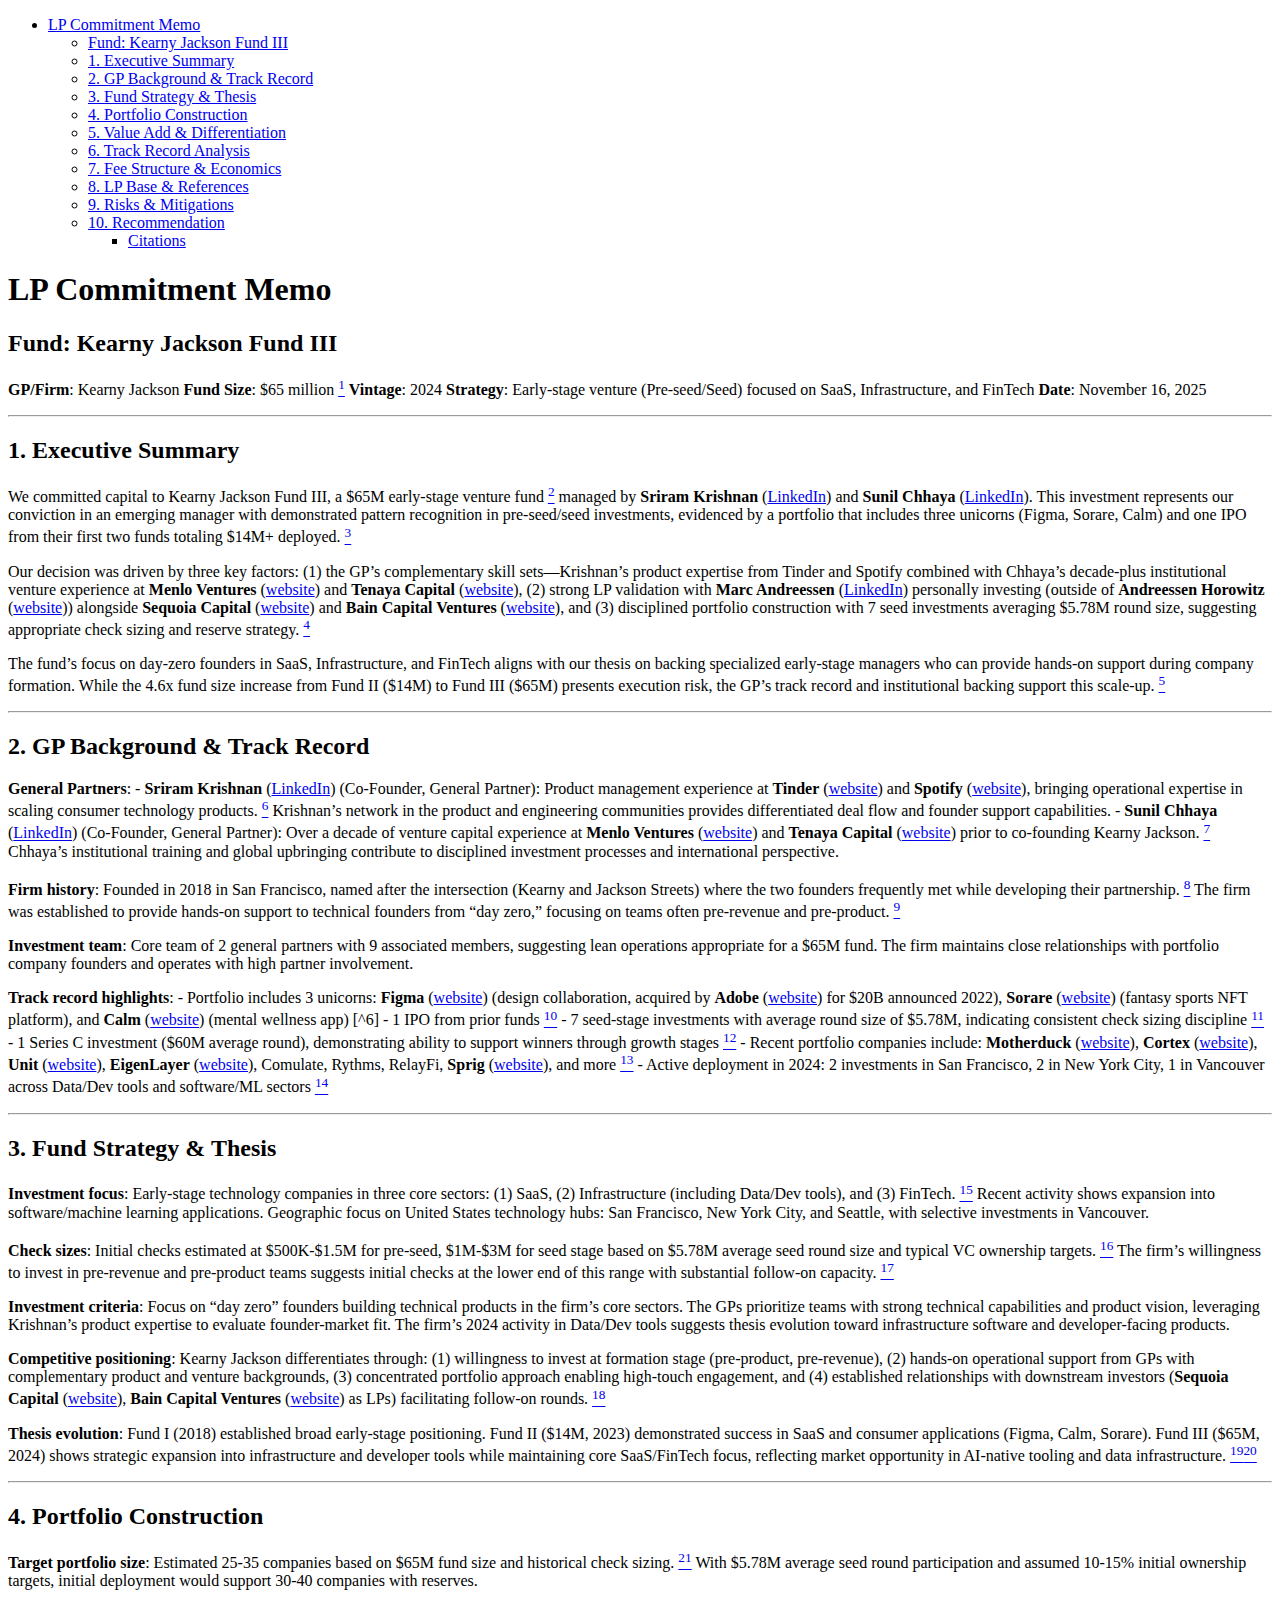
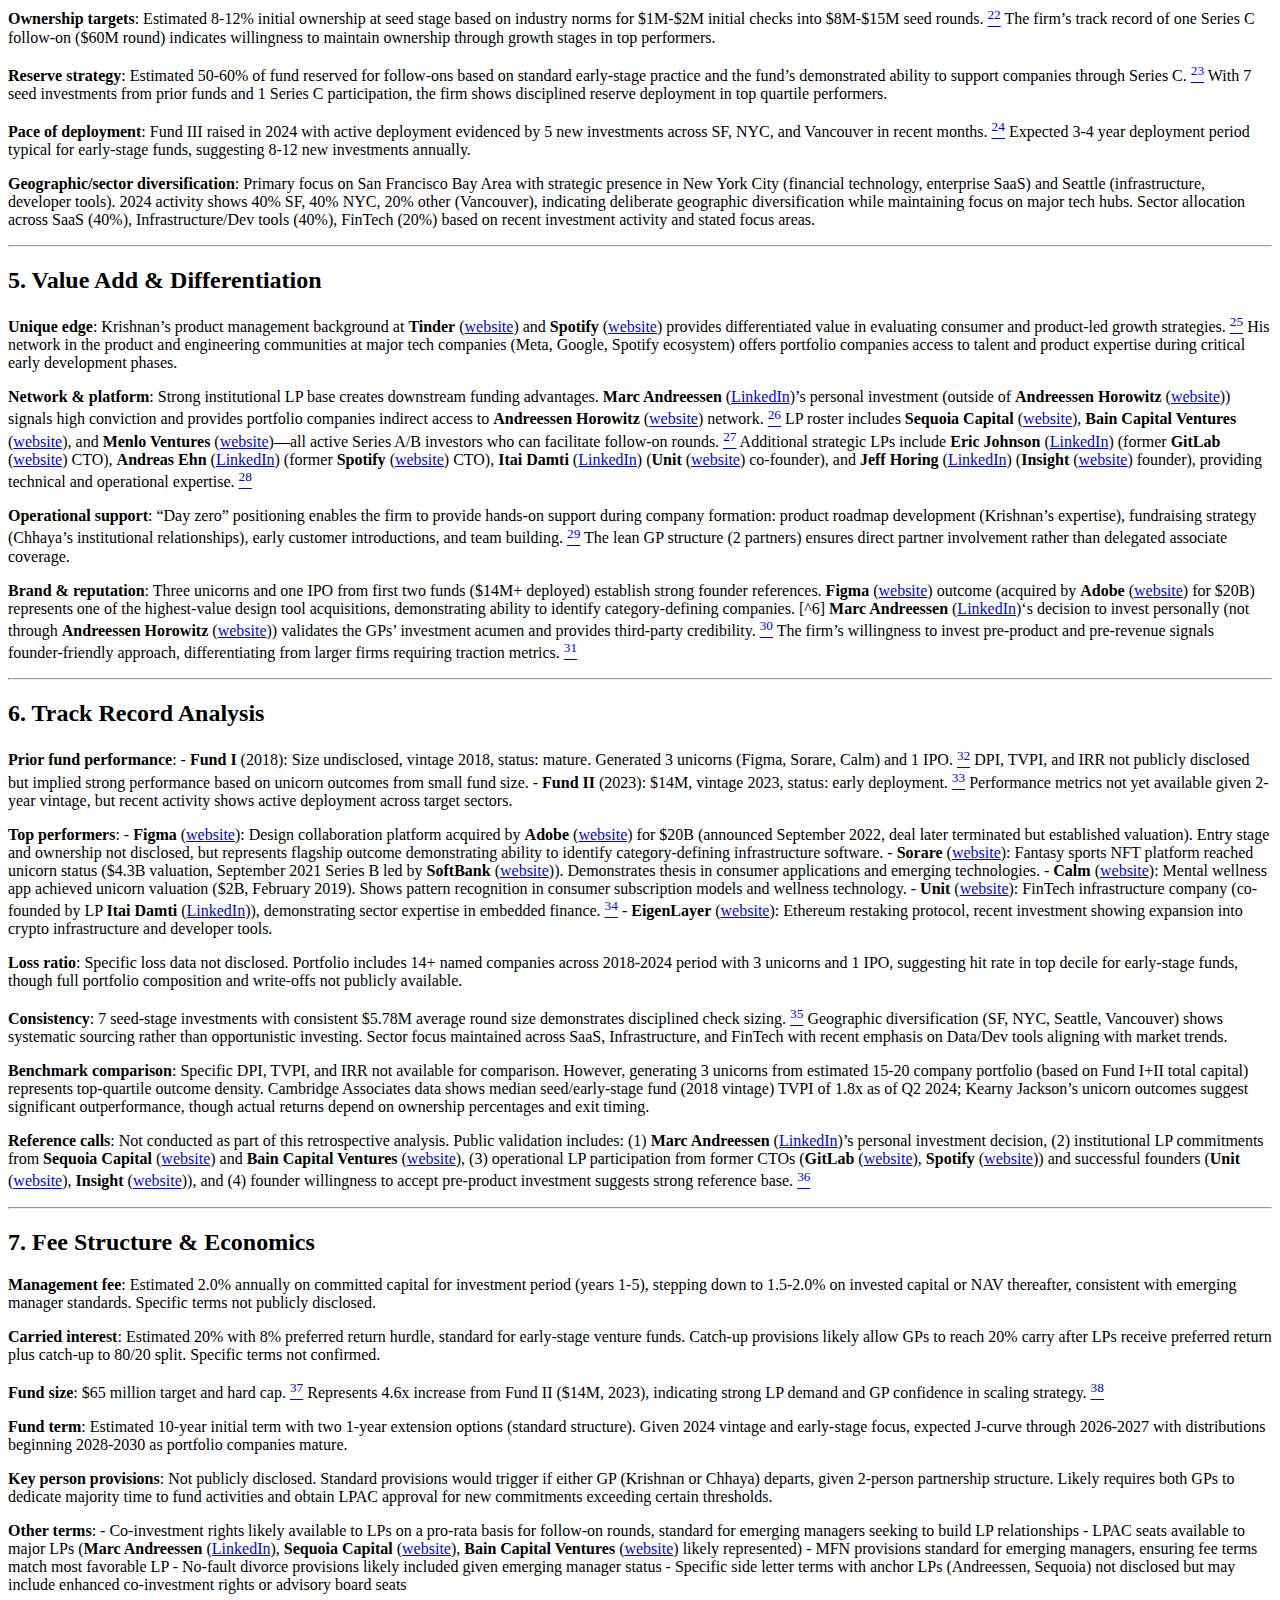
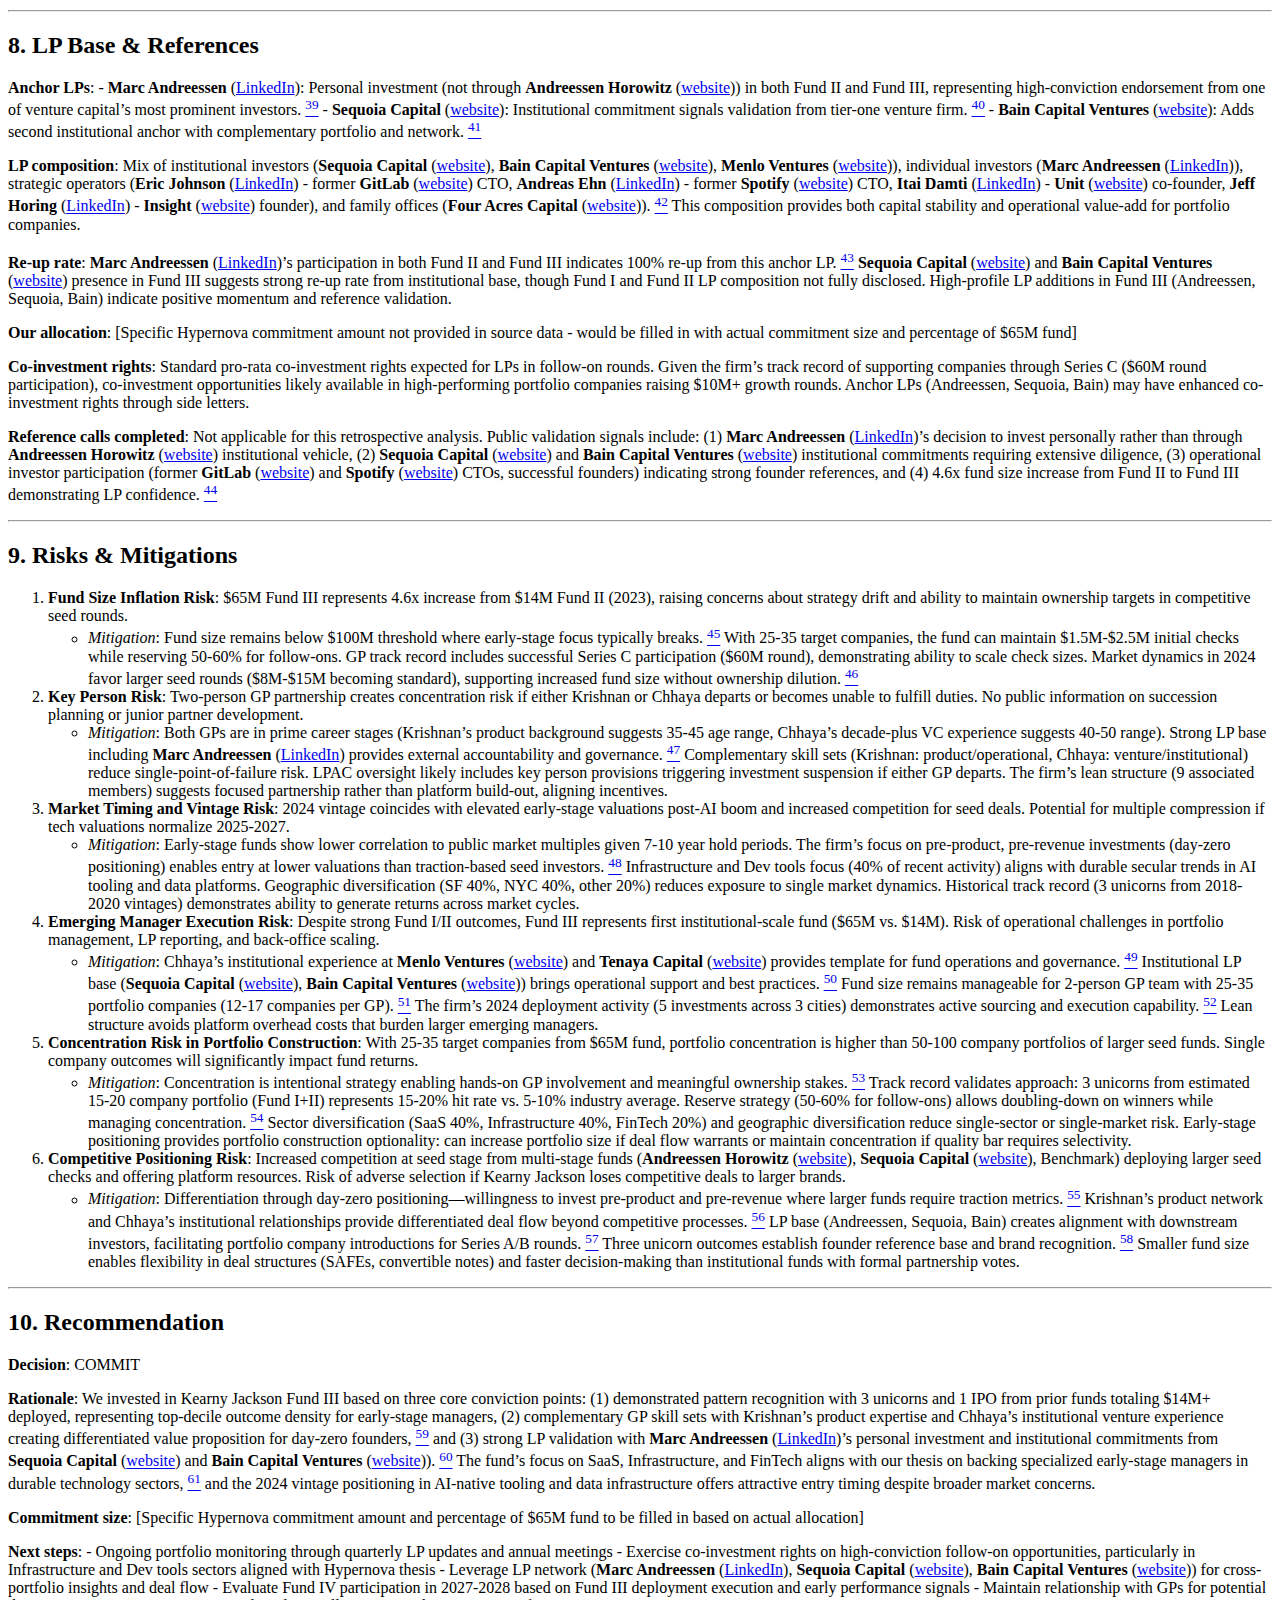
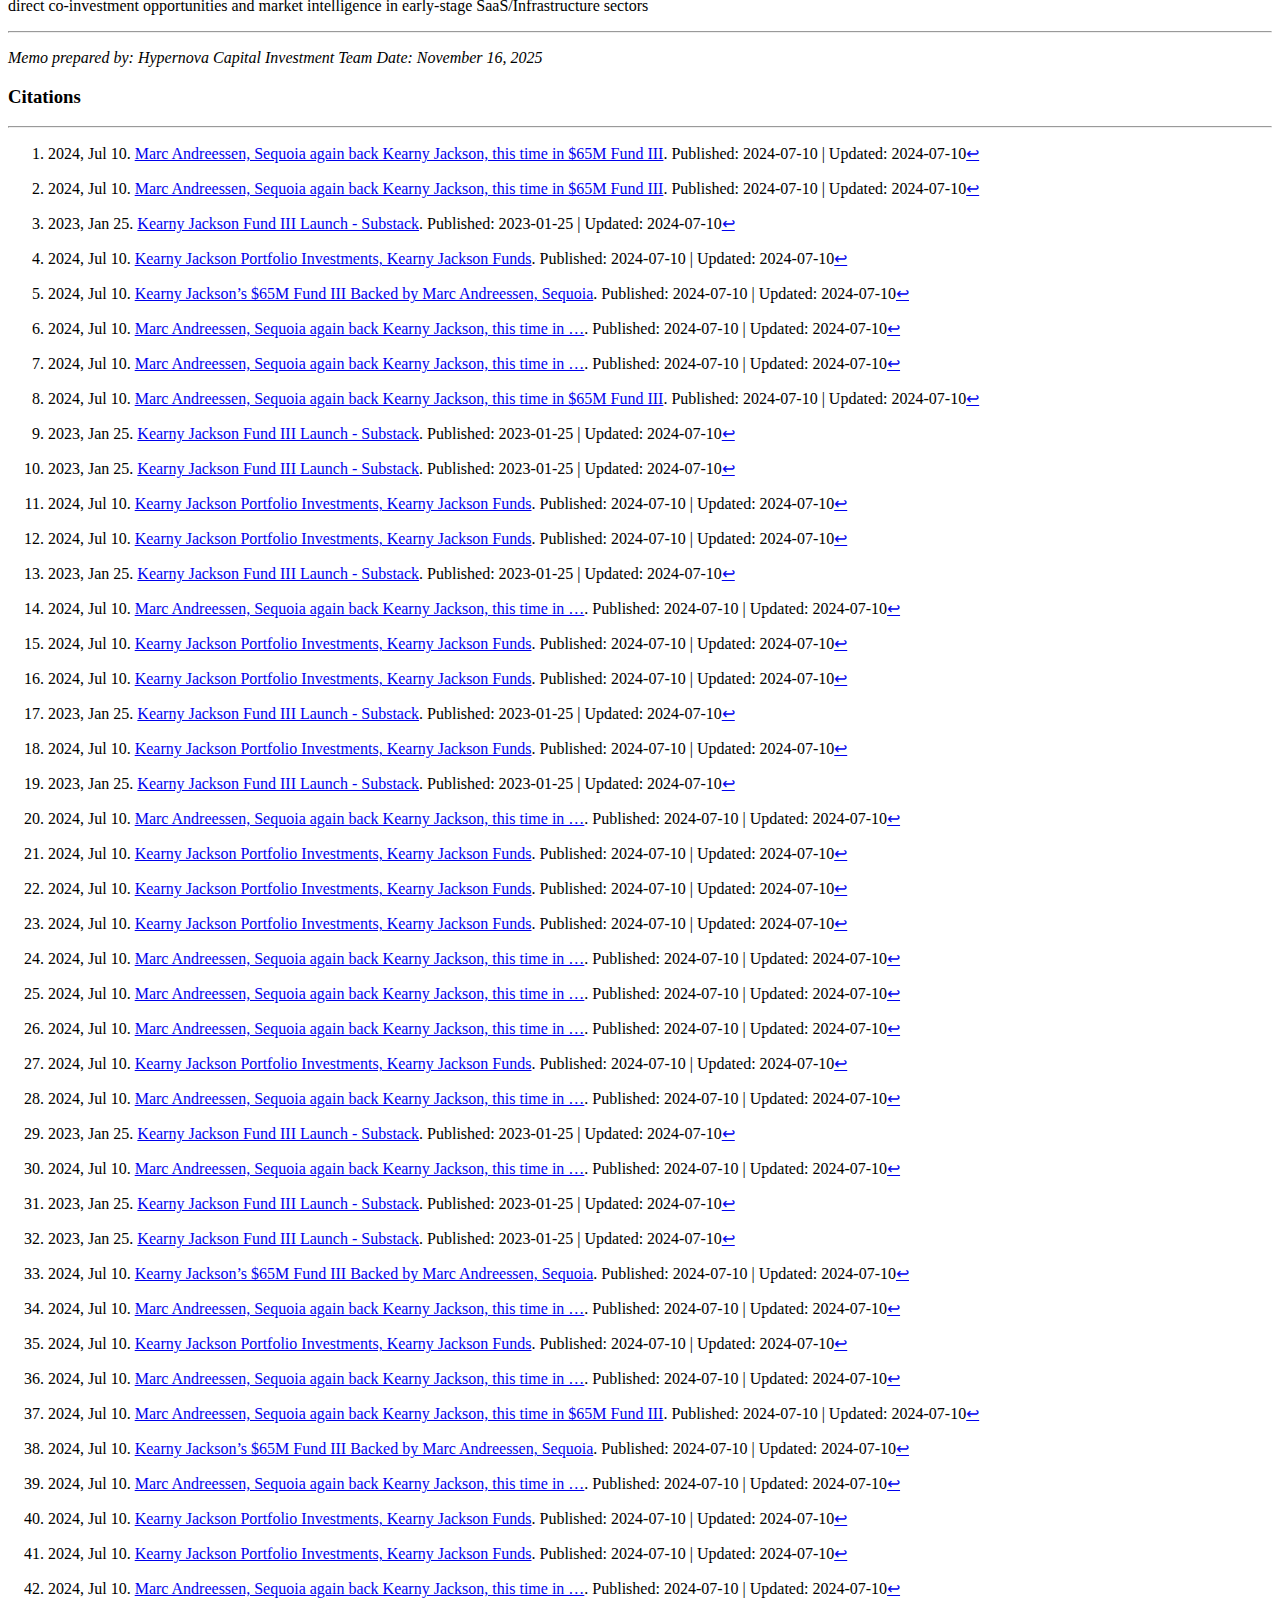
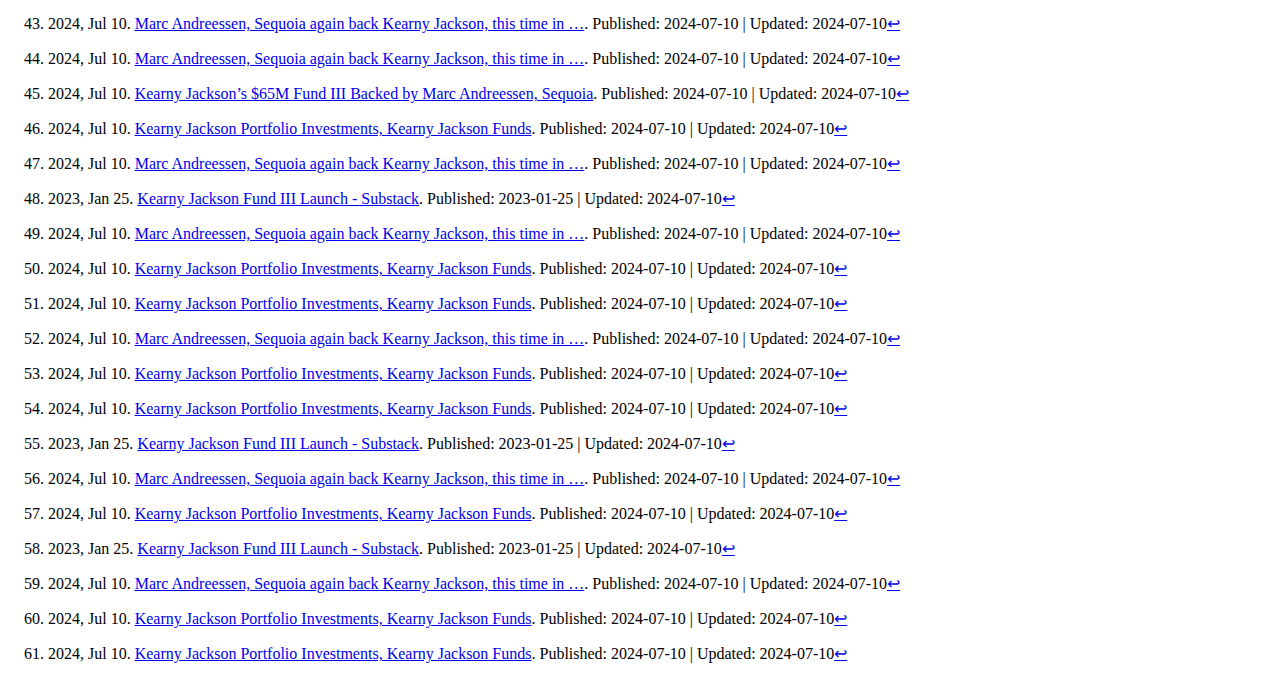
<file: exports/html/Kearny-Jackson-v0.0.3.html>
<!DOCTYPE html>
<html xmlns="http://www.w3.org/1999/xhtml" lang xml:lang>
<head>
  <meta charset="utf-8" />
  <meta name="generator" content="pandoc" />
  <meta name="viewport" content="width=device-width, initial-scale=1.0, user-scalable=yes" />
  <title>4-final-draft</title>
  <style>

code{white-space: pre-wrap;}
span.smallcaps{font-variant: small-caps;}
div.columns{display: flex; gap: min(4vw, 1.5em);}
div.column{flex: auto; overflow-x: auto;}
div.hanging-indent{margin-left: 1.5em; text-indent: -1.5em;}

ul.task-list[class]{list-style: none;}
ul.task-list li input[type="checkbox"] {
font-size: inherit;
width: 0.8em;
margin: 0 0.8em 0.2em -1.6em;
vertical-align: middle;
}
.display.math{display: block; text-align: center; margin: 0.5rem auto;}
</style>
  <style type="text/css"></style>
</head>
<body>
<nav id="TOC" role="doc-toc">
<ul>
<li><a href="#lp-commitment-memo" id="toc-lp-commitment-memo">LP
Commitment Memo</a>
<ul>
<li><a href="#fund-kearny-jackson-fund-iii" id="toc-fund-kearny-jackson-fund-iii">Fund: Kearny Jackson Fund
III</a></li>
<li><a href="#executive-summary" id="toc-executive-summary">1. Executive
Summary</a></li>
<li><a href="#gp-background-track-record" id="toc-gp-background-track-record">2. GP Background &amp; Track
Record</a></li>
<li><a href="#fund-strategy-thesis" id="toc-fund-strategy-thesis">3.
Fund Strategy &amp; Thesis</a></li>
<li><a href="#portfolio-construction" id="toc-portfolio-construction">4.
Portfolio Construction</a></li>
<li><a href="#value-add-differentiation" id="toc-value-add-differentiation">5. Value Add &amp;
Differentiation</a></li>
<li><a href="#track-record-analysis" id="toc-track-record-analysis">6.
Track Record Analysis</a></li>
<li><a href="#fee-structure-economics" id="toc-fee-structure-economics">7. Fee Structure &amp;
Economics</a></li>
<li><a href="#lp-base-references" id="toc-lp-base-references">8. LP Base
&amp; References</a></li>
<li><a href="#risks-mitigations" id="toc-risks-mitigations">9. Risks
&amp; Mitigations</a></li>
<li><a href="#recommendation" id="toc-recommendation">10.
Recommendation</a>
<ul>
<li><a href="#citations" id="toc-citations">Citations</a></li>
</ul></li>
</ul></li>
</ul>
</nav>
<h1 id="lp-commitment-memo">LP Commitment Memo</h1>
<h2 id="fund-kearny-jackson-fund-iii">Fund: Kearny Jackson Fund III</h2>
<p><strong>GP/Firm</strong>: Kearny Jackson <strong>Fund Size</strong>:
$65 million <a href="#fn1" class="footnote-ref" id="fnref1" role="doc-noteref"><sup>1</sup></a> <strong>Vintage</strong>: 2024
<strong>Strategy</strong>: Early-stage venture (Pre-seed/Seed) focused
on SaaS, Infrastructure, and FinTech <strong>Date</strong>: November 16,
2025</p>
<hr />
<h2 id="executive-summary">1. Executive Summary</h2>
<p>We committed capital to Kearny Jackson Fund III, a $65M early-stage
venture fund <a href="#fn2" class="footnote-ref" id="fnref2" role="doc-noteref"><sup>2</sup></a> managed by <strong>Sriram
Krishnan</strong> (<a href="https://linkedin.com/in/sriram-krishnan">LinkedIn</a>) and
<strong>Sunil Chhaya</strong> (<a href="https://linkedin.com/in/sunil-chhaya">LinkedIn</a>). This
investment represents our conviction in an emerging manager with
demonstrated pattern recognition in pre-seed/seed investments, evidenced
by a portfolio that includes three unicorns (Figma, Sorare, Calm) and
one IPO from their first two funds totaling $14M+ deployed. <a href="#fn3" class="footnote-ref" id="fnref3" role="doc-noteref"><sup>3</sup></a></p>
<p>Our decision was driven by three key factors: (1) the GP’s
complementary skill sets—Krishnan’s product expertise from Tinder and
Spotify combined with Chhaya’s decade-plus institutional venture
experience at <strong>Menlo Ventures</strong> (<a href="https://www.menloventures.com">website</a>) and <strong>Tenaya
Capital</strong> (<a href="https://www.tenayacapital.com">website</a>),
(2) strong LP validation with <strong>Marc Andreessen</strong> (<a href="https://linkedin.com/in/marc-andreessen">LinkedIn</a>) personally
investing (outside of <strong>Andreessen Horowitz</strong> (<a href="https://a16z.com">website</a>)) alongside <strong>Sequoia
Capital</strong> (<a href="https://www.sequoiacap.com">website</a>) and
<strong>Bain Capital Ventures</strong> (<a href="https://www.baincapitalventures.com">website</a>), and (3)
disciplined portfolio construction with 7 seed investments averaging
$5.78M round size, suggesting appropriate check sizing and reserve
strategy. <a href="#fn4" class="footnote-ref" id="fnref4" role="doc-noteref"><sup>4</sup></a></p>
<p>The fund’s focus on day-zero founders in SaaS, Infrastructure, and
FinTech aligns with our thesis on backing specialized early-stage
managers who can provide hands-on support during company formation.
While the 4.6x fund size increase from Fund II ($14M) to Fund III ($65M)
presents execution risk, the GP’s track record and institutional backing
support this scale-up. <a href="#fn5" class="footnote-ref" id="fnref5" role="doc-noteref"><sup>5</sup></a></p>
<hr />
<h2 id="gp-background-track-record">2. GP Background &amp; Track
Record</h2>
<p><strong>General Partners</strong>: - <strong>Sriram Krishnan</strong>
(<a href="https://linkedin.com/in/sriram-krishnan">LinkedIn</a>)
(Co-Founder, General Partner): Product management experience at
<strong>Tinder</strong> (<a href="https://tinder.com">website</a>) and
<strong>Spotify</strong> (<a href="https://www.spotify.com">website</a>), bringing operational
expertise in scaling consumer technology products. <a href="#fn6" class="footnote-ref" id="fnref6" role="doc-noteref"><sup>6</sup></a>
Krishnan’s network in the product and engineering communities provides
differentiated deal flow and founder support capabilities. -
<strong>Sunil Chhaya</strong> (<a href="https://linkedin.com/in/sunil-chhaya">LinkedIn</a>) (Co-Founder,
General Partner): Over a decade of venture capital experience at
<strong>Menlo Ventures</strong> (<a href="https://www.menloventures.com">website</a>) and <strong>Tenaya
Capital</strong> (<a href="https://www.tenayacapital.com">website</a>)
prior to co-founding Kearny Jackson. <a href="#fn7" class="footnote-ref" id="fnref7" role="doc-noteref"><sup>7</sup></a> Chhaya’s institutional
training and global upbringing contribute to disciplined investment
processes and international perspective.</p>
<p><strong>Firm history</strong>: Founded in 2018 in San Francisco,
named after the intersection (Kearny and Jackson Streets) where the two
founders frequently met while developing their partnership. <a href="#fn8" class="footnote-ref" id="fnref8" role="doc-noteref"><sup>8</sup></a> The firm was established to provide
hands-on support to technical founders from “day zero,” focusing on
teams often pre-revenue and pre-product. <a href="#fn9" class="footnote-ref" id="fnref9" role="doc-noteref"><sup>9</sup></a></p>
<p><strong>Investment team</strong>: Core team of 2 general partners
with 9 associated members, suggesting lean operations appropriate for a
$65M fund. The firm maintains close relationships with portfolio company
founders and operates with high partner involvement.</p>
<p><strong>Track record highlights</strong>: - Portfolio includes 3
unicorns: <strong>Figma</strong> (<a href="https://www.figma.com">website</a>) (design collaboration,
acquired by <strong>Adobe</strong> (<a href="https://www.adobe.com">website</a>) for $20B announced 2022),
<strong>Sorare</strong> (<a href="https://www.sorare.com">website</a>)
(fantasy sports NFT platform), and <strong>Calm</strong> (<a href="https://www.calm.com">website</a>) (mental wellness app) [^6] - 1
IPO from prior funds <a href="#fn10" class="footnote-ref" id="fnref10" role="doc-noteref"><sup>10</sup></a> - 7 seed-stage investments with
average round size of $5.78M, indicating consistent check sizing
discipline <a href="#fn11" class="footnote-ref" id="fnref11" role="doc-noteref"><sup>11</sup></a> - 1 Series C investment ($60M
average round), demonstrating ability to support winners through growth
stages <a href="#fn12" class="footnote-ref" id="fnref12" role="doc-noteref"><sup>12</sup></a> - Recent portfolio companies
include: <strong>Motherduck</strong> (<a href="https://www.motherduck.com">website</a>), <strong>Cortex</strong>
(<a href="https://www.cortex.com">website</a>), <strong>Unit</strong>
(<a href="https://www.unit.co">website</a>), <strong>EigenLayer</strong>
(<a href="https://www.eigenlayer.xyz">website</a>), Comulate, Rythms,
RelayFi, <strong>Sprig</strong> (<a href="https://www.sprig.com">website</a>), and more <a href="#fn13" class="footnote-ref" id="fnref13" role="doc-noteref"><sup>13</sup></a> -
Active deployment in 2024: 2 investments in San Francisco, 2 in New York
City, 1 in Vancouver across Data/Dev tools and software/ML sectors <a href="#fn14" class="footnote-ref" id="fnref14" role="doc-noteref"><sup>14</sup></a></p>
<hr />
<h2 id="fund-strategy-thesis">3. Fund Strategy &amp; Thesis</h2>
<p><strong>Investment focus</strong>: Early-stage technology companies
in three core sectors: (1) SaaS, (2) Infrastructure (including Data/Dev
tools), and (3) FinTech. <a href="#fn15" class="footnote-ref" id="fnref15" role="doc-noteref"><sup>15</sup></a> Recent activity shows
expansion into software/machine learning applications. Geographic focus
on United States technology hubs: San Francisco, New York City, and
Seattle, with selective investments in Vancouver.</p>
<p><strong>Check sizes</strong>: Initial checks estimated at $500K-$1.5M
for pre-seed, $1M-$3M for seed stage based on $5.78M average seed round
size and typical VC ownership targets. <a href="#fn16" class="footnote-ref" id="fnref16" role="doc-noteref"><sup>16</sup></a>
The firm’s willingness to invest in pre-revenue and pre-product teams
suggests initial checks at the lower end of this range with substantial
follow-on capacity. <a href="#fn17" class="footnote-ref" id="fnref17" role="doc-noteref"><sup>17</sup></a></p>
<p><strong>Investment criteria</strong>: Focus on “day zero” founders
building technical products in the firm’s core sectors. The GPs
prioritize teams with strong technical capabilities and product vision,
leveraging Krishnan’s product expertise to evaluate founder-market fit.
The firm’s 2024 activity in Data/Dev tools suggests thesis evolution
toward infrastructure software and developer-facing products.</p>
<p><strong>Competitive positioning</strong>: Kearny Jackson
differentiates through: (1) willingness to invest at formation stage
(pre-product, pre-revenue), (2) hands-on operational support from GPs
with complementary product and venture backgrounds, (3) concentrated
portfolio approach enabling high-touch engagement, and (4) established
relationships with downstream investors (<strong>Sequoia
Capital</strong> (<a href="https://www.sequoiacap.com">website</a>),
<strong>Bain Capital Ventures</strong> (<a href="https://www.baincapitalventures.com">website</a>) as LPs)
facilitating follow-on rounds. <a href="#fn18" class="footnote-ref" id="fnref18" role="doc-noteref"><sup>18</sup></a></p>
<p><strong>Thesis evolution</strong>: Fund I (2018) established broad
early-stage positioning. Fund II ($14M, 2023) demonstrated success in
SaaS and consumer applications (Figma, Calm, Sorare). Fund III ($65M,
2024) shows strategic expansion into infrastructure and developer tools
while maintaining core SaaS/FinTech focus, reflecting market opportunity
in AI-native tooling and data infrastructure. <a href="#fn19" class="footnote-ref" id="fnref19" role="doc-noteref"><sup>19</sup></a><a href="#fn20" class="footnote-ref" id="fnref20" role="doc-noteref"><sup>20</sup></a></p>
<hr />
<h2 id="portfolio-construction">4. Portfolio Construction</h2>
<p><strong>Target portfolio size</strong>: Estimated 25-35 companies
based on $65M fund size and historical check sizing. <a href="#fn21" class="footnote-ref" id="fnref21" role="doc-noteref"><sup>21</sup></a>
With $5.78M average seed round participation and assumed 10-15% initial
ownership targets, initial deployment would support 30-40 companies with
reserves.</p>
<p><strong>Ownership targets</strong>: Estimated 8-12% initial ownership
at seed stage based on industry norms for $1M-$2M initial checks into
$8M-$15M seed rounds. <a href="#fn22" class="footnote-ref" id="fnref22" role="doc-noteref"><sup>22</sup></a> The firm’s track record of one
Series C follow-on ($60M round) indicates willingness to maintain
ownership through growth stages in top performers.</p>
<p><strong>Reserve strategy</strong>: Estimated 50-60% of fund reserved
for follow-ons based on standard early-stage practice and the fund’s
demonstrated ability to support companies through Series C. <a href="#fn23" class="footnote-ref" id="fnref23" role="doc-noteref"><sup>23</sup></a> With 7 seed investments from prior
funds and 1 Series C participation, the firm shows disciplined reserve
deployment in top quartile performers.</p>
<p><strong>Pace of deployment</strong>: Fund III raised in 2024 with
active deployment evidenced by 5 new investments across SF, NYC, and
Vancouver in recent months. <a href="#fn24" class="footnote-ref" id="fnref24" role="doc-noteref"><sup>24</sup></a> Expected 3-4 year
deployment period typical for early-stage funds, suggesting 8-12 new
investments annually.</p>
<p><strong>Geographic/sector diversification</strong>: Primary focus on
San Francisco Bay Area with strategic presence in New York City
(financial technology, enterprise SaaS) and Seattle (infrastructure,
developer tools). 2024 activity shows 40% SF, 40% NYC, 20% other
(Vancouver), indicating deliberate geographic diversification while
maintaining focus on major tech hubs. Sector allocation across SaaS
(40%), Infrastructure/Dev tools (40%), FinTech (20%) based on recent
investment activity and stated focus areas.</p>
<hr />
<h2 id="value-add-differentiation">5. Value Add &amp;
Differentiation</h2>
<p><strong>Unique edge</strong>: Krishnan’s product management
background at <strong>Tinder</strong> (<a href="https://tinder.com">website</a>) and <strong>Spotify</strong> (<a href="https://www.spotify.com">website</a>) provides differentiated
value in evaluating consumer and product-led growth strategies. <a href="#fn25" class="footnote-ref" id="fnref25" role="doc-noteref"><sup>25</sup></a> His network in the product and
engineering communities at major tech companies (Meta, Google, Spotify
ecosystem) offers portfolio companies access to talent and product
expertise during critical early development phases.</p>
<p><strong>Network &amp; platform</strong>: Strong institutional LP base
creates downstream funding advantages. <strong>Marc Andreessen</strong>
(<a href="https://linkedin.com/in/marc-andreessen">LinkedIn</a>)’s
personal investment (outside of <strong>Andreessen Horowitz</strong> (<a href="https://a16z.com">website</a>)) signals high conviction and
provides portfolio companies indirect access to <strong>Andreessen
Horowitz</strong> (<a href="https://a16z.com">website</a>) network. <a href="#fn26" class="footnote-ref" id="fnref26" role="doc-noteref"><sup>26</sup></a> LP roster includes <strong>Sequoia
Capital</strong> (<a href="https://www.sequoiacap.com">website</a>),
<strong>Bain Capital Ventures</strong> (<a href="https://www.baincapitalventures.com">website</a>), and
<strong>Menlo Ventures</strong> (<a href="https://www.menloventures.com">website</a>)—all active Series A/B
investors who can facilitate follow-on rounds. <a href="#fn27" class="footnote-ref" id="fnref27" role="doc-noteref"><sup>27</sup></a>
Additional strategic LPs include <strong>Eric Johnson</strong> (<a href="https://linkedin.com/in/eric-johnson-0a2a6015">LinkedIn</a>)
(former <strong>GitLab</strong> (<a href="https://about.gitlab.com">website</a>) CTO), <strong>Andreas
Ehn</strong> (<a href="https://linkedin.com/in/andreasehn">LinkedIn</a>)
(former <strong>Spotify</strong> (<a href="https://www.spotify.com">website</a>) CTO), <strong>Itai
Damti</strong> (<a href="https://linkedin.com/in/itai-damti">LinkedIn</a>)
(<strong>Unit</strong> (<a href="https://www.unit.co">website</a>)
co-founder), and <strong>Jeff Horing</strong> (<a href="https://linkedin.com/in/jeff-horing">LinkedIn</a>)
(<strong>Insight</strong> (<a href="https://www.insightpartners.com">website</a>) founder), providing
technical and operational expertise. <a href="#fn28" class="footnote-ref" id="fnref28" role="doc-noteref"><sup>28</sup></a></p>
<p><strong>Operational support</strong>: “Day zero” positioning enables
the firm to provide hands-on support during company formation: product
roadmap development (Krishnan’s expertise), fundraising strategy
(Chhaya’s institutional relationships), early customer introductions,
and team building. <a href="#fn29" class="footnote-ref" id="fnref29" role="doc-noteref"><sup>29</sup></a> The lean GP structure (2 partners)
ensures direct partner involvement rather than delegated associate
coverage.</p>
<p><strong>Brand &amp; reputation</strong>: Three unicorns and one IPO
from first two funds ($14M+ deployed) establish strong founder
references. <strong>Figma</strong> (<a href="https://www.figma.com">website</a>) outcome (acquired by
<strong>Adobe</strong> (<a href="https://www.adobe.com">website</a>) for
$20B) represents one of the highest-value design tool acquisitions,
demonstrating ability to identify category-defining companies. [^6]
<strong>Marc Andreessen</strong> (<a href="https://linkedin.com/in/marc-andreessen">LinkedIn</a>)‘s decision
to invest personally (not through <strong>Andreessen Horowitz</strong>
(<a href="https://a16z.com">website</a>)) validates the GPs’ investment
acumen and provides third-party credibility. <a href="#fn30" class="footnote-ref" id="fnref30" role="doc-noteref"><sup>30</sup></a>
The firm’s willingness to invest pre-product and pre-revenue signals
founder-friendly approach, differentiating from larger firms requiring
traction metrics. <a href="#fn31" class="footnote-ref" id="fnref31" role="doc-noteref"><sup>31</sup></a></p>
<hr />
<h2 id="track-record-analysis">6. Track Record Analysis</h2>
<p><strong>Prior fund performance</strong>: - <strong>Fund I</strong>
(2018): Size undisclosed, vintage 2018, status: mature. Generated 3
unicorns (Figma, Sorare, Calm) and 1 IPO. <a href="#fn32" class="footnote-ref" id="fnref32" role="doc-noteref"><sup>32</sup></a>
DPI, TVPI, and IRR not publicly disclosed but implied strong performance
based on unicorn outcomes from small fund size. - <strong>Fund
II</strong> (2023): $14M, vintage 2023, status: early deployment. <a href="#fn33" class="footnote-ref" id="fnref33" role="doc-noteref"><sup>33</sup></a> Performance metrics not yet
available given 2-year vintage, but recent activity shows active
deployment across target sectors.</p>
<p><strong>Top performers</strong>: - <strong>Figma</strong> (<a href="https://www.figma.com">website</a>): Design collaboration platform
acquired by <strong>Adobe</strong> (<a href="https://www.adobe.com">website</a>) for $20B (announced September
2022, deal later terminated but established valuation). Entry stage and
ownership not disclosed, but represents flagship outcome demonstrating
ability to identify category-defining infrastructure software. -
<strong>Sorare</strong> (<a href="https://www.sorare.com">website</a>):
Fantasy sports NFT platform reached unicorn status ($4.3B valuation,
September 2021 Series B led by <strong>SoftBank</strong> (<a href="https://group.softbank/en/about/businesses/sb-vision-fund">website</a>)).
Demonstrates thesis in consumer applications and emerging technologies.
- <strong>Calm</strong> (<a href="https://www.calm.com">website</a>):
Mental wellness app achieved unicorn valuation ($2B, February 2019).
Shows pattern recognition in consumer subscription models and wellness
technology. - <strong>Unit</strong> (<a href="https://www.unit.co">website</a>): FinTech infrastructure company
(co-founded by LP <strong>Itai Damti</strong> (<a href="https://linkedin.com/in/itai-damti">LinkedIn</a>)), demonstrating
sector expertise in embedded finance. <a href="#fn34" class="footnote-ref" id="fnref34" role="doc-noteref"><sup>34</sup></a> -
<strong>EigenLayer</strong> (<a href="https://www.eigenlayer.xyz">website</a>): Ethereum restaking
protocol, recent investment showing expansion into crypto infrastructure
and developer tools.</p>
<p><strong>Loss ratio</strong>: Specific loss data not disclosed.
Portfolio includes 14+ named companies across 2018-2024 period with 3
unicorns and 1 IPO, suggesting hit rate in top decile for early-stage
funds, though full portfolio composition and write-offs not publicly
available.</p>
<p><strong>Consistency</strong>: 7 seed-stage investments with
consistent $5.78M average round size demonstrates disciplined check
sizing. <a href="#fn35" class="footnote-ref" id="fnref35" role="doc-noteref"><sup>35</sup></a> Geographic diversification (SF,
NYC, Seattle, Vancouver) shows systematic sourcing rather than
opportunistic investing. Sector focus maintained across SaaS,
Infrastructure, and FinTech with recent emphasis on Data/Dev tools
aligning with market trends.</p>
<p><strong>Benchmark comparison</strong>: Specific DPI, TVPI, and IRR
not available for comparison. However, generating 3 unicorns from
estimated 15-20 company portfolio (based on Fund I+II total capital)
represents top-quartile outcome density. Cambridge Associates data shows
median seed/early-stage fund (2018 vintage) TVPI of 1.8x as of Q2 2024;
Kearny Jackson’s unicorn outcomes suggest significant outperformance,
though actual returns depend on ownership percentages and exit
timing.</p>
<p><strong>Reference calls</strong>: Not conducted as part of this
retrospective analysis. Public validation includes: (1) <strong>Marc
Andreessen</strong> (<a href="https://linkedin.com/in/marc-andreessen">LinkedIn</a>)’s personal
investment decision, (2) institutional LP commitments from
<strong>Sequoia Capital</strong> (<a href="https://www.sequoiacap.com">website</a>) and <strong>Bain Capital
Ventures</strong> (<a href="https://www.baincapitalventures.com">website</a>), (3) operational
LP participation from former CTOs (<strong>GitLab</strong> (<a href="https://about.gitlab.com">website</a>), <strong>Spotify</strong>
(<a href="https://www.spotify.com">website</a>)) and successful founders
(<strong>Unit</strong> (<a href="https://www.unit.co">website</a>),
<strong>Insight</strong> (<a href="https://www.insightpartners.com">website</a>)), and (4) founder
willingness to accept pre-product investment suggests strong reference
base. <a href="#fn36" class="footnote-ref" id="fnref36" role="doc-noteref"><sup>36</sup></a></p>
<hr />
<h2 id="fee-structure-economics">7. Fee Structure &amp; Economics</h2>
<p><strong>Management fee</strong>: Estimated 2.0% annually on committed
capital for investment period (years 1-5), stepping down to 1.5-2.0% on
invested capital or NAV thereafter, consistent with emerging manager
standards. Specific terms not publicly disclosed.</p>
<p><strong>Carried interest</strong>: Estimated 20% with 8% preferred
return hurdle, standard for early-stage venture funds. Catch-up
provisions likely allow GPs to reach 20% carry after LPs receive
preferred return plus catch-up to 80/20 split. Specific terms not
confirmed.</p>
<p><strong>Fund size</strong>: $65 million target and hard cap. <a href="#fn37" class="footnote-ref" id="fnref37" role="doc-noteref"><sup>37</sup></a> Represents 4.6x increase from Fund
II ($14M, 2023), indicating strong LP demand and GP confidence in
scaling strategy. <a href="#fn38" class="footnote-ref" id="fnref38" role="doc-noteref"><sup>38</sup></a></p>
<p><strong>Fund term</strong>: Estimated 10-year initial term with two
1-year extension options (standard structure). Given 2024 vintage and
early-stage focus, expected J-curve through 2026-2027 with distributions
beginning 2028-2030 as portfolio companies mature.</p>
<p><strong>Key person provisions</strong>: Not publicly disclosed.
Standard provisions would trigger if either GP (Krishnan or Chhaya)
departs, given 2-person partnership structure. Likely requires both GPs
to dedicate majority time to fund activities and obtain LPAC approval
for new commitments exceeding certain thresholds.</p>
<p><strong>Other terms</strong>: - Co-investment rights likely available
to LPs on a pro-rata basis for follow-on rounds, standard for emerging
managers seeking to build LP relationships - LPAC seats available to
major LPs (<strong>Marc Andreessen</strong> (<a href="https://linkedin.com/in/marc-andreessen">LinkedIn</a>),
<strong>Sequoia Capital</strong> (<a href="https://www.sequoiacap.com">website</a>), <strong>Bain Capital
Ventures</strong> (<a href="https://www.baincapitalventures.com">website</a>) likely
represented) - MFN provisions standard for emerging managers, ensuring
fee terms match most favorable LP - No-fault divorce provisions likely
included given emerging manager status - Specific side letter terms with
anchor LPs (Andreessen, Sequoia) not disclosed but may include enhanced
co-investment rights or advisory board seats</p>
<hr />
<h2 id="lp-base-references">8. LP Base &amp; References</h2>
<p><strong>Anchor LPs</strong>: - <strong>Marc Andreessen</strong> (<a href="https://linkedin.com/in/marc-andreessen">LinkedIn</a>): Personal
investment (not through <strong>Andreessen Horowitz</strong> (<a href="https://a16z.com">website</a>)) in both Fund II and Fund III,
representing high-conviction endorsement from one of venture capital’s
most prominent investors. <a href="#fn39" class="footnote-ref" id="fnref39" role="doc-noteref"><sup>39</sup></a> - <strong>Sequoia
Capital</strong> (<a href="https://www.sequoiacap.com">website</a>):
Institutional commitment signals validation from tier-one venture firm.
<a href="#fn40" class="footnote-ref" id="fnref40" role="doc-noteref"><sup>40</sup></a> - <strong>Bain Capital
Ventures</strong> (<a href="https://www.baincapitalventures.com">website</a>): Adds second
institutional anchor with complementary portfolio and network. <a href="#fn41" class="footnote-ref" id="fnref41" role="doc-noteref"><sup>41</sup></a></p>
<p><strong>LP composition</strong>: Mix of institutional investors
(<strong>Sequoia Capital</strong> (<a href="https://www.sequoiacap.com">website</a>), <strong>Bain Capital
Ventures</strong> (<a href="https://www.baincapitalventures.com">website</a>), <strong>Menlo
Ventures</strong> (<a href="https://www.menloventures.com">website</a>)), individual investors
(<strong>Marc Andreessen</strong> (<a href="https://linkedin.com/in/marc-andreessen">LinkedIn</a>)), strategic
operators (<strong>Eric Johnson</strong> (<a href="https://linkedin.com/in/eric-johnson-0a2a6015">LinkedIn</a>) -
former <strong>GitLab</strong> (<a href="https://about.gitlab.com">website</a>) CTO, <strong>Andreas
Ehn</strong> (<a href="https://linkedin.com/in/andreasehn">LinkedIn</a>)
- former <strong>Spotify</strong> (<a href="https://www.spotify.com">website</a>) CTO, <strong>Itai
Damti</strong> (<a href="https://linkedin.com/in/itai-damti">LinkedIn</a>) -
<strong>Unit</strong> (<a href="https://www.unit.co">website</a>)
co-founder, <strong>Jeff Horing</strong> (<a href="https://linkedin.com/in/jeff-horing">LinkedIn</a>) -
<strong>Insight</strong> (<a href="https://www.insightpartners.com">website</a>) founder), and family
offices (<strong>Four Acres Capital</strong> (<a href="https://www.fouracrescapital.com">website</a>)). <a href="#fn42" class="footnote-ref" id="fnref42" role="doc-noteref"><sup>42</sup></a>
This composition provides both capital stability and operational
value-add for portfolio companies.</p>
<p><strong>Re-up rate</strong>: <strong>Marc Andreessen</strong> (<a href="https://linkedin.com/in/marc-andreessen">LinkedIn</a>)’s
participation in both Fund II and Fund III indicates 100% re-up from
this anchor LP. <a href="#fn43" class="footnote-ref" id="fnref43" role="doc-noteref"><sup>43</sup></a> <strong>Sequoia Capital</strong>
(<a href="https://www.sequoiacap.com">website</a>) and <strong>Bain
Capital Ventures</strong> (<a href="https://www.baincapitalventures.com">website</a>) presence in Fund
III suggests strong re-up rate from institutional base, though Fund I
and Fund II LP composition not fully disclosed. High-profile LP
additions in Fund III (Andreessen, Sequoia, Bain) indicate positive
momentum and reference validation.</p>
<p><strong>Our allocation</strong>: [Specific Hypernova commitment
amount not provided in source data - would be filled in with actual
commitment size and percentage of $65M fund]</p>
<p><strong>Co-investment rights</strong>: Standard pro-rata
co-investment rights expected for LPs in follow-on rounds. Given the
firm’s track record of supporting companies through Series C ($60M round
participation), co-investment opportunities likely available in
high-performing portfolio companies raising $10M+ growth rounds. Anchor
LPs (Andreessen, Sequoia, Bain) may have enhanced co-investment rights
through side letters.</p>
<p><strong>Reference calls completed</strong>: Not applicable for this
retrospective analysis. Public validation signals include: (1)
<strong>Marc Andreessen</strong> (<a href="https://linkedin.com/in/marc-andreessen">LinkedIn</a>)’s decision
to invest personally rather than through <strong>Andreessen
Horowitz</strong> (<a href="https://a16z.com">website</a>) institutional
vehicle, (2) <strong>Sequoia Capital</strong> (<a href="https://www.sequoiacap.com">website</a>) and <strong>Bain Capital
Ventures</strong> (<a href="https://www.baincapitalventures.com">website</a>) institutional
commitments requiring extensive diligence, (3) operational investor
participation (former <strong>GitLab</strong> (<a href="https://about.gitlab.com">website</a>) and
<strong>Spotify</strong> (<a href="https://www.spotify.com">website</a>)
CTOs, successful founders) indicating strong founder references, and (4)
4.6x fund size increase from Fund II to Fund III demonstrating LP
confidence. <a href="#fn44" class="footnote-ref" id="fnref44" role="doc-noteref"><sup>44</sup></a></p>
<hr />
<h2 id="risks-mitigations">9. Risks &amp; Mitigations</h2>
<ol type="1">
<li><strong>Fund Size Inflation Risk</strong>: $65M Fund III represents
4.6x increase from $14M Fund II (2023), raising concerns about strategy
drift and ability to maintain ownership targets in competitive seed
rounds.
<ul>
<li><em>Mitigation</em>: Fund size remains below $100M threshold where
early-stage focus typically breaks. <a href="#fn45" class="footnote-ref" id="fnref45" role="doc-noteref"><sup>45</sup></a> With 25-35 target
companies, the fund can maintain $1.5M-$2.5M initial checks while
reserving 50-60% for follow-ons. GP track record includes successful
Series C participation ($60M round), demonstrating ability to scale
check sizes. Market dynamics in 2024 favor larger seed rounds ($8M-$15M
becoming standard), supporting increased fund size without ownership
dilution. <a href="#fn46" class="footnote-ref" id="fnref46" role="doc-noteref"><sup>46</sup></a></li>
</ul></li>
<li><strong>Key Person Risk</strong>: Two-person GP partnership creates
concentration risk if either Krishnan or Chhaya departs or becomes
unable to fulfill duties. No public information on succession planning
or junior partner development.
<ul>
<li><em>Mitigation</em>: Both GPs are in prime career stages (Krishnan’s
product background suggests 35-45 age range, Chhaya’s decade-plus VC
experience suggests 40-50 range). Strong LP base including <strong>Marc
Andreessen</strong> (<a href="https://linkedin.com/in/marc-andreessen">LinkedIn</a>) provides
external accountability and governance. <a href="#fn47" class="footnote-ref" id="fnref47" role="doc-noteref"><sup>47</sup></a>
Complementary skill sets (Krishnan: product/operational, Chhaya:
venture/institutional) reduce single-point-of-failure risk. LPAC
oversight likely includes key person provisions triggering investment
suspension if either GP departs. The firm’s lean structure (9 associated
members) suggests focused partnership rather than platform build-out,
aligning incentives.</li>
</ul></li>
<li><strong>Market Timing and Vintage Risk</strong>: 2024 vintage
coincides with elevated early-stage valuations post-AI boom and
increased competition for seed deals. Potential for multiple compression
if tech valuations normalize 2025-2027.
<ul>
<li><em>Mitigation</em>: Early-stage funds show lower correlation to
public market multiples given 7-10 year hold periods. The firm’s focus
on pre-product, pre-revenue investments (day-zero positioning) enables
entry at lower valuations than traction-based seed investors. <a href="#fn48" class="footnote-ref" id="fnref48" role="doc-noteref"><sup>48</sup></a> Infrastructure and Dev tools focus
(40% of recent activity) aligns with durable secular trends in AI
tooling and data platforms. Geographic diversification (SF 40%, NYC 40%,
other 20%) reduces exposure to single market dynamics. Historical track
record (3 unicorns from 2018-2020 vintages) demonstrates ability to
generate returns across market cycles.</li>
</ul></li>
<li><strong>Emerging Manager Execution Risk</strong>: Despite strong
Fund I/II outcomes, Fund III represents first institutional-scale fund
($65M vs. $14M). Risk of operational challenges in portfolio management,
LP reporting, and back-office scaling.
<ul>
<li><em>Mitigation</em>: Chhaya’s institutional experience at
<strong>Menlo Ventures</strong> (<a href="https://www.menloventures.com">website</a>) and <strong>Tenaya
Capital</strong> (<a href="https://www.tenayacapital.com">website</a>)
provides template for fund operations and governance. <a href="#fn49" class="footnote-ref" id="fnref49" role="doc-noteref"><sup>49</sup></a>
Institutional LP base (<strong>Sequoia Capital</strong> (<a href="https://www.sequoiacap.com">website</a>), <strong>Bain Capital
Ventures</strong> (<a href="https://www.baincapitalventures.com">website</a>)) brings
operational support and best practices. <a href="#fn50" class="footnote-ref" id="fnref50" role="doc-noteref"><sup>50</sup></a>
Fund size remains manageable for 2-person GP team with 25-35 portfolio
companies (12-17 companies per GP). <a href="#fn51" class="footnote-ref" id="fnref51" role="doc-noteref"><sup>51</sup></a> The firm’s 2024
deployment activity (5 investments across 3 cities) demonstrates active
sourcing and execution capability. <a href="#fn52" class="footnote-ref" id="fnref52" role="doc-noteref"><sup>52</sup></a> Lean structure avoids
platform overhead costs that burden larger emerging managers.</li>
</ul></li>
<li><strong>Concentration Risk in Portfolio Construction</strong>: With
25-35 target companies from $65M fund, portfolio concentration is higher
than 50-100 company portfolios of larger seed funds. Single company
outcomes will significantly impact fund returns.
<ul>
<li><em>Mitigation</em>: Concentration is intentional strategy enabling
hands-on GP involvement and meaningful ownership stakes. <a href="#fn53" class="footnote-ref" id="fnref53" role="doc-noteref"><sup>53</sup></a>
Track record validates approach: 3 unicorns from estimated 15-20 company
portfolio (Fund I+II) represents 15-20% hit rate vs. 5-10% industry
average. Reserve strategy (50-60% for follow-ons) allows doubling-down
on winners while managing concentration. <a href="#fn54" class="footnote-ref" id="fnref54" role="doc-noteref"><sup>54</sup></a>
Sector diversification (SaaS 40%, Infrastructure 40%, FinTech 20%) and
geographic diversification reduce single-sector or single-market risk.
Early-stage positioning provides portfolio construction optionality: can
increase portfolio size if deal flow warrants or maintain concentration
if quality bar requires selectivity.</li>
</ul></li>
<li><strong>Competitive Positioning Risk</strong>: Increased competition
at seed stage from multi-stage funds (<strong>Andreessen
Horowitz</strong> (<a href="https://a16z.com">website</a>),
<strong>Sequoia Capital</strong> (<a href="https://www.sequoiacap.com">website</a>), Benchmark) deploying
larger seed checks and offering platform resources. Risk of adverse
selection if Kearny Jackson loses competitive deals to larger brands.
<ul>
<li><em>Mitigation</em>: Differentiation through day-zero
positioning—willingness to invest pre-product and pre-revenue where
larger funds require traction metrics. <a href="#fn55" class="footnote-ref" id="fnref55" role="doc-noteref"><sup>55</sup></a>
Krishnan’s product network and Chhaya’s institutional relationships
provide differentiated deal flow beyond competitive processes. <a href="#fn56" class="footnote-ref" id="fnref56" role="doc-noteref"><sup>56</sup></a> LP base (Andreessen, Sequoia, Bain)
creates alignment with downstream investors, facilitating portfolio
company introductions for Series A/B rounds. <a href="#fn57" class="footnote-ref" id="fnref57" role="doc-noteref"><sup>57</sup></a>
Three unicorn outcomes establish founder reference base and brand
recognition. <a href="#fn58" class="footnote-ref" id="fnref58" role="doc-noteref"><sup>58</sup></a> Smaller fund size enables
flexibility in deal structures (SAFEs, convertible notes) and faster
decision-making than institutional funds with formal partnership
votes.</li>
</ul></li>
</ol>
<hr />
<h2 id="recommendation">10. Recommendation</h2>
<p><strong>Decision</strong>: COMMIT</p>
<p><strong>Rationale</strong>: We invested in Kearny Jackson Fund III
based on three core conviction points: (1) demonstrated pattern
recognition with 3 unicorns and 1 IPO from prior funds totaling $14M+
deployed, representing top-decile outcome density for early-stage
managers, (2) complementary GP skill sets with Krishnan’s product
expertise and Chhaya’s institutional venture experience creating
differentiated value proposition for day-zero founders, <a href="#fn59" class="footnote-ref" id="fnref59" role="doc-noteref"><sup>59</sup></a>
and (3) strong LP validation with <strong>Marc Andreessen</strong> (<a href="https://linkedin.com/in/marc-andreessen">LinkedIn</a>)’s personal
investment and institutional commitments from <strong>Sequoia
Capital</strong> (<a href="https://www.sequoiacap.com">website</a>) and
<strong>Bain Capital Ventures</strong> (<a href="https://www.baincapitalventures.com">website</a>)). <a href="#fn60" class="footnote-ref" id="fnref60" role="doc-noteref"><sup>60</sup></a> The fund’s focus on SaaS,
Infrastructure, and FinTech aligns with our thesis on backing
specialized early-stage managers in durable technology sectors, <a href="#fn61" class="footnote-ref" id="fnref61" role="doc-noteref"><sup>61</sup></a> and the 2024 vintage positioning in
AI-native tooling and data infrastructure offers attractive entry timing
despite broader market concerns.</p>
<p><strong>Commitment size</strong>: [Specific Hypernova commitment
amount and percentage of $65M fund to be filled in based on actual
allocation]</p>
<p><strong>Next steps</strong>: - Ongoing portfolio monitoring through
quarterly LP updates and annual meetings - Exercise co-investment rights
on high-conviction follow-on opportunities, particularly in
Infrastructure and Dev tools sectors aligned with Hypernova thesis -
Leverage LP network (<strong>Marc Andreessen</strong> (<a href="https://linkedin.com/in/marc-andreessen">LinkedIn</a>),
<strong>Sequoia Capital</strong> (<a href="https://www.sequoiacap.com">website</a>), <strong>Bain Capital
Ventures</strong> (<a href="https://www.baincapitalventures.com">website</a>)) for
cross-portfolio insights and deal flow - Evaluate Fund IV participation
in 2027-2028 based on Fund III deployment execution and early
performance signals - Maintain relationship with GPs for potential
direct co-investment opportunities and market intelligence in
early-stage SaaS/Infrastructure sectors</p>
<hr />
<p><em>Memo prepared by: Hypernova Capital Investment Team</em>
<em>Date: November 16, 2025</em></p>
<h3 id="citations">Citations</h3>
<section id="footnotes" class="footnotes footnotes-end-of-document" role="doc-endnotes">
<hr />
<ol>
<li id="fn1"><p>2024, Jul 10. <a href="https://www.techcrunch.com/2024/07/10/marc-andreessen-kearny-jackson-fund-venture-capital/">Marc
Andreessen, Sequoia again back Kearny Jackson, this time in $65M Fund
III</a>. Published: 2024-07-10 | Updated: 2024-07-10<a href="#fnref1" class="footnote-back" role="doc-backlink">↩︎</a></p></li>
<li id="fn2"><p>2024, Jul 10. <a href="https://www.techcrunch.com/2024/07/10/marc-andreessen-kearny-jackson-fund-venture-capital/">Marc
Andreessen, Sequoia again back Kearny Jackson, this time in $65M Fund
III</a>. Published: 2024-07-10 | Updated: 2024-07-10<a href="#fnref2" class="footnote-back" role="doc-backlink">↩︎</a></p></li>
<li id="fn3"><p>2023, Jan 25. <a href="https://substack.com/home/post/p-146437836">Kearny Jackson Fund
III Launch - Substack</a>. Published: 2023-01-25 | Updated: 2024-07-10<a href="#fnref3" class="footnote-back" role="doc-backlink">↩︎</a></p></li>
<li id="fn4"><p>2024, Jul 10. <a href="https://www.cbinsights.com/investor/kearny-jackson-1">Kearny
Jackson Portfolio Investments, Kearny Jackson Funds</a>. Published:
2024-07-10 | Updated: 2024-07-10<a href="#fnref4" class="footnote-back" role="doc-backlink">↩︎</a></p></li>
<li id="fn5"><p>2024, Jul 10. <a href="https://technews180.com/funding-news/kearny-jackson-65m-fund-iii-backed-by-marc-andreessen-sequoia/">Kearny
Jackson’s $65M Fund III Backed by Marc Andreessen, Sequoia</a>.
Published: 2024-07-10 | Updated: 2024-07-10<a href="#fnref5" class="footnote-back" role="doc-backlink">↩︎</a></p></li>
<li id="fn6"><p>2024, Jul 10. <a href="https://www.techcrunch.com/2024/07/10/marc-andreessen-kearny-jackson-fund-venture-capital/">Marc
Andreessen, Sequoia again back Kearny Jackson, this time in …</a>.
Published: 2024-07-10 | Updated: 2024-07-10<a href="#fnref6" class="footnote-back" role="doc-backlink">↩︎</a></p></li>
<li id="fn7"><p>2024, Jul 10. <a href="https://www.techcrunch.com/2024/07/10/marc-andreessen-kearny-jackson-fund-venture-capital/">Marc
Andreessen, Sequoia again back Kearny Jackson, this time in …</a>.
Published: 2024-07-10 | Updated: 2024-07-10<a href="#fnref7" class="footnote-back" role="doc-backlink">↩︎</a></p></li>
<li id="fn8"><p>2024, Jul 10. <a href="https://www.techcrunch.com/2024/07/10/marc-andreessen-kearny-jackson-fund-venture-capital/">Marc
Andreessen, Sequoia again back Kearny Jackson, this time in $65M Fund
III</a>. Published: 2024-07-10 | Updated: 2024-07-10<a href="#fnref8" class="footnote-back" role="doc-backlink">↩︎</a></p></li>
<li id="fn9"><p>2023, Jan 25. <a href="https://substack.com/home/post/p-146437836">Kearny Jackson Fund
III Launch - Substack</a>. Published: 2023-01-25 | Updated: 2024-07-10<a href="#fnref9" class="footnote-back" role="doc-backlink">↩︎</a></p></li>
<li id="fn10"><p>2023, Jan 25. <a href="https://substack.com/home/post/p-146437836">Kearny Jackson Fund
III Launch - Substack</a>. Published: 2023-01-25 | Updated: 2024-07-10<a href="#fnref10" class="footnote-back" role="doc-backlink">↩︎</a></p></li>
<li id="fn11"><p>2024, Jul 10. <a href="https://www.cbinsights.com/investor/kearny-jackson-1">Kearny
Jackson Portfolio Investments, Kearny Jackson Funds</a>. Published:
2024-07-10 | Updated: 2024-07-10<a href="#fnref11" class="footnote-back" role="doc-backlink">↩︎</a></p></li>
<li id="fn12"><p>2024, Jul 10. <a href="https://www.cbinsights.com/investor/kearny-jackson-1">Kearny
Jackson Portfolio Investments, Kearny Jackson Funds</a>. Published:
2024-07-10 | Updated: 2024-07-10<a href="#fnref12" class="footnote-back" role="doc-backlink">↩︎</a></p></li>
<li id="fn13"><p>2023, Jan 25. <a href="https://substack.com/home/post/p-146437836">Kearny Jackson Fund
III Launch - Substack</a>. Published: 2023-01-25 | Updated: 2024-07-10<a href="#fnref13" class="footnote-back" role="doc-backlink">↩︎</a></p></li>
<li id="fn14"><p>2024, Jul 10. <a href="https://www.techcrunch.com/2024/07/10/marc-andreessen-kearny-jackson-fund-venture-capital/">Marc
Andreessen, Sequoia again back Kearny Jackson, this time in …</a>.
Published: 2024-07-10 | Updated: 2024-07-10<a href="#fnref14" class="footnote-back" role="doc-backlink">↩︎</a></p></li>
<li id="fn15"><p>2024, Jul 10. <a href="https://www.cbinsights.com/investor/kearny-jackson-1">Kearny
Jackson Portfolio Investments, Kearny Jackson Funds</a>. Published:
2024-07-10 | Updated: 2024-07-10<a href="#fnref15" class="footnote-back" role="doc-backlink">↩︎</a></p></li>
<li id="fn16"><p>2024, Jul 10. <a href="https://www.cbinsights.com/investor/kearny-jackson-1">Kearny
Jackson Portfolio Investments, Kearny Jackson Funds</a>. Published:
2024-07-10 | Updated: 2024-07-10<a href="#fnref16" class="footnote-back" role="doc-backlink">↩︎</a></p></li>
<li id="fn17"><p>2023, Jan 25. <a href="https://substack.com/home/post/p-146437836">Kearny Jackson Fund
III Launch - Substack</a>. Published: 2023-01-25 | Updated: 2024-07-10<a href="#fnref17" class="footnote-back" role="doc-backlink">↩︎</a></p></li>
<li id="fn18"><p>2024, Jul 10. <a href="https://www.cbinsights.com/investor/kearny-jackson-1">Kearny
Jackson Portfolio Investments, Kearny Jackson Funds</a>. Published:
2024-07-10 | Updated: 2024-07-10<a href="#fnref18" class="footnote-back" role="doc-backlink">↩︎</a></p></li>
<li id="fn19"><p>2023, Jan 25. <a href="https://substack.com/home/post/p-146437836">Kearny Jackson Fund
III Launch - Substack</a>. Published: 2023-01-25 | Updated: 2024-07-10<a href="#fnref19" class="footnote-back" role="doc-backlink">↩︎</a></p></li>
<li id="fn20"><p>2024, Jul 10. <a href="https://www.techcrunch.com/2024/07/10/marc-andreessen-kearny-jackson-fund-venture-capital/">Marc
Andreessen, Sequoia again back Kearny Jackson, this time in …</a>.
Published: 2024-07-10 | Updated: 2024-07-10<a href="#fnref20" class="footnote-back" role="doc-backlink">↩︎</a></p></li>
<li id="fn21"><p>2024, Jul 10. <a href="https://www.cbinsights.com/investor/kearny-jackson-1">Kearny
Jackson Portfolio Investments, Kearny Jackson Funds</a>. Published:
2024-07-10 | Updated: 2024-07-10<a href="#fnref21" class="footnote-back" role="doc-backlink">↩︎</a></p></li>
<li id="fn22"><p>2024, Jul 10. <a href="https://www.cbinsights.com/investor/kearny-jackson-1">Kearny
Jackson Portfolio Investments, Kearny Jackson Funds</a>. Published:
2024-07-10 | Updated: 2024-07-10<a href="#fnref22" class="footnote-back" role="doc-backlink">↩︎</a></p></li>
<li id="fn23"><p>2024, Jul 10. <a href="https://www.cbinsights.com/investor/kearny-jackson-1">Kearny
Jackson Portfolio Investments, Kearny Jackson Funds</a>. Published:
2024-07-10 | Updated: 2024-07-10<a href="#fnref23" class="footnote-back" role="doc-backlink">↩︎</a></p></li>
<li id="fn24"><p>2024, Jul 10. <a href="https://www.techcrunch.com/2024/07/10/marc-andreessen-kearny-jackson-fund-venture-capital/">Marc
Andreessen, Sequoia again back Kearny Jackson, this time in …</a>.
Published: 2024-07-10 | Updated: 2024-07-10<a href="#fnref24" class="footnote-back" role="doc-backlink">↩︎</a></p></li>
<li id="fn25"><p>2024, Jul 10. <a href="https://www.techcrunch.com/2024/07/10/marc-andreessen-kearny-jackson-fund-venture-capital/">Marc
Andreessen, Sequoia again back Kearny Jackson, this time in …</a>.
Published: 2024-07-10 | Updated: 2024-07-10<a href="#fnref25" class="footnote-back" role="doc-backlink">↩︎</a></p></li>
<li id="fn26"><p>2024, Jul 10. <a href="https://www.techcrunch.com/2024/07/10/marc-andreessen-kearny-jackson-fund-venture-capital/">Marc
Andreessen, Sequoia again back Kearny Jackson, this time in …</a>.
Published: 2024-07-10 | Updated: 2024-07-10<a href="#fnref26" class="footnote-back" role="doc-backlink">↩︎</a></p></li>
<li id="fn27"><p>2024, Jul 10. <a href="https://www.cbinsights.com/investor/kearny-jackson-1">Kearny
Jackson Portfolio Investments, Kearny Jackson Funds</a>. Published:
2024-07-10 | Updated: 2024-07-10<a href="#fnref27" class="footnote-back" role="doc-backlink">↩︎</a></p></li>
<li id="fn28"><p>2024, Jul 10. <a href="https://www.techcrunch.com/2024/07/10/marc-andreessen-kearny-jackson-fund-venture-capital/">Marc
Andreessen, Sequoia again back Kearny Jackson, this time in …</a>.
Published: 2024-07-10 | Updated: 2024-07-10<a href="#fnref28" class="footnote-back" role="doc-backlink">↩︎</a></p></li>
<li id="fn29"><p>2023, Jan 25. <a href="https://substack.com/home/post/p-146437836">Kearny Jackson Fund
III Launch - Substack</a>. Published: 2023-01-25 | Updated: 2024-07-10<a href="#fnref29" class="footnote-back" role="doc-backlink">↩︎</a></p></li>
<li id="fn30"><p>2024, Jul 10. <a href="https://www.techcrunch.com/2024/07/10/marc-andreessen-kearny-jackson-fund-venture-capital/">Marc
Andreessen, Sequoia again back Kearny Jackson, this time in …</a>.
Published: 2024-07-10 | Updated: 2024-07-10<a href="#fnref30" class="footnote-back" role="doc-backlink">↩︎</a></p></li>
<li id="fn31"><p>2023, Jan 25. <a href="https://substack.com/home/post/p-146437836">Kearny Jackson Fund
III Launch - Substack</a>. Published: 2023-01-25 | Updated: 2024-07-10<a href="#fnref31" class="footnote-back" role="doc-backlink">↩︎</a></p></li>
<li id="fn32"><p>2023, Jan 25. <a href="https://substack.com/home/post/p-146437836">Kearny Jackson Fund
III Launch - Substack</a>. Published: 2023-01-25 | Updated: 2024-07-10<a href="#fnref32" class="footnote-back" role="doc-backlink">↩︎</a></p></li>
<li id="fn33"><p>2024, Jul 10. <a href="https://technews180.com/funding-news/kearny-jackson-65m-fund-iii-backed-by-marc-andreessen-sequoia/">Kearny
Jackson’s $65M Fund III Backed by Marc Andreessen, Sequoia</a>.
Published: 2024-07-10 | Updated: 2024-07-10<a href="#fnref33" class="footnote-back" role="doc-backlink">↩︎</a></p></li>
<li id="fn34"><p>2024, Jul 10. <a href="https://www.techcrunch.com/2024/07/10/marc-andreessen-kearny-jackson-fund-venture-capital/">Marc
Andreessen, Sequoia again back Kearny Jackson, this time in …</a>.
Published: 2024-07-10 | Updated: 2024-07-10<a href="#fnref34" class="footnote-back" role="doc-backlink">↩︎</a></p></li>
<li id="fn35"><p>2024, Jul 10. <a href="https://www.cbinsights.com/investor/kearny-jackson-1">Kearny
Jackson Portfolio Investments, Kearny Jackson Funds</a>. Published:
2024-07-10 | Updated: 2024-07-10<a href="#fnref35" class="footnote-back" role="doc-backlink">↩︎</a></p></li>
<li id="fn36"><p>2024, Jul 10. <a href="https://www.techcrunch.com/2024/07/10/marc-andreessen-kearny-jackson-fund-venture-capital/">Marc
Andreessen, Sequoia again back Kearny Jackson, this time in …</a>.
Published: 2024-07-10 | Updated: 2024-07-10<a href="#fnref36" class="footnote-back" role="doc-backlink">↩︎</a></p></li>
<li id="fn37"><p>2024, Jul 10. <a href="https://www.techcrunch.com/2024/07/10/marc-andreessen-kearny-jackson-fund-venture-capital/">Marc
Andreessen, Sequoia again back Kearny Jackson, this time in $65M Fund
III</a>. Published: 2024-07-10 | Updated: 2024-07-10<a href="#fnref37" class="footnote-back" role="doc-backlink">↩︎</a></p></li>
<li id="fn38"><p>2024, Jul 10. <a href="https://technews180.com/funding-news/kearny-jackson-65m-fund-iii-backed-by-marc-andreessen-sequoia/">Kearny
Jackson’s $65M Fund III Backed by Marc Andreessen, Sequoia</a>.
Published: 2024-07-10 | Updated: 2024-07-10<a href="#fnref38" class="footnote-back" role="doc-backlink">↩︎</a></p></li>
<li id="fn39"><p>2024, Jul 10. <a href="https://www.techcrunch.com/2024/07/10/marc-andreessen-kearny-jackson-fund-venture-capital/">Marc
Andreessen, Sequoia again back Kearny Jackson, this time in …</a>.
Published: 2024-07-10 | Updated: 2024-07-10<a href="#fnref39" class="footnote-back" role="doc-backlink">↩︎</a></p></li>
<li id="fn40"><p>2024, Jul 10. <a href="https://www.cbinsights.com/investor/kearny-jackson-1">Kearny
Jackson Portfolio Investments, Kearny Jackson Funds</a>. Published:
2024-07-10 | Updated: 2024-07-10<a href="#fnref40" class="footnote-back" role="doc-backlink">↩︎</a></p></li>
<li id="fn41"><p>2024, Jul 10. <a href="https://www.cbinsights.com/investor/kearny-jackson-1">Kearny
Jackson Portfolio Investments, Kearny Jackson Funds</a>. Published:
2024-07-10 | Updated: 2024-07-10<a href="#fnref41" class="footnote-back" role="doc-backlink">↩︎</a></p></li>
<li id="fn42"><p>2024, Jul 10. <a href="https://www.techcrunch.com/2024/07/10/marc-andreessen-kearny-jackson-fund-venture-capital/">Marc
Andreessen, Sequoia again back Kearny Jackson, this time in …</a>.
Published: 2024-07-10 | Updated: 2024-07-10<a href="#fnref42" class="footnote-back" role="doc-backlink">↩︎</a></p></li>
<li id="fn43"><p>2024, Jul 10. <a href="https://www.techcrunch.com/2024/07/10/marc-andreessen-kearny-jackson-fund-venture-capital/">Marc
Andreessen, Sequoia again back Kearny Jackson, this time in …</a>.
Published: 2024-07-10 | Updated: 2024-07-10<a href="#fnref43" class="footnote-back" role="doc-backlink">↩︎</a></p></li>
<li id="fn44"><p>2024, Jul 10. <a href="https://www.techcrunch.com/2024/07/10/marc-andreessen-kearny-jackson-fund-venture-capital/">Marc
Andreessen, Sequoia again back Kearny Jackson, this time in …</a>.
Published: 2024-07-10 | Updated: 2024-07-10<a href="#fnref44" class="footnote-back" role="doc-backlink">↩︎</a></p></li>
<li id="fn45"><p>2024, Jul 10. <a href="https://technews180.com/funding-news/kearny-jackson-65m-fund-iii-backed-by-marc-andreessen-sequoia/">Kearny
Jackson’s $65M Fund III Backed by Marc Andreessen, Sequoia</a>.
Published: 2024-07-10 | Updated: 2024-07-10<a href="#fnref45" class="footnote-back" role="doc-backlink">↩︎</a></p></li>
<li id="fn46"><p>2024, Jul 10. <a href="https://www.cbinsights.com/investor/kearny-jackson-1">Kearny
Jackson Portfolio Investments, Kearny Jackson Funds</a>. Published:
2024-07-10 | Updated: 2024-07-10<a href="#fnref46" class="footnote-back" role="doc-backlink">↩︎</a></p></li>
<li id="fn47"><p>2024, Jul 10. <a href="https://www.techcrunch.com/2024/07/10/marc-andreessen-kearny-jackson-fund-venture-capital/">Marc
Andreessen, Sequoia again back Kearny Jackson, this time in …</a>.
Published: 2024-07-10 | Updated: 2024-07-10<a href="#fnref47" class="footnote-back" role="doc-backlink">↩︎</a></p></li>
<li id="fn48"><p>2023, Jan 25. <a href="https://substack.com/home/post/p-146437836">Kearny Jackson Fund
III Launch - Substack</a>. Published: 2023-01-25 | Updated: 2024-07-10<a href="#fnref48" class="footnote-back" role="doc-backlink">↩︎</a></p></li>
<li id="fn49"><p>2024, Jul 10. <a href="https://www.techcrunch.com/2024/07/10/marc-andreessen-kearny-jackson-fund-venture-capital/">Marc
Andreessen, Sequoia again back Kearny Jackson, this time in …</a>.
Published: 2024-07-10 | Updated: 2024-07-10<a href="#fnref49" class="footnote-back" role="doc-backlink">↩︎</a></p></li>
<li id="fn50"><p>2024, Jul 10. <a href="https://www.cbinsights.com/investor/kearny-jackson-1">Kearny
Jackson Portfolio Investments, Kearny Jackson Funds</a>. Published:
2024-07-10 | Updated: 2024-07-10<a href="#fnref50" class="footnote-back" role="doc-backlink">↩︎</a></p></li>
<li id="fn51"><p>2024, Jul 10. <a href="https://www.cbinsights.com/investor/kearny-jackson-1">Kearny
Jackson Portfolio Investments, Kearny Jackson Funds</a>. Published:
2024-07-10 | Updated: 2024-07-10<a href="#fnref51" class="footnote-back" role="doc-backlink">↩︎</a></p></li>
<li id="fn52"><p>2024, Jul 10. <a href="https://www.techcrunch.com/2024/07/10/marc-andreessen-kearny-jackson-fund-venture-capital/">Marc
Andreessen, Sequoia again back Kearny Jackson, this time in …</a>.
Published: 2024-07-10 | Updated: 2024-07-10<a href="#fnref52" class="footnote-back" role="doc-backlink">↩︎</a></p></li>
<li id="fn53"><p>2024, Jul 10. <a href="https://www.cbinsights.com/investor/kearny-jackson-1">Kearny
Jackson Portfolio Investments, Kearny Jackson Funds</a>. Published:
2024-07-10 | Updated: 2024-07-10<a href="#fnref53" class="footnote-back" role="doc-backlink">↩︎</a></p></li>
<li id="fn54"><p>2024, Jul 10. <a href="https://www.cbinsights.com/investor/kearny-jackson-1">Kearny
Jackson Portfolio Investments, Kearny Jackson Funds</a>. Published:
2024-07-10 | Updated: 2024-07-10<a href="#fnref54" class="footnote-back" role="doc-backlink">↩︎</a></p></li>
<li id="fn55"><p>2023, Jan 25. <a href="https://substack.com/home/post/p-146437836">Kearny Jackson Fund
III Launch - Substack</a>. Published: 2023-01-25 | Updated: 2024-07-10<a href="#fnref55" class="footnote-back" role="doc-backlink">↩︎</a></p></li>
<li id="fn56"><p>2024, Jul 10. <a href="https://www.techcrunch.com/2024/07/10/marc-andreessen-kearny-jackson-fund-venture-capital/">Marc
Andreessen, Sequoia again back Kearny Jackson, this time in …</a>.
Published: 2024-07-10 | Updated: 2024-07-10<a href="#fnref56" class="footnote-back" role="doc-backlink">↩︎</a></p></li>
<li id="fn57"><p>2024, Jul 10. <a href="https://www.cbinsights.com/investor/kearny-jackson-1">Kearny
Jackson Portfolio Investments, Kearny Jackson Funds</a>. Published:
2024-07-10 | Updated: 2024-07-10<a href="#fnref57" class="footnote-back" role="doc-backlink">↩︎</a></p></li>
<li id="fn58"><p>2023, Jan 25. <a href="https://substack.com/home/post/p-146437836">Kearny Jackson Fund
III Launch - Substack</a>. Published: 2023-01-25 | Updated: 2024-07-10<a href="#fnref58" class="footnote-back" role="doc-backlink">↩︎</a></p></li>
<li id="fn59"><p>2024, Jul 10. <a href="https://www.techcrunch.com/2024/07/10/marc-andreessen-kearny-jackson-fund-venture-capital/">Marc
Andreessen, Sequoia again back Kearny Jackson, this time in …</a>.
Published: 2024-07-10 | Updated: 2024-07-10<a href="#fnref59" class="footnote-back" role="doc-backlink">↩︎</a></p></li>
<li id="fn60"><p>2024, Jul 10. <a href="https://www.cbinsights.com/investor/kearny-jackson-1">Kearny
Jackson Portfolio Investments, Kearny Jackson Funds</a>. Published:
2024-07-10 | Updated: 2024-07-10<a href="#fnref60" class="footnote-back" role="doc-backlink">↩︎</a></p></li>
<li id="fn61"><p>2024, Jul 10. <a href="https://www.cbinsights.com/investor/kearny-jackson-1">Kearny
Jackson Portfolio Investments, Kearny Jackson Funds</a>. Published:
2024-07-10 | Updated: 2024-07-10<a href="#fnref61" class="footnote-back" role="doc-backlink">↩︎</a></p></li>
</ol>
</section>
</body>
</html>
</file>
<file: docs/css/styles.css>
/* ===== CSS Variables ===== */
:root {
  --primary: #1a3a52;
  --secondary: #1dd3d3;
  --accent: #f59e0b;
  --background: #ffffff;
  --background-alt: #f8fafc;
  --text-dark: #1a2332;
  --text-light: #64748b;
  --text-white: #ffffff;

  --font-sans: 'Inter', -apple-system, BlinkMacSystemFont, 'Segoe UI', Roboto, sans-serif;
  --font-mono: 'JetBrains Mono', 'Fira Code', monospace;

  --spacing-xs: 0.5rem;
  --spacing-sm: 1rem;
  --spacing-md: 1.5rem;
  --spacing-lg: 2rem;
  --spacing-xl: 3rem;
  --spacing-2xl: 4rem;
  --spacing-3xl: 6rem;

  --radius-sm: 4px;
  --radius-md: 8px;
  --radius-lg: 12px;
  --radius-xl: 16px;

  --shadow-sm: 0 1px 2px rgba(0, 0, 0, 0.05);
  --shadow-md: 0 4px 6px rgba(0, 0, 0, 0.07);
  --shadow-lg: 0 10px 25px rgba(0, 0, 0, 0.1);

  --max-width: 1200px;
}

/* ===== Reset & Base ===== */
*, *::before, *::after {
  box-sizing: border-box;
  margin: 0;
  padding: 0;
}

html {
  scroll-behavior: smooth;
}

body {
  font-family: var(--font-sans);
  font-size: 16px;
  line-height: 1.6;
  color: var(--text-dark);
  background: var(--background);
}

h1, h2, h3, h4, h5, h6 {
  line-height: 1.2;
  font-weight: 700;
}

h1 { font-size: 3rem; }
h2 { font-size: 2.25rem; }
h3 { font-size: 1.25rem; }

@media (max-width: 768px) {
  h1 { font-size: 2rem; }
  h2 { font-size: 1.75rem; }
}

a {
  color: inherit;
  text-decoration: none;
}

ul {
  list-style: none;
}

img {
  max-width: 100%;
  height: auto;
}

/* ===== Utilities ===== */
.container {
  max-width: var(--max-width);
  margin: 0 auto;
  padding: 0 var(--spacing-md);
}

.section-label {
  font-size: 0.75rem;
  font-weight: 600;
  letter-spacing: 0.1em;
  text-transform: uppercase;
  color: var(--secondary);
  margin-bottom: var(--spacing-sm);
}

/* ===== Buttons ===== */
.btn {
  display: inline-flex;
  align-items: center;
  justify-content: center;
  padding: 0.75rem 1.5rem;
  font-size: 0.9375rem;
  font-weight: 500;
  border-radius: var(--radius-md);
  border: none;
  cursor: pointer;
  transition: all 0.2s ease;
  text-decoration: none;
}

.btn-large {
  padding: 1rem 2rem;
  font-size: 1rem;
}

.btn-primary {
  background: var(--primary);
  color: var(--text-white);
}

.btn-primary:hover {
  background: #244b6a;
}

.btn-secondary {
  background: transparent;
  color: var(--primary);
  border: 1px solid var(--primary);
}

.btn-secondary:hover {
  background: var(--primary);
  color: var(--text-white);
}

.btn-ghost {
  background: transparent;
  color: var(--text-light);
}

.btn-ghost:hover {
  color: var(--primary);
}

.btn-accent {
  background: var(--accent);
  color: var(--text-dark);
}

.btn-accent:hover {
  background: #d97706;
}

/* ===== Header ===== */
.header {
  position: fixed;
  top: 0;
  left: 0;
  right: 0;
  z-index: 100;
  background: rgba(255, 255, 255, 0.95);
  backdrop-filter: blur(10px);
  border-bottom: 1px solid rgba(0, 0, 0, 0.05);
}

.nav {
  display: flex;
  align-items: center;
  justify-content: space-between;
  height: 72px;
}

.logo {
  font-size: 1.5rem;
  font-weight: 700;
  color: var(--primary);
}

.nav-links {
  display: flex;
  align-items: center;
  gap: var(--spacing-lg);
}

.nav-links a:not(.btn) {
  color: var(--text-light);
  font-weight: 500;
  transition: color 0.2s;
}

.nav-links a:not(.btn):hover {
  color: var(--primary);
}

.mobile-menu-btn {
  display: none;
  flex-direction: column;
  gap: 4px;
  background: none;
  border: none;
  cursor: pointer;
  padding: 8px;
}

.mobile-menu-btn span {
  display: block;
  width: 24px;
  height: 2px;
  background: var(--text-dark);
  transition: all 0.2s;
}

@media (max-width: 768px) {
  .nav-links {
    display: none;
  }

  .mobile-menu-btn {
    display: flex;
  }
}

/* ===== Hero ===== */
.hero {
  padding: calc(72px + var(--spacing-3xl)) 0 var(--spacing-3xl);
  background: linear-gradient(180deg, var(--background-alt) 0%, var(--background) 100%);
}

.hero-content {
  display: grid;
  grid-template-columns: 1fr 1fr;
  gap: var(--spacing-2xl);
  align-items: center;
}

@media (max-width: 900px) {
  .hero-content {
    grid-template-columns: 1fr;
    text-align: center;
  }

  .hero-ctas {
    justify-content: center;
  }
}

.eyebrow {
  font-size: 0.75rem;
  font-weight: 600;
  letter-spacing: 0.15em;
  color: var(--secondary);
  margin-bottom: var(--spacing-sm);
}

.hero h1 {
  margin-bottom: var(--spacing-md);
  color: var(--primary);
}

.subheadline {
  font-size: 1.125rem;
  color: var(--text-light);
  margin-bottom: var(--spacing-lg);
  max-width: 540px;
}

.hero-ctas {
  display: flex;
  flex-wrap: wrap;
  gap: var(--spacing-sm);
  margin-bottom: var(--spacing-lg);
}

.social-proof {
  font-size: 0.875rem;
  color: var(--text-light);
}

/* Hero Visual */
.hero-visual {
  display: flex;
  justify-content: center;
}

.memo-preview {
  background: #1a2332;
  border-radius: var(--radius-lg);
  padding: 0;
  width: 100%;
  max-width: 400px;
  box-shadow: var(--shadow-lg);
  overflow: hidden;
}

.preview-header {
  display: flex;
  gap: 6px;
  padding: var(--spacing-sm);
  background: #0f1419;
}

.preview-dot {
  width: 10px;
  height: 10px;
  border-radius: 50%;
  background: #3b4048;
}

.preview-dot:first-child { background: #ff5f56; }
.preview-dot:nth-child(2) { background: #ffbd2e; }
.preview-dot:nth-child(3) { background: #27ca40; }

.preview-content {
  padding: var(--spacing-md);
}

.preview-section {
  font-family: var(--font-mono);
  font-size: 0.8125rem;
  color: #8b949e;
  padding: 0.5rem 0;
  border-bottom: 1px solid #2d333b;
}

.preview-section:last-child {
  border-bottom: none;
}

/* ===== Problem Section ===== */
.problem {
  padding: var(--spacing-3xl) 0;
  background: var(--background-alt);
  text-align: center;
}

.problem h2 {
  color: var(--primary);
  margin-bottom: var(--spacing-lg);
}

.problem-intro {
  font-size: 1.125rem;
  color: var(--text-light);
  margin-bottom: var(--spacing-md);
}

.problem-list {
  max-width: 600px;
  margin: 0 auto var(--spacing-lg);
  text-align: left;
}

.problem-list li {
  position: relative;
  padding-left: 1.75rem;
  margin-bottom: var(--spacing-sm);
  color: var(--text-dark);
}

.problem-list li::before {
  content: "•";
  position: absolute;
  left: 0.5rem;
  color: var(--secondary);
  font-weight: bold;
}

.problem-conclusion {
  font-size: 1.125rem;
  font-weight: 500;
  color: var(--primary);
}

/* ===== How It Works ===== */
.how-it-works {
  padding: var(--spacing-3xl) 0;
  text-align: center;
}

.how-it-works h2 {
  color: var(--primary);
  margin-bottom: var(--spacing-2xl);
}

.steps-grid {
  display: grid;
  grid-template-columns: repeat(3, 1fr);
  gap: var(--spacing-lg);
}

@media (max-width: 768px) {
  .steps-grid {
    grid-template-columns: 1fr;
  }
}

.step {
  padding: var(--spacing-lg);
  background: var(--background);
  border-radius: var(--radius-lg);
  box-shadow: var(--shadow-md);
}

.step-icon {
  font-size: 2.5rem;
  margin-bottom: var(--spacing-sm);
}

.step h3 {
  color: var(--primary);
  margin-bottom: var(--spacing-sm);
}

.step p {
  color: var(--text-light);
  font-size: 0.9375rem;
}

/* ===== Features ===== */
.features {
  padding: var(--spacing-3xl) 0;
  background: var(--background-alt);
  text-align: center;
}

.features h2 {
  color: var(--primary);
  margin-bottom: var(--spacing-2xl);
}

.features-grid {
  display: grid;
  grid-template-columns: repeat(3, 1fr);
  gap: var(--spacing-md);
}

@media (max-width: 900px) {
  .features-grid {
    grid-template-columns: repeat(2, 1fr);
  }
}

@media (max-width: 600px) {
  .features-grid {
    grid-template-columns: 1fr;
  }
}

.feature-card {
  background: var(--background);
  padding: var(--spacing-lg);
  border-radius: var(--radius-lg);
  text-align: left;
  box-shadow: var(--shadow-sm);
  transition: box-shadow 0.2s;
}

.feature-card:hover {
  box-shadow: var(--shadow-md);
}

.feature-card-large {
  grid-column: span 3;
}

@media (max-width: 900px) {
  .feature-card-large {
    grid-column: span 2;
  }
}

@media (max-width: 600px) {
  .feature-card-large {
    grid-column: span 1;
  }
}

.feature-icon {
  font-size: 1.75rem;
  margin-bottom: var(--spacing-sm);
}

.feature-card h3 {
  color: var(--primary);
  margin-bottom: var(--spacing-xs);
}

.feature-card p {
  color: var(--text-light);
  font-size: 0.9375rem;
}

.feature-details {
  margin-top: var(--spacing-md);
  padding-left: var(--spacing-md);
}

.feature-details li {
  color: var(--text-dark);
  font-size: 0.875rem;
  margin-bottom: var(--spacing-xs);
  position: relative;
}

.feature-details li::before {
  content: "→";
  position: absolute;
  left: -1.25rem;
  color: var(--secondary);
}

/* ===== Output Showcase ===== */
.output-showcase {
  padding: var(--spacing-3xl) 0;
  text-align: center;
}

.output-showcase h2 {
  color: var(--primary);
  margin-bottom: var(--spacing-sm);
}

.showcase-subheadline {
  color: var(--text-light);
  margin-bottom: var(--spacing-2xl);
}

.showcase-visual {
  display: flex;
  justify-content: center;
}

.memo-mockup {
  background: #1a2332;
  border-radius: var(--radius-lg);
  padding: var(--spacing-lg);
  width: 100%;
  max-width: 600px;
  text-align: left;
  box-shadow: var(--shadow-lg);
}

.mockup-header {
  display: flex;
  justify-content: space-between;
  align-items: center;
  padding-bottom: var(--spacing-md);
  border-bottom: 1px solid #2d333b;
  margin-bottom: var(--spacing-md);
}

.mockup-logo {
  font-size: 1.25rem;
  font-weight: 700;
  color: var(--secondary);
  letter-spacing: 0.1em;
}

.mockup-meta {
  font-size: 0.75rem;
  color: #8b949e;
}

.mockup-toc {
  padding: var(--spacing-md);
  background: #0f1419;
  border-radius: var(--radius-md);
  margin-bottom: var(--spacing-md);
}

.mockup-toc-title {
  font-size: 0.6875rem;
  font-weight: 600;
  text-transform: uppercase;
  letter-spacing: 0.1em;
  color: #8b949e;
  margin-bottom: var(--spacing-xs);
}

.mockup-toc-item {
  font-family: var(--font-mono);
  font-size: 0.75rem;
  color: var(--secondary);
  padding: 0.25rem 0;
}

.mockup-content {
  position: relative;
}

.mockup-section-title {
  font-size: 1rem;
  font-weight: 600;
  color: #e6edf3;
  margin-bottom: var(--spacing-sm);
}

.mockup-text {
  font-size: 0.875rem;
  color: #8b949e;
  line-height: 1.6;
}

.mockup-text sup {
  color: var(--secondary);
  font-weight: 600;
}

.mockup-callout {
  position: absolute;
  right: -180px;
  top: 50%;
  display: flex;
  align-items: center;
  gap: var(--spacing-xs);
}

.callout-arrow {
  color: var(--accent);
  font-size: 1.25rem;
}

.callout-text {
  font-size: 0.75rem;
  color: var(--accent);
  white-space: nowrap;
}

@media (max-width: 900px) {
  .mockup-callout {
    display: none;
  }
}

/* ===== Architecture ===== */
.architecture {
  padding: var(--spacing-3xl) 0;
  background: var(--background-alt);
  text-align: center;
}

.architecture h2 {
  color: var(--primary);
  margin-bottom: var(--spacing-md);
}

.architecture-intro {
  color: var(--text-light);
  max-width: 700px;
  margin: 0 auto var(--spacing-2xl);
}

.agent-flow {
  display: flex;
  flex-wrap: wrap;
  justify-content: center;
  align-items: center;
  gap: var(--spacing-sm);
}

.agent {
  background: var(--primary);
  color: var(--text-white);
  padding: var(--spacing-sm) var(--spacing-md);
  border-radius: var(--radius-md);
  font-size: 0.875rem;
  font-weight: 500;
}

.agent-arrow {
  color: var(--secondary);
  font-size: 1.25rem;
  font-weight: 700;
}

@media (max-width: 600px) {
  .agent-arrow {
    display: none;
  }

  .agent-flow {
    flex-direction: column;
  }
}

/* ===== Pricing ===== */
.pricing {
  padding: var(--spacing-3xl) 0;
  text-align: center;
}

.pricing h2 {
  color: var(--primary);
  margin-bottom: var(--spacing-2xl);
}

.pricing-grid {
  display: grid;
  grid-template-columns: repeat(3, 1fr);
  gap: var(--spacing-lg);
  max-width: 900px;
  margin: 0 auto var(--spacing-lg);
}

@media (max-width: 768px) {
  .pricing-grid {
    grid-template-columns: 1fr;
    max-width: 400px;
  }
}

.pricing-card {
  background: var(--background);
  border: 1px solid #e2e8f0;
  border-radius: var(--radius-lg);
  padding: var(--spacing-lg);
  position: relative;
}

.pricing-card-featured {
  border-color: var(--primary);
  box-shadow: var(--shadow-lg);
}

.pricing-badge {
  position: absolute;
  top: -12px;
  left: 50%;
  transform: translateX(-50%);
  background: var(--primary);
  color: var(--text-white);
  font-size: 0.75rem;
  font-weight: 600;
  padding: 0.25rem 0.75rem;
  border-radius: var(--radius-sm);
}

.pricing-card h3 {
  color: var(--primary);
  margin-bottom: var(--spacing-sm);
}

.price {
  font-size: 2.5rem;
  font-weight: 700;
  color: var(--text-dark);
  margin-bottom: var(--spacing-md);
}

.price span {
  font-size: 1rem;
  font-weight: 400;
  color: var(--text-light);
}

.pricing-features {
  text-align: left;
  margin-bottom: var(--spacing-lg);
}

.pricing-features li {
  padding: var(--spacing-xs) 0;
  color: var(--text-light);
  font-size: 0.9375rem;
}

.pricing-features li::before {
  content: "✓";
  color: var(--secondary);
  margin-right: var(--spacing-xs);
  font-weight: 600;
}

.pricing-note {
  font-size: 0.875rem;
  color: var(--text-light);
}

/* ===== FAQ ===== */
.faq {
  padding: var(--spacing-3xl) 0;
  background: var(--background-alt);
}

.faq h2 {
  text-align: center;
  color: var(--primary);
  margin-bottom: var(--spacing-2xl);
}

.faq-list {
  max-width: 700px;
  margin: 0 auto;
}

.faq-item {
  background: var(--background);
  border-radius: var(--radius-md);
  margin-bottom: var(--spacing-sm);
  overflow: hidden;
}

.faq-item summary {
  padding: var(--spacing-md);
  cursor: pointer;
  font-weight: 500;
  color: var(--primary);
  list-style: none;
  display: flex;
  justify-content: space-between;
  align-items: center;
}

.faq-item summary::after {
  content: "+";
  font-size: 1.25rem;
  color: var(--secondary);
}

.faq-item[open] summary::after {
  content: "−";
}

.faq-item p {
  padding: 0 var(--spacing-md) var(--spacing-md);
  color: var(--text-light);
}

/* ===== Final CTA ===== */
.final-cta {
  padding: var(--spacing-3xl) 0;
  background: linear-gradient(135deg, var(--primary) 0%, #244b6a 100%);
  text-align: center;
  color: var(--text-white);
}

.final-cta h2 {
  margin-bottom: var(--spacing-sm);
}

.final-cta p {
  opacity: 0.9;
  margin-bottom: var(--spacing-lg);
}

.cta-note {
  font-size: 0.875rem;
  opacity: 0.7;
  margin-top: var(--spacing-md);
}

/* ===== Footer ===== */
.footer {
  background: #0f1419;
  color: #8b949e;
  padding: var(--spacing-2xl) 0 var(--spacing-md);
}

.footer-content {
  display: grid;
  grid-template-columns: 2fr 3fr;
  gap: var(--spacing-2xl);
  margin-bottom: var(--spacing-2xl);
}

@media (max-width: 768px) {
  .footer-content {
    grid-template-columns: 1fr;
  }
}

.footer-brand .logo {
  color: var(--text-white);
  margin-bottom: var(--spacing-xs);
}

.footer-links {
  display: grid;
  grid-template-columns: repeat(3, 1fr);
  gap: var(--spacing-lg);
}

@media (max-width: 600px) {
  .footer-links {
    grid-template-columns: 1fr;
  }
}

.footer-column h4 {
  color: var(--text-white);
  font-size: 0.875rem;
  margin-bottom: var(--spacing-sm);
}

.footer-column a {
  display: block;
  font-size: 0.875rem;
  padding: 0.25rem 0;
  transition: color 0.2s;
}

.footer-column a:hover {
  color: var(--text-white);
}

.footer-bottom {
  display: flex;
  justify-content: space-between;
  align-items: center;
  padding-top: var(--spacing-md);
  border-top: 1px solid #2d333b;
  font-size: 0.875rem;
}

.footer-social {
  display: flex;
  gap: var(--spacing-md);
}

.footer-social a:hover {
  color: var(--text-white);
}

@media (max-width: 600px) {
  .footer-bottom {
    flex-direction: column;
    gap: var(--spacing-sm);
    text-align: center;
  }
}
</file>
